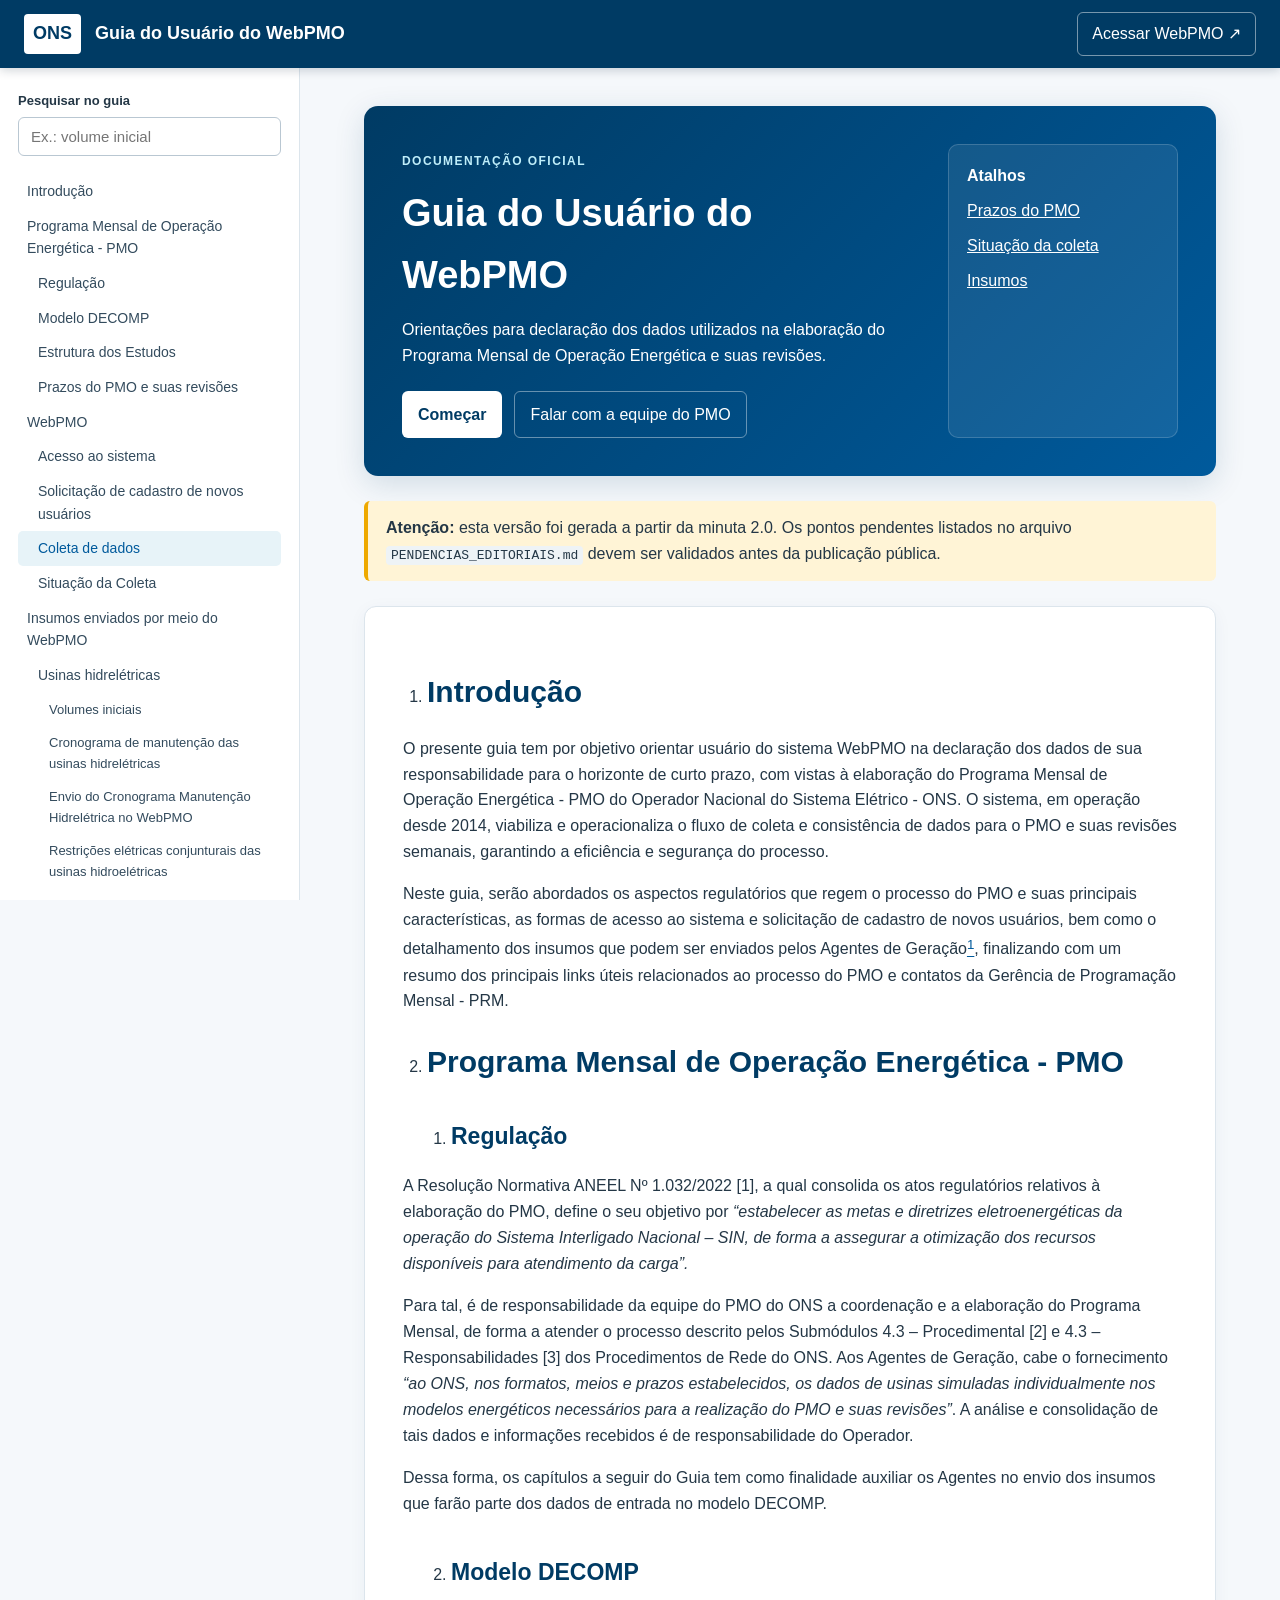
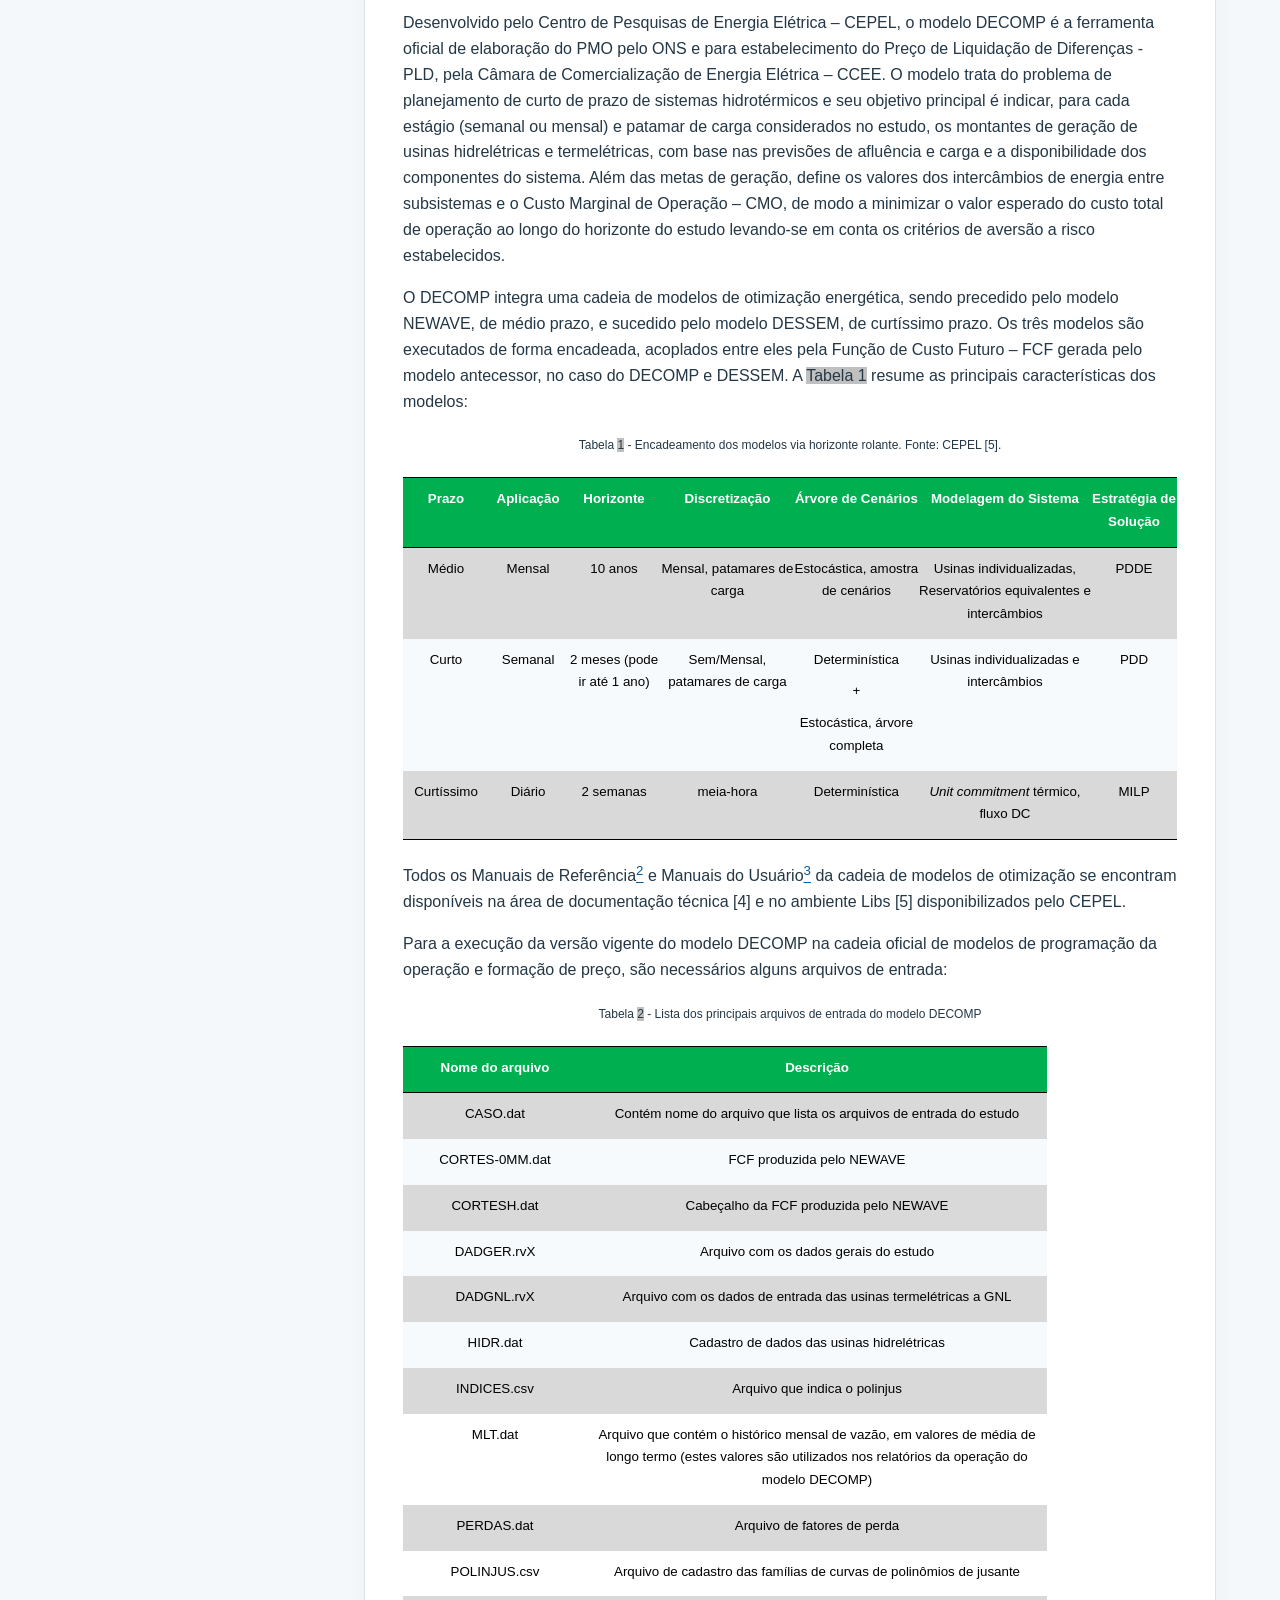
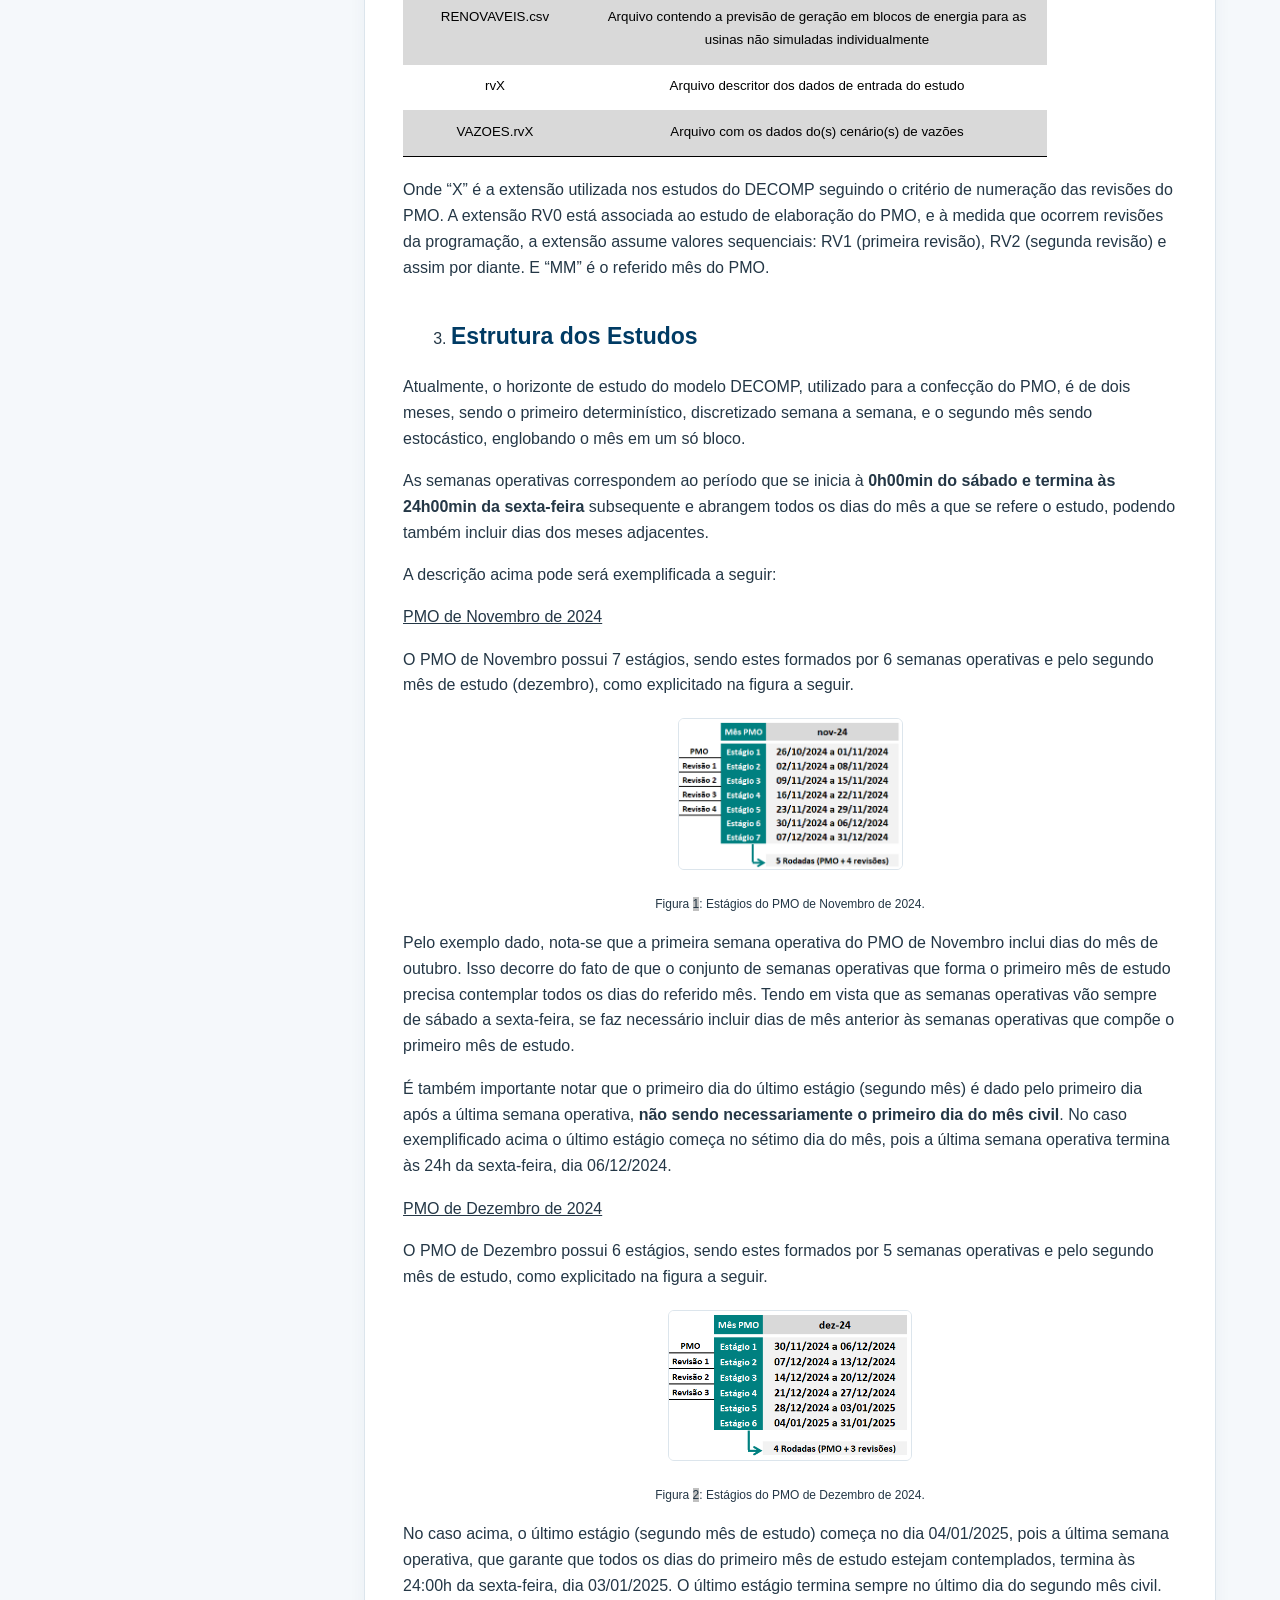
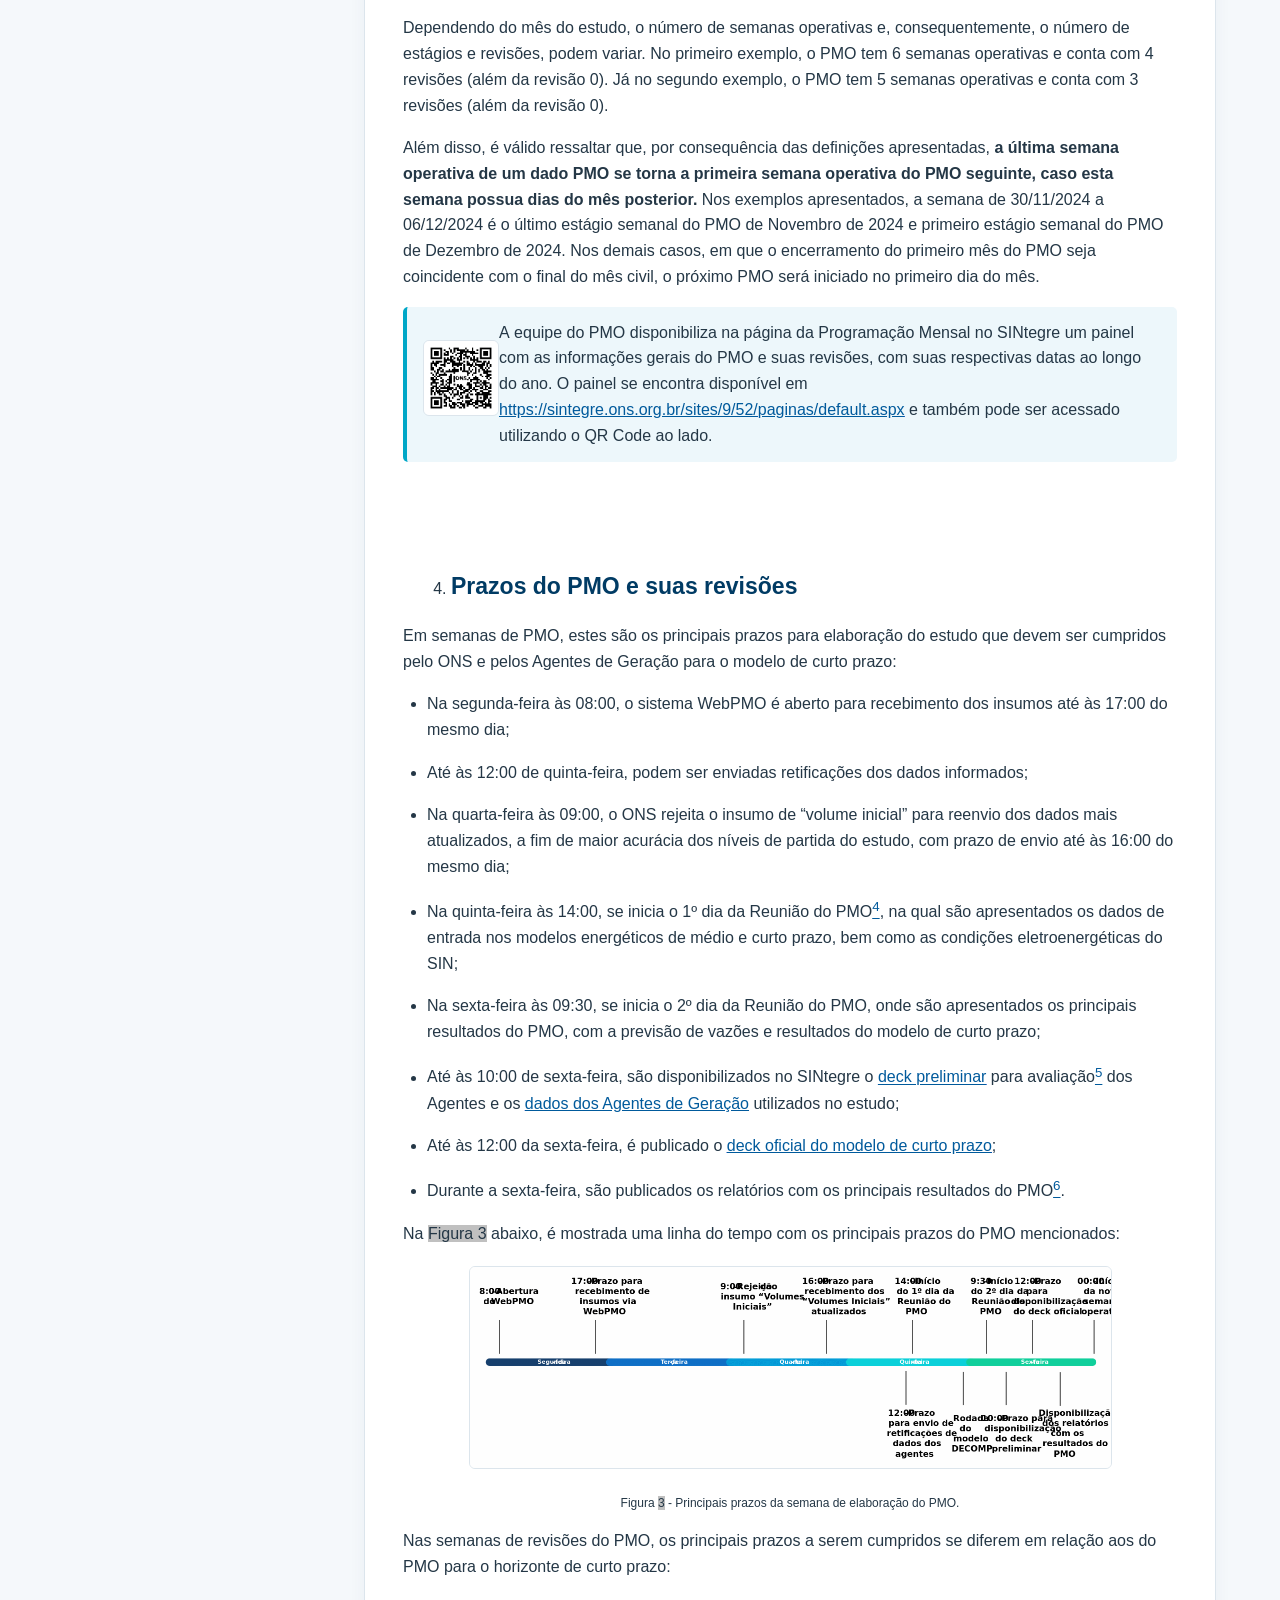
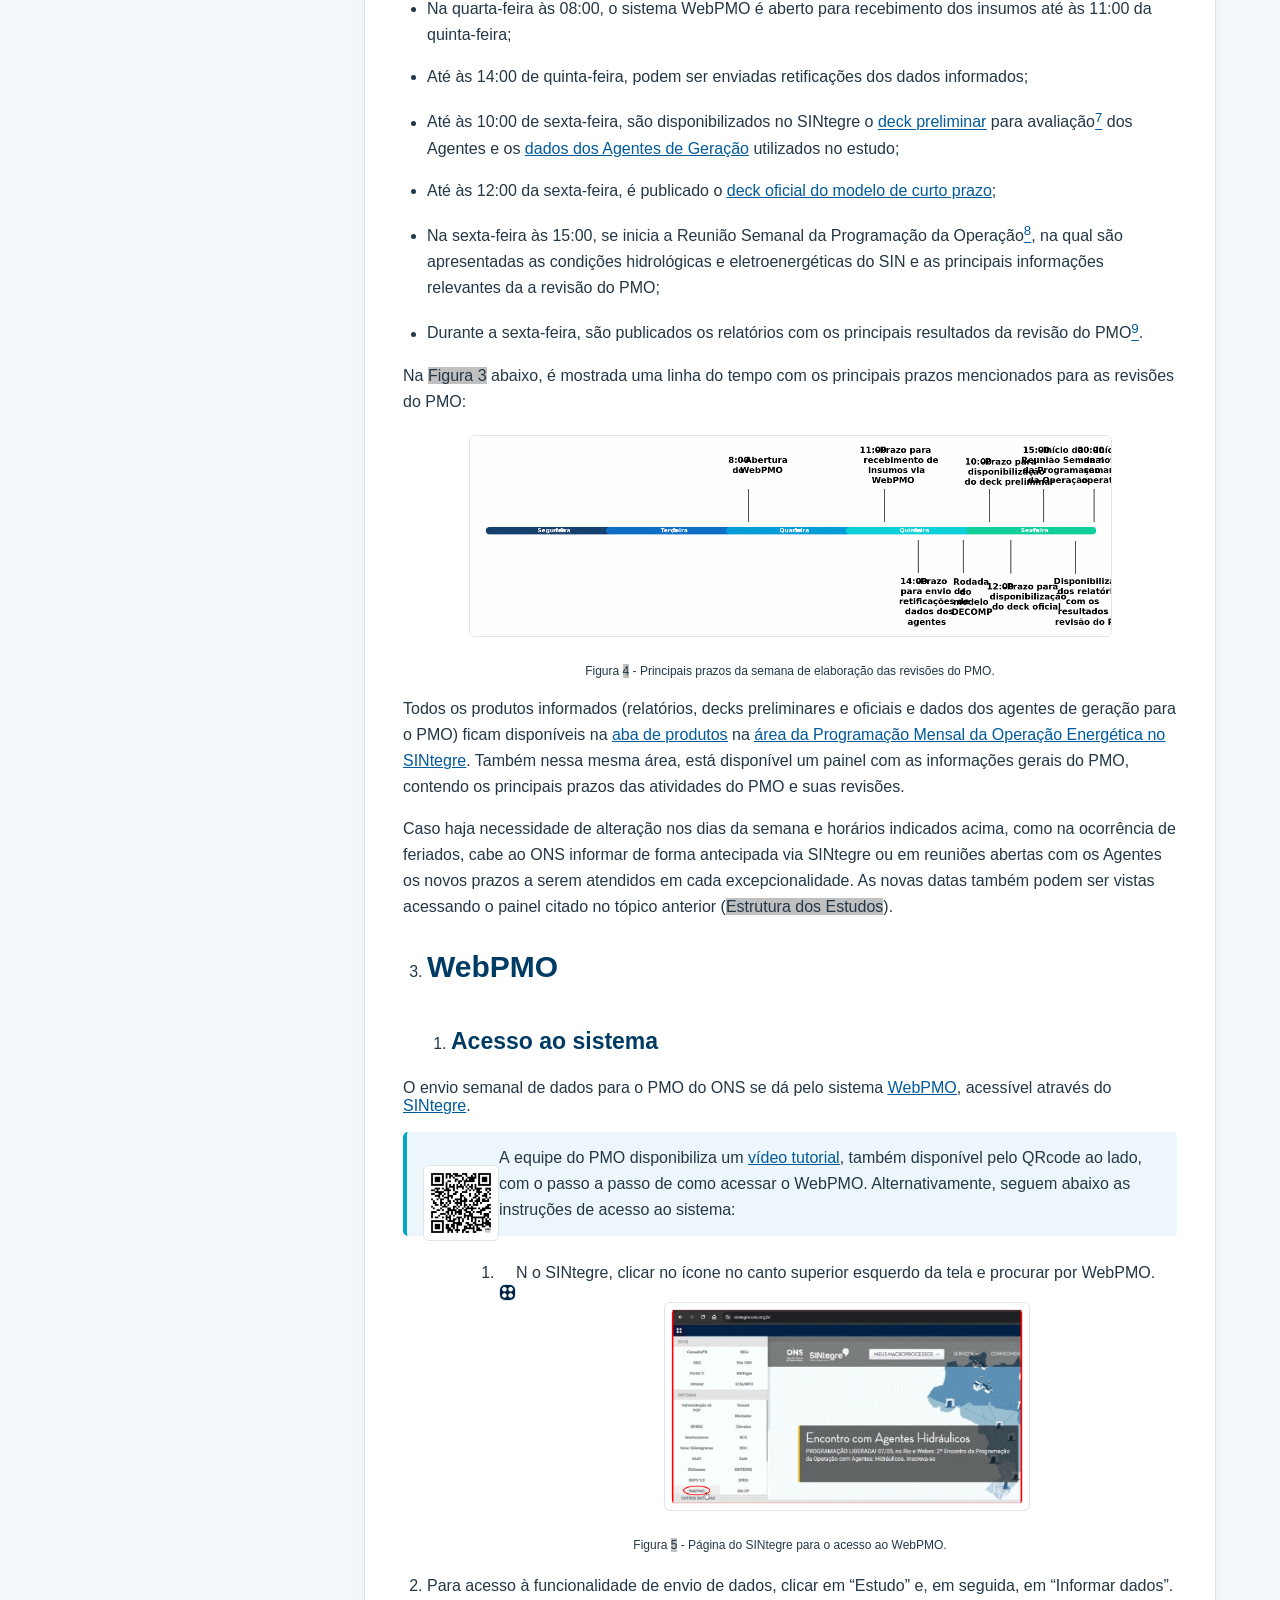
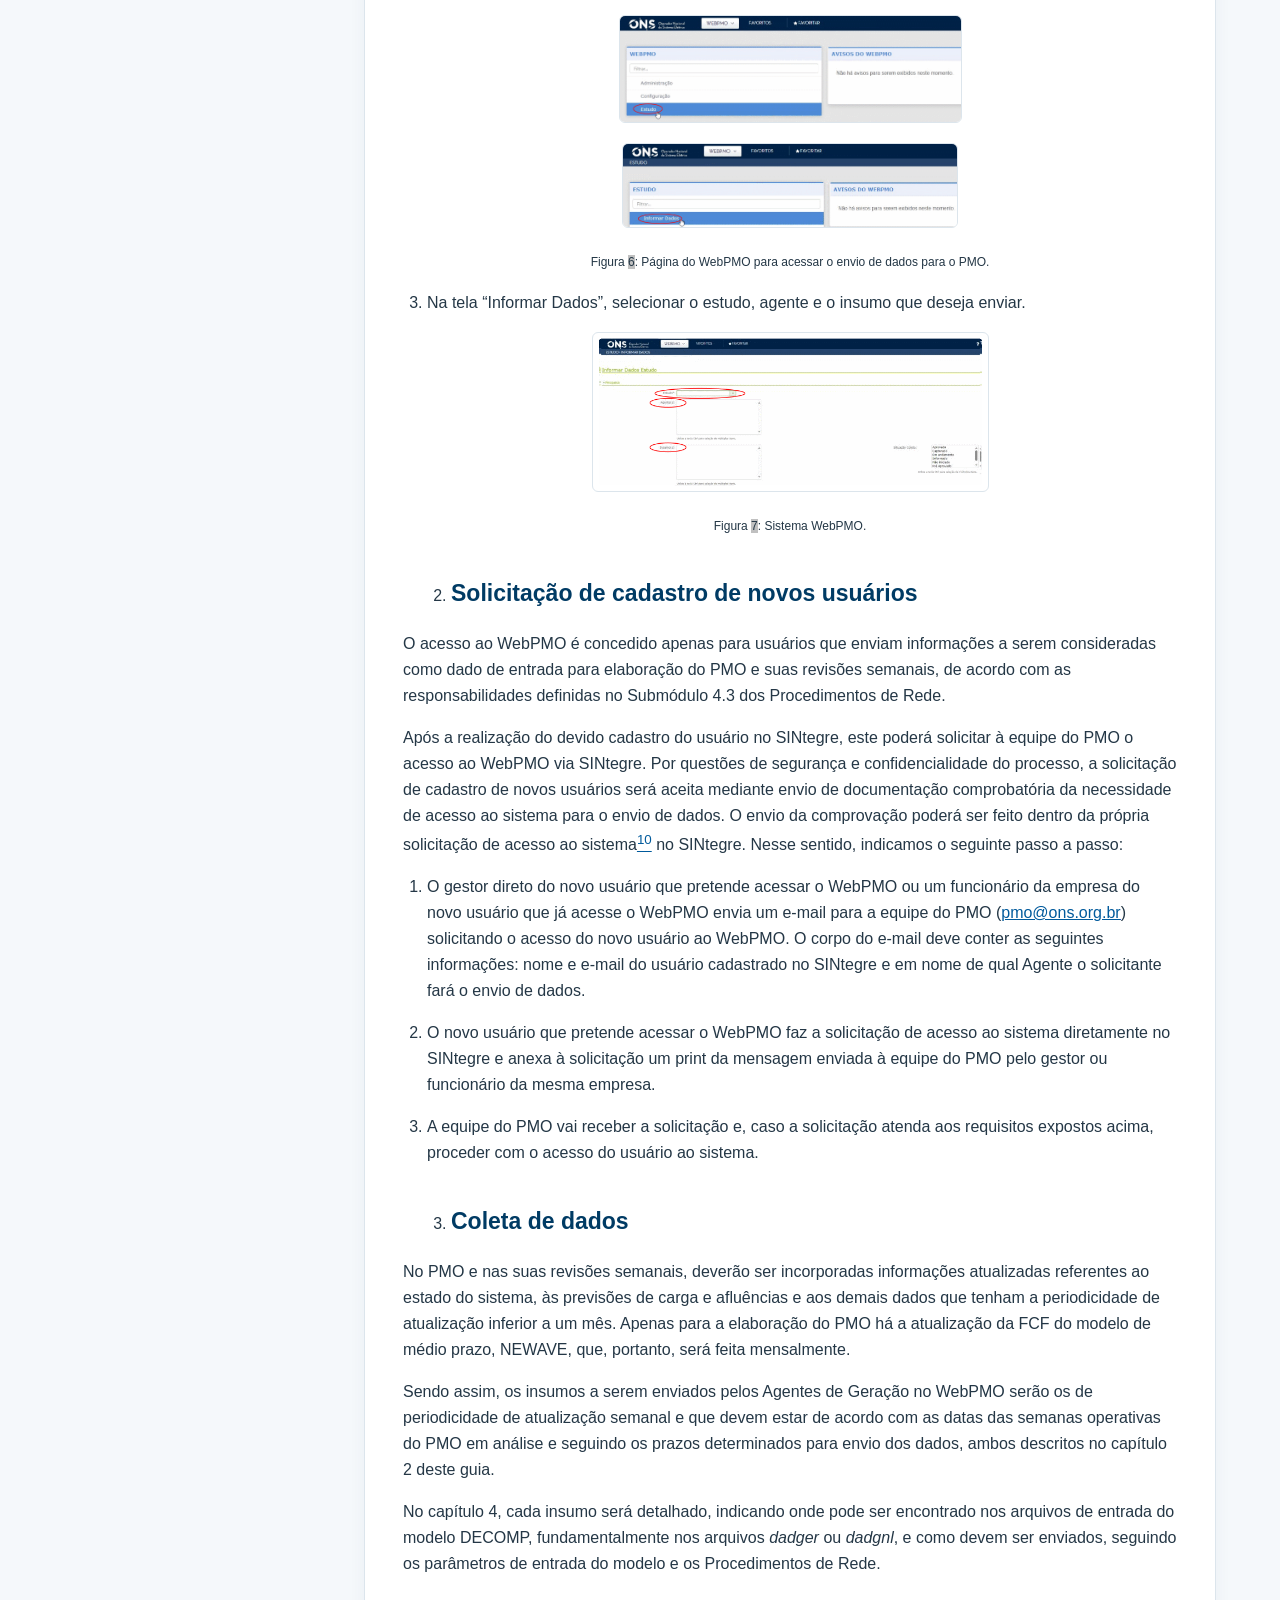
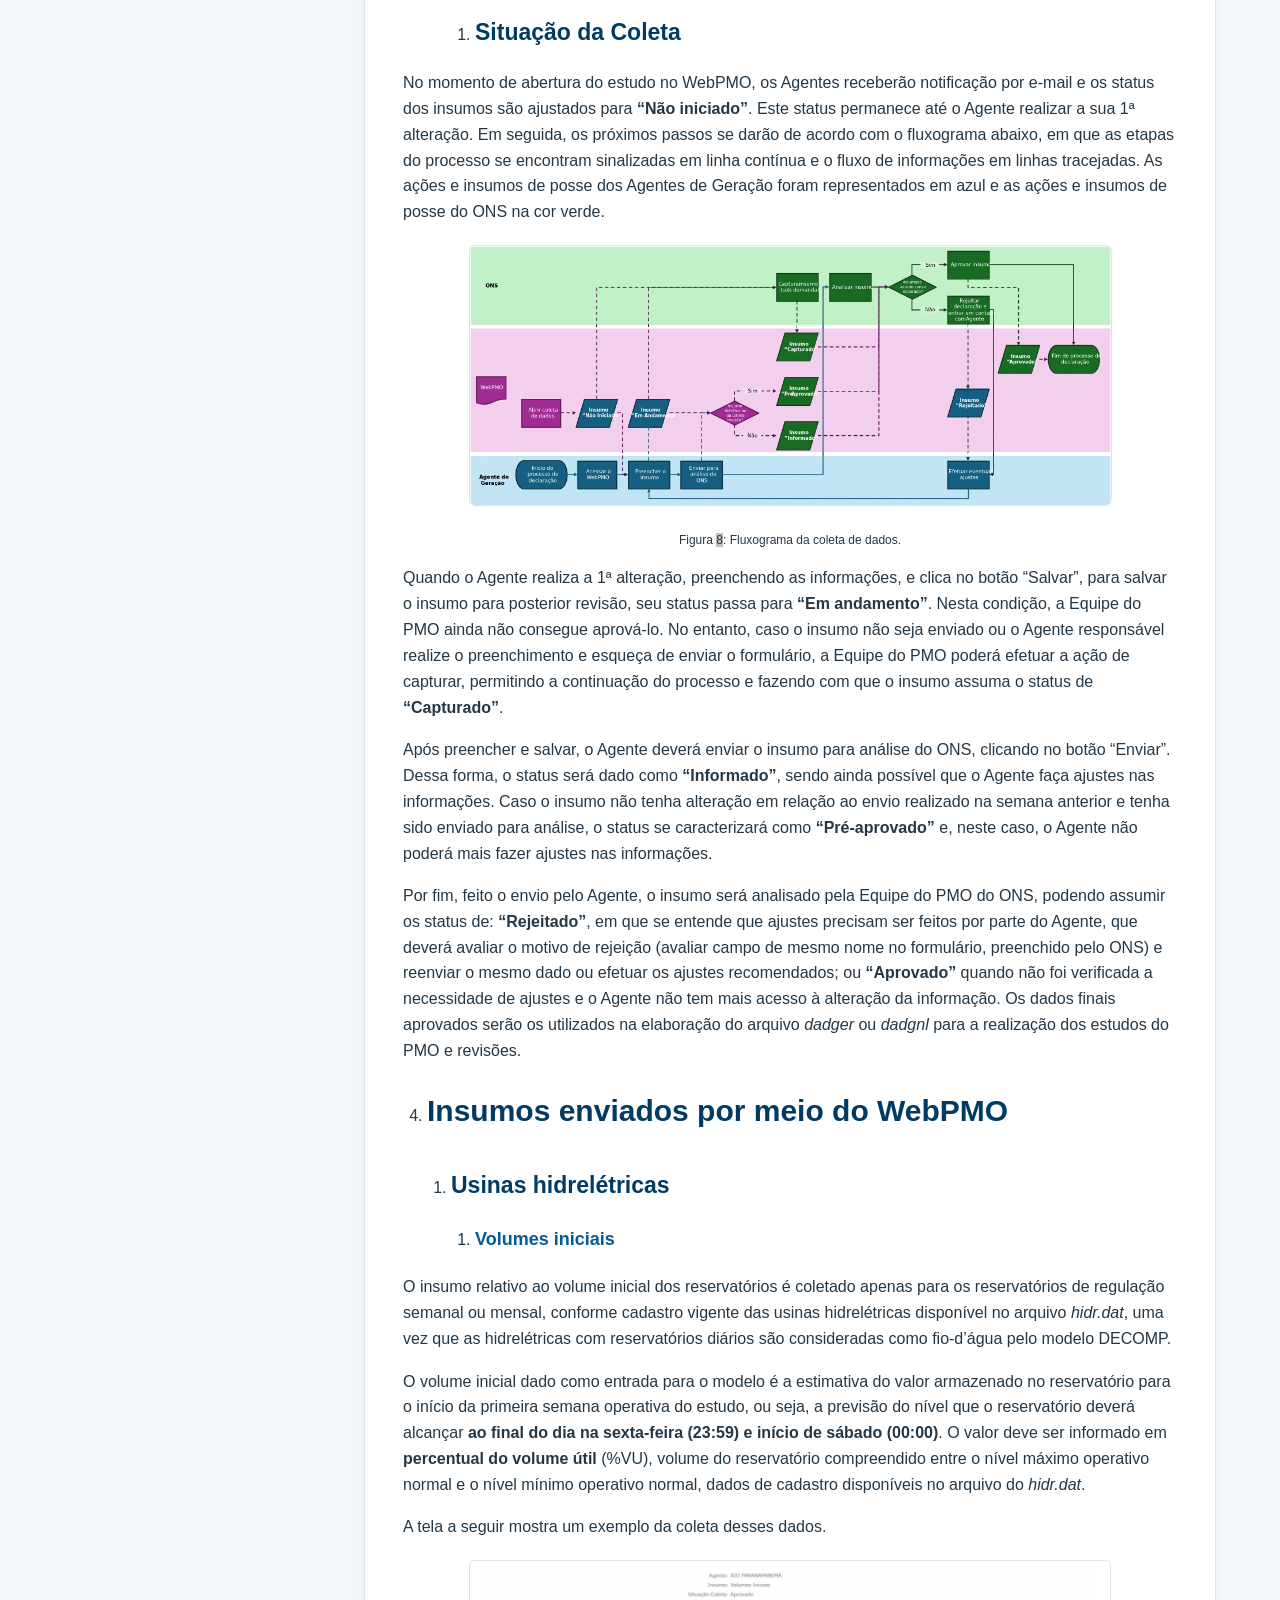
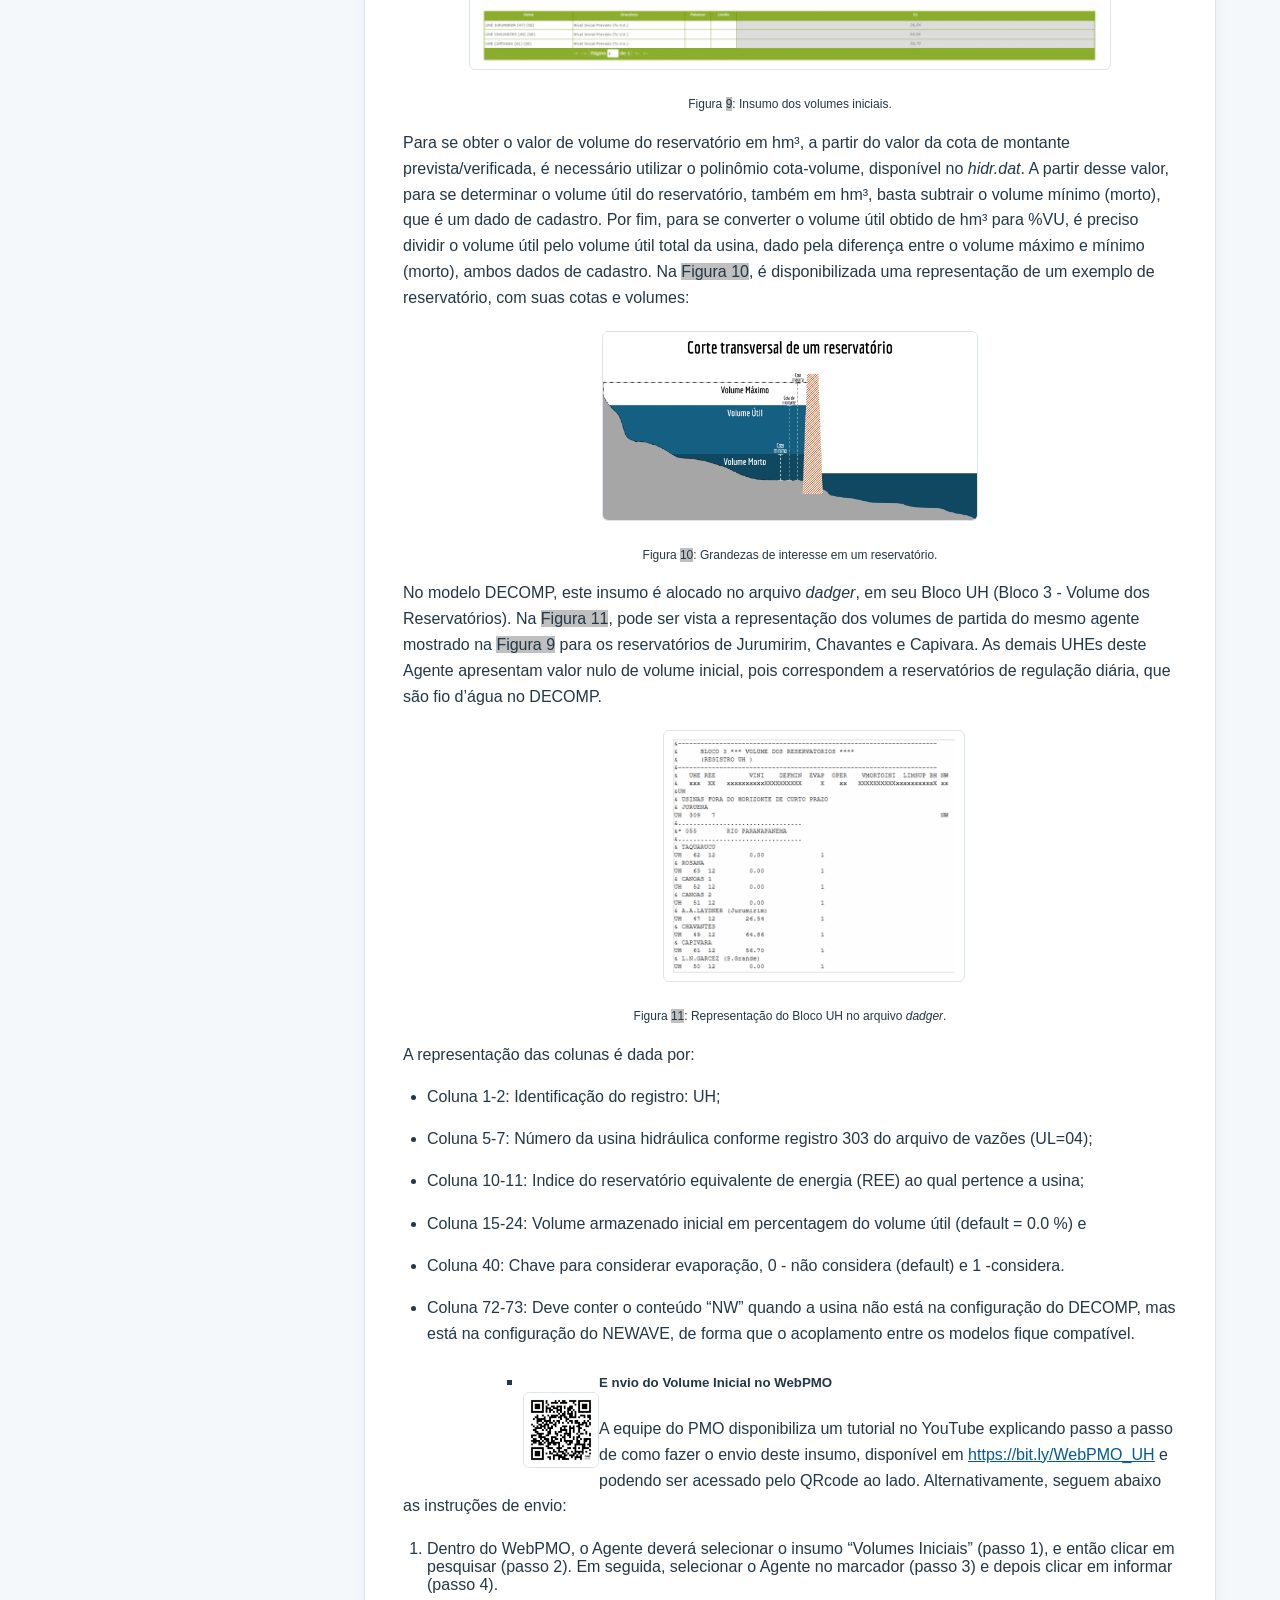
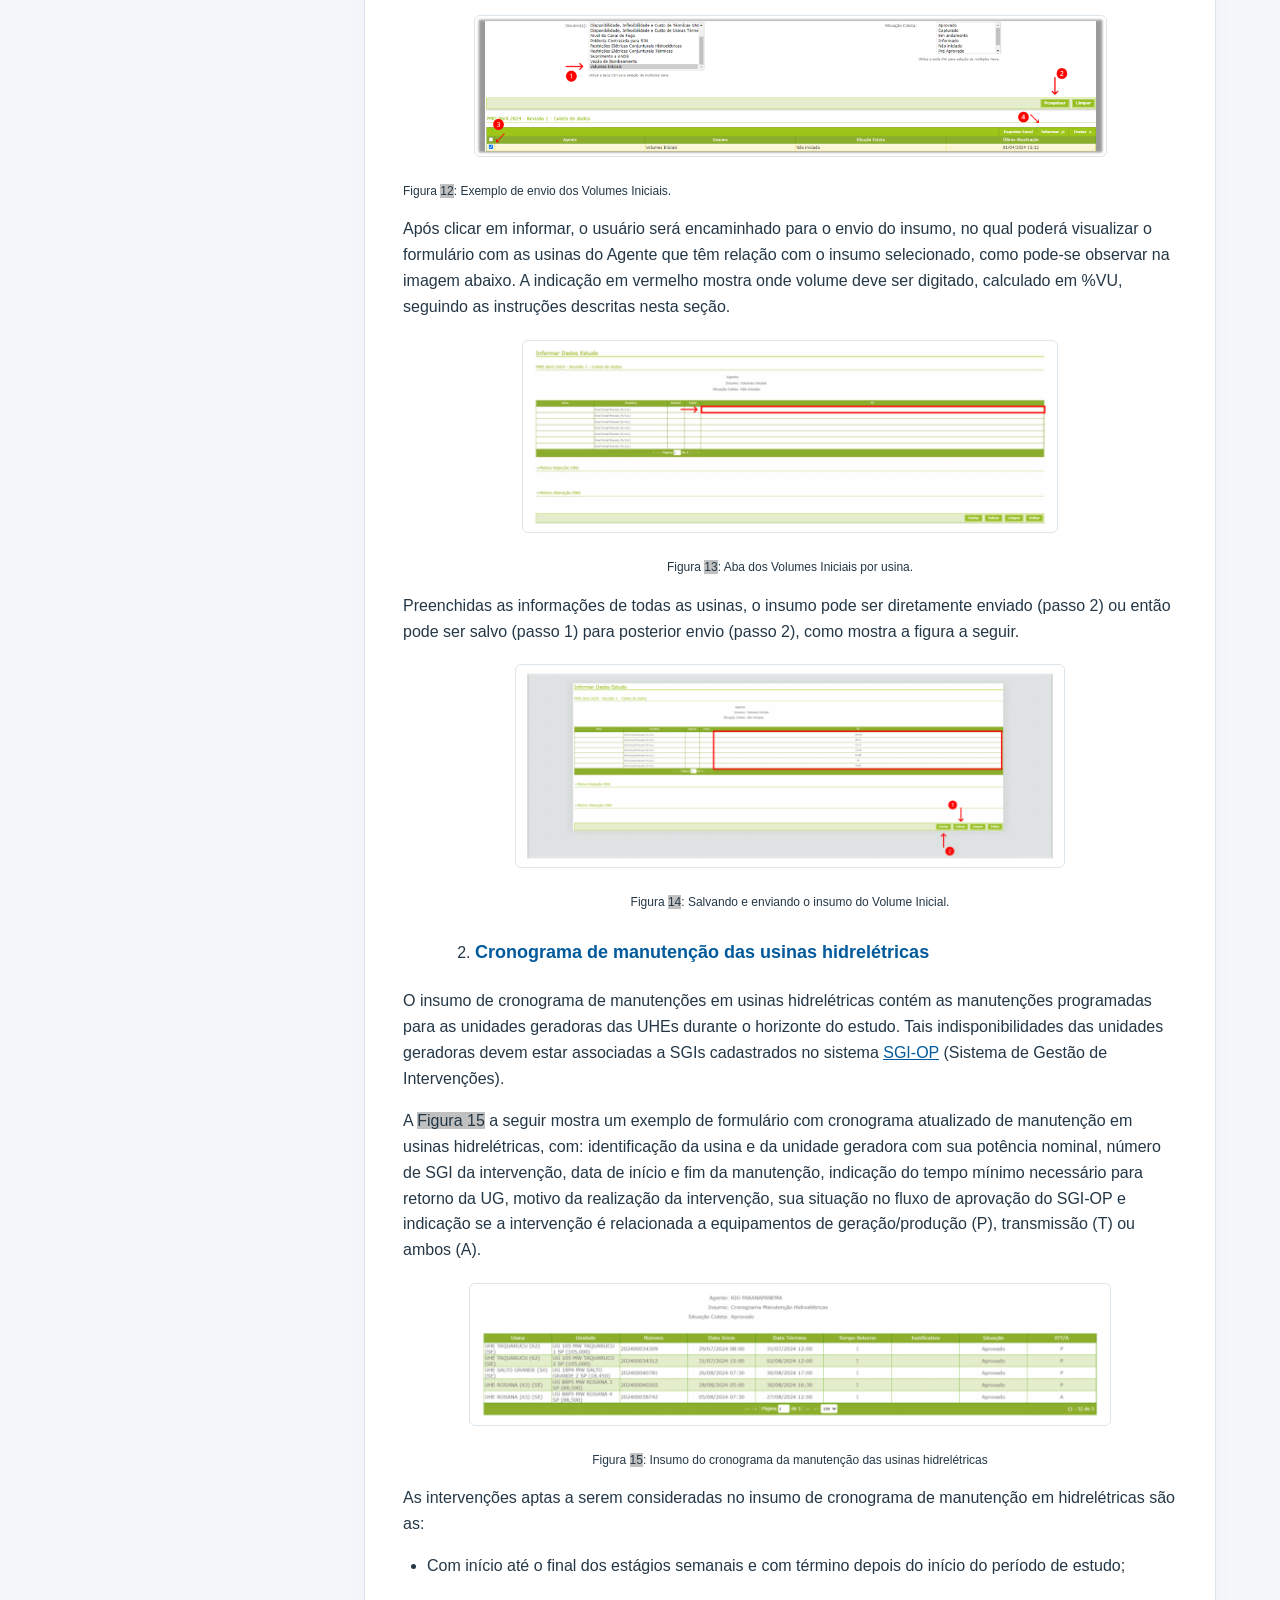
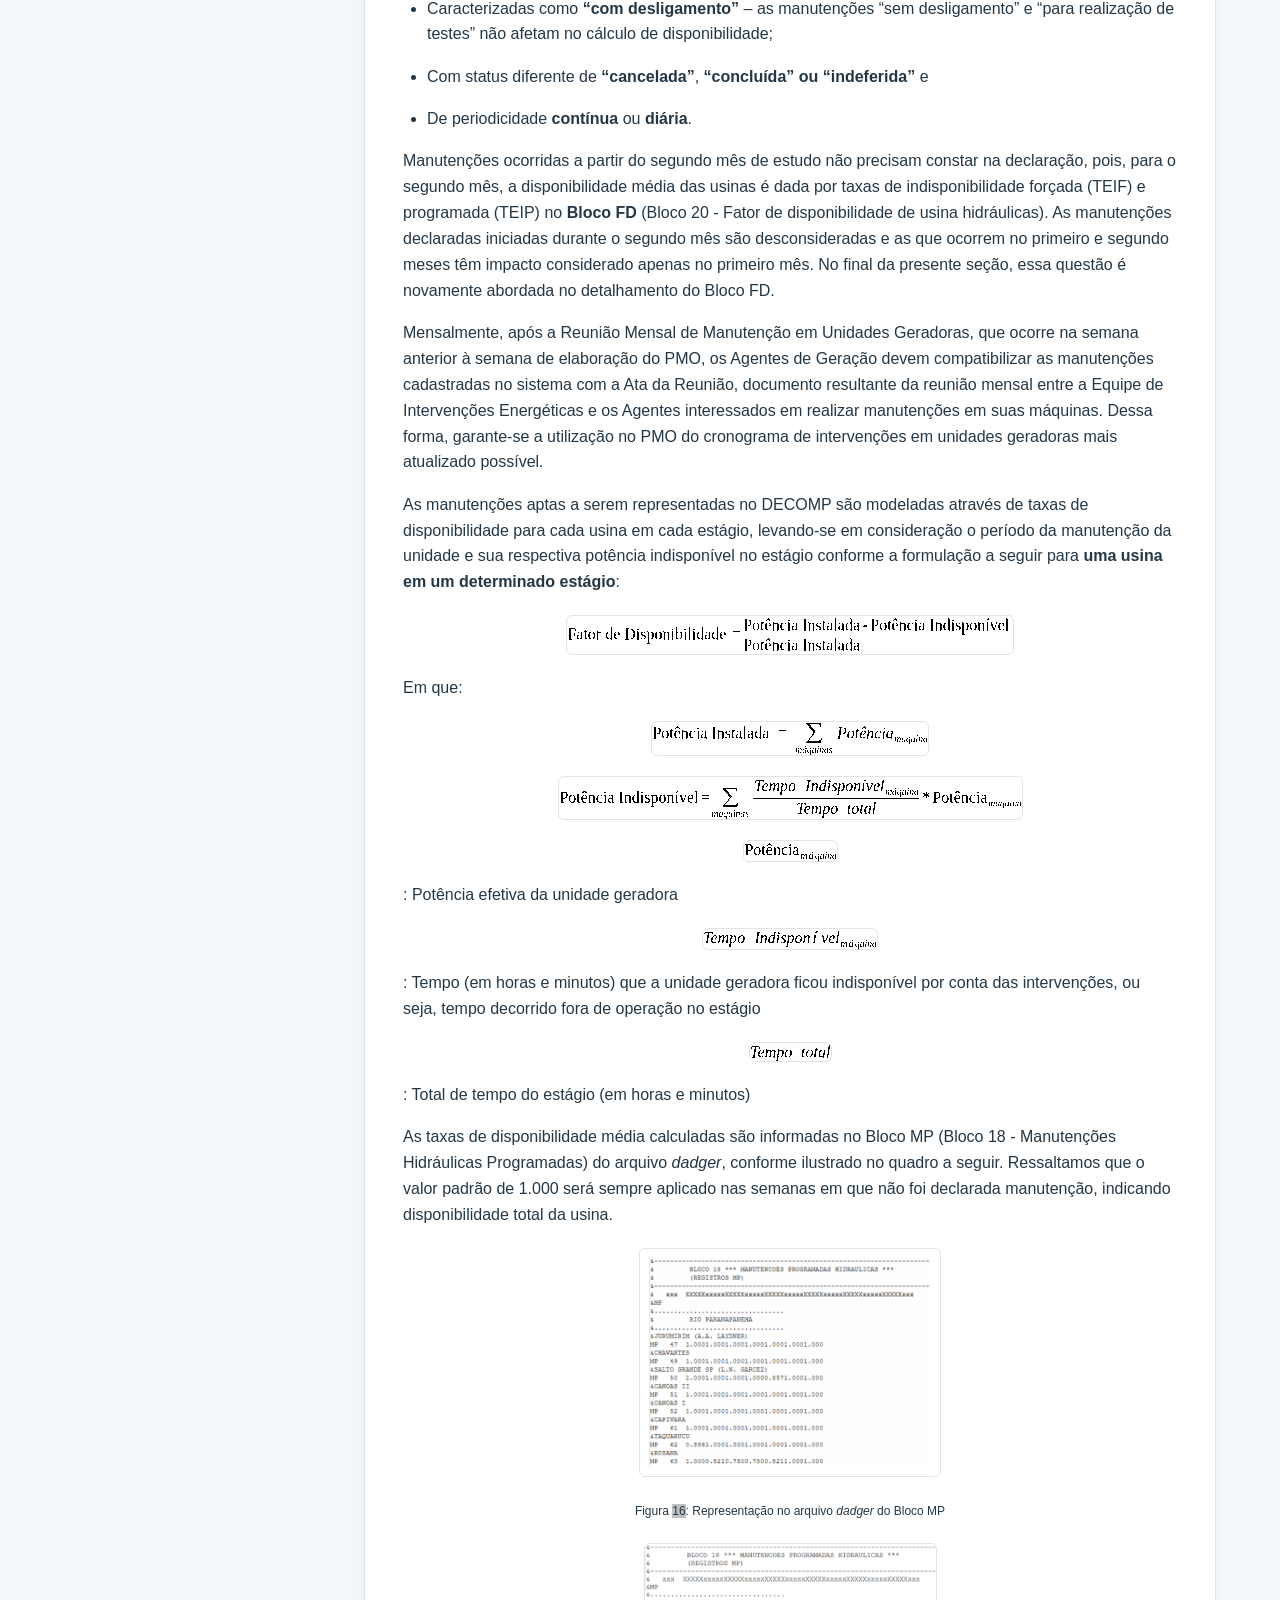
<file: index.html>
<!doctype html>
<html lang="pt-BR"><head><meta charset="utf-8"><meta name="viewport" content="width=device-width,initial-scale=1">
<title>Guia do Usuário do WebPMO | ONS</title><meta name="description" content="Documentação de uso do WebPMO para envio de dados ao PMO.">
<link rel="stylesheet" href="styles.css"></head><body>
<a class="skip" href="#conteudo">Ir para o conteúdo</a>
<header class="top"><button id="menuBtn" aria-label="Abrir menu">☰</button><div class="brand"><span class="brandmark">ONS</span><span>Guia do Usuário do WebPMO</span></div><a class="system" href="https://pop.ons.org.br/pop/" target="_blank" rel="noopener">Acessar WebPMO ↗</a></header>
<div class="layout"><aside id="sidebar"><div class="search"><label for="q">Pesquisar no guia</label><input id="q" type="search" placeholder="Ex.: volume inicial"></div><nav id="toc" aria-label="Sumário"></nav><div class="version">Versão 2.0 · Agosto/2026<br><span>Conteúdo em homologação</span></div></aside>
<main id="conteudo"><section class="hero"><div><p class="eyebrow">DOCUMENTAÇÃO OFICIAL</p><h1>Guia do Usuário do WebPMO</h1><p>Orientações para declaração dos dados utilizados na elaboração do Programa Mensal de Operação Energética e suas revisões.</p><div class="actions"><a class="primary" href="#acesso-ao-sistema">Começar</a><a href="mailto:pmo@ons.org.br">Falar com a equipe do PMO</a></div></div><div class="heroCard"><strong>Atalhos</strong><a href="#prazos-do-pmo-e-suas-revisoes">Prazos do PMO</a><a href="#situacao-da-coleta">Situação da coleta</a><a href="#insumos-enviados-por-meio-do-webpmo">Insumos</a></div></section>
<div class="notice"><strong>Atenção:</strong> esta versão foi gerada a partir da minuta 2.0. Os pontos pendentes listados no arquivo <code>PENDENCIAS_EDITORIAIS.md</code> devem ser validados antes da publicação pública.</div>
<article id="doc">
<div title="header">


</div>
<div dir="ltr" id="Table of Contents1">
<div dir="ltr" id="TextSection">
</div>































</div>

<ol>
<li><h2 id="introducao"><a name="_Toc235475271"></a>
	Introdução</h2></li>
</ol>
<p class="western" lang="pt-BR" style="margin-bottom: 0.17in">O
presente guia tem por objetivo orientar usuário do sistema WebPMO na
declaração dos dados de sua responsabilidade para o horizonte de
curto prazo, com vistas à elaboração do Programa Mensal de
Operação Energética - PMO do Operador Nacional do Sistema Elétrico
- ONS. O sistema, em operação desde 2014, viabiliza e
operacionaliza o fluxo de coleta e consistência de dados para o PMO
e suas revisões semanais, garantindo a eficiência e segurança do
processo.</p>
<p class="western" lang="pt-BR" style="margin-bottom: 0.17in">Neste
guia, serão abordados os aspectos regulatórios que regem o processo
do PMO e suas principais características, as formas de acesso ao
sistema e solicitação de cadastro de novos usuários, bem como o
detalhamento dos insumos que podem ser enviados pelos Agentes de
Geração<a class="sdfootnoteanc" href="#sdfootnote1sym" name="sdfootnote1anc"><sup>1</sup></a>,
finalizando com um resumo dos principais links úteis relacionados ao
processo do PMO e contatos da Gerência de Programação Mensal -
PRM.</p>
<ol start="2">
<li><h2 id="programa-mensal-de-operacao-energetica-pmo"><a name="_Toc235475272"></a>Programa
	Mensal de Operação Energética - PMO</h2>
<ol>
<li><h3 id="regulacao"><a name="_Toc235475273"></a>Regulação</h3></li>
</ol>
</li></ol>
<p class="western" lang="pt-BR" style="margin-bottom: 0.17in">A
Resolução Normativa ANEEL Nº 1.032/2022 [1], a qual consolida os
atos regulatórios relativos à elaboração do PMO, define o seu
objetivo por <i>“estabelecer as metas e diretrizes
eletroenergéticas da operação do Sistema Interligado Nacional –
SIN, de forma a assegurar a otimização dos recursos disponíveis
para atendimento da carga”.</i></p>
<p class="western" lang="pt-BR" style="margin-bottom: 0.17in">Para
tal, é de responsabilidade da equipe do PMO do ONS a coordenação e
a elaboração do Programa Mensal, de forma a atender o processo
descrito pelos Submódulos 4.3 – Procedimental [2] e 4.3 –
Responsabilidades [3] dos Procedimentos de Rede do ONS. Aos Agentes
de Geração, cabe o fornecimento <i>“ao ONS, nos formatos, meios e
prazos estabelecidos, os dados de usinas simuladas individualmente
nos modelos energéticos necessários para a realização do PMO e
suas revisões”</i>. A análise e consolidação de tais dados e
informações recebidos é de responsabilidade do Operador.</p>
<p class="western" lang="pt-BR" style="margin-bottom: 0.17in">Dessa
forma, os capítulos a seguir do Guia tem como finalidade auxiliar os
Agentes no envio dos insumos que farão parte dos dados de entrada no
modelo DECOMP.</p>
<ol>
<ol start="2">
<li><h3 id="modelo-decomp"><a name="_Toc235475274"></a>Modelo
		DECOMP</h3></li>
</ol>
</ol>
<p class="western" lang="pt-BR" style="margin-bottom: 0.17in">Desenvolvido
pelo Centro de Pesquisas de Energia Elétrica – CEPEL, o modelo
DECOMP é a ferramenta oficial de elaboração do PMO pelo ONS e para
estabelecimento do Preço de Liquidação de Diferenças - PLD, pela
Câmara de Comercialização de Energia Elétrica – CCEE. O modelo
trata do problema de planejamento de curto de prazo de sistemas
hidrotérmicos e seu objetivo principal é indicar, para cada estágio
(semanal ou mensal) e patamar de carga considerados no estudo, os
montantes de geração de usinas hidrelétricas e termelétricas, com
base nas previsões de afluência e carga e a disponibilidade dos
componentes do sistema. Além das metas de geração, define os
valores dos intercâmbios de energia entre subsistemas e o Custo
Marginal de Operação – CMO, de modo a minimizar o valor esperado
do custo total de operação ao longo do horizonte do estudo
levando-se em conta os critérios de aversão a risco estabelecidos.</p>
<p lang="pt-BR" style="margin-bottom: 0.17in">O DECOMP integra uma
cadeia de modelos de otimização energética, sendo precedido pelo
modelo NEWAVE, de médio prazo, e sucedido pelo modelo DESSEM, de
curtíssimo prazo. Os três modelos são executados de forma
encadeada, acoplados entre eles pela Função de Custo Futuro – FCF
gerada pelo modelo antecessor, no caso do DECOMP e DESSEM. A <span style="background: #c0c0c0">Tabela 1</span>
resume as principais características dos modelos:</p>
<p align="center" lang="pt-BR" style="margin-bottom: 0.14in"><a name="_Ref174441947"></a>
<font size="2" style="font-size: 9pt">Tabela <span style="background: #c0c0c0">1</span>
- Encadeamento dos modelos via horizonte rolante. Fonte: CEPEL [5].</font></p>
<table cellpadding="5" cellspacing="0" width="100%">
<col width="29*"/>
<col width="27*"/>
<col width="31*"/>
<col width="44*"/>
<col width="41*"/>
<col width="57*"/>
<col width="28*"/>
<tbody>
<tr>
<td bgcolor="#00b050" height="29" style="background: #00b050; border-top: 1.00pt solid #000000; border-bottom: 1.00pt solid #000000; border-left: none; border-right: none; padding: 0in" width="11%"><p align="center" class="western" lang="pt-BR">
<font color="#ffffff"><font size="2" style="font-size: 10pt"><span style="letter-spacing: normal"><b>Prazo</b></span></font></font></p>
</td>
<td bgcolor="#00b050" style="background: #00b050; border-top: 1.00pt solid #000000; border-bottom: 1.00pt solid #000000; border-left: none; border-right: none; padding: 0in" width="10%"><p align="center" class="western" lang="pt-BR">
<font color="#ffffff"><font size="2" style="font-size: 10pt"><span style="letter-spacing: normal"><b>Aplicação</b></span></font></font></p>
</td>
<td bgcolor="#00b050" style="background: #00b050; border-top: 1.00pt solid #000000; border-bottom: 1.00pt solid #000000; border-left: none; border-right: none; padding: 0in" width="12%"><p align="center" class="western" lang="pt-BR">
<font color="#ffffff"><font size="2" style="font-size: 10pt"><span style="letter-spacing: normal"><b>Horizonte</b></span></font></font></p>
</td>
<td bgcolor="#00b050" style="background: #00b050; border-top: 1.00pt solid #000000; border-bottom: 1.00pt solid #000000; border-left: none; border-right: none; padding: 0in" width="17%"><p align="center" class="western" lang="pt-BR">
<font color="#ffffff"><font size="2" style="font-size: 10pt"><span style="letter-spacing: normal"><b>Discretização</b></span></font></font></p>
</td>
<td bgcolor="#00b050" style="background: #00b050; border-top: 1.00pt solid #000000; border-bottom: 1.00pt solid #000000; border-left: none; border-right: none; padding: 0in" width="16%"><p align="center" class="western" lang="pt-BR">
<font color="#ffffff"><font size="2" style="font-size: 10pt"><span style="letter-spacing: normal"><b>Árvore
				de Cenários</b></span></font></font></p>
</td>
<td bgcolor="#00b050" style="background: #00b050; border-top: 1.00pt solid #000000; border-bottom: 1.00pt solid #000000; border-left: none; border-right: none; padding: 0in" width="22%"><p align="center" class="western" lang="pt-BR">
<font color="#ffffff"><font size="2" style="font-size: 10pt"><span style="letter-spacing: normal"><b>Modelagem
				do Sistema</b></span></font></font></p>
</td>
<td bgcolor="#00b050" style="background: #00b050; border-top: 1.00pt solid #000000; border-bottom: 1.00pt solid #000000; border-left: none; border-right: none; padding: 0in" width="11%"><p align="center" class="western" lang="pt-BR">
<font color="#ffffff"><font size="2" style="font-size: 10pt"><span style="letter-spacing: normal"><b>Estratégia
				de Solução</b></span></font></font></p>
</td>
</tr>
</tbody>
<tbody>
<tr>
<td bgcolor="#d9d9d9" height="50" style="background: #d9d9d9; border: none; padding: 0in" width="11%"><p align="center" class="western" lang="pt-BR">
<font color="#000000"><font size="2" style="font-size: 10pt"><span style="letter-spacing: normal">Médio</span></font></font></p>
</td>
<td bgcolor="#d9d9d9" style="background: #d9d9d9; border: none; padding: 0in" width="10%"><p align="center" class="western" lang="pt-BR">
<font color="#000000"><font size="2" style="font-size: 10pt"><span style="letter-spacing: normal">Mensal</span></font></font></p>
</td>
<td bgcolor="#d9d9d9" style="background: #d9d9d9; border: none; padding: 0in" width="12%"><p align="center" class="western" lang="pt-BR">
<font color="#000000"><font size="2" style="font-size: 10pt"><span style="letter-spacing: normal">10
				anos</span></font></font></p>
</td>
<td bgcolor="#d9d9d9" style="background: #d9d9d9; border: none; padding: 0in" width="17%"><p align="center" class="western" lang="pt-BR">
<font color="#000000"><font size="2" style="font-size: 10pt"><span style="letter-spacing: normal">Mensal,
				patamares de carga</span></font></font></p>
</td>
<td bgcolor="#d9d9d9" style="background: #d9d9d9; border: none; padding: 0in" width="16%"><p align="center" class="western" lang="pt-BR">
<font color="#000000"><font size="2" style="font-size: 10pt"><span style="letter-spacing: normal">Estocástica,
				amostra de cenários</span></font></font></p>
</td>
<td bgcolor="#d9d9d9" style="background: #d9d9d9; border: none; padding: 0in" width="22%"><p align="center" class="western" lang="pt-BR">
<font color="#000000"><font size="2" style="font-size: 10pt"><span style="letter-spacing: normal">Usinas
				individualizadas, Reservatórios equivalentes e intercâmbios</span></font></font></p>
</td>
<td bgcolor="#d9d9d9" style="background: #d9d9d9; border: none; padding: 0in" width="11%"><p align="center" class="western" lang="pt-BR">
<font color="#000000"><font size="2" style="font-size: 10pt"><span style="letter-spacing: normal">PDDE</span></font></font></p>
</td>
</tr>
<tr>
<td height="30" style="border: none; padding: 0in" width="11%"><p align="center" class="western" lang="pt-BR">
<font color="#000000"><font size="2" style="font-size: 10pt"><span style="letter-spacing: normal">Curto</span></font></font></p>
</td>
<td style="border: none; padding: 0in" width="10%"><p align="center" class="western" lang="pt-BR">
<font color="#000000"><font size="2" style="font-size: 10pt"><span style="letter-spacing: normal">Semanal</span></font></font></p>
</td>
<td style="border: none; padding: 0in" width="12%"><p align="center" class="western" lang="pt-BR">
<font color="#000000"><font size="2" style="font-size: 10pt"><span style="letter-spacing: normal">2
				meses (pode ir até 1 ano)</span></font></font></p>
</td>
<td style="border: none; padding: 0in" width="17%"><p align="center" class="western" lang="pt-BR">
<font color="#000000"><font size="2" style="font-size: 10pt"><span style="letter-spacing: normal">Sem/Mensal,
				patamares de carga</span></font></font></p>
</td>
<td style="border: none; padding: 0in" width="16%"><p align="center" class="western" lang="pt-BR" style="margin-bottom: 0in">
<font color="#000000"><font size="2" style="font-size: 10pt"><span style="letter-spacing: normal">Determinística</span></font></font></p>
<p align="center" class="western" lang="pt-BR" style="margin-bottom: 0in">
<font color="#000000"><font size="2" style="font-size: 10pt"><span style="letter-spacing: normal">+</span></font></font></p>
<p align="center" class="western" lang="pt-BR"><font color="#000000"><font size="2" style="font-size: 10pt"><span style="letter-spacing: normal">Estocástica,
				árvore completa</span></font></font></p>
</td>
<td style="border: none; padding: 0in" width="22%"><p align="center" class="western" lang="pt-BR">
<font color="#000000"><font size="2" style="font-size: 10pt"><span style="letter-spacing: normal">Usinas
				individualizadas e intercâmbios</span></font></font></p>
</td>
<td style="border: none; padding: 0in" width="11%"><p align="center" class="western" lang="pt-BR">
<font color="#000000"><font size="2" style="font-size: 10pt"><span style="letter-spacing: normal">PDD</span></font></font></p>
</td>
</tr>
<tr>
<td bgcolor="#d9d9d9" height="9" style="background: #d9d9d9; border-top: none; border-bottom: 1.00pt solid #000000; border-left: none; border-right: none; padding: 0in" width="11%"><p align="center" class="western" lang="pt-BR">
<font color="#000000"><font size="2" style="font-size: 10pt"><span style="letter-spacing: normal">Curtíssimo</span></font></font></p>
</td>
<td bgcolor="#d9d9d9" style="background: #d9d9d9; border-top: none; border-bottom: 1.00pt solid #000000; border-left: none; border-right: none; padding: 0in" width="10%"><p align="center" class="western" lang="pt-BR">
<font color="#000000"><font size="2" style="font-size: 10pt"><span style="letter-spacing: normal">Diário</span></font></font></p>
</td>
<td bgcolor="#d9d9d9" style="background: #d9d9d9; border-top: none; border-bottom: 1.00pt solid #000000; border-left: none; border-right: none; padding: 0in" width="12%"><p align="center" class="western" lang="pt-BR">
<font color="#000000"><font size="2" style="font-size: 10pt"><span style="letter-spacing: normal">2
				semanas</span></font></font></p>
</td>
<td bgcolor="#d9d9d9" style="background: #d9d9d9; border-top: none; border-bottom: 1.00pt solid #000000; border-left: none; border-right: none; padding: 0in" width="17%"><p align="center" class="western" lang="pt-BR">
<font color="#000000"><font size="2" style="font-size: 10pt"><span style="letter-spacing: normal">meia-hora</span></font></font></p>
</td>
<td bgcolor="#d9d9d9" style="background: #d9d9d9; border-top: none; border-bottom: 1.00pt solid #000000; border-left: none; border-right: none; padding: 0in" width="16%"><p align="center" class="western" lang="pt-BR">
<font color="#000000"><font size="2" style="font-size: 10pt"><span style="letter-spacing: normal">Determinística</span></font></font></p>
</td>
<td bgcolor="#d9d9d9" style="background: #d9d9d9; border-top: none; border-bottom: 1.00pt solid #000000; border-left: none; border-right: none; padding: 0in" width="22%"><p align="center" class="western" lang="pt-BR">
<font color="#000000"><font size="2" style="font-size: 10pt"><span style="letter-spacing: normal"><span lang="en-US"><i>Unit
				commitment</i></span></span></font></font><font color="#000000"><font size="2" style="font-size: 10pt"><span style="letter-spacing: normal"><span lang="en-US">
				térmico, fluxo DC</span></span></font></font></p>
</td>
<td bgcolor="#d9d9d9" style="background: #d9d9d9; border-top: none; border-bottom: 1.00pt solid #000000; border-left: none; border-right: none; padding: 0in" width="11%"><p align="center" class="western" lang="pt-BR">
<font color="#000000"><font size="2" style="font-size: 10pt"><span style="letter-spacing: normal">MILP</span></font></font></p>
</td>
</tr>
</tbody>
</table>
<p class="western" lang="pt-BR" style="margin-top: 0.17in; margin-bottom: 0.17in">
Todos os Manuais de Referência<a class="sdfootnoteanc" href="#sdfootnote2sym" name="sdfootnote2anc"><sup>2</sup></a>
e Manuais do Usuário<a class="sdfootnoteanc" href="#sdfootnote3sym" name="sdfootnote3anc"><sup>3</sup></a>
da cadeia de modelos de otimização se encontram disponíveis na
área de documentação técnica [4] e no ambiente Libs [5]
disponibilizados pelo CEPEL. 
</p>
<p class="western" lang="pt-BR" style="margin-top: 0.17in; margin-bottom: 0.17in">
Para a execução da versão vigente do modelo DECOMP na cadeia
oficial de modelos de programação da operação e formação de
preço, são necessários alguns arquivos de entrada:</p>
<p align="center" lang="pt-BR" style="margin-bottom: 0.14in"><font size="2" style="font-size: 9pt">Tabela
<span style="background: #c0c0c0">2</span> - Lista dos principais
arquivos de entrada do modelo DECOMP</font></p>
<table cellpadding="5" cellspacing="0" width="664">
<col width="184"/>
<col width="460"/>
<tbody>
<tr>
<td bgcolor="#00b050" height="10" style="background: #00b050; border-top: 1.00pt solid #000000; border-bottom: 1.00pt solid #000000; border-left: none; border-right: none; padding: 0in" width="184"><p align="center" class="western" lang="pt-BR">
<font color="#ffffff"><font size="2" style="font-size: 10pt"><span style="letter-spacing: normal"><b>Nome
				do arquivo</b></span></font></font></p>
</td>
<td bgcolor="#00b050" style="background: #00b050; border-top: 1.00pt solid #000000; border-bottom: 1.00pt solid #000000; border-left: none; border-right: none; padding: 0in" width="460"><p align="center" class="western" lang="pt-BR">
<font color="#ffffff"><font size="2" style="font-size: 10pt"><span style="letter-spacing: normal"><b>Descrição
				</b></span></font></font>
</p>
</td>
</tr>
</tbody>
<tbody>
<tr>
<td bgcolor="#d9d9d9" height="10" style="background: #d9d9d9; border: none; padding: 0in" width="184"><p align="center" class="western" lang="pt-BR">
<font color="#000000"><font size="2" style="font-size: 10pt"><span style="letter-spacing: normal">CASO.dat</span></font></font></p>
</td>
<td bgcolor="#d9d9d9" style="background: #d9d9d9; border: none; padding: 0in" width="460"><p align="center" class="western" lang="pt-BR">
<font color="#000000"><font size="2" style="font-size: 10pt"><span style="letter-spacing: normal">Contém
				nome do arquivo que lista os arquivos de entrada do estudo</span></font></font></p>
</td>
</tr>
<tr>
<td height="10" style="border: none; padding: 0in" width="184"><p align="center" class="western" lang="pt-BR">
<font color="#000000"><font size="2" style="font-size: 10pt"><span style="letter-spacing: normal">CORTES-0MM.dat</span></font></font></p>
</td>
<td style="border: none; padding: 0in" width="460"><p align="center" class="western" lang="pt-BR">
<font color="#000000"><font size="2" style="font-size: 10pt"><span style="letter-spacing: normal">FCF
				produzida pelo NEWAVE</span></font></font></p>
</td>
</tr>
<tr>
<td bgcolor="#d9d9d9" height="10" style="background: #d9d9d9; border: none; padding: 0in" width="184"><p align="center" class="western" lang="pt-BR">
<font color="#000000"><font size="2" style="font-size: 10pt"><span style="letter-spacing: normal">CORTESH.dat</span></font></font></p>
</td>
<td bgcolor="#d9d9d9" style="background: #d9d9d9; border: none; padding: 0in" width="460"><p align="center" class="western" lang="pt-BR">
<font color="#000000"><font size="2" style="font-size: 10pt"><span style="letter-spacing: normal">Cabeçalho
				da FCF produzida pelo NEWAVE</span></font></font></p>
</td>
</tr>
<tr>
<td height="10" style="border: none; padding: 0in" width="184"><p align="center" class="western" lang="pt-BR">
<font color="#000000"><font size="2" style="font-size: 10pt"><span style="letter-spacing: normal">DADGER.rvX</span></font></font></p>
</td>
<td style="border: none; padding: 0in" width="460"><p align="center" class="western" lang="pt-BR">
<font color="#000000"><font size="2" style="font-size: 10pt"><span style="letter-spacing: normal">Arquivo
				com os dados gerais do estudo</span></font></font></p>
</td>
</tr>
<tr>
<td bgcolor="#d9d9d9" height="10" style="background: #d9d9d9; border: none; padding: 0in" width="184"><p align="center" class="western" lang="pt-BR">
<font color="#000000"><font size="2" style="font-size: 10pt"><span style="letter-spacing: normal">DADGNL.rvX</span></font></font></p>
</td>
<td bgcolor="#d9d9d9" style="background: #d9d9d9; border: none; padding: 0in" width="460"><p align="center" class="western" lang="pt-BR">
<font color="#000000"><font size="2" style="font-size: 10pt"><span style="letter-spacing: normal">Arquivo
				com os dados de entrada das usinas termelétricas a GNL</span></font></font></p>
</td>
</tr>
<tr>
<td height="10" style="border: none; padding: 0in" width="184"><p align="center" class="western" lang="pt-BR">
<font color="#000000"><font size="2" style="font-size: 10pt"><span style="letter-spacing: normal">HIDR.dat</span></font></font></p>
</td>
<td style="border: none; padding: 0in" width="460"><p align="center" class="western" lang="pt-BR">
<font color="#000000"><font size="2" style="font-size: 10pt"><span style="letter-spacing: normal">Cadastro
				de dados das usinas hidrelétricas</span></font></font></p>
</td>
</tr>
<tr>
<td bgcolor="#d9d9d9" height="10" style="background: #d9d9d9; border: none; padding: 0in" width="184"><p align="center" class="western" lang="pt-BR">
<font color="#000000"><font size="2" style="font-size: 10pt"><span style="letter-spacing: normal">INDICES.csv</span></font></font></p>
</td>
<td bgcolor="#d9d9d9" style="background: #d9d9d9; border: none; padding: 0in" width="460"><p align="center" class="western" lang="pt-BR">
<font color="#000000"><font size="2" style="font-size: 10pt"><span style="letter-spacing: normal">Arquivo
				que indica o polinjus</span></font></font></p>
</td>
</tr>
<tr>
<td bgcolor="#ffffff" height="23" style="background: #ffffff; border: none; padding: 0in" width="184"><p align="center" class="western" lang="pt-BR">
<font color="#000000"><font size="2" style="font-size: 10pt"><span style="letter-spacing: normal">MLT.dat</span></font></font></p>
</td>
<td bgcolor="#ffffff" style="background: #ffffff; border: none; padding: 0in" width="460"><p align="center" class="western" lang="pt-BR">
<font color="#000000"><font size="2" style="font-size: 10pt"><span style="letter-spacing: normal">Arquivo
				que contém o histórico mensal de vazão, em valores de média
				de longo termo (estes valores são utilizados nos relatórios da
				operação do modelo DECOMP)</span></font></font></p>
</td>
</tr>
<tr>
<td bgcolor="#d9d9d9" height="10" style="background: #d9d9d9; border: none; padding: 0in" width="184"><p align="center" class="western" lang="pt-BR">
<font color="#000000"><font size="2" style="font-size: 10pt"><span style="letter-spacing: normal">PERDAS.dat</span></font></font></p>
</td>
<td bgcolor="#d9d9d9" style="background: #d9d9d9; border: none; padding: 0in" width="460"><p align="center" class="western" lang="pt-BR">
<font color="#000000"><font size="2" style="font-size: 10pt"><span style="letter-spacing: normal">Arquivo
				de fatores de perda</span></font></font></p>
</td>
</tr>
<tr>
<td bgcolor="#ffffff" height="10" style="background: #ffffff; border: none; padding: 0in" width="184"><p align="center" class="western" lang="pt-BR">
<font color="#000000"><font size="2" style="font-size: 10pt"><span style="letter-spacing: normal">POLINJUS.csv</span></font></font></p>
</td>
<td bgcolor="#ffffff" style="background: #ffffff; border: none; padding: 0in" width="460"><p align="center" class="western" lang="pt-BR">
<font color="#000000"><font size="2" style="font-size: 10pt"><span style="letter-spacing: normal">Arquivo
				de cadastro das famílias de curvas de polinômios de jusante</span></font></font></p>
</td>
</tr>
<tr>
<td bgcolor="#d9d9d9" height="10" style="background: #d9d9d9; border: none; padding: 0in" width="184"><p align="center" class="western" lang="pt-BR">
<font color="#000000"><font size="2" style="font-size: 10pt"><span style="letter-spacing: normal">RENOVAVEIS.csv</span></font></font></p>
</td>
<td bgcolor="#d9d9d9" style="background: #d9d9d9; border: none; padding: 0in" width="460"><p align="center" class="western" lang="pt-BR">
<font color="#000000"><font size="2" style="font-size: 10pt"><span style="letter-spacing: normal">Arquivo
				contendo a previsão de geração em blocos de energia para as
				usinas não simuladas individualmente</span></font></font></p>
</td>
</tr>
<tr>
<td bgcolor="#ffffff" height="10" style="background: #ffffff; border: none; padding: 0in" width="184"><p align="center" class="western" lang="pt-BR">
<font color="#000000"><font size="2" style="font-size: 10pt"><span style="letter-spacing: normal">rvX</span></font></font></p>
</td>
<td bgcolor="#ffffff" style="background: #ffffff; border: none; padding: 0in" width="460"><p align="center" class="western" lang="pt-BR">
<font color="#000000"><font size="2" style="font-size: 10pt"><span style="letter-spacing: normal">Arquivo
				descritor dos dados de entrada do estudo</span></font></font></p>
</td>
</tr>
<tr>
<td bgcolor="#d9d9d9" height="10" style="background: #d9d9d9; border-top: none; border-bottom: 1.00pt solid #000000; border-left: none; border-right: none; padding: 0in" width="184"><p align="center" class="western" lang="pt-BR">
<font color="#000000"><font size="2" style="font-size: 10pt"><span style="letter-spacing: normal">VAZOES.rvX</span></font></font></p>
</td>
<td bgcolor="#d9d9d9" style="background: #d9d9d9; border-top: none; border-bottom: 1.00pt solid #000000; border-left: none; border-right: none; padding: 0in" width="460"><p align="center" class="western" lang="pt-BR">
<font color="#000000"><font size="2" style="font-size: 10pt"><span style="letter-spacing: normal">Arquivo
				com os dados do(s) cenário(s) de vazões</span></font></font></p>
</td>
</tr>
</tbody>
</table>
<p class="western" lang="pt-BR" style="margin-top: 0.17in; margin-bottom: 0.17in">
Onde “X” é a extensão utilizada nos estudos do DECOMP seguindo
o critério de numeração das revisões do PMO. A extensão RV0 está
associada ao estudo de elaboração do PMO, e à medida que ocorrem
revisões da programação, a extensão assume valores sequenciais:
RV1 (primeira revisão), RV2 (segunda revisão) e assim por diante. E
“MM” é o referido mês do PMO.</p>
<ol>
<ol start="3">
<li><h3 id="estrutura-dos-estudos"><a name="_Toc235475275"></a><a name="_Ref202888088"></a><a name="_Ref202888085"></a><a name="_Ref202888082"></a><a name="_Ref202888061"></a>
		Estrutura dos Estudos</h3></li>
</ol>
</ol>
<p class="western" lang="pt-BR" style="margin-bottom: 0.17in">Atualmente,
o horizonte de estudo do modelo DECOMP, utilizado para a confecção
do PMO, é de dois meses, sendo o primeiro determinístico,
discretizado semana a semana, e o segundo mês sendo estocástico,
englobando o mês em um só bloco.</p>
<p class="western" lang="pt-BR" style="margin-bottom: 0.17in">As
semanas operativas correspondem ao período que se inicia à <b>0h00min
do sábado e termina às 24h00min da sexta-feira</b> subsequente e
abrangem todos os dias do mês a que se refere o estudo, podendo
também incluir dias dos meses adjacentes.</p>
<p class="western" lang="pt-BR" style="margin-bottom: 0.17in">A
descrição acima pode será exemplificada a seguir:</p>
<p class="western" lang="pt-BR" style="margin-bottom: 0.17in"><u>PMO
de Novembro de 2024</u></p>
<p class="western" lang="pt-BR" style="margin-bottom: 0.17in">O PMO
de Novembro possui 7 estágios, sendo estes formados por 6 semanas
operativas e pelo segundo mês de estudo (dezembro), como explicitado
na figura a seguir.</p>
<p align="center" lang="pt-BR" style="margin-bottom: 0.14in"><img align="bottom" alt="Ilustração do Guia do Usuário do WebPMO" border="0" height="151" loading="lazy" name="Image2" src="assets/Guia do usuário do WebPMO_html_f5cf82c1.png" width="225"/>
</p>
<p align="center" lang="pt-BR" style="margin-bottom: 0.14in"><font size="2" style="font-size: 9pt">Figura
<span style="background: #c0c0c0">1</span>: Estágios do PMO de
Novembro de 2024.</font></p>
<p class="western" lang="pt-BR" style="margin-bottom: 0.17in">Pelo
exemplo dado, nota-se que a primeira semana operativa do PMO de
Novembro inclui dias do mês de outubro. Isso decorre do fato de que
o conjunto de semanas operativas que forma o primeiro mês de estudo
precisa contemplar todos os dias do referido mês. Tendo em vista que
as semanas operativas vão sempre de sábado a sexta-feira, se faz
necessário incluir dias de mês anterior às semanas operativas que
compõe o primeiro mês de estudo.</p>
<p class="western" lang="pt-BR" style="margin-bottom: 0.17in">É
também importante notar que o primeiro dia do último estágio
(segundo mês) é dado pelo primeiro dia após a última semana
operativa, <b>não sendo necessariamente o primeiro dia do mês
civil</b>. No caso exemplificado acima o último estágio começa no
sétimo dia do mês, pois a última semana operativa termina às 24h
da sexta-feira, dia 06/12/2024.</p>
<p class="western" lang="pt-BR" style="margin-bottom: 0.17in"><u>PMO
de Dezembro de 2024</u></p>
<p class="western" lang="pt-BR" style="margin-bottom: 0.17in">O PMO
de Dezembro possui 6 estágios, sendo estes formados por 5 semanas
operativas e pelo segundo mês de estudo, como explicitado na figura
a seguir.</p>
<p align="center" lang="pt-BR" style="margin-bottom: 0.14in"><img align="bottom" alt="Ilustração do Guia do Usuário do WebPMO" border="0" height="151" loading="lazy" name="Image3" src="assets/Guia do usuário do WebPMO_html_65ba4d7.png" width="244"/>
</p>
<p align="center" lang="pt-BR" style="margin-bottom: 0.14in"><font size="2" style="font-size: 9pt">Figura
<span style="background: #c0c0c0">2</span>: Estágios do PMO de
Dezembro de 2024.</font></p>
<p class="western" lang="pt-BR" style="margin-bottom: 0.17in">No caso
acima, o último estágio (segundo mês de estudo) começa no dia
04/01/2025, pois a última semana operativa, que garante que todos os
dias do primeiro mês de estudo estejam contemplados, termina às
24:00h da sexta-feira, dia 03/01/2025. O último estágio termina
sempre no último dia do segundo mês civil.</p>
<p class="western" lang="pt-BR" style="margin-bottom: 0.17in">Dependendo
do mês do estudo, o número de semanas operativas e,
consequentemente, o número de estágios e revisões, podem variar.
No primeiro exemplo, o PMO tem 6 semanas operativas e conta com 4
revisões (além da revisão 0). Já no segundo exemplo, o PMO tem 5
semanas operativas e conta com 3 revisões (além da revisão 0). 
</p>
<p class="western" lang="pt-BR" style="margin-bottom: 0.17in">Além
disso, é válido ressaltar que, por consequência das definições
apresentadas, <b>a </b><b>última semana operativa de um dado PMO se
torna a primeira semana operativa do PMO seguinte, caso esta semana
possua dias do mês posterior. </b>Nos exemplos apresentados, a
semana de 30/11/2024 a 06/12/2024 é o último estágio semanal do
PMO de Novembro de 2024 e primeiro estágio semanal do PMO de
Dezembro de 2024. Nos demais casos, em que o encerramento do primeiro
mês do PMO seja coincidente com o final do mês civil, o próximo
PMO será iniciado no primeiro dia do mês.</p>
<p class="western callout" lang="pt-BR" style="margin-bottom: 0.17in">A<img align="left" alt="Ilustração do Guia do Usuário do WebPMO" border="0" height="76" hspace="12" loading="lazy" name="Imagem 1607972778" src="assets/Guia do usuário do WebPMO_html_e33a97d9.png" width="76"/>

equipe do PMO disponibiliza na página da Programação Mensal no
SINtegre um painel com as informações gerais do PMO e suas
revisões, com suas respectivas datas ao longo do ano. O painel se
encontra disponível em
<font color="#0000ff"><u><a href="https://sintegre.ons.org.br/sites/9/52/paginas/default.aspx">https://sintegre.ons.org.br/sites/9/52/</a><a href="https://sintegre.ons.org.br/sites/9/52/paginas/default.aspx">paginas</a><a href="https://sintegre.ons.org.br/sites/9/52/paginas/default.aspx">/default.aspx</a></u></font>
e também pode ser acessado utilizando o QR Code ao lado. 
</p>
<p class="western" lang="pt-BR" style="margin-bottom: 0.17in"><br/>
<br/>
</p>
<ol>
<ol start="4">
<li><h3 id="prazos-do-pmo-e-suas-revisoes"><a name="_Toc235475276"></a>Prazos
		do PMO e suas revisões</h3></li>
</ol>
</ol>
<p class="western" lang="pt-BR" style="margin-bottom: 0.17in">Em
semanas de PMO, estes são os principais prazos para elaboração do
estudo que devem ser cumpridos pelo ONS e pelos Agentes de Geração
para o modelo de curto prazo:</p>
<ul>
<li><p lang="pt-BR" style="margin-bottom: 0.17in">Na segunda-feira
	às 08:00, o sistema WebPMO é aberto para recebimento dos insumos
	até às 17:00 do mesmo dia;</p></li>
<li><p lang="pt-BR" style="margin-bottom: 0.17in">Até às 12:00 de
	quinta-feira, podem ser enviadas retificações dos dados
	informados;</p></li>
<li><p lang="pt-BR" style="margin-bottom: 0.17in">Na quarta-feira às
	09:00, o ONS rejeita o insumo de “volume inicial” para reenvio
	dos dados mais atualizados, a fim de maior acurácia dos níveis de
	partida do estudo, com prazo de envio até às 16:00 do mesmo dia;</p></li>
<li><p lang="pt-BR" style="margin-bottom: 0.17in">Na quinta-feira às
	14:00, se inicia o 1º dia da Reunião do PMO<a class="sdfootnoteanc" href="#sdfootnote4sym" name="sdfootnote4anc"><sup>4</sup></a>,
	na qual são apresentados os dados de entrada nos modelos
	energéticos de médio e curto prazo, bem como as condições
	eletroenergéticas do SIN; 
	</p></li>
<li><p lang="pt-BR" style="margin-bottom: 0.17in">Na sexta-feira às
	09:30, se inicia o 2º dia da Reunião do PMO, onde são
	apresentados os principais resultados do PMO, com a previsão de
	vazões e resultados do modelo de curto prazo; 
	</p></li>
<li><p lang="pt-BR" style="margin-bottom: 0.17in">Até às 10:00 de
	sexta-feira, são disponibilizados no SINtegre o <font color="#0000ff"><u><a href="https://sintegre.ons.org.br/sites/9/52/paginas/servicos/historico-de-produtos.aspx?produto=Deck%20Preliminar%20DECOMP%20-%20Valor%20Esperado">deck
	preliminar</a></u></font>  para avaliação<a class="sdfootnoteanc" href="#sdfootnote5sym" name="sdfootnote5anc"><sup>5</sup></a>
	dos Agentes e os <font color="#0000ff"><u><a href="https://sintegre.ons.org.br/sites/9/52/paginas/servicos/historico-de-produtos.aspx?produto=Dados%20Semanais%20dos%20Agentes%20de%20Gera%C3%A7%C3%A3o%20para%20o%20PMO">dados
	dos Agentes de Geração</a></u></font> utilizados no estudo;</p></li>
<li><p lang="pt-BR" style="margin-bottom: 0.17in">Até às 12:00 da
	sexta-feira, é publicado o <font color="#0000ff"><u><a href="https://sintegre.ons.org.br/sites/9/52/paginas/servicos/historico-de-produtos.aspx?produto=Deck%20e%20Resultados%20DECOMP%20-%20Valor%20Esperado">deck
	oficial do modelo de curto prazo</a></u></font>;</p></li>
<li><p lang="pt-BR" style="margin-bottom: 0.17in">Durante a
	sexta-feira, são publicados os relatórios com os principais
	resultados do PMO<a class="sdfootnoteanc" href="#sdfootnote6sym" name="sdfootnote6anc"><sup>6</sup></a>.</p></li>
</ul>
<p class="western" lang="pt-BR" style="margin-bottom: 0.17in">Na <span style="background: #c0c0c0">Figura 3</span>
abaixo, é mostrada uma linha do tempo com os principais prazos do
PMO mencionados:</p>
<p class="western" lang="pt-BR" style="margin-bottom: 0.17in; page-break-after: avoid">
<img align="bottom" alt="Ilustração do Guia do Usuário do WebPMO" border="0" height="201" loading="lazy" name="Gráfico 3" src="assets/Guia do usuário do WebPMO_html_58249f6f.gif" width="643"/>
</p>
<p align="center" lang="pt-BR" style="margin-bottom: 0.14in"><a name="_Ref181706707"></a>
<font size="2" style="font-size: 9pt">Figura <span style="background: #c0c0c0">3</span>
- Principais prazos da semana de elaboração do PMO.</font></p>
<p class="western" lang="pt-BR" style="margin-bottom: 0.17in">Nas
semanas de revisões do PMO, os principais prazos a serem cumpridos
se diferem em relação aos do PMO para o horizonte de curto prazo:</p>
<ul>
<li><p lang="pt-BR" style="margin-bottom: 0.17in">Na quarta-feira às
	08:00, o sistema WebPMO é aberto para recebimento dos insumos até
	às 11:00 da quinta-feira;</p></li>
<li><p lang="pt-BR" style="margin-bottom: 0.17in">Até às 14:00 de
	quinta-feira, podem ser enviadas retificações dos dados
	informados;</p></li>
<li><p lang="pt-BR" style="margin-bottom: 0.17in">Até às 10:00 de
	sexta-feira, são disponibilizados no SINtegre o <font color="#0000ff"><u><a href="https://sintegre.ons.org.br/sites/9/52/paginas/servicos/historico-de-produtos.aspx?produto=Deck%20Preliminar%20DECOMP%20-%20Valor%20Esperado">deck
	preliminar</a></u></font>  para avaliação<a class="sdfootnoteanc" href="#sdfootnote7sym" name="sdfootnote7anc"><sup>7</sup></a>
	dos Agentes e os <font color="#0000ff"><u><a href="https://sintegre.ons.org.br/sites/9/52/paginas/servicos/historico-de-produtos.aspx?produto=Dados%20Semanais%20dos%20Agentes%20de%20Gera%C3%A7%C3%A3o%20para%20o%20PMO">dados
	dos Agentes de Geração</a></u></font> utilizados no estudo;</p></li>
<li><p lang="pt-BR" style="margin-bottom: 0.17in">Até às 12:00 da
	sexta-feira, é publicado o <font color="#0000ff"><u><a href="https://sintegre.ons.org.br/sites/9/52/paginas/servicos/historico-de-produtos.aspx?produto=Deck%20e%20Resultados%20DECOMP%20-%20Valor%20Esperado">deck
	oficial do modelo de curto prazo</a></u></font>;</p></li>
<li><p lang="pt-BR" style="margin-bottom: 0.17in">Na sexta-feira às
	15:00, se inicia a Reunião Semanal da Programação da Operação<a class="sdfootnoteanc" href="#sdfootnote8sym" name="sdfootnote8anc"><sup>8</sup></a>,
	na qual são apresentadas as condições hidrológicas e
	eletroenergéticas do SIN e as principais informações relevantes
	da a revisão do PMO; 
	</p></li>
<li><p lang="pt-BR" style="margin-bottom: 0.17in">Durante a
	sexta-feira, são publicados os relatórios com os principais
	resultados da revisão do PMO<a class="sdfootnoteanc" href="#sdfootnote9sym" name="sdfootnote9anc"><sup>9</sup></a>.</p></li>
</ul>
<p class="western" lang="pt-BR" style="margin-bottom: 0.17in">Na <span style="background: #c0c0c0">Figura 3</span>
abaixo, é mostrada uma linha do tempo com os principais prazos
mencionados para as revisões do PMO:</p>
<p class="western" lang="pt-BR" style="margin-bottom: 0.17in; page-break-after: avoid">
<img align="bottom" alt="Ilustração do Guia do Usuário do WebPMO" border="0" height="201" loading="lazy" name="Gráfico 4" src="assets/Guia do usuário do WebPMO_html_a386544e.gif" width="643"/>
</p>
<p align="center" lang="pt-BR" style="margin-bottom: 0.14in"><font size="2" style="font-size: 9pt">Figura
<span style="background: #c0c0c0">4</span> - Principais prazos da
semana de elaboração das revisões do PMO.</font></p>
<p class="western" lang="pt-BR" style="margin-bottom: 0.17in">Todos
os produtos informados (relatórios, decks preliminares e oficiais e
dados dos agentes de geração para o PMO) ficam disponíveis na <font color="#0000ff"><u><a href="https://sintegre.ons.org.br/sites/9/52/paginas/servicos/produtos.aspx">aba
de produtos</a></u></font> na <font color="#0000ff"><u><a href="https://sintegre.ons.org.br/sites/9/52">área
da Programação Mensal da Operação Energética no SINtegre</a></u></font>.
Também nessa mesma área, está disponível um painel com as
informações gerais do PMO, contendo os principais prazos das
atividades do PMO e suas revisões.</p>
<p class="western" lang="pt-BR" style="margin-bottom: 0.17in">Caso
haja necessidade de alteração nos dias da semana e horários
indicados acima, como na ocorrência de feriados, cabe ao ONS
informar de forma antecipada via SINtegre ou em reuniões abertas com
os Agentes os novos prazos a serem atendidos em cada
excepcionalidade. As novas datas também podem ser vistas acessando o
painel citado no tópico anterior (<span style="background: #c0c0c0">Estrutura dos Estudos</span>).</p>
<ol start="3">
<li><h2 id="webpmo"><a name="_Toc235475277"></a>WebPMO</h2>
<ol>
<li><h3 id="acesso-ao-sistema"><a name="_Toc235475278"></a>Acesso
		ao sistema</h3></li>
</ol>
</li></ol>
<p class="western" lang="pt-BR" style="line-height: 115%; margin-bottom: 0.17in">
O envio semanal de dados para o PMO do ONS se dá pelo sistema
<font color="#0000ff"><u><a href="https://pop.ons.org.br/pop/#6325">WebPMO</a></u></font>,
acessível através do <font color="#0000ff"><u><a href="https://sintegre.ons.org.br/">SINtegre</a></u></font>.</p>
<p class="western callout" lang="pt-BR" style="margin-bottom: 0.25in">A<img align="left" alt="Ilustração do Guia do Usuário do WebPMO" border="0" height="76" hspace="12" loading="lazy" name="Imagem 7" src="assets/Guia do usuário do WebPMO_html_cdb1b7e5.png" width="76"/>

equipe do PMO disponibiliza um <font color="#0000ff"><u><a href="https://www.youtube.com/watch?v=PAFxhsdwYtI&amp;ab_channel=ONS">vídeo
tutorial</a></u></font>, também disponível pelo QRcode ao lado, com
o passo a passo de como acessar o WebPMO. Alternativamente, seguem
abaixo as instruções de acesso ao sistema:</p>
<ol>
<li><p lang="pt-BR" style="line-height: 115%; margin-bottom: 0.17in">
	N<img align="left" alt="Ilustração do Guia do Usuário do WebPMO" border="0" height="17" hspace="12" loading="lazy" name="Image4" src="assets/Guia do usuário do WebPMO_html_765d3024.png" width="17"/>
o
	SINtegre, clicar no ícone no canto superior esquerdo da tela e
	procurar por WebPMO.</p></li>
</ol>
<p align="center" lang="pt-BR" style="margin-bottom: 0.14in"><img align="bottom" alt="Imagem 2" height="208" hspace="7" loading="lazy" name="Imagem 2" src="assets/Guia do usuário do WebPMO_html_29ac4b1f.gif" vspace="5" width="366"/>
</p>
<p align="center" lang="pt-BR" style="margin-bottom: 0.14in"><font size="2" style="font-size: 9pt">Figura
<span style="background: #c0c0c0">5</span> - Página do SINtegre para
o acesso ao WebPMO.</font></p>
<ol start="2">
<li><p lang="pt-BR" style="line-height: 115%; margin-bottom: 0.17in">
	Para acesso à funcionalidade de envio de dados, clicar em “Estudo”
	e, em seguida, em “Informar dados”.</p></li>
</ol>
<p align="center" lang="pt-BR" style="margin-bottom: 0in"><img align="bottom" alt="Imagem 3" height="106" hspace="11" loading="lazy" name="Imagem 3" src="assets/Guia do usuário do WebPMO_html_d0e20f55.gif" vspace="7" width="343"/>
</p>
<p align="center" class="western" lang="pt-BR" style="margin-bottom: 0.17in">
<img align="bottom" alt="Imagem 4" height="83" hspace="9" loading="lazy" name="Imagem 4" src="assets/Guia do usuário do WebPMO_html_d9b6806c.gif" vspace="7" width="336"/>
</p>
<p align="center" lang="pt-BR" style="margin-bottom: 0.14in"><font size="2" style="font-size: 9pt">Figura
<span style="background: #c0c0c0">6</span>: Página do WebPMO para
acessar o envio de dados para o PMO.</font></p>
<ol start="3">
<li><p lang="pt-BR" style="line-height: 115%; margin-bottom: 0.17in">
	Na tela “Informar Dados”, selecionar o estudo, agente e o insumo
	que deseja enviar. 
	</p></li>
</ol>
<p align="center" lang="pt-BR" style="margin-bottom: 0.14in"><img align="bottom" alt="Imagem 8" height="158" hspace="7" loading="lazy" name="Imagem 8" src="assets/Guia do usuário do WebPMO_html_942b7ea1.gif" vspace="5" width="397"/>
</p>
<p align="center" lang="pt-BR" style="margin-bottom: 0.14in"><font size="2" style="font-size: 9pt">Figura
<span style="background: #c0c0c0">7</span>: Sistema WebPMO.</font></p>
<ol>
<ol start="2">
<li><h3 id="solicitacao-de-cadastro-de-novos-usuarios"><a name="_Toc235475279"></a>Solicitação
		de cadastro de novos usuários</h3></li>
</ol>
</ol>
<p class="western" lang="pt-BR" style="margin-bottom: 0.17in">O
acesso ao WebPMO é concedido apenas para usuários que enviam
informações a serem consideradas como dado de entrada para
elaboração do PMO e suas revisões semanais, de acordo com as
responsabilidades definidas no Submódulo 4.3 dos Procedimentos de
Rede.</p>
<p class="western" lang="pt-BR" style="margin-bottom: 0.17in">Após a
realização do devido cadastro do usuário no SINtegre, este poderá
solicitar à equipe do PMO o acesso ao WebPMO via SINtegre. Por
questões de segurança e confidencialidade do processo, a
solicitação de cadastro de novos usuários será aceita mediante
envio de documentação comprobatória da necessidade de acesso ao
sistema para o envio de dados. O envio da comprovação poderá ser
feito dentro da própria solicitação de acesso ao sistema<a class="sdfootnoteanc" href="#sdfootnote10sym" name="sdfootnote10anc"><sup>10</sup></a>
no SINtegre. Nesse sentido, indicamos o seguinte passo a passo:</p>
<ol>
<li><p lang="pt-BR" style="margin-bottom: 0.17in">O gestor direto do
	novo usuário que pretende acessar o WebPMO ou um funcionário da
	empresa do novo usuário que já acesse o WebPMO envia um e-mail
	para a equipe do PMO (<font color="#0000ff"><u><a href="mailto:pmo@ons.org.br">pmo@ons.org.br</a></u></font>)
	solicitando o acesso do novo usuário ao WebPMO. O corpo do e-mail
	deve conter as seguintes informações: nome e e-mail do usuário
	cadastrado no SINtegre e em nome de qual Agente o solicitante fará
	o envio de dados.</p></li>
<li><p lang="pt-BR" style="margin-bottom: 0.17in">O novo usuário
	que pretende acessar o WebPMO faz a solicitação de acesso ao
	sistema diretamente no SINtegre e anexa à solicitação um print da
	mensagem enviada à equipe do PMO pelo gestor ou funcionário da
	mesma empresa.</p></li>
<li><p lang="pt-BR" style="margin-bottom: 0.17in">A equipe do PMO
	vai receber a solicitação e, caso a solicitação atenda aos
	requisitos expostos acima, proceder com o acesso do usuário ao
	sistema.</p></li>
</ol>
<ol>
<ol start="3">
<li><h3 id="coleta-de-dados"><a name="_Toc235475280"></a>Coleta
		de dados</h3></li>
</ol>
</ol>
<p class="western" lang="pt-BR" style="margin-bottom: 0.17in">No PMO
e nas suas revisões semanais, deverão ser incorporadas informações
atualizadas referentes ao estado do sistema, às previsões de carga
e afluências e aos demais dados que tenham a periodicidade de
atualização inferior a um mês. Apenas para a elaboração do PMO
há a atualização da FCF do modelo de médio prazo, NEWAVE, que,
portanto, será feita mensalmente.</p>
<p class="western" lang="pt-BR" style="margin-bottom: 0.17in">Sendo
assim, os insumos a serem enviados pelos Agentes de Geração no
WebPMO serão os de periodicidade de atualização semanal e que
devem estar de acordo com as datas das semanas operativas do PMO em
análise e seguindo os prazos determinados para envio dos dados,
ambos descritos no capítulo 2 deste guia.</p>
<p class="western" lang="pt-BR" style="margin-bottom: 0.17in">No
capítulo 4, cada insumo será detalhado, indicando onde pode ser
encontrado nos arquivos de entrada do modelo DECOMP, fundamentalmente
nos arquivos <i>dadger</i> ou <i>dadgnl</i>, e como devem ser
enviados, seguindo os parâmetros de entrada do modelo e os
Procedimentos de Rede.</p>
<ol>
<ol>
<ol>
<li><h3 id="situacao-da-coleta"><a name="_Toc235475281"></a>Situação
			da Coleta</h3></li>
</ol>
</ol>
</ol>
<p class="western" lang="pt-BR" style="margin-bottom: 0.17in">No
momento de abertura do estudo no WebPMO, os Agentes receberão
notificação por e-mail e os status dos insumos são ajustados para
<b>“Não iniciado”</b>. Este status permanece até o Agente
realizar a sua 1ª alteração. Em seguida, os próximos passos se
darão de acordo com o fluxograma abaixo, em que as etapas do
processo se encontram sinalizadas em linha contínua e o fluxo de
informações em linhas tracejadas. As ações e insumos de posse dos
Agentes de Geração foram representados em azul e as ações e
insumos de posse do ONS na cor verde.</p>
<p align="center" lang="pt-BR" style="margin-bottom: 0.14in"><img align="bottom" alt="Ilustração do Guia do Usuário do WebPMO" border="0" height="259" loading="lazy" name="Imagem 29" src="assets/Guia do usuário do WebPMO_html_8358a9c1.gif" width="643"/>
</p>
<p align="center" lang="pt-BR" style="margin-bottom: 0.14in"><font size="2" style="font-size: 9pt">Figura
<span style="background: #c0c0c0">8</span>: Fluxograma da coleta de
dados.</font></p>
<p class="western" lang="pt-BR" style="margin-bottom: 0.17in">Quando
o Agente realiza a 1ª alteração, preenchendo as informações, e
clica no botão “Salvar”, para salvar o insumo para posterior
revisão, seu status passa para <b>“Em andamento”</b>. Nesta
condição, a Equipe do PMO ainda não consegue aprová-lo. No
entanto, caso o insumo não seja enviado ou o Agente responsável
realize o preenchimento e esqueça de enviar o formulário, a Equipe
do PMO poderá efetuar a ação de capturar, permitindo a continuação
do processo e fazendo com que o insumo assuma o status de
<b>“Capturado”</b>.</p>
<p class="western" lang="pt-BR" style="margin-bottom: 0.17in">Após
preencher e salvar, o Agente deverá enviar o insumo para análise do
ONS, clicando no botão “Enviar”. Dessa forma, o status será
dado como <b>“Informado”</b>, sendo ainda possível que o Agente
faça ajustes nas informações. Caso o insumo não tenha alteração
em relação ao envio realizado na semana anterior e tenha sido
enviado para análise, o status se caracterizará como <b>“Pré-aprovado”
</b>e, neste caso, o Agente não poderá mais fazer ajustes nas
informações.</p>
<p class="western" lang="pt-BR" style="margin-bottom: 0.17in">Por
fim, feito o envio pelo Agente, o insumo será analisado pela Equipe
do PMO do ONS, podendo assumir os status de: <b>“Rejeitado”</b>,
em que se entende que ajustes precisam ser feitos por parte do
Agente, que deverá avaliar o motivo de rejeição (avaliar campo de
mesmo nome no formulário, preenchido pelo ONS) e reenviar o mesmo
dado ou efetuar os ajustes recomendados; ou <b>“Aprovado”</b>
quando não foi verificada a necessidade de ajustes e o Agente não
tem mais acesso à alteração da informação. Os dados finais
aprovados serão os utilizados na elaboração do arquivo <i>dadger</i>
ou <i>dadgnl</i> para a realização dos estudos do PMO e revisões.</p>
<ol start="4">
<li><h2 id="insumos-enviados-por-meio-do-webpmo"><a name="_Toc235475282"></a><a name="_Toc184116173"></a><a name="_Toc184116172"></a>
	Insumos enviados por meio do WebPMO</h2>
<ol>
<li><h3 id="usinas-hidreletricas"><a name="_Toc235475283"></a>Usinas
		hidrelétricas</h3>
<ol>
<li><h4 id="volumes-iniciais"><a name="_Toc235475284"></a>Volumes
			iniciais</h4></li>
</ol>
</li></ol>
</li></ol>
<p class="western" lang="pt-BR" style="margin-bottom: 0.17in">O
insumo relativo ao volume inicial dos reservatórios é coletado
apenas para os reservatórios de regulação semanal ou mensal,
conforme cadastro vigente das usinas hidrelétricas disponível no
arquivo <i>hidr.dat</i>, uma vez que as hidrelétricas com
reservatórios diários são consideradas como fio-d’água pelo
modelo DECOMP.</p>
<p class="western" lang="pt-BR" style="margin-bottom: 0.17in">O
volume inicial dado como entrada para o modelo é a estimativa do
valor armazenado no reservatório para o início da primeira semana
operativa do estudo, ou seja, a previsão do nível que o
reservatório deverá alcançar <b>ao final do dia na sexta-feira
(23:59) e início de sábado (00:00)</b>. O valor deve ser informado
em <b>percentual do volume útil</b> (%VU), volume do reservatório
compreendido entre o nível máximo operativo normal e o nível
mínimo operativo normal, dados de cadastro disponíveis no arquivo
do <i>hidr.dat</i>.</p>
<p class="western" lang="pt-BR" style="margin-bottom: 0.17in">A tela
a seguir mostra um exemplo da coleta desses dados.</p>
<p align="center" class="western" lang="pt-BR" style="margin-bottom: 0.17in">
<img align="bottom" alt="Imagem 1" height="98" hspace="13" loading="lazy" name="Imagem 1" src="assets/Guia do usuário do WebPMO_html_7c15724d.gif" vspace="7" width="642"/>
</p>
<p align="center" lang="pt-BR" style="margin-bottom: 0.14in"><a name="_Ref184131334"></a>
<font size="2" style="font-size: 9pt">Figura <span style="background: #c0c0c0">9</span>:
Insumo dos volumes iniciais.</font></p>
<p class="western" lang="pt-BR" style="margin-bottom: 0.17in">Para se
obter o valor de volume do reservatório em hm³, a partir do valor
da cota de montante prevista/verificada, é necessário utilizar o
polinômio cota-volume, disponível no <i>hidr.dat</i>. A partir
desse valor, para se determinar o volume útil do reservatório,
também em hm³, basta subtrair o volume mínimo (morto), que é um
dado de cadastro. Por fim, para se converter o volume útil obtido de
hm³ para %VU, é preciso dividir o volume útil pelo volume útil
total da usina, dado pela diferença entre o volume máximo e mínimo
(morto), ambos dados de cadastro. Na <span style="background: #c0c0c0">Figura 10</span>,
é disponibilizada uma representação de um exemplo de reservatório,
com suas cotas e volumes:</p>
<p align="center" class="western" lang="pt-BR" style="margin-bottom: 0.17in">
<img align="bottom" alt="Ilustração do Guia do Usuário do WebPMO" border="0" height="189" loading="lazy" name="Image5" src="assets/Guia do usuário do WebPMO_html_d1cf1562.png" width="376"/>
</p>
<p align="center" lang="pt-BR" style="margin-bottom: 0.14in"><a name="_Ref184130456"></a>
<font size="2" style="font-size: 9pt">Figura <span style="background: #c0c0c0">10</span>:
Grandezas de interesse em um reservatório.</font></p>
<p class="western" lang="pt-BR" style="margin-bottom: 0.17in">No
modelo DECOMP, este insumo é alocado no arquivo <i>dadger</i>, em
seu Bloco UH (Bloco 3 - Volume dos Reservatórios). Na <span style="background: #c0c0c0">Figura 11</span>,
pode ser vista a representação dos volumes de partida do mesmo
agente mostrado na <span style="background: #c0c0c0">Figura 9</span>
para os reservatórios de Jurumirim, Chavantes e Capivara. As demais
UHEs deste Agente apresentam valor nulo de volume inicial, pois
correspondem a reservatórios de regulação diária, que são fio
d’água no DECOMP.</p>
<p align="center" lang="pt-BR" style="margin-bottom: 0.17in; margin-left: 0.5in">
<img align="bottom" alt="Imagem 1" height="250" hspace="9" loading="lazy" name="Imagem 1" src="assets/Guia do usuário do WebPMO_html_fb34c3a6.gif" vspace="10" width="302"/>
</p>
<p align="center" lang="pt-BR" style="margin-bottom: 0.14in"><a name="_Ref184131687"></a>
<font size="2" style="font-size: 9pt">Figura <span style="background: #c0c0c0">11</span>:
Representação do Bloco UH no arquivo <i>dadger</i>. </font>
</p>
<p class="western" lang="pt-BR" style="margin-bottom: 0.17in">A
representação das colunas é dada por:</p>
<ul>
<li><p lang="pt-BR" style="margin-bottom: 0.17in">Coluna 1-2:
	Identificação do registro: UH;</p></li>
<li><p lang="pt-BR" style="margin-bottom: 0.17in">Coluna 5-7: Número
	da usina hidráulica conforme registro 303 do arquivo de vazões
	(UL=04);</p></li>
<li><p lang="pt-BR" style="margin-bottom: 0.17in">Coluna 10-11:
	Indice do reservatório equivalente de energia (REE) ao qual
	pertence a usina;</p></li>
<li><p lang="pt-BR" style="margin-bottom: 0.17in">Coluna 15-24:
	Volume armazenado inicial em percentagem do volume útil (default =
	0.0 %) e 
	</p></li>
<li><p lang="pt-BR" style="margin-bottom: 0.17in">Coluna 40: Chave
	para considerar evaporação, 0 - não considera (default) e 1
	-considera.</p></li>
<li><p lang="pt-BR" style="margin-bottom: 0.17in">Coluna 72-73: Deve
	conter o conteúdo “NW” quando a usina não está na
	configuração do DECOMP, mas está na configuração do NEWAVE, de
	forma que o acoplamento entre os modelos fique compatível.</p></li>
</ul>
<ol>
<ol>
<ol>
<ol>
<ul>
<li><h5 class="western" lang="pt-BR">E<img align="left" alt="Ilustração do Guia do Usuário do WebPMO" border="0" height="76" hspace="12" loading="lazy" name="Image6" src="assets/Guia do usuário do WebPMO_html_115fa17e.png" width="76"/>
nvio
					do Volume Inicial no WebPMO</h5></li>
</ul>
</ol>
</ol>
</ol>
</ol>
<p class="western" lang="pt-BR" style="margin-bottom: 0.17in">A
equipe do PMO disponibiliza um tutorial no YouTube explicando passo a
passo de como fazer o envio deste insumo, disponível em
<font color="#0000ff"><u><a href="https://bit.ly/WebPMO_UH">https://bit.ly/WebPMO_UH</a></u></font>
e podendo ser acessado pelo QRcode ao lado. Alternativamente, seguem
abaixo as instruções de envio:</p>
<ol>
<li><p lang="pt-BR" style="line-height: 115%; margin-bottom: 0.17in">
	Dentro do WebPMO, o Agente deverá selecionar o insumo “Volumes
	Iniciais” (passo 1), e então clicar em pesquisar (passo 2). Em
	seguida, selecionar o Agente no marcador (passo 3) e depois clicar
	em informar (passo 4).</p></li>
</ol>
<p align="center" class="western" lang="pt-BR" style="margin-bottom: 0.17in">
<img align="bottom" alt="Ilustração do Guia do Usuário do WebPMO" border="0" height="140" loading="lazy" name="Imagem 2" src="assets/Guia do usuário do WebPMO_html_98273465.png" width="633"/>
</p>
<p align="left" lang="pt-BR" style="margin-bottom: 0.14in"><font size="2" style="font-size: 9pt">		Figura
<span style="background: #c0c0c0">12</span>: Exemplo de envio dos
Volumes Iniciais.	</font></p>
<p class="western" lang="pt-BR" style="margin-bottom: 0.17in">Após
clicar em informar, o usuário será encaminhado para o envio do
insumo, no qual poderá visualizar o formulário com as usinas do
Agente que têm relação com o insumo selecionado, como pode-se
observar na imagem abaixo. A indicação em vermelho mostra onde
volume deve ser digitado, calculado em %VU, seguindo as instruções
descritas nesta seção.</p>
<p align="center" class="western" lang="pt-BR" style="margin-bottom: 0.17in">
<img align="bottom" alt="Shape2" height="184" hspace="11" loading="lazy" name="Shape2" src="assets/Guia do usuário do WebPMO_html_42db4ac4.gif" vspace="9" width="536"/>
</p>
<p align="center" lang="pt-BR" style="margin-bottom: 0.14in"><font size="2" style="font-size: 9pt">Figura
<span style="background: #c0c0c0">13</span>: Aba dos Volumes Iniciais
por usina.</font></p>
<p class="western" lang="pt-BR" style="margin-bottom: 0.17in">Preenchidas
as informações de todas as usinas, o insumo pode ser diretamente
enviado (passo 2) ou então pode ser salvo (passo 1) para posterior
envio (passo 2), como mostra a figura a seguir.</p>
<p align="center" class="western" lang="pt-BR" style="margin-bottom: 0.17in">
<img align="bottom" alt="Picture 14" height="194" hspace="13" loading="lazy" name="Picture 14" src="assets/Guia do usuário do WebPMO_html_a645795b.gif" vspace="9" width="550"/>
</p>
<p align="center" lang="pt-BR" style="margin-bottom: 0.14in"><font size="2" style="font-size: 9pt">Figura
<span style="background: #c0c0c0">14</span>: Salvando e enviando o
insumo do Volume Inicial.</font></p>
<ol>
<ol>
<ol start="2">
<li><h4 id="cronograma-de-manutencao-das-usinas-hidreletricas"><a name="_Toc235475285"></a><a name="_Ref187847842"></a>
			Cronograma de manutenção das usinas hidrelétricas</h4></li>
</ol>
</ol>
</ol>
<p class="western" lang="pt-BR" style="margin-bottom: 0.17in">O
insumo de cronograma de manutenções em usinas hidrelétricas contém
as manutenções programadas para as unidades geradoras das UHEs
durante o horizonte do estudo. Tais indisponibilidades das unidades
geradoras devem estar associadas a SGIs cadastrados no sistema <font color="#0000ff"><u><a href="http://sgi-op.ons.org.br/SGIOPWeb/AgendaIntervencoes">SGI-OP</a></u></font>
(Sistema de Gestão de Intervenções).</p>
<p class="western" lang="pt-BR" style="margin-bottom: 0.17in">A <span style="background: #c0c0c0">Figura 15</span>
a seguir mostra um exemplo de formulário com cronograma atualizado
de manutenção em usinas hidrelétricas, com: identificação da
usina e da unidade geradora com sua potência nominal, número de SGI
da intervenção, data de início e fim da manutenção, indicação
do tempo mínimo necessário para retorno da UG, motivo da realização
da intervenção, sua situação no fluxo de aprovação do SGI-OP e
indicação se a intervenção é relacionada a equipamentos de
geração/produção (P), transmissão (T) ou ambos (A).</p>
<p class="western" lang="pt-BR" style="margin-bottom: 0.17in"><img align="bottom" alt="Imagem 1" height="131" hspace="12" loading="lazy" name="Imagem 1" src="assets/Guia do usuário do WebPMO_html_bc4f3917.gif" vspace="8" width="642"/>
</p>
<p align="center" lang="pt-BR" style="margin-bottom: 0.14in"><a name="_Ref184134101"></a>
<font size="2" style="font-size: 9pt">Figura <span style="background: #c0c0c0">15</span>:
Insumo do cronograma da manutenção das usinas hidrelétricas</font></p>
<p class="western" lang="pt-BR" style="margin-bottom: 0.17in">As
intervenções aptas a serem consideradas no insumo de cronograma de
manutenção em hidrelétricas são as:</p>
<ul>
<li><p lang="pt-BR" style="margin-bottom: 0.17in">Com início até o
	final dos estágios semanais e
	com término depois do início do período de estudo;</p></li>
<li><p lang="pt-BR" style="margin-bottom: 0.17in">Caracterizadas
	como <b>“com</b><b> </b><b>desligamento”</b> – as manutenções
	“sem desligamento” e “para realização de testes” não
	afetam no cálculo de disponibilidade;</p></li>
<li><p lang="pt-BR" style="margin-bottom: 0.17in">Com status
	diferente de <b>“cancelada”</b>, <b>“concluída” ou</b>
<b>“indeferida”</b> e</p></li>
<li><p lang="pt-BR" style="margin-bottom: 0.17in">De periodicidade<b>
	contínua</b> ou <b>diária</b>.</p></li>
</ul>
<p class="western" lang="pt-BR" style="margin-bottom: 0.17in">Manutenções
ocorridas a partir do segundo mês de estudo não precisam constar na
declaração, pois, para o segundo mês, a disponibilidade média das
usinas é dada por taxas de indisponibilidade forçada (TEIF) e
programada (TEIP) no <b>Bloco FD</b> (Bloco 20 - Fator de
disponibilidade de usina hidráulicas). As manutenções declaradas
iniciadas durante o segundo mês são desconsideradas e as que
ocorrem no primeiro e segundo meses têm impacto considerado apenas
no primeiro mês. No final da presente seção, essa questão é
novamente abordada no detalhamento do Bloco FD.</p>
<p class="western" lang="pt-BR" style="margin-bottom: 0.17in">Mensalmente,
após a Reunião Mensal de Manutenção em Unidades Geradoras, que
ocorre na semana anterior à semana de elaboração do PMO, os
Agentes de Geração devem compatibilizar as manutenções
cadastradas no sistema com a Ata da Reunião, documento resultante da
reunião mensal entre a Equipe de Intervenções Energéticas e os
Agentes interessados em realizar manutenções em suas máquinas.
Dessa forma, garante-se a utilização no PMO do cronograma de
intervenções em unidades geradoras mais atualizado possível.	</p>
<p class="western" lang="pt-BR" style="margin-bottom: 0.17in">As
manutenções aptas a serem representadas no DECOMP são modeladas
através de taxas de disponibilidade para cada usina em cada estágio,
levando-se em consideração o período da manutenção da unidade e
sua respectiva potência indisponível no estágio conforme a
formulação a seguir para <b>uma usina em um determinado estágio</b>:</p>
<p align="center" class="western" lang="pt-BR" style="margin-bottom: 0.17in">
<img align="absmiddle" alt="Ilustração do Guia do Usuário do WebPMO" loading="lazy" name="Object1" src="assets/Guia do usuário do WebPMO_html_6b474fb9.gif"/>
</p>
<p align="left" class="western" lang="pt-BR" style="margin-bottom: 0.17in">
Em que:</p>
<p align="left" class="western" lang="pt-BR" style="margin-bottom: 0.17in">
<img align="absmiddle" alt="Ilustração do Guia do Usuário do WebPMO" loading="lazy" name="Object2" src="assets/Guia do usuário do WebPMO_html_3719f50f.gif"/>
</p>
<p align="left" class="western" lang="pt-BR" style="margin-bottom: 0.17in">
<img align="absmiddle" alt="Ilustração do Guia do Usuário do WebPMO" loading="lazy" name="Object3" src="assets/Guia do usuário do WebPMO_html_54716766.gif"/>
</p>
<p align="left" class="western" lang="pt-BR" style="margin-bottom: 0.17in">
<img align="absmiddle" alt="Ilustração do Guia do Usuário do WebPMO" loading="lazy" name="Object4" src="assets/Guia do usuário do WebPMO_html_d3ac980f.gif"/>
:
Potência efetiva da unidade geradora</p>
<p align="left" class="western" lang="pt-BR" style="margin-bottom: 0.17in">
<img align="absmiddle" alt="Ilustração do Guia do Usuário do WebPMO" loading="lazy" name="Object5" src="assets/Guia do usuário do WebPMO_html_f7bc1534.gif"/>
:
Tempo (em horas e minutos) que a unidade geradora ficou indisponível
por conta das intervenções, ou seja, tempo decorrido fora de
operação no estágio</p>
<p align="left" class="western" lang="pt-BR" style="margin-bottom: 0.17in">
<img align="absmiddle" alt="Ilustração do Guia do Usuário do WebPMO" loading="lazy" name="Object6" src="assets/Guia do usuário do WebPMO_html_4de4a098.gif"/>
:
Total de tempo do estágio (em horas e minutos)</p>
<p class="western" lang="pt-BR" style="margin-bottom: 0.17in">As
taxas de disponibilidade média calculadas são informadas no Bloco
MP (Bloco 18 - Manutenções Hidráulicas Programadas) do arquivo
<i>dadger</i>, conforme ilustrado no quadro a seguir. Ressaltamos que
o valor padrão de 1.000 será sempre aplicado nas semanas em que não
foi declarada manutenção, indicando disponibilidade total da usina.</p>
<p align="center" class="western" lang="pt-BR" style="margin-bottom: 0.17in">
<img align="bottom" alt="Imagem 1" height="226" hspace="9" loading="lazy" name="Imagem 1" src="assets/Guia do usuário do WebPMO_html_56891a5.gif" vspace="10" width="302"/>
</p>
<p align="center" lang="pt-BR" style="margin-bottom: 0.14in"><a name="_Ref187254523"></a>
<font size="2" style="font-size: 9pt">Figura <span style="background: #c0c0c0">16</span>:
Representação no arquivo <i>dadger</i> do Bloco MP</font></p>
<p align="center" class="western" lang="pt-BR" style="margin-bottom: 0.17in">
<img align="bottom" alt="Ilustração do Guia do Usuário do WebPMO" border="0" height="200" loading="lazy" name="Image7" src="assets/Guia do usuário do WebPMO_html_c41fe830.png" width="293"/>
</p>
<p align="center" lang="pt-BR" style="margin-bottom: 0.14in"><a name="_Ref236664275"></a>
<font size="2" style="font-size: 9pt">Figura <span style="background: #c0c0c0">17</span>:
Representação no arquivo <i>dadger</i> do Bloco MP</font></p>
<p class="western" lang="pt-BR" style="margin-bottom: 0.17in"><br/>
<br/>
</p>
<p class="western" lang="pt-BR" style="margin-bottom: 0.17in">A
representação das colunas é dada por:</p>
<ul>
<li><p lang="pt-BR" style="margin-bottom: 0.17in">Coluna 1-2:
	Identificação do registro: MP;</p></li>
<li><p lang="pt-BR" style="margin-bottom: 0.17in">Coluna 5-7: Número
	da usina conforme campo 2 dos registros UH;</p></li>
<li><p lang="pt-BR" style="margin-bottom: 0.17in">Coluna 8-9: Caso a
	usina do campo 2 seja Itaipu e o registro RI estiver ativo, o campo
	3 pode conter a informação do conjunto onde será aplicada
	manutenção, 50 - manutenção aplicada no conjunto 50Hz e 60 -
	manutenção aplicada no conjunto 60Hz e</p></li>
<li><p lang="pt-BR" style="margin-bottom: 0.17in">Coluna 10-94:
	Fatores de disponibilidade da usina para os N estágios.</p></li>
</ul>
<p class="western" lang="pt-BR" style="margin-bottom: 0.17in">Para
demonstrar a forma de cálculo, pode ser tomado um exemplo para a UHE
Salto Grande (usina 50, capacidade de 73,8 MW) levando-se em conta o
PMO de Agosto de 2024. A usina apresentava uma manutenção
programada para uma UG de 18,45 MW de 26/08/2024 às 07:30 até
30/08/2024 as 17:00. Dessa forma, o estágio que será afetado neste
caso é o S5 (24/08/2024 a 30/08/2024), por isso o valor a ser
calculado para esta manutenção ficará nas colunas 30-35 do Bloco
MP. </p>
<p class="western" lang="pt-BR" style="margin-bottom: 0.17in">A
partir da formulação apresentada anteriormente, o fator de
disponibilidade será 0,857 para o estágio S5, como observado na
representação do arquivo <i>dadger</i> da <span style="background: #c0c0c0">Figura 16</span>.
Os demais estágios permanecem como 1.000, haja vista que não foram
informadas manutenções para as outras datas do período. O
detalhamento do exemplo, com a memória de cálculo para se chegar ao
valor de 0,857 pode ser consultada no <span style="background: #c0c0c0">Anexo I.1</span>.</p>
<p class="western" lang="pt-BR" style="margin-bottom: 0.17in">Para
demonstrar a forma de cálculo, pode ser tomado um exemplo para a UHE
Jayme Canet (usina 57, capacidade de 352,08 MW) levando-se em conta o
PMO de Agosto de 2026. A usina apresentava uma manutenção
programada para uma UG de 117,36 MW de 27/08/2026 às 08:00 até
28/08/2026 as 17:00, conforme pode ser observado na <span style="background: #c0c0c0">Figura 18</span>.
Dessa forma, o estágio que será afetado neste caso é o S4
(22/08/2026 a 28/08/2026), por isso o valor a ser calculado para esta
manutenção ficará nas colunas 25-30 do Bloco MP.</p>
<p class="western" lang="pt-BR" style="margin-bottom: 0.17in; page-break-after: avoid">
<img align="bottom" alt="Ilustração do Guia do Usuário do WebPMO" border="0" height="266" loading="lazy" name="Image8" src="assets/Guia do usuário do WebPMO_html_62129f8a.png" width="642"/>
</p>
<p align="center" lang="pt-BR" style="margin-bottom: 0.14in"><a name="_Ref236664238"></a>
<font size="2" style="font-size: 9pt">Figura <span style="background: #c0c0c0">18</span>
- Representação de manutenção declarada no "Cronograma de
Manutenção Hidrelétricas"</font></p>
<p class="western" lang="pt-BR" style="margin-bottom: 0.17in">A
partir da formulação apresentada anteriormente, o fator de
disponibilidade será 0,935 para o estágio S4, como observado na
representação do arquivo <i>dadger</i> da <span style="background: #c0c0c0">Figura 17</span>.
Os demais estágios permanecem como 1.000, haja vista que não foram
informadas manutenções para as outras datas do período. O
detalhamento do exemplo, com a memória de cálculo para se chegar ao
valor de 0,935 pode ser consultada no <span style="background: #c0c0c0">Anexo I.1</span>.</p>
<p class="western" lang="pt-BR" style="margin-bottom: 0.17in">Para o
estágio mensal, última coluna dos N estágios do bloco, é
atribuída sempre disponibilidade plena (1.000) no bloco MP, pois sua
representação é feita no Bloco FD, de acordo com a metodologia
vigente do PMO.</p>
<p class="western" lang="pt-BR" style="margin-bottom: 0.17in">O
cálculo do fator de disponibilidade do Bloco FD leva em conta as
TEIF e IP calculadas para cada usina com base em seu histórico de
indisponibilidades nos últimos 12 meses. Tais valores constam em
cadastro de usinas no arquivo <i>hidr.dat</i> e são atualizados
anualmente, no PMO de Maio. Sua fórmula de cálculo é dada por 
<img align="absmiddle" alt="Ilustração do Guia do Usuário do WebPMO" loading="lazy" name="Object7" src="assets/Guia do usuário do WebPMO_html_3335e312.gif"/>
.</p>
<p class="western" lang="pt-BR" style="margin-bottom: 0.17in">A
seguir um extrato do bloco FD no arquivo <i>dadger</i>.</p>
<p align="center" class="western" lang="pt-BR" style="margin-bottom: 0.17in">
<img align="bottom" alt="Shape3" height="144" hspace="9" loading="lazy" name="Shape3" src="assets/Guia do usuário do WebPMO_html_7f423991.gif" vspace="10" width="302"/>
</p>
<p align="center" lang="pt-BR" style="margin-bottom: 0.14in"><font size="2" style="font-size: 9pt">Figura
<span style="background: #c0c0c0">1917</span>: Representação no
arquivo <i>dadger</i> do Bloco FD</font></p>
<p class="western" lang="pt-BR" style="margin-bottom: 0.17in">A
representação das colunas é dada por:</p>
<ul>
<li><p lang="pt-BR" style="margin-bottom: 0.17in">Coluna 1-2:
	Identificação do registro: FD;</p></li>
<li><p lang="pt-BR" style="margin-bottom: 0.17in">Coluna 5-7: Número
	da usina conforme campo 2 dos registros UH;</p></li>
<li><p lang="pt-BR" style="margin-bottom: 0.17in">Coluna 8-9: Caso a
	usina do campo 2 seja Itaipu e o registro RI estiver ativo, o campo
	3 pode conter a informação do conjunto onde será aplicada a
	disponibilidade;</p></li>
<li><p lang="pt-BR" style="margin-bottom: 0.17in">Coluna 10-94:
	Fatores de disponibilidade da usina para os N estágios.</p></li>
</ul>
<ol>
<ol>
<ol>
<ol>
<ul>
<li><h4 id="envio-do-cronograma-manutencao-hidreletrica-no-webpmo">Envio do Cronograma
					Manutenção Hidrelétrica no WebPMO</h4></li>
</ul>
</ol>
</ol>
</ol>
</ol>
<p class="western" lang="pt-BR" style="margin-bottom: 0.17in"><u>Semanas
de PMO</u></p>
<p class="western" lang="pt-BR" style="margin-bottom: 0.17in">Nas
semanas de elaboração do PMO, o insumo "Cronograma de
Manutenção Hidrelétrica" será automaticamente capturado pelo
sistema na segunda-feira às 09h, no momento da abertura da coleta,
permanecendo indisponível para edição manual pelo Agente. Às 16h
do mesmo dia, o sistema realizará a consulta automática ao SGI-OP,
identificará as intervenções aplicáveis ao estudo, preencherá o
insumo e efetuará sua aprovação automática.</p>
<p class="western" lang="pt-BR" style="margin-bottom: 0.17in">Após
essa atualização, o usuário deverá acessar o WebPMO e verificar
as informações consideradas no insumo. Para a consulta, o usuário
deverá selecionar o insumo “Cronograma Manutenção Hidrelétricas”
(passo 1), clicar em Pesquisar (passo 2) e clicar com o botão
direito do mouse no nome do Agente (passo 3), para visualizar as
manutenções preenchidas pelo sistema.</p>
<p align="center" class="western" lang="pt-BR" style="margin-bottom: 0.17in; page-break-after: avoid">
<img align="bottom" alt="Ilustração do Guia do Usuário do WebPMO" border="0" height="160" loading="lazy" name="Imagem 11" src="assets/Guia do usuário do WebPMO_html_23979e4.png" width="679"/>
</p>
<p align="center" lang="pt-BR" style="margin-bottom: 0.14in"><a name="_Ref236660263"></a><a name="_Ref236660272"></a>
<font size="2" style="font-size: 9pt">Figura <span style="background: #c0c0c0">20</span>
- Exemplo de consulta do insumo "Cronograma Manutenção
Hidrelétricas"</font></p>
<p align="center" class="western" lang="pt-BR" style="margin-bottom: 0.17in; page-break-after: avoid">
<img align="bottom" alt="Ilustração do Guia do Usuário do WebPMO" border="0" height="292" loading="lazy" name="Image9" src="assets/Guia do usuário do WebPMO_html_8e042fe0.png" width="642"/>
</p>
<p align="center" lang="pt-BR" style="margin-bottom: 0.14in"><a name="_Ref236660278"></a>
<font size="2" style="font-size: 9pt">Figura <span style="background: #c0c0c0">21</span>
- Aba com as manutenções extraídas do SGI-OP para consulta</font></p>
<p class="western" lang="pt-BR" style="margin-bottom: 0.17in">Caso
identifique divergência ou necessidade de atualização, o usuário
deverá priorizar a correção diretamente pelo SGI-OP, de forma que
a informação atualizada esteja disponível para a nova consulta
automática do sistema.</p>
<p class="western" lang="pt-BR" style="margin-bottom: 0.17in">Na
quarta-feira, às 16h, o WebPMO realizará uma nova consulta ao
SGI-OP, atualizando o insumo com as informações mais recentes e
efetuando novamente sua aprovação automática.</p>
<p class="western" lang="pt-BR" style="margin-bottom: 0.17in">Após
essa segunda atualização, o usuário deverá consultar as
informações preenchidas novamente, conforme a <span style="background: #c0c0c0">Figura 18</span>
e a <span style="background: #c0c0c0">Figura 19</span>. Caso
permaneça alguma necessidade de ajuste excepcional, o usuário
deverá entrar em contato com a Equipe do PMO para avaliação e
tratamento do caso.</p>
<p class="western" lang="pt-BR" style="margin-bottom: 0.17in"><br/>
<br/>
</p>
<p class="western" lang="pt-BR" style="margin-bottom: 0.17in"><u>Semanas
de Revisão do PMO</u></p>
<p class="western" lang="pt-BR" style="margin-bottom: 0.17in">Nas
semanas de Revisão do PMO, o insumo "Cronograma de Manutenção
Hidrelétrica" será automaticamente capturado pelo sistema na
quarta-feira às 09h, no momento da abertura da coleta, permanecendo
indisponível para edição manual pelo Agente. Às 11h de
quinta-feira, o sistema realizará a consulta automática ao SGI-OP,
identificará as intervenções aplicáveis e efetuará o
preenchimento e a aprovação automática do insumo.</p>
<p class="western" lang="pt-BR" style="margin-bottom: 0.17in">Após a
atualização, o usuário deverá acessar o WebPMO para conferir as
informações consideradas no insumo. Para a consulta, o usuário
deverá seguir os mesmos passos citados através da <span style="background: #c0c0c0">Figura 18</span>
e da <span style="background: #c0c0c0">Figura 19</span>.</p>
<p class="western" lang="pt-BR" style="margin-bottom: 0.17in">Caso
seja identificado algum ajuste necessário após o processamento
automático, o usuário deverá entrar em contato com a Equipe do PMO
para avaliação e tratamento do caso.</p>
<p class="western" lang="pt-BR" style="margin-bottom: 0.17in"><br/>
<br/>
</p>
<p class="western" lang="pt-BR" style="margin-bottom: 0.17in">Em
situações excepcionais, tanto em semanas de PMO quanto em semanas
de Revisão, a Equipe do PMO poderá autorizar alterações manuais
no insumo.</p>
<p class="western" lang="pt-BR" style="margin-bottom: 0.17in">Nesses
casos, o Agente deverá selecionar o insumo “Cronograma Manutenção
Hidrelétricas” (passo 1), clicar em Pesquisar (passo 2),
selecionar o Agente no marcador (passo 3) e depois clicar em Informar
(passo 4).</p>
<p align="center" class="western" lang="pt-BR" style="margin-bottom: 0.17in">
<img align="bottom" alt="Ilustração do Guia do Usuário do WebPMO" border="0" height="142" loading="lazy" name="Image10" src="assets/Guia do usuário do WebPMO_html_810463ee.gif" width="586"/>
</p>
<p align="center" lang="pt-BR" style="margin-bottom: 0.14in"><font size="2" style="font-size: 9pt">Figura
<span style="background: #c0c0c0">22</span>: Exemplo de envio do
Cronograma Manutenção Hidrelética</font></p>
<p class="western" lang="pt-BR" style="margin-bottom: 0.17in">Após
acessar o formulário, o usuário deverá clicar em “Obter
Manutenções, que apresentará todas as intervenções cadastradas
no SGI-OP para as usinas de sua responsabilidade. O usuário deverá
selecionar (passo 1) todas aquelas que se enquadram para o cálculo
de disponibilidade como descrito neste capítulo. 
</p>
<p class="western" lang="pt-BR" style="margin-bottom: 0.17in">Após a
seleção das intervenções, as informações podem ser salvas
(passo 2).</p>
<p align="center" class="western" lang="pt-BR" style="margin-bottom: 0.17in">
<img align="bottom" alt="Imagem 20" height="106" hspace="14" loading="lazy" name="Imagem 20" src="assets/Guia do usuário do WebPMO_html_6beeee61.gif" vspace="8" width="563"/>
</p>
<p align="center" lang="pt-BR" style="margin-bottom: 0.14in"><font size="2" style="font-size: 9pt">Figura
<span style="background: #c0c0c0">23</span>: Aba do Cronograma
Manutenções a ser enviado</font></p>
<p class="western" lang="pt-BR" style="margin-bottom: 0.17in">Após
salvar as informações, o insumo deve ser enviado.</p>
<p align="center" class="western" lang="pt-BR" style="margin-bottom: 0.17in">
<img align="bottom" alt="Imagem 3" height="182" hspace="12" loading="lazy" name="Imagem 3" src="assets/Guia do usuário do WebPMO_html_5b30add9.gif" vspace="9" width="484"/>
</p>
<p align="center" lang="pt-BR" style="margin-bottom: 0.14in"><font size="2" style="font-size: 9pt">Figura
<span style="background: #c0c0c0">24</span>: Aba do envio do
Cronograma Manutenções</font></p>
<p class="western" lang="pt-BR" style="margin-bottom: 0.17in">Após o
envio, caso ainda haja algum problema com o insumo enviado, como um
SGI indeferido após a declaração ou incompatibilidade com a Ata de
Manutenção, a equipe do PMO entrará em contato com o usuário para
validar o que foi declarado.</p>
<p class="western" lang="pt-BR" style="margin-bottom: 0.17in"><br/>
<br/>
</p>
<p class="western" lang="pt-BR" style="margin-bottom: 0.17in"><br/>
<br/>
</p>
<p class="western" lang="pt-BR" style="margin-bottom: 0.17in">Dentro
do WebPMO, o Agente deverá selecionar o insumo “Cronograma
Manutenção Hidrelétricas” (passo 1), clicar em pesquisar (passo
2), selecionar o Agente no marcador (passo 3) e depois clicar em
informar (passo 4).</p>
<p align="center" class="western" lang="pt-BR" style="margin-bottom: 0.17in">
<img align="bottom" alt="Ilustração do Guia do Usuário do WebPMO" border="0" height="142" loading="lazy" name="Image11" src="assets/Guia do usuário do WebPMO_html_810463ee.gif" width="586"/>
</p>
<p align="center" lang="pt-BR" style="margin-bottom: 0.14in"><font size="2" style="font-size: 9pt">Figura
<span style="background: #c0c0c0">2518</span>: Exemplo de envio do
Cronograma Manutenção Hidroelética</font></p>
<p class="western" lang="pt-BR" style="margin-bottom: 0.17in">Após
clicar em informar, o usuário deverá clicar em “Obter
Manutenções” para ver todas as manutenções que estão
cadastradas no sistema SGI-OP para as suas usinas e, então, deverá
selecionar (passo 1) todas aquelas que se enquadram para o cálculo
de disponibilidade como descrito neste capítulo. Recomenda-se que o
Agente selecione todas as intervenções que aparecem na aba, pois já
há um filtro entre todas as intervenções cadastradas no SGI-OP e
as aptas a serem declaradas via WebPMO. Caso haja algum problema com
o insumo enviado, como um SGI indeferido após a declaração ou
incompatibilidade com a Ata de Manutenção, a equipe do PMO entrará
em contato com o usuário para validar o que foi declarado. Após a
seleção das intervenções, as informações podem ser salvas
(passo 2).</p>
<p align="center" class="western" lang="pt-BR" style="margin-bottom: 0.17in">
<img align="bottom" alt="Imagem 20" height="106" hspace="14" loading="lazy" name="Imagem 20" src="assets/Guia do usuário do WebPMO_html_6beeee61.gif" vspace="8" width="563"/>
</p>
<p align="center" lang="pt-BR" style="margin-bottom: 0.14in"><font size="2" style="font-size: 9pt">Figura
<span style="background: #c0c0c0">2619</span>: Aba do Cronograma
Manutenções a ser enviado</font></p>
<p class="western" lang="pt-BR" style="margin-bottom: 0.17in">Após
salvar as informações, o insumo deve ser enviado. Caso não haja
nenhuma manutenção programada para suas usinas, o agente, ainda
sim, deve enviar o formulário vazio para aprovação do ONS.</p>
<p align="center" class="western" lang="pt-BR" style="margin-bottom: 0.17in">
<img align="bottom" alt="Imagem 3" height="182" hspace="12" loading="lazy" name="Imagem 3" src="assets/Guia do usuário do WebPMO_html_5b30add9.gif" vspace="9" width="484"/>
</p>
<p align="center" lang="pt-BR" style="margin-bottom: 0.14in"><font size="2" style="font-size: 9pt">Figura
<span style="background: #c0c0c0">2720</span>: Aba do envio do
Cronograma Manutenções</font></p>
<ol>
<ol>
<ol start="3">
<li><h4 id="restricoes-eletricas-conjunturais-das-usinas-hidroeletricas"><a name="_Toc235475286"></a>Restrições
			elétricas conjunturais das usinas hidroelétricas</h4></li>
</ol>
</ol>
</ol>
<p class="western" lang="pt-BR" style="margin-bottom: 0.17in">Para
representar limitações operacionais de usinas e limites de
intercâmbio, utiliza-se o Bloco RE de restrições elétricas no
modelo DECOMP. Como exemplos dessas limitações para a geração de
usinas, cita-se a geração mínima para se evitar cavitação /
vibração excessiva e a geração máxima por conta de alguma
restrição temporária não cadastrada em SGI. No caso de fluxos de
intercâmbio, os limites estruturais e conjunturais de transferência
de energia entre os subsistemas também são representados no Bloco
RE.</p>
<p class="western" lang="pt-BR" style="margin-bottom: 0.17in">Essas
restrições são representadas por inequações:</p>
<p align="center" class="western" lang="pt-BR" style="margin-bottom: 0.17in">
<img align="absmiddle" alt="Ilustração do Guia do Usuário do WebPMO" loading="lazy" name="Object8" src="assets/Guia do usuário do WebPMO_html_b32661d2.gif"/>
</p>
<p class="western" lang="pt-BR" style="margin-bottom: 0.17in">Onde 
<img align="absmiddle" alt="Ilustração do Guia do Usuário do WebPMO" loading="lazy" name="Object9" src="assets/Guia do usuário do WebPMO_html_1ed9fce4.gif"/>

é o limite inferior, 
<img align="absmiddle" alt="Ilustração do Guia do Usuário do WebPMO" loading="lazy" name="Object10" src="assets/Guia do usuário do WebPMO_html_ae33f802.gif"/>

é o limite superior e 
<img align="absmiddle" alt="Ilustração do Guia do Usuário do WebPMO" loading="lazy" name="Object11" src="assets/Guia do usuário do WebPMO_html_8407231f.gif"/>

é a geração de energia da usina no estágio T.</p>
<p class="western" lang="pt-BR" style="margin-bottom: 0.17in">A
formulação destas inequações permite impor limites sobre a
geração das usinas hidráulicas, indicando faixas operativas
referentes a condições conjunturais</p>
<p class="western" lang="pt-BR" style="margin-bottom: 0.17in">No
WebPMO, conforme será visto mais adiante, estes limites devem ser
fornecidos em “MWmed” por estágio e patamar de carga (pesada,
média e leve), conforme ilustrado no exemplo de coleta a seguir.</p>
<p align="center" class="western" lang="pt-BR" style="margin-bottom: 0.17in">
<img align="bottom" alt="Imagem 1056845580" height="112" hspace="12" loading="lazy" name="Imagem 1056845580" src="assets/Guia do usuário do WebPMO_html_97e59e9d.gif" vspace="8" width="642"/>
</p>
<p align="center" lang="pt-BR" style="margin-bottom: 0.17in"><font size="2" style="font-size: 9pt">Figura
</font><font size="2" style="font-size: 9pt"><span style="background: #c0c0c0">2821</span></font><font size="2" style="font-size: 9pt">:
Exemplo de coleta para uma restrição para geração mínima e
máxima de uma usina hidrelétrica</font></p>
<p class="western" lang="pt-BR" style="margin-bottom: 0.17in">Neste
exemplo, pode-se observar que a UHE Serra do Facão tem uma restrição
de geração mínima de 47 MWmed e máxima de 212 MWmed para todos os
patamares de carga e em todos os estágios operativos, devido à
previsão de altura de queda. Destaca-se que é importante que o
Agente justifique os limites no campo “Causa”. 
</p>
<p class="western" lang="pt-BR" style="margin-bottom: 0.17in">Estas
informações compõem o Bloco RE (Bloco 23 – Restrições
Elétricas). As restrições elétricas são introduzidas por meio
dos registros RE, LU e FU, sempre considerando na descrição dos
dados, o patamar 1 para carga pesada, o patamar 2 para carga média e
o patamar 3 para carga leve. O quadro a seguir ilustra a descrição
da restrição coletada neste exemplo.</p>
<p align="center" class="western" lang="pt-BR" style="margin-bottom: 0.17in">
<img align="bottom" alt="Ilustração do Guia do Usuário do WebPMO" border="0" height="163" loading="lazy" name="Imagem 1836483289" src="assets/Guia do usuário do WebPMO_html_8f79fd82.png" width="642"/>
</p>
<p align="center" lang="pt-BR" style="margin-bottom: 0.14in"><font size="2" style="font-size: 9pt">Figura
<span style="background: #c0c0c0">2922</span>: Representação da
restrição elétrica no arquivo <i>dadger</i></font></p>
<p class="western" lang="pt-BR" style="margin-bottom: 0.17in">A
representação das colunas do registro RE é dada por:</p>
<ul>
<li><p lang="pt-BR" style="margin-bottom: 0.17in">Coluna 1-2:
	Identificação do registro: RE;</p></li>
<li><p lang="pt-BR" style="margin-bottom: 0.17in">Coluna 5-8: Número
	de identificação da restrição elétrica;</p></li>
<li><p lang="pt-BR" style="margin-bottom: 0.17in">Coluna 10-11:
	Estágio inicial da restrição;</p></li>
<li><p lang="pt-BR" style="margin-bottom: 0.17in">Coluna 15-16:
	Estágio final da restrição.</p></li>
</ul>
<p class="western" lang="pt-BR" style="margin-bottom: 0.17in">A
representação das colunas do registro LU é dada por:</p>
<ul>
<li><p lang="pt-BR" style="margin-bottom: 0.17in">Coluna 1-2:
	Identificação do registro: LU;</p></li>
<li><p lang="pt-BR" style="margin-bottom: 0.17in">Coluna 5-8: Número
	da restrição elétrica conforme campo 2 do registro RE;</p></li>
<li><p lang="pt-BR" style="margin-bottom: 0.17in">Coluna 10-11:
	Número do estágio, em ordem crescente;</p></li>
<li><p lang="pt-BR" style="margin-bottom: 0.17in">Coluna 15-24:
	Limite inferior em MWmed para o patamar 1;</p></li>
<li><p lang="pt-BR" style="margin-bottom: 0.17in">Coluna 25-34:
	Limite superior em MWmed para o patamar 1;</p></li>
<li><p lang="pt-BR" style="margin-bottom: 0.17in">E assim segue para
	os demais patamares.</p></li>
</ul>
<p class="western" lang="pt-BR" style="margin-bottom: 0.17in">A
representação das colunas do registro FU é dada por:</p>
<ul>
<li><p lang="pt-BR" style="margin-bottom: 0.17in">Coluna 1-2:
	Identificação do registro: FU;</p></li>
<li><p lang="pt-BR" style="margin-bottom: 0.17in">Coluna 5-8: Número
	de identificação da restrição elétrica conforme campo 2 do
	registro RE;</p></li>
<li><p lang="pt-BR" style="margin-bottom: 0.17in">Coluna 10-11:
	Número do estágio em ordem crescente;</p></li>
<li><p lang="pt-BR" style="margin-bottom: 0.17in">Coluna 15-17:
	Número da usina hidráulica conforme campo 2 dos registros UH;</p></li>
<li><p lang="pt-BR" style="margin-bottom: 0.17in">Coluna 20-29:
	Fator de participação da usina;</p></li>
<li><p lang="pt-BR" style="margin-bottom: 0.17in">Coluna 31-32: 50
	ou 60 se a restrição for referente a Itaipu.</p></li>
</ul>
<ol>
<ol>
<ol>
<ol>
<ul>
<li><h4 id="envio-das-restricoes-eletricas-conjunturais-no-webpmo">Envio das restrições
					elétricas conjunturais no WebPMO</h4></li>
</ul>
</ol>
</ol>
</ol>
</ol>
<p class="western" lang="pt-BR" style="margin-bottom: 0.17in"><font color="#000000">Dentro
do WebPMO, o Agente deverá selecionar o insumo “Restrições
Elétricas Conjunturais Hidroelétricas” (passo 1) e então clicar
em “Pesquisar” (passo 2). Selecionar o Agente no marcador (passo
3) e depois ir em informar (passo 4).</font></p>
<p align="center" class="western" lang="pt-BR" style="margin-bottom: 0.17in">
<img align="bottom" alt="Ilustração do Guia do Usuário do WebPMO" border="0" height="122" loading="lazy" name="Image12" src="assets/Guia do usuário do WebPMO_html_1714880f.gif" width="554"/>
</p>
<p align="center" lang="pt-BR" style="margin-bottom: 0.14in"><font size="2" style="font-size: 9pt">Figura
<span style="background: #c0c0c0">3023</span>: Exemplo de envio das
Restrições Elétricas Conjunturais Hidroelétricas</font></p>
<p class="western" lang="pt-BR" style="margin-bottom: 0.17in"><font color="#000000">Em
seguida, o usuário será encaminhado para a tela abaixo, contendo
todas as usinas do Agente. Caso as restrições elétricas sejam
iguais às da semana anterior, o usuário poderá recuperar a
informação enviada (passo 1 da tela a seguir). Esta funcionalidade
só poderá ser usada em revisões, uma vez que em semanas de PMO há
novas semanas a preencher. Caso o Agente queira inserir manualmente
ou caso as informações não sejam iguais às anteriores, o usuário
poderá preencher as informações seguindo as especificações
descritas neste capítulo e então salvar o formulário (passo 2) e
depois enviar o dado para análise (passo 3).</font></p>
<p align="center" class="western" lang="pt-BR" style="margin-bottom: 0.17in">
<img align="bottom" alt="Imagem 20" height="176" hspace="12" loading="lazy" name="Imagem 20" src="assets/Guia do usuário do WebPMO_html_d708d3b6.gif" vspace="10" width="456"/>
</p>
<p align="center" lang="pt-BR" style="margin-bottom: 0.14in"><font size="2" style="font-size: 9pt">Figura
<span style="background: #c0c0c0">3124</span>: Aba das Restrições
Elétricas Conjunturais Hidroelétricas a ser enviado</font></p>
<p class="western" lang="pt-BR" style="margin-bottom: 0.17in"><br/>
<br/>
</p>
<ol>
<ol start="2">
<li><h3 id="usinas-termeletricas"><a name="_Toc235475287"></a>Usinas
		termelétricas</h3>
<ol>
<li><h4 id="cronograma-de-manutencao-das-usinas-termicas"><a name="_Toc235475288"></a>Cronograma
			de manutenção das usinas térmicas</h4></li>
</ol>
</li></ol>
</ol>
<p class="western" lang="pt-BR" style="margin-bottom: 0.17in">As
informações do cronograma de manutenção das usinas térmicas são
utilizadas como insumo para<b> </b>as declarações de<b>
disponibilidade de geração de usinas termelétricas,</b> uma vez
que as disponibilidades declaradas já devem considerar todas as
restrições operativas e todas as manutenções previstas para o
período (este tópico será abordado na seção <span style="background: #c0c0c0">4.2.2</span>
).</p>
<p class="western" lang="pt-BR" style="margin-bottom: 0.17in">Diferentemente
do insumo de Cronograma de Manutenção em Usinas Hidrelétricas,
para este insumo das Usinas Térmicas deverão ser informadas <u>todas</u>
as manutenções caracterizadas como “<b>com desligamento</b>”
para todo o horizonte de estudo<b>. </b>As demais manutenções (SGIs
“sem desligamento” ou “para realização de testes”, por
exemplo) que restrinjam a operação de uma unidade geradora devem
ser informadas no campo de comentários do insumo da disponibilidade.</p>
<p class="western" lang="pt-BR" style="margin-bottom: 0.17in">Os
campos das grandezas coletadas estão ilustrados a seguir.</p>
<p class="western" lang="pt-BR" style="margin-bottom: 0.17in"><img align="bottom" alt="Imagem 1" height="90" hspace="12" loading="lazy" name="Imagem 1" src="assets/Guia do usuário do WebPMO_html_dfc5224b.gif" vspace="8" width="642"/>
<img align="left" alt="Shape4" height="15" hspace="1" loading="lazy" name="Shape4" src="assets/Guia do usuário do WebPMO_html_f8c7db1e.gif" vspace="1" width="59"/>
<img align="left" alt="Shape5" height="16" hspace="1" loading="lazy" name="Shape5" src="assets/Guia do usuário do WebPMO_html_e45bdaae.gif" vspace="1" width="59"/>
<img align="left" alt="Shape6" height="11" hspace="1" loading="lazy" name="Shape6" src="assets/Guia do usuário do WebPMO_html_914b2808.gif" vspace="1" width="43"/>
</p>
<p align="center" lang="pt-BR" style="margin-bottom: 0.14in"><font size="2" style="font-size: 9pt">Figura
<span style="background: #c0c0c0">3225</span>: Insumo do cronograma
da manutenção das usinas termelétricas</font></p>
<p lang="pt-BR" style="margin-bottom: 0.17in; margin-left: 0.5in"><br/>
<br/>
</p>
<ol>
<ol>
<ol>
<ol>
<ul>
<li><h4 id="envio-do-cronograma-manutencao-termica-no-webpmo">Envio do Cronograma
					Manutenção Térmica no WebPMO</h4></li>
</ul>
</ol>
</ol>
</ol>
</ol>
<p class="western" lang="pt-BR" style="margin-bottom: 0.17in">Dentro
do WebPMO, o Agente deverá selecionar o insumo “Cronograma
Manutenção Térmica” (passo 1), e então ir em pesquisar (passo
2). Selecionar o Agente no marcador (passo 3) e depois ir em informar
(passo 4).</p>
<p align="center" class="western" lang="pt-BR" style="margin-bottom: 0.17in">
<img align="bottom" alt="Ilustração do Guia do Usuário do WebPMO" border="0" height="133" loading="lazy" name="Image13" src="assets/Guia do usuário do WebPMO_html_e577c9fc.gif" width="586"/>
<img align="left" alt="Shape7" height="5" hspace="1" loading="lazy" name="Shape7" src="assets/Guia do usuário do WebPMO_html_12e20969.gif" vspace="1" width="59"/>
</p>
<p align="center" lang="pt-BR" style="margin-bottom: 0.14in"><font size="2" style="font-size: 9pt">Figura
<span style="background: #c0c0c0">3326</span>: Exemplo de envio do
Cronograma Manutenção Térmica</font></p>
<p class="western" lang="pt-BR" style="margin-bottom: 0.17in">Após,
clicar em informar, o usuário poderá ver todas as manutenções que
estão cadastradas no sistema SGI-OP de posse deste Agente e, então,
deverá selecionar (passo 1) todas aquelas que se enquadram para o
cálculo de disponibilidade como descrito neste capítulo
(recomenda-se que o Agente selecione todas as manutenções desta
aba). Após a seleção, as informações devem ser salvas (passo 2).</p>
<p align="center" class="western" lang="pt-BR" style="margin-bottom: 0.17in">
<img align="bottom" alt="Ilustração do Guia do Usuário do WebPMO" border="0" height="151" loading="lazy" name="Imagem 20" src="assets/Guia do usuário do WebPMO_html_51de5b4b.gif" width="509"/>
</p>
<p align="center" lang="pt-BR" style="margin-bottom: 0.14in"><font size="2" style="font-size: 9pt">Figura
<span style="background: #c0c0c0">3427</span>: Aba do Cronograma
Manutenções a ser enviado</font></p>
<p class="western" lang="pt-BR" style="margin-bottom: 0.17in">Selecionado
e salvado as informações, o insumo deve ser enviado.</p>
<p align="center" class="western" lang="pt-BR" style="margin-bottom: 0.17in">
<img align="bottom" alt="Ilustração do Guia do Usuário do WebPMO" border="0" height="174" loading="lazy" name="Imagem 3" src="assets/Guia do usuário do WebPMO_html_480c3dbf.gif" width="514"/>
</p>
<p align="center" lang="pt-BR" style="margin-bottom: 0.14in"><font size="2" style="font-size: 9pt">Figura
<span style="background: #c0c0c0">3528</span>: Aba do envio do
Cronograma Manutenções</font></p>
<ol>
<ol>
<ol start="2">
<li><h4 id="disponibilidade-inflexibilidade-e-custo-de-usinas-termicas"><a name="_Toc235475289"></a><a name="_Hlk187843662"></a><a name="_Ref187750215"></a><a name="_Ref188468475"></a>
			Disponibilidade, Inflexibilidade e Custo de Usinas Térmicas</h4></li>
</ol>
</ol>
</ol>
<p class="western" lang="pt-BR" style="margin-bottom: 0.17in">A
disponibilidade de geração de usinas termelétricas é valor máximo
que a usina pode gerar efetivamente, e, para este cálculo, devem ser
levadas em consideração:</p>
<ul>
<li><p lang="pt-BR" style="margin-bottom: 0.17in">O <b>fator de
	capacidade</b>;</p></li>
<li><p lang="pt-BR" style="margin-bottom: 0.17in">As <b>manutenções</b>
	previstas para o período do estudo;</p></li>
<li><p lang="pt-BR" style="margin-bottom: 0.17in">As <b>restrições
	operativas</b>;</p></li>
<li><p lang="pt-BR" style="margin-bottom: 0.17in">A <b>rampa</b> de
	subida de acionamento da usina geradora (opcional).</p></li>
</ul>
<p class="western" lang="pt-BR" style="margin-bottom: 0.17in">O valor
da <b>disponibilidade</b> deve ser fornecido para cada <b>estágio</b>
e por <b>patamar de carga </b>em <b>MWmed</b>, ou seja, o cálculo
patamarizado leva em conta a duração horária das
indisponibilidades e sua relação com intervalos de cada patamar
para cada semana e mês do período do PMO e suas revisões, conforme
referência anual disponibilizada no SINtegre, no produto <font color="#0000ff"><u><a href="https://sintegre.ons.org.br/sites/9/47/paginas/servicos/historico-de-produtos.aspx?produto=Intervalos%20dos%20Patamares%20de%20Carga">Intervalo
dos Patamares de Carga</a></u></font> [6].</p>
<p class="western" lang="pt-BR" style="margin-bottom: 0.17in">Nesse
sentido, é importante destacar que os intervalos dos patamares de
determinado ano começam a ser utilizados a partir do PMO de Janeiro,
de forma que não haja duas referências de intervalos de patamar de
carga em um mesmo estudo. Por exemplo: no PMO de Dezembro de 2024 é
utilizada a referência de 2024 para os dois meses de estudo,
enquanto que, para o PMO de Janeiro de 2025, é utilizada apenas a
referência de 2025 para todo o horizonte (mesmo para os dias de
2024).</p>
<p class="western" lang="pt-BR" style="margin-bottom: 0.17in">A
<b>inflexibilidade</b> reflete o valor de geração inflexível
(mínima) de determinada usina termelétrica, declarado pelo agente
proprietário para atender requisitos deste. Os valores devem ser
fornecidos em <b>MWmed</b> para cada<b> patamar de carga</b> e cada
<b>estágio</b>.</p>
<p class="western" lang="pt-BR" style="margin-bottom: 0.17in">O Custo
Variável Unitário - <b>CVU</b> de geração representa o custo
associado à produção de uma unidade de energia elétrica em
determinada usina termelétrica. Atualmente, este valor é único
para todos os patamares de carga do período de estudo e deve ser
fornecido em R$/MWh. É importante ressaltar que <b>sua declaração
no WebPMO é opcional e, caso o campo esteja em branco, o ONS
utilizará o CVU regulado como dado de entrada no modelo.</b> Caso
seja de interesse do Agente, pode ser declarado no WebPMO um CVU
menor do que o regulado, conforme previsto pelo §1º do Art.10 da
Resolução Normativa ANEEL Nº 1.032/2022 [1], com duração mínima
de um estágio e máxima até o último estágio semanal. Para o
segundo mês de estudo, é feita a compatibilização com o modelo de
médio prazo, utilizando-se o CVU regulado. Para mais informações
sobre o assunto, <font color="#0000ff"><u><a href="https://sintegre.ons.org.br/Paginas/servicos/noticiasdetalhe.aspx?noticiaId=6538&amp;url">acessar
a notícia publicada pela Programação Mensal da Operação
Energética no SINtegre</a></u></font>.  
</p>
<p class="western" lang="pt-BR" style="margin-bottom: 0.17in">Adicionalmente,
ao final do formulário do insumo no WebPMO, há um campo para
comentários, em que devem ser informados os motivos para a
declaração de disponibilidade inferior à capacidade máxima da
usina em casos que não envolvem manutenções declaradas no insumo
Cronograma de Manutenção em Usinas Térmicas. Neste campo, também
pode ser reforçada a intenção de declarar um CVU inferior ao
regulado ou justificar determinada inflexibilidade declarada.</p>
<p class="western" lang="pt-BR" style="margin-bottom: 0.17in">A
figura abaixo traz um exemplo de formulário preenchido para o insumo
“Disponibilidade, Inflexibilidade e Custo de Usinas Térmicas”.</p>
<p align="center" class="western" lang="pt-BR" style="margin-bottom: 0.17in">
<img align="bottom" alt="Shape8" height="135" hspace="12" loading="lazy" name="Shape8" src="assets/Guia do usuário do WebPMO_html_2d05136.gif" vspace="10" width="642"/>
</p>
<p align="center" lang="pt-BR" style="margin-bottom: 0.14in"><a name="_Ref187772626"></a>
<font size="2" style="font-size: 9pt">Figura <span style="background: #c0c0c0">3629</span>:
Insumo de Disponibilidade, Inflexibilidade e Custo das Usinas
Térmicas</font></p>
<p class="western" lang="pt-BR" style="margin-bottom: 0.17in">As
informações de usinas termelétricas informadas no WebPMO compõem
o Bloco CT (Bloco 4 – Cadastro UTE), do arquivo <i>dadger</i>,
conforme ilustrado no quadro a seguir. 
</p>
<p align="center" class="western" lang="pt-BR" style="margin-bottom: 0.17in">
<img align="bottom" alt="Ilustração do Guia do Usuário do WebPMO" border="0" height="280" loading="lazy" name="Imagem 5" src="assets/Guia do usuário do WebPMO_html_9e1a7f39.png" width="536"/>
</p>
<p align="center" lang="pt-BR" style="margin-bottom: 0.14in"><font size="2" style="font-size: 9pt">Figura
<span style="background: #c0c0c0">3730</span>: Representação no
arquivo <i>dadger</i> do bloco CT</font></p>
<p class="western" lang="pt-BR" style="margin-bottom: 0.17in">A
representação das colunas é dada por:</p>
<ul>
<li><p lang="pt-BR" style="margin-bottom: 0.17in">Coluna 1-2:
	Identificação do registro: CT;</p></li>
<li><p lang="pt-BR" style="margin-bottom: 0.17in">Coluna 5-7: Número
	da usina termelétrica;</p></li>
<li><p lang="pt-BR" style="margin-bottom: 0.17in">Coluna 10-11:
	Índice do subsistema ao qual pertence a usina;</p></li>
<li><p lang="pt-BR" style="margin-bottom: 0.17in">Coluna 15-24: Nome
	da usina termelétrica;</p></li>
<li><p lang="pt-BR" style="margin-bottom: 0.17in">Coluna 25-26:
	Índice do estágio;</p></li>
<li><p lang="pt-BR" style="margin-bottom: 0.17in">Coluna 30-34:
	Geração mínima fixa da usina, em MWmed, no patamar 1;</p></li>
<li><p lang="pt-BR" style="margin-bottom: 0.17in">Coluna 35-39:
	Capacidade de geração da usina, em MWmed, no patamar 1;</p></li>
<li><p lang="pt-BR" style="margin-bottom: 0.17in">Coluna 40-49:
	Custo de geração da usina termelétrica, em $/MWh, no patamar 1;</p></li>
<li><p lang="pt-BR" style="margin-bottom: 0.17in">E assim
	sucessivamente para os demais patamares.</p></li>
</ul>
<p class="western" lang="pt-BR" style="margin-bottom: 0.17in">No
exemplo acima, do Bloco CT, a UTE Barra Bonita (usina 254) apresenta
inflexibilidade de 3,7 MWmed, disponibilidade de 9,39 MWmed e CVU de
742,99 R$/MWh para todos os patamares de carga, conforme visto também
na declaração do WebPMO na <span style="background: #c0c0c0">Figura 29</span>.
Como os valores declarados se repetem em todos os estágios, apenas o
registro do primeiro estágio é escrito no Bloco CT, com a repetição
para os demais ficando subentendida pelo modelo. No caso da UTE
Maracanaú (usina 57), há um registro para o estágio 1 e outro para
o estágio 2, que permanece para os demais estágios do estudo.</p>
<p class="western" lang="pt-BR" style="margin-bottom: 0.17in">Para
auxiliar no cálculo dos dados de grandezas patamarizadas do DECOMP,
e consequentemente no preenchimento de insumos no WebPMO, como o
formulário de Disponibilidade, Inflexibilidade e CVU, a equipe do
PMO disponibiliza anualmente uma planilha que pode ser usada como
base, disponível no produto do SINtegre de “<font color="#0000ff"><u><a href="https://sintegre.ons.org.br/sites/9/52/paginas/servicos/historico-de-produtos.aspx?produto=Ferramentas%20Auxiliares%20para%20o%20PMO">Ferramentas
Auxiliares para o PMO</a></u></font>” [7]. Neste produto, há uma
planilha “CargaPatamar” que apresenta a distribuição horária
dos patamares de carga para todos os dias do ano, mostrada em maiores
detalhes na seção <span style="background: #c0c0c0">Anexo I.2</span>.</p>
<p class="western" lang="pt-BR" style="margin-bottom: 0.17in">A
seguir, é trazido um exemplo de cálculo de disponibilidade para uma
usina fictícia com as seguintes características:</p>
<ul>
<li><p lang="pt-BR" style="margin-bottom: 0.17in">Capacidade
	instalada: <b>100 MW</b></p></li>
<li><p lang="pt-BR" style="margin-bottom: 0.17in">Unidades
	geradoras: <b>4 x 25 MW</b></p></li>
<li><p lang="pt-BR" style="margin-bottom: 0.17in">Fator de
	capacidade: <b>97%</b>
</p></li>
<li><p lang="pt-BR" style="margin-bottom: 0.17in">Restrições
	operativas: <b>nenhuma</b></p></li>
<li><p lang="pt-BR" style="margin-bottom: 0.17in">Manutenções: 
	</p></li>
</ul>
<p align="center" lang="pt-BR" style="margin-bottom: 0.14in; page-break-after: avoid">
<font size="2" style="font-size: 9pt">Tabela <span style="background: #c0c0c0">3</span>
- Lista de manutenções na usina termelétrica fictícia</font></p>
<table cellpadding="7" cellspacing="0" width="100%">
<col width="36*"/>
<col width="40*"/>
<col width="48*"/>
<col width="39*"/>
<col width="36*"/>
<col width="36*"/>
<col width="22*"/>
<tr valign="top">
<td bgcolor="#00b050" style="background: #00b050; border: 1px solid #9bbb59; padding: 0in 0.08in" width="14%"><p align="center" class="western" lang="pt-BR" style="orphans: 2; widows: 2">
<font size="3" style="font-size: 12pt"><b><font color="#ffffff"><font size="2" style="font-size: 9pt">Início</font></font></b></font></p>
</td>
<td bgcolor="#00b050" style="background: #00b050; border: 1px solid #9bbb59; padding: 0in 0.08in" width="15%"><p align="center" class="western" lang="pt-BR" style="widows: 2; orphans: 2">
<font size="3" style="font-size: 12pt"><b><font color="#ffffff"><font size="2" style="font-size: 9pt">Fim</font></font></b></font></p>
</td>
<td bgcolor="#00b050" style="background: #00b050; border: 1px solid #9bbb59; padding: 0in 0.08in" width="19%"><p align="center" class="western" lang="pt-BR" style="widows: 2; orphans: 2">
<font size="3" style="font-size: 12pt"><b><font color="#ffffff"><font size="2" style="font-size: 9pt">Equipamento</font></font></b></font></p>
</td>
<td bgcolor="#00b050" style="background: #00b050; border: 1px solid #9bbb59; padding: 0in 0.08in" width="15%"><p align="center" class="western" lang="pt-BR" style="widows: 2; orphans: 2">
<font size="3" style="font-size: 12pt"><b><font color="#ffffff"><font size="2" style="font-size: 9pt">Caracterização</font></font></b></font></p>
</td>
<td bgcolor="#00b050" style="background: #00b050; border: 1px solid #9bbb59; padding: 0in 0.08in" width="14%"><p align="center" class="western" lang="pt-BR" style="widows: 2; orphans: 2">
<font size="3" style="font-size: 12pt"><b><font color="#ffffff"><font size="2" style="font-size: 9pt">Restrição</font></font></b></font></p>
</td>
<td bgcolor="#00b050" style="background: #00b050; border: 1px solid #9bbb59; padding: 0in 0.08in" width="14%"><p align="center" class="western" lang="pt-BR" style="widows: 2; orphans: 2">
<font size="3" style="font-size: 12pt"><b><font color="#ffffff"><font size="2" style="font-size: 9pt">Periodicidade</font></font></b></font></p>
</td>
<td bgcolor="#00b050" style="background: #00b050; border: 1px solid #9bbb59; padding: 0in 0.08in" width="9%"><p align="center" class="western" lang="pt-BR" style="widows: 2; orphans: 2">
<font size="3" style="font-size: 12pt"><b><font color="#ffffff"><font size="2" style="font-size: 9pt">Status</font></font></b></font></p>
</td>
</tr>
<tr valign="top">
<td bgcolor="#eaf1dd" style="background: #eaf1dd; border-top: 1px solid #c2d69b; border-bottom: 1px solid #c2d69b; border-left: 1px solid #c2d69b; border-right: none; padding-top: 0in; padding-bottom: 0in; padding-left: 0.08in; padding-right: 0in" width="14%"><p align="center" class="western" lang="pt-BR" style="orphans: 2; widows: 2">
<font size="3" style="font-size: 12pt"><font size="1" style="font-size: 8pt"><span style="letter-spacing: -0.3pt"><span style="font-weight: normal">07/01/2025
			- 8:00</span></span></font></font></p>
</td>
<td bgcolor="#eaf1dd" style="background: #eaf1dd; border-top: 1px solid #c2d69b; border-bottom: 1px solid #c2d69b; border-left: none; border-right: none; padding: 0in" width="15%"><p align="center" class="western" lang="pt-BR" style="orphans: 2; widows: 2">
<font size="3" style="font-size: 12pt"><font size="1" style="font-size: 8pt"><span style="letter-spacing: -0.3pt">13/01/2025
			- 18:00</span></font></font></p>
</td>
<td bgcolor="#eaf1dd" style="background: #eaf1dd; border-top: 1px solid #c2d69b; border-bottom: 1px solid #c2d69b; border-left: none; border-right: none; padding: 0in" width="19%"><p align="center" class="western" lang="pt-BR" style="orphans: 2; widows: 2">
<font size="3" style="font-size: 12pt"><font size="1" style="font-size: 8pt"><span style="letter-spacing: -0.3pt"><span lang="en-US">UG1
			25 MW UTE FICTICIA</span></span></font></font></p>
</td>
<td bgcolor="#eaf1dd" style="background: #eaf1dd; border-top: 1px solid #c2d69b; border-bottom: 1px solid #c2d69b; border-left: none; border-right: none; padding: 0in" width="15%"><p align="center" class="western" lang="pt-BR" style="orphans: 2; widows: 2">
<font size="3" style="font-size: 12pt"><font size="1" style="font-size: 8pt"><span style="letter-spacing: -0.3pt"><span lang="en-US">Com
			desligamento</span></span></font></font></p>
</td>
<td bgcolor="#eaf1dd" style="background: #eaf1dd; border-top: 1px solid #c2d69b; border-bottom: 1px solid #c2d69b; border-left: none; border-right: none; padding: 0in" width="14%"><p align="center" class="western" lang="pt-BR" style="orphans: 2; widows: 2">
<font size="3" style="font-size: 12pt"><font size="1" style="font-size: 8pt"><span style="letter-spacing: -0.3pt"><span lang="en-US">-</span></span></font></font></p>
</td>
<td bgcolor="#eaf1dd" style="background: #eaf1dd; border-top: 1px solid #c2d69b; border-bottom: 1px solid #c2d69b; border-left: none; border-right: none; padding: 0in" width="14%"><p align="center" class="western" lang="pt-BR" style="orphans: 2; widows: 2">
<font size="3" style="font-size: 12pt"><font size="1" style="font-size: 8pt"><span style="letter-spacing: -0.3pt"><span lang="en-US">Contínua</span></span></font></font></p>
</td>
<td bgcolor="#eaf1dd" style="background: #eaf1dd; border-top: 1px solid #c2d69b; border-bottom: 1px solid #c2d69b; border-left: none; border-right: 1px solid #c2d69b; padding-top: 0in; padding-bottom: 0in; padding-left: 0in; padding-right: 0.08in" width="9%"><p align="center" class="western" lang="pt-BR" style="orphans: 2; widows: 2">
<font size="3" style="font-size: 12pt"><font size="1" style="font-size: 8pt"><span style="letter-spacing: -0.3pt"><span lang="en-US">Aprovada</span></span></font></font></p>
</td>
</tr>
<tr valign="top">
<td style="border-top: 1px solid #c2d69b; border-bottom: 1px solid #c2d69b; border-left: 1px solid #c2d69b; border-right: none; padding-top: 0in; padding-bottom: 0in; padding-left: 0.08in; padding-right: 0in" width="14%"><p align="center" class="western" lang="pt-BR" style="orphans: 2; widows: 2">
<font size="3" style="font-size: 12pt"><font size="1" style="font-size: 8pt"><span style="letter-spacing: -0.3pt"><span style="font-weight: normal">20/12/2024
			- 8:00</span></span></font></font></p>
</td>
<td style="border-top: 1px solid #c2d69b; border-bottom: 1px solid #c2d69b; border-left: none; border-right: none; padding: 0in" width="15%"><p align="center" class="western" lang="pt-BR" style="orphans: 2; widows: 2">
<font size="3" style="font-size: 12pt"><font size="1" style="font-size: 8pt"><span style="letter-spacing: -0.3pt">13/01/2025
			- 18:00</span></font></font></p>
</td>
<td style="border-top: 1px solid #c2d69b; border-bottom: 1px solid #c2d69b; border-left: none; border-right: none; padding: 0in" width="19%"><p align="center" class="western" lang="pt-BR" style="orphans: 2; widows: 2">
<font size="3" style="font-size: 12pt"><font size="1" style="font-size: 8pt"><span style="letter-spacing: -0.3pt"><span lang="en-US">UG2
			25 MW UTE FICTICIA</span></span></font></font></p>
</td>
<td style="border-top: 1px solid #c2d69b; border-bottom: 1px solid #c2d69b; border-left: none; border-right: none; padding: 0in" width="15%"><p align="center" class="western" lang="pt-BR" style="orphans: 2; widows: 2">
<font size="3" style="font-size: 12pt"><font size="1" style="font-size: 8pt"><span style="letter-spacing: -0.3pt"><span lang="en-US">Sem
			desligamento</span></span></font></font></p>
</td>
<td style="border-top: 1px solid #c2d69b; border-bottom: 1px solid #c2d69b; border-left: none; border-right: none; padding: 0in" width="14%"><p align="center" class="western" lang="pt-BR" style="orphans: 2; widows: 2">
<font size="3" style="font-size: 12pt"><font size="1" style="font-size: 8pt"><span style="letter-spacing: -0.3pt"><span lang="en-US">8
			MW</span></span></font></font></p>
</td>
<td style="border-top: 1px solid #c2d69b; border-bottom: 1px solid #c2d69b; border-left: none; border-right: none; padding: 0in" width="14%"><p align="center" class="western" lang="pt-BR" style="orphans: 2; widows: 2">
<font size="3" style="font-size: 12pt"><font size="1" style="font-size: 8pt"><span style="letter-spacing: -0.3pt"><span lang="en-US">Contínua</span></span></font></font></p>
</td>
<td style="border-top: 1px solid #c2d69b; border-bottom: 1px solid #c2d69b; border-left: none; border-right: 1px solid #c2d69b; padding-top: 0in; padding-bottom: 0in; padding-left: 0in; padding-right: 0.08in" width="9%"><p align="center" class="western" lang="pt-BR" style="orphans: 2; widows: 2">
<font size="3" style="font-size: 12pt"><font size="1" style="font-size: 8pt"><span style="letter-spacing: -0.3pt"><span lang="en-US">Aprovada</span></span></font></font></p>
</td>
</tr>
</table>
<p class="western" lang="pt-BR" style="margin-bottom: 0in"><br/>
</p>
<p class="western callout" lang="pt-BR" style="margin-bottom: 0.17in">Ressalta-se
que a manutenção na UG1 deve ser informada no insumo “Cronograma
de manutenções térmicas”, pois é caracterizada como “com
desligamento”, enquanto a manutenção na UG2, caracterizada como
“sem desligamento”, não deve ser informada neste insumo. No
entanto, seu impacto deve ser considerado no cálculo da
disponibilidade e devidamente registrado no campo de comentários do
formulário “Disponibilidade, Inflexibilidade e Custo das Usinas
Térmicas”. Para o exemplo dado, imagina-se hipoteticamente que a
intervenção na UG1 soluciona a restrição de 8 MW observada na
UG2.</p>
<p class="western" lang="pt-BR" style="margin-bottom: 0.17in">Os
dados de fator de capacidade, eventuais restrições operativas, e
intervenções caracterizadas como “sem desligamento” que
interfiram na geração, devem ser considerados no cálculo da
disponibilidade e <b>informados no campo de comentários </b>do
formulário.</p>
<p class="western" lang="pt-BR" style="margin-bottom: 0.17in">Sendo
assim, levando-se em conta o horizonte de estudo para o PMO de
Janeiro de 2025, realizando o cálculo de disponibilidade para cada
patamar de carga em cada estágio, por meio da média dos valores em
cada um deles, se chega aos seguintes valores:</p>
<p align="center" lang="pt-BR" style="margin-bottom: 0.14in; page-break-after: avoid">
<font size="2" style="font-size: 9pt">Tabela <span style="background: #c0c0c0">4</span>
- Disponibilidade da usina por estágio e patamar de carga para o
exemplo</font></p>
<table cellpadding="7" cellspacing="0" width="641">
<col width="87"/>
<col width="76"/>
<col width="76"/>
<col width="76"/>
<col width="76"/>
<col width="76"/>
<col width="75"/>
<tr>
<td bgcolor="#00b050" style="background: #00b050; border: 1px solid #9bbb59; padding: 0in 0.08in" width="87"><p align="center" class="western" lang="pt-BR" style="orphans: 2; widows: 2">
<font size="3" style="font-size: 12pt"><b><font size="2" style="font-size: 9pt">Patamar\Estágio</font></b></font></p>
</td>
<td bgcolor="#00b050" style="background: #00b050; border: 1px solid #9bbb59; padding: 0in 0.08in" width="76"><p align="center" class="western" lang="pt-BR" style="orphans: 2; widows: 2">
<font size="3" style="font-size: 12pt"><b>S1</b></font></p>
</td>
<td bgcolor="#00b050" style="background: #00b050; border: 1px solid #9bbb59; padding: 0in 0.08in" width="76"><p align="center" class="western" lang="pt-BR" style="orphans: 2; widows: 2">
<font size="3" style="font-size: 12pt"><b>S2</b></font></p>
</td>
<td bgcolor="#00b050" style="background: #00b050; border: 1px solid #9bbb59; padding: 0in 0.08in" width="76"><p align="center" class="western" lang="pt-BR" style="orphans: 2; widows: 2">
<font size="3" style="font-size: 12pt"><b>S3</b></font></p>
</td>
<td bgcolor="#00b050" style="background: #00b050; border: 1px solid #9bbb59; padding: 0in 0.08in" width="76"><p align="center" class="western" lang="pt-BR" style="orphans: 2; widows: 2">
<font size="3" style="font-size: 12pt"><b>S4</b></font></p>
</td>
<td bgcolor="#00b050" style="background: #00b050; border: 1px solid #9bbb59; padding: 0in 0.08in" width="76"><p align="center" class="western" lang="pt-BR" style="orphans: 2; widows: 2">
<font size="3" style="font-size: 12pt"><b>S5</b></font></p>
</td>
<td bgcolor="#00b050" style="background: #00b050; border: 1px solid #9bbb59; padding: 0in 0.08in" width="75"><p align="center" class="western" lang="pt-BR" style="orphans: 2; widows: 2">
<font size="3" style="font-size: 12pt"><b>M1</b></font></p>
</td>
</tr>
<tr valign="top">
<td bgcolor="#c99bb0" style="background: #c99bb0; border: 1px solid #c2d69b; padding: 0in 0.08in" width="87"><p align="center" class="western" lang="pt-BR" style="widows: 2; orphans: 2">
<font size="3" style="font-size: 12pt"><b>Pesado</b></font></p>
</td>
<td bgcolor="#eaf1dd" style="background: #eaf1dd; border: 1px solid #c2d69b; padding: 0in 0.08in" width="76"><p align="center" class="western" lang="pt-BR" style="orphans: 2; widows: 2">
<font size="3" style="font-size: 12pt"><font color="#000000"><font size="2" style="font-size: 11pt">89,2</font></font></font></p>
</td>
<td bgcolor="#eaf1dd" style="background: #eaf1dd; border: 1px solid #c2d69b; padding: 0in 0.08in" width="76"><p align="center" class="western" lang="pt-BR" style="orphans: 2; widows: 2">
<font size="3" style="font-size: 12pt"><font color="#000000"><font size="2" style="font-size: 11pt">69,8</font></font></font></p>
</td>
<td bgcolor="#eaf1dd" style="background: #eaf1dd; border: 1px solid #c2d69b; padding: 0in 0.08in" width="76"><p align="center" class="western" lang="pt-BR" style="orphans: 2; widows: 2">
<font size="3" style="font-size: 12pt"><font color="#000000"><font size="2" style="font-size: 11pt">94,6</font></font></font></p>
</td>
<td bgcolor="#eaf1dd" style="background: #eaf1dd; border: 1px solid #c2d69b; padding: 0in 0.08in" width="76"><p align="center" class="western" lang="pt-BR" style="orphans: 2; widows: 2">
<font size="3" style="font-size: 12pt"><font color="#000000"><font size="2" style="font-size: 11pt">97,0</font></font></font></p>
</td>
<td bgcolor="#eaf1dd" style="background: #eaf1dd; border: 1px solid #c2d69b; padding: 0in 0.08in" width="76"><p align="center" class="western" lang="pt-BR" style="orphans: 2; widows: 2">
<font size="3" style="font-size: 12pt"><font color="#000000"><font size="2" style="font-size: 11pt">97,0</font></font></font></p>
</td>
<td bgcolor="#eaf1dd" style="background: #eaf1dd; border: 1px solid #c2d69b; padding: 0in 0.08in" width="75"><p align="center" class="western" lang="pt-BR" style="orphans: 2; widows: 2">
<font size="3" style="font-size: 12pt"><font color="#000000"><font size="2" style="font-size: 11pt">97,0</font></font></font></p>
</td>
</tr>
<tr valign="top">
<td bgcolor="#f4b084" style="background: #f4b084; border: 1px solid #c2d69b; padding: 0in 0.08in" width="87"><p align="center" class="western" lang="pt-BR" style="widows: 2; orphans: 2">
<font size="3" style="font-size: 12pt"><b>Médio</b></font></p>
</td>
<td style="border: 1px solid #c2d69b; padding: 0in 0.08in" width="76"><p align="center" class="western" lang="pt-BR" style="orphans: 2; widows: 2">
<font size="3" style="font-size: 12pt"><font color="#000000"><font size="2" style="font-size: 11pt">89,2</font></font></font></p>
</td>
<td style="border: 1px solid #c2d69b; padding: 0in 0.08in" width="76"><p align="center" class="western" lang="pt-BR" style="orphans: 2; widows: 2">
<font size="3" style="font-size: 12pt"><font color="#000000"><font size="2" style="font-size: 11pt">74,9</font></font></font></p>
</td>
<td style="border: 1px solid #c2d69b; padding: 0in 0.08in" width="76"><p align="center" class="western" lang="pt-BR" style="orphans: 2; widows: 2">
<font size="3" style="font-size: 12pt"><font color="#000000"><font size="2" style="font-size: 11pt">85,1</font></font></font></p>
</td>
<td style="border: 1px solid #c2d69b; padding: 0in 0.08in" width="76"><p align="center" class="western" lang="pt-BR" style="orphans: 2; widows: 2">
<font size="3" style="font-size: 12pt"><font color="#000000"><font size="2" style="font-size: 11pt">97,0</font></font></font></p>
</td>
<td style="border: 1px solid #c2d69b; padding: 0in 0.08in" width="76"><p align="center" class="western" lang="pt-BR" style="orphans: 2; widows: 2">
<font size="3" style="font-size: 12pt"><font color="#000000"><font size="2" style="font-size: 11pt">97,0</font></font></font></p>
</td>
<td style="border: 1px solid #c2d69b; padding: 0in 0.08in" width="75"><p align="center" class="western" lang="pt-BR" style="orphans: 2; widows: 2">
<font size="3" style="font-size: 12pt"><font color="#000000"><font size="2" style="font-size: 11pt">97,0</font></font></font></p>
</td>
</tr>
<tr valign="top">
<td bgcolor="#fff2cc" style="background: #fff2cc; border: 1px solid #c2d69b; padding: 0in 0.08in" width="87"><p align="center" class="western" lang="pt-BR" style="widows: 2; orphans: 2">
<font size="3" style="font-size: 12pt"><b>Leve</b></font></p>
</td>
<td bgcolor="#eaf1dd" style="background: #eaf1dd; border: 1px solid #c2d69b; padding: 0in 0.08in" width="76"><p align="center" class="western" lang="pt-BR" style="orphans: 2; widows: 2">
<font size="3" style="font-size: 12pt"><font color="#000000"><font size="2" style="font-size: 11pt">89,2</font></font></font></p>
</td>
<td bgcolor="#eaf1dd" style="background: #eaf1dd; border: 1px solid #c2d69b; padding: 0in 0.08in" width="76"><p align="center" class="western" lang="pt-BR" style="orphans: 2; widows: 2">
<font size="3" style="font-size: 12pt"><font color="#000000"><font size="2" style="font-size: 11pt">81,9</font></font></font></p>
</td>
<td bgcolor="#eaf1dd" style="background: #eaf1dd; border: 1px solid #c2d69b; padding: 0in 0.08in" width="76"><p align="center" class="western" lang="pt-BR" style="orphans: 2; widows: 2">
<font size="3" style="font-size: 12pt"><font color="#000000"><font size="2" style="font-size: 11pt">78,0</font></font></font></p>
</td>
<td bgcolor="#eaf1dd" style="background: #eaf1dd; border: 1px solid #c2d69b; padding: 0in 0.08in" width="76"><p align="center" class="western" lang="pt-BR" style="orphans: 2; widows: 2">
<font size="3" style="font-size: 12pt"><font color="#000000"><font size="2" style="font-size: 11pt">97,0</font></font></font></p>
</td>
<td bgcolor="#eaf1dd" style="background: #eaf1dd; border: 1px solid #c2d69b; padding: 0in 0.08in" width="76"><p align="center" class="western" lang="pt-BR" style="orphans: 2; widows: 2">
<font size="3" style="font-size: 12pt"><font color="#000000"><font size="2" style="font-size: 11pt">97,0</font></font></font></p>
</td>
<td bgcolor="#eaf1dd" style="background: #eaf1dd; border: 1px solid #c2d69b; padding: 0in 0.08in" width="75"><p align="center" class="western" lang="pt-BR" style="orphans: 2; widows: 2">
<font size="3" style="font-size: 12pt"><font color="#000000"><font size="2" style="font-size: 11pt">97,0</font></font></font></p>
</td>
</tr>
</table>
<p class="western" lang="pt-BR" style="margin-bottom: 0in"><br/>
</p>
<p class="western" lang="pt-BR" style="margin-bottom: 0.17in">O
detalhamento dos valores considerados para cada hora, para todo o
horizonte de estudo, se encontra na seção <span style="background: #c0c0c0">Anexo I.2</span>,
com a utilização da planilha “CargaPatamar”.</p>
<ol>
<ol>
<ol>
<ol>
<ul>
<li><h4 id="envio-da-disponibilidade-inflexibilidade-e-custo-de-usinas-termicas-no-webpmo">Envio da Disponibilidade,
					Inflexibilidade e Custo de Usinas Térmicas no WebPMO</h4></li>
</ul>
</ol>
</ol>
</ol>
</ol>
<p class="western" lang="pt-BR" style="margin-bottom: 0.17in">Dentro
do WebPMO, o usuário deverá selecionar o insumo “Disponibilidade,
Inflexibilidade e Custo de Usinas Térmicas” (passo 1), e então
clicar em pesquisar (passo 2), selecionar o Agente no marcador (passo
3) e depois clicar em informar (passo 4).</p>
<p align="center" class="western" lang="pt-BR" style="margin-bottom: 0.17in">
<img align="bottom" alt="Ilustração do Guia do Usuário do WebPMO" border="0" height="133" loading="lazy" name="Image14" src="assets/Guia do usuário do WebPMO_html_96ef3f4f.gif" width="586"/>
</p>
<p align="center" lang="pt-BR" style="margin-bottom: 0.14in"><font size="2" style="font-size: 9pt">Figura
<span style="background: #c0c0c0">3831</span>: Exemplo de envio da
Disponibilidade, Inflexibilidade e Custo de Usinas Térmicas</font></p>
<p class="western" lang="pt-BR" style="margin-bottom: 0.17in">Após
clicar em informar, o usuário será encaminhado para a tela abaixo
com todas as UTEs de propriedade do Agente selecionado. Caso os dados
a serem informados sejam iguais aos da semana anterior, o usuário
poderá repeti-los ao clicar no botão “Recuperar” e, em seguida,
em “Enviar”. Ressalta-se que, em semanas de elaboração do PMO,
não é possível recuperar dados, uma vez que o horizonte de estudo
é modificado. Caso as informações prestadas tenham alteração com
relação à semana anterior, o usuário poderá preenchê-las como
especificado nesta seção, clicar em “Salvar” e depois em
“Enviar”, para que o formulário seja analisado pela equipe do
PMO.</p>
<p align="center" class="western" lang="pt-BR" style="margin-bottom: 0.17in">
<img align="bottom" alt="Ilustração do Guia do Usuário do WebPMO" border="0" height="186" loading="lazy" name="Image15" src="assets/Guia do usuário do WebPMO_html_d3d73421.gif" width="477"/>
</p>
<p align="center" lang="pt-BR" style="margin-bottom: 0.14in"><font size="2" style="font-size: 9pt">Figura
<span style="background: #c0c0c0">3932</span>: Aba da
Disponibilidade, Inflexibilidade e Custo de Usinas Térmicas a ser
enviado</font></p>
<ol>
<ol>
<ol start="3">
<li><h4 id="disponibilidade-inflexibilidade-e-custo-de-termicas-gnl"><a name="_Toc235475290"></a>Disponibilidade,
			Inflexibilidade e Custo de Térmicas GNL</h4></li>
</ol>
</ol>
</ol>
<p class="western" lang="pt-BR" style="margin-bottom: 0.17in">Este
formulário é análogo ao anterior, sendo o horizonte da informação
a única diferença. Como o despacho das usinas termelétricas a GNL
é realizado com nove semanas de antecedência pelo modelo DECOMP, a
disponibilidade de tais usinas (no momento, UTEs Santa Cruz e Porto
Sergipe) deve ser informado para o horizonte que contempla as semanas
operativas do PMO e mais os três meses subsequentes (dois estágios
mensais a mais além do estágio mensal já existente no estudo), a
fim de completar as nove semanas do despacho antecipado.</p>
<p class="western" lang="pt-BR" style="margin-bottom: 0.17in">Os
campos das grandezas coletadas estão ilustrados a seguir.</p>
<p class="western" lang="pt-BR" style="margin-bottom: 0.17in"><img align="bottom" alt="Imagem 1" height="117" hspace="12" loading="lazy" name="Imagem 1" src="assets/Guia do usuário do WebPMO_html_383e7e74.gif" vspace="8" width="642"/>
</p>
<p align="center" lang="pt-BR" style="margin-bottom: 0.14in"><font size="2" style="font-size: 9pt">Figura
<span style="background: #c0c0c0">4033</span>: Insumo de
disponibilidade, inflexibilidade e custo para usinas termelétricas a
GNL</font></p>
<p class="western" lang="pt-BR" style="margin-bottom: 0.17in">Estas
informações compõem o Bloco TG (Bloco 1 – Térmicas a GNL) do
arquivo <i>dadgnl</i>, conforme ilustrado no quadro a seguir, onde,
por exemplo, a usina 86 (UTE Santa Cruz) apresenta valores de
inflexibilidade 0 MWmed e disponibilidade de 500 MWmed para todos os
patamares de carga (pesada, média e leve) nos estágios 1-5 e
disponibilidade de 350 MWmed nos estágios a partir do 6, conforme
envio do Agente. Como o campo de CVU do formulário se encontra em
branco,<b> é utilizado no arquivo de entrada o CVU regulado.</b>
</p>
<p class="western" lang="pt-BR" style="margin-bottom: 0.17in"><img align="bottom" alt="Imagem 1" height="161" hspace="12" loading="lazy" name="Imagem 1" src="assets/Guia do usuário do WebPMO_html_52491a39.gif" vspace="10" width="632"/>
</p>
<p align="center" lang="pt-BR" style="margin-bottom: 0.14in"><font size="2" style="font-size: 9pt">Figura
<span style="background: #c0c0c0">4134</span>: Representação no
arquivo <i>dadgnl</i></font></p>
<p class="western" lang="pt-BR" style="margin-bottom: 0.17in">A
representação das colunas é dada por:</p>
<ul>
<li><p lang="pt-BR" style="margin-bottom: 0.17in">Coluna 1-2:
	Identificação do registro: <b>TG</b>;</p></li>
<li><p lang="pt-BR" style="margin-bottom: 0.17in">Coluna 5-7: Número
	da usina termelétrica GNL;</p></li>
<li><p lang="pt-BR" style="margin-bottom: 0.17in">Coluna 10-11:
	Indice do subsistema ao qual pertence a usina;</p></li>
<li><p lang="pt-BR" style="margin-bottom: 0.17in">Coluna 15-24: Nome
	da usina termelétrica GNL;</p></li>
<li><p lang="pt-BR" style="margin-bottom: 0.17in">Coluna 25-26:
	Indice do estágio;</p></li>
<li><p lang="pt-BR" style="margin-bottom: 0.17in">Coluna 30-34:
	Geração mínima fixa da usina, em MWmed, no patamar 1;</p></li>
<li><p lang="pt-BR" style="margin-bottom: 0.17in">Coluna 35-39:
	Capacidade de geração da usina, em MWmed, no patamar 1;</p></li>
<li><p lang="pt-BR" style="margin-bottom: 0.17in">Coluna 40-49:
	Custo de geração da usina termelétrica, em $/MWh, no patamar 1.</p></li>
</ul>
<p class="western" lang="pt-BR" style="margin-bottom: 0.17in">O
cálculo de disponibilidade das usinas GNL se dá de forma análoga
ao exemplo das termelétricas da seção <span style="background: #c0c0c0">4.2.2</span>,
bastando <b>adicionar mais dois meses</b> ao horizonte do estudo.</p>
<ol>
<ol start="3">
<li><h3 id="insumos-especificos"><a name="_Toc235475291"></a>Insumos
		específicos</h3>
<ol>
<li><h4 id="nivel-de-canal-de-fuga-uhe-tucurui"><a name="_Toc235475292"></a>Nível
			de Canal de Fuga (UHE Tucuruí)</h4></li>
</ol>
</li></ol>
</ol>
<p class="western" lang="pt-BR" style="margin-bottom: 0.17in">O
insumo “Nível do Canal de Fuga” é coletado apenas para a UHE
Tucuruí, pois esta usina hidráulica possui uma modelagem refinada
nos estudos do PMO. 
</p>
<p class="western" lang="pt-BR" style="margin-bottom: 0.17in">A tela
a seguir mostra um exemplo da coleta desses dados.</p>
<p align="center" class="western" lang="pt-BR" style="margin-bottom: 0.17in">
<img align="bottom" alt="Imagem 1" height="73" hspace="10" loading="lazy" name="Imagem 1" src="assets/Guia do usuário do WebPMO_html_d2663a2e.gif" vspace="8" width="478"/>
</p>
<p align="center" lang="pt-BR" style="margin-bottom: 0.14in"><font size="2" style="font-size: 9pt">Figura
<span style="background: #c0c0c0">4235</span>: Insumo do nível do
canal de fuga</font></p>
<p class="western" lang="pt-BR" style="margin-bottom: 0.17in">O dado
do nível de canal de fuga declarado pelo agente deve ser fornecido
em metros (m) para os dois meses de estudo, com apenas um único
valor para o primeiro e outro para o segundo mês, sendo atualizado
apenas no PMO seguinte. Tal valor deve ser compatibilizado em PMO com
o modelo NEWAVE para os dois primeiros meses do estudo. Os demais
meses de estudo no NEWAVE utilizam valores de canal de fuga médio de
cadastro, encontrados no arquivo <i>hidr.dat</i>.</p>
<p class="western" lang="pt-BR" style="margin-bottom: 0.17in">Estas
informações são apresentadas no Bloco AC (Bloco 25 – Modificação
do Cadastro), conforme ilustrado no quadro a seguir.</p>
<p align="center" lang="pt-BR" style="margin-bottom: 0.17in; margin-left: 0.5in">
<img align="bottom" alt="Ilustração do Guia do Usuário do WebPMO" border="0" height="187" loading="lazy" name="Image16" src="assets/Guia do usuário do WebPMO_html_80cd99f9.png" width="531"/>
</p>
<p align="center" lang="pt-BR" style="margin-bottom: 0.14in"><font size="2" style="font-size: 9pt">Figura
<span style="background: #c0c0c0">4336</span>: Representação no
arquivo <i>dadger</i> do nível do canal de fuga no bloco AC</font></p>
<p class="western" lang="pt-BR" style="margin-bottom: 0.17in">A
representação das colunas é dada por:</p>
<ul>
<li><p lang="pt-BR" style="margin-bottom: 0.17in">Coluna 1-2:
	Identificação do registro: AC;</p></li>
<li><p lang="pt-BR" style="margin-bottom: 0.17in">Coluna 5-7: Número
	da usina hidráulica conforme campo 2 dos registros UH;</p></li>
<li><p lang="pt-BR" style="margin-bottom: 0.17in">Coluna 10-15:
	Mnemônico para identificação do parâmetro a ser modificado;</p>
<ul>
<li><p lang="pt-BR" style="margin-bottom: 0.17in">JUSMED: Cota
		média do canal de fuga (metros).</p></li>
</ul>
<li><p lang="pt-BR" style="margin-bottom: 0.17in">Coluna 26-30: Novo
	valor do(s) parâmetro(s);</p></li>
<li><p lang="pt-BR" style="margin-bottom: 0.17in">Coluna 70-72: Três
	primeiras letras do mês correspondente à alteração;</p></li>
<li><p lang="pt-BR" style="margin-bottom: 0.17in">Coluna 75: Número
	da semana do mês inicial a partir da qual deve se considerar a
	alteração e 
	</p></li>
<li><p lang="pt-BR" style="margin-bottom: 0.17in">Coluna 77-80: Ano
	correspondente à alteração.</p></li>
</li></ul>
<ol>
<ol>
<ol>
<ol>
<ul>
<li><h4 id="envio-do-nivel-do-canal-de-fuga-no-webpmo">Envio do nível do canal de
					fuga no WebPMO</h4></li>
</ul>
</ol>
</ol>
</ol>
</ol>
<p class="western" lang="pt-BR" style="margin-bottom: 0.17in"><font color="#000000">Dentro
do WebPMO, o Agente deverá selecionar o insumo “Nível do Canal de
Fuga” (passo 1), e então clicar em “Pesquisar” (passo 2). Em
seguida, selecionar o Agente no marcador (passo 3) e depois clicar em
“Informar” (passo 4).</font></p>
<p align="center" class="western" lang="pt-BR" style="margin-bottom: 0.17in">
<img align="bottom" alt="Ilustração do Guia do Usuário do WebPMO" border="0" height="130" loading="lazy" name="Image17" src="assets/Guia do usuário do WebPMO_html_2756913c.gif" width="542"/>
</p>
<p align="center" lang="pt-BR" style="margin-bottom: 0.14in"><font size="2" style="font-size: 9pt">Figura
<span style="background: #c0c0c0">4437</span>: Exemplo de envio do
Nível do Canal de Fuga</font></p>
<p class="western" lang="pt-BR" style="margin-bottom: 0.17in"><font color="#000000">Em
seguida, o usuário será encaminhado para a tela abaixo, somente com
a UHE Tucuruí. Para este insumo, o Agente deve preencher valores
mensais para os dois meses de estudo (passo 1 da tela a seguir). Após
o preenchimento, o Agente pode clicar em “salvar” (passo 2) e
depois em “enviar” (passo 3) ou então enviar diretamente o dado
para análise.</font></p>
<p align="center" class="western" lang="pt-BR" style="margin-bottom: 0.17in">
<img align="bottom" alt="Ilustração do Guia do Usuário do WebPMO" border="0" height="126" loading="lazy" name="Image18" src="assets/Guia do usuário do WebPMO_html_6f849726.gif" width="478"/>
</p>
<p align="center" lang="pt-BR" style="margin-bottom: 0.14in"><font size="2" style="font-size: 9pt">Figura
<span style="background: #c0c0c0">4538</span>: Aba do Nível do Canal
de Fuga a ser enviado</font></p>
<ol>
<ol>
<ol start="2">
<li><h4 id="vazao-de-bombeamento-agente-light-gt"><a name="_Toc235475293"></a>Vazão
			de Bombeamento (Agente Light GT)</h4></li>
</ol>
</ol>
</ol>
<p class="western" lang="pt-BR" style="margin-bottom: 0.17in">O
insumo “vazão de bombeamento” é coletado apenas para o Agente
Light GT, levando em conta a modelagem das usinas elevatórias de
Santa Cecília e Vigário, que fazem a transposição da água do Rio
Paraíba do Sul para região metropolitana do Rio de Janeiro. 
</p>
<p class="western" lang="pt-BR" style="margin-bottom: 0.17in">A tela
a seguir mostra um exemplo da coleta desses dados.</p>
<p align="center" class="western" lang="pt-BR" style="margin-bottom: 0.17in">
<img align="bottom" alt="Ilustração do Guia do Usuário do WebPMO" border="0" height="113" loading="lazy" name="Image19" src="assets/Guia do usuário do WebPMO_html_51258968.png" width="628"/>
</p>
<p align="center" lang="pt-BR" style="margin-bottom: 0.14in"><font size="2" style="font-size: 9pt">Figura
<span style="background: #c0c0c0">4639</span>: Insumo da vazão de
bombeamento</font></p>
<p class="western" lang="pt-BR" style="margin-bottom: 0.17in">O dado
de vazão de bombeamento deve ser declarado pelo agente em <b>metros
cúbicos por segundo (m³/s) para os dois meses de estudo</b>, sendo
o primeiro mês discretizado em semanas operativas e o segundo com um
valor mensal único. 
</p>
<p class="western" lang="pt-BR" style="margin-bottom: 0.17in">Esta
informação, no formato de dado de cadastro, se encontra no arquivo
<i>dadger</i>, no Bloco UE (Bloco 5 – Estações de Bombeamento).
Como no caso do exemplo acima há uma especificação do agente sobre
uma manutenção em uma das máquinas reversíveis, o valor da
grandeza será menor que o cadastrado e incluído em uma restrição
de vazão de bombeamento máxima (mnemônico QBOM).</p>
<p class="western" lang="pt-BR" style="margin-bottom: 0.17in">Estas
informações são apresentadas no arquivo <i>dadger</i>, no Bloco HQ
(Bloco 36 – Restrições de vazão defluente), conforme ilustrado
no quadro a seguir.</p>
<p align="center" lang="pt-BR" style="margin-bottom: 0.17in"><img align="bottom" alt="Ilustração do Guia do Usuário do WebPMO" border="0" height="288" loading="lazy" name="Image20" src="assets/Guia do usuário do WebPMO_html_7420c03f.png" width="523"/>
</p>
<p align="center" lang="pt-BR" style="margin-bottom: 0.14in"><font size="2" style="font-size: 9pt">Figura
<span style="background: #c0c0c0">4740</span>: Representação no
arquivo <i>dadger</i> da vazão de bombeamento no bloco HQ</font></p>
<p class="western" lang="pt-BR" style="margin-bottom: 0.17in">A
representação das colunas é dada por:</p>
<ul>
<li><p lang="pt-BR" style="margin-bottom: 0.17in">Coluna 1-2:
	Identificação do registro: CQ;</p></li>
<li><p lang="pt-BR" style="margin-bottom: 0.17in">Coluna 5-7: Número
	da restrição de Vazão, conforme campo 2 do registro HQ;</p></li>
<li><p lang="pt-BR" style="margin-bottom: 0.17in">Coluna 10-11:
	Número do estágio, em ordem crescente;</p></li>
<li><p lang="pt-BR" style="margin-bottom: 0.17in">Coluna 15-17:
	Número da usina hidrelétrica, conforme campo 2 do registro UH;</p></li>
<li><p lang="pt-BR" style="margin-bottom: 0.17in">Coluna 20-29:
	Coeficiente de cada variável na restrição RHQ e</p></li>
<li><p lang="pt-BR" style="margin-bottom: 0.17in">Coluna 35-38: QBOM
	– Vazão bombeada nas estações de bombeamento.</p></li>
</ul>
<ol>
<ol>
<ol>
<ol>
<ul>
<li><h4 id="envio-da-vazao-de-bombeamento-no-webpmo">Envio da vazão de
					bombeamento no WebPMO</h4></li>
</ul>
</ol>
</ol>
</ol>
</ol>
<p class="western" lang="pt-BR" style="margin-bottom: 0.17in"><font color="#000000">Dentro
do WebPMO, o Agente deverá selecionar o insumo “Vazão de
Bombeamento” (passo 1), então clicar em pesquisar (passo 2),
selecionar o Agente no marcador (passo 3) e depois clicar em informar
(passo 4).</font></p>
<p align="center" class="western" lang="pt-BR" style="margin-bottom: 0.17in">
<img align="bottom" alt="Ilustração do Guia do Usuário do WebPMO" border="0" height="130" loading="lazy" name="Image21" src="assets/Guia do usuário do WebPMO_html_58be13aa.gif" width="585"/>
</p>
<p align="center" lang="pt-BR" style="margin-bottom: 0.14in"><font size="2" style="font-size: 9pt"><font color="#000000">Figura
</font><font color="#000000"><span style="background: #c0c0c0">4841</span></font><font color="#000000">:
Exemplo de envio da Vazão de Bombeamento</font></font></p>
<p class="western" lang="pt-BR" style="margin-bottom: 0.17in"><font color="#000000">Em
seguida, o usuário será encaminhado para a tela abaixo com as UHEs
Santa Cecília e Vigário. Caso as restrições sejam iguais às da
semana anterior, o usuário poderá recuperar a informação enviada
clicando em “Recuperar Dados” (este dado só poderá ser usado em
revisões, uma vez que em semanas de PMO há novas semanas a
preencher, como no caso abaixo). Nesse caso o Agente deve preencher
as informações manualmente, seguindo as especificações descritas
neste capítulo, e então clicar em “salvar” (passo 1) e em
“enviar” para que o dado seja enviado para análise (passo 2) ou
diretamente clicando em “enviar” após o preenchimento.</font></p>
<p align="center" class="western" lang="pt-BR" style="margin-bottom: 0.17in">
<img align="bottom" alt="Ilustração do Guia do Usuário do WebPMO" border="0" height="136" loading="lazy" name="Image22" src="assets/Guia do usuário do WebPMO_html_7b543c17.gif" width="478"/>
</p>
<p align="center" lang="pt-BR" style="margin-bottom: 0.14in"><font size="2" style="font-size: 9pt"><font color="#000000">Figura
</font><font color="#000000"><span style="background: #c0c0c0">4942</span></font><font color="#000000">:
Aba da Vazão de Bombeamento a ser enviado</font></font></p>
<ol>
<ol>
<ol start="3">
<li><h4 id="uhe-itaipu"><a name="_Toc235475294"></a>UHE
			Itaipu</h4></li>
</ol>
</ol>
</ol>
<p class="western" lang="pt-BR" style="margin-bottom: 0.17in">A usina
hidrelétrica de Itaipu possui uma modelagem diferentes das demais
usinas no modelo DECOMP. Itaipu é representada através de dois
conjuntos de geração: o de 50 Hz, que está eletricamente conectado
ao subsistema SE/CO através do elo de Furnas e à carga da ANDE no
Paraguai, e o conjunto de 60 Hz, que está conectado ao nó de
Ivaiporã. Mais detalhes sobre esta modelagem podem ser encontrados
no manual de metodologia [8].</p>
<p class="western" lang="pt-BR" style="margin-bottom: 0.17in">Dessa
forma, para representação deste modelo no arquivo de entrada <i>dadger</i>
é necessário que no WebPMO o Agente envie os seguintes insumos:
<b>consumo interno de energia e suprimento a ANDE</b>.</p>
<p class="western" lang="pt-BR" style="margin-bottom: 0.17in">O
<b>consumo interno de energia</b> corresponde ao valor do próprio
consumo de energia da usina considerando tanto Itaipu 50 Hz e 60 Hz,
este deve ser informado <b>para todos os estágios operativos em</b>
<b>MWmed</b>.</p>
<p class="western" lang="pt-BR" style="margin-bottom: 0.17in">A tela
a seguir mostra um exemplo da coleta desses dados.</p>
<p align="center" class="western" lang="pt-BR" style="margin-bottom: 0.17in">
<img align="bottom" alt="Imagem 1" height="81" hspace="12" loading="lazy" name="Imagem 1" src="assets/Guia do usuário do WebPMO_html_d4b7bc5d.gif" vspace="8" width="628"/>
</p>
<p align="center" lang="pt-BR" style="margin-bottom: 0.14in"><font size="2" style="font-size: 9pt">Figura
<span style="background: #c0c0c0">5043</span>: Insumo do consumo
interno de energia</font></p>
<p class="western" lang="pt-BR" style="margin-bottom: 0.17in">O
<b>suprimento a ANDE</b> corresponde a carga do Paraguai e está
incorporada à geração 50Hz. O Agente deve informar este dado <b>para
todos os estágios operativos em MWmed</b>.</p>
<p class="western" lang="pt-BR" style="margin-bottom: 0.17in">A tela
a seguir mostra um exemplo da coleta desses dados.</p>
<p align="center" class="western" lang="pt-BR" style="margin-bottom: 0.17in">
<img align="bottom" alt="Imagem 1" height="77" hspace="12" loading="lazy" name="Imagem 1" src="assets/Guia do usuário do WebPMO_html_3f9827bf.gif" vspace="7" width="595"/>
</p>
<p align="center" lang="pt-BR" style="margin-bottom: 0.14in"><font size="2" style="font-size: 9pt">Figura
<span style="background: #c0c0c0">5144</span>: Insumo da potência
contratada pelo SIN</font></p>
<p class="western" lang="pt-BR" style="margin-bottom: 0.17in">Na
versão em uso do modelo DECOMP, estas informações são usadas para
cálculo para uso no arquivo <i>dadger</i>, no Bloco 10 (Registro
RI), este registro incorpora à representação dos limites máximo e
mínimo para Itaipu 50 Hz e 60 Hz e a parcela desta geração
relativa à carga da Ande, conforme ilustrado no quadro a seguir.</p>
<p align="center" lang="pt-BR" style="margin-bottom: 0.17in"><img align="bottom" alt="Ilustração do Guia do Usuário do WebPMO" border="0" height="109" loading="lazy" name="Image23" src="assets/Guia do usuário do WebPMO_html_33d544a5.png" width="567"/>
</p>
<p align="center" lang="pt-BR" style="margin-bottom: 0.14in"><font size="2" style="font-size: 9pt">Figura
<span style="background: #c0c0c0">5245</span>: Representação no
arquivo <i>dadger</i> do registro de Itaipu</font></p>
<p class="western" lang="pt-BR" style="margin-bottom: 0.17in">A
representação das colunas é dada por:</p>
<ul>
<li><p lang="pt-BR" style="margin-bottom: 0.17in">Coluna 1-2:
	Identificação do registro: RI;</p></li>
<li><p lang="pt-BR" style="margin-bottom: 0.17in">Coluna 5-7: Índice
	da usina de Itaipu (conforme campo 2 dos registros UH);</p></li>
<li><p lang="pt-BR" style="margin-bottom: 0.17in">Coluna 9-11:
	Identificação do estágio;</p></li>
<li><p lang="pt-BR" style="margin-bottom: 0.17in">Coluna 13-15:
	Índice do subsistema que representa o Sudeste;</p></li>
<li><p lang="pt-BR" style="margin-bottom: 0.17in">Coluna 17-23:
	Geração mínima de Itaipu_60 Hz, em MWmed, no patamar 1;</p></li>
<li><p lang="pt-BR" style="margin-bottom: 0.17in">Coluna 24-30: 
	Geração máxima de Itaipu_60 Hz, em MWmed, no patamar 1;</p></li>
<li><p lang="pt-BR" style="margin-bottom: 0.17in">Coluna 31-37:
	Geração mínima de Itaipu_50 Hz, em MWmed, no patamar 1;</p></li>
<li><p lang="pt-BR" style="margin-bottom: 0.17in">Coluna 38-44:
	Geração máxima de Itaipu_50 Hz, em MWmed, no patamar 1;</p></li>
<li><p lang="pt-BR" style="margin-bottom: 0.17in">Coluna 45-51:
	Carga da Ande, em MWmed, no patamar 1;</p></li>
<li><p lang="pt-BR" style="margin-bottom: 0.17in">E assim segue para
	os demais patamares de carga.</p></li>
</ul>
<p class="western" lang="pt-BR" style="margin-bottom: 0.17in">Exemplificando,
os valores de entrada no arquivo <i>dadger</i> no registro RI, temos:</p>
<ul>
<li><p lang="pt-BR" style="margin-bottom: 0.17in">No mínimo para 60
	Hz é considerado a geração mínima para evitar auto-excitação
	das unidades quando da atuação do SEP do 750 kV, assim como
	especificado no envio do WebPMO no insumo das Restrições Elétricas
	Conjunturais Hidrelétricas por parte do Agente;</p></li>
<li><p lang="pt-BR" style="margin-bottom: 0.17in">No mínimo para 50
	Hz é dado pelo maior valor entre:</p></li>
</ul>
<p align="center" lang="pt-BR" style="margin-bottom: 0.17in; margin-left: 0.5in">
<img align="absmiddle" alt="Ilustração do Guia do Usuário do WebPMO" loading="lazy" name="Object12" src="assets/Guia do usuário do WebPMO_html_ca297350.gif"/>
</p>
<p lang="pt-BR" style="margin-bottom: 0.17in; margin-left: 0.5in">Onde,
<img align="absmiddle" alt="Ilustração do Guia do Usuário do WebPMO" loading="lazy" name="Object13" src="assets/Guia do usuário do WebPMO_html_36191243.gif"/>

representa o valor mínimo do fluxo do bipolo de Ibiúna, sendo NC o
número de conversores e, para faixas de potência inferiores a 945
MW é recomendado a operação com 4 conversores. O 
<img align="absmiddle" alt="Ilustração do Guia do Usuário do WebPMO" loading="lazy" name="Object14" src="assets/Guia do usuário do WebPMO_html_2ba9ec90.gif"/>

para esta faixa operativa em 50 Hz é de 500 MW;</p>
<p lang="pt-BR" style="margin-bottom: 0.17in; margin-left: 0.5in"><br/>
<br/>
</p>
<ul>
<li><p lang="pt-BR" style="margin-bottom: 0.17in">No máximo para 50
	e 60 Hz é considerado a geração máxima de Itaipu, que são dadas
	por 10 máquinas de 700 MW, e, portanto, a geração é de 7.000 MW
	e</p></li>
<li><p lang="pt-BR" style="margin-bottom: 0.17in">O valor da carga
	de Ande será dada pela própria carga informada no WebPMO pelo
	Agente mais a metade do consumo interno de Itaipu.</p></li>
</ul>
<ol>
<ol>
<ol>
<ol>
<ul>
<li><h4 id="envio-do-consumo-interno-de-energia">Envio do consumo interno de
					energia</h4></li>
</ul>
</ol>
</ol>
</ol>
</ol>
<p class="western" lang="pt-BR" style="margin-bottom: 0.17in"><font color="#000000">Dentro
do WebPMO, o Agente deverá selecionar o insumo “Consumo Interno de
Energia” (passo 1), e então ir em pesquisar (passo 2). Selecionar
o Agente no marcador (passo 3) e depois ir em informar (passo 4).</font></p>
<p align="center" class="western" lang="pt-BR" style="margin-bottom: 0.17in">
<img align="bottom" alt="Ilustração do Guia do Usuário do WebPMO" border="0" height="121" loading="lazy" name="Image24" src="assets/Guia do usuário do WebPMO_html_35cd1a1d.gif" width="542"/>
</p>
<p align="center" lang="pt-BR" style="margin-bottom: 0.14in"><font size="2" style="font-size: 9pt"><font color="#000000">Figura
</font><font color="#000000"><span style="background: #c0c0c0">5346</span></font><font color="#000000">:
Exemplo de envio do Consumo Interno de Energia</font></font></p>
<p class="western" lang="pt-BR" style="margin-bottom: 0.17in"><a name="_Hlk187158740"></a>
<font color="#000000">Após, clicar em informar, o usuário será
encaminhado para a tela abaixo, onde terá somente a UHE Itaipu. Para
este insumo, o Agente deve preencher o dado todas as semanas
operativas do estudo e para o estágio mensal. Caso o envio não seja
em semana de PMO o Agente conseguirá recuperar os dados, passo 1, e
então, o Agente deve salvar, passo 2, e depois enviar o dado para
análise, passo 3. Caso contrário, deverá ser realizado o
preenchimento do insumo ao invés de recuperar e seguir os passos
subsequentes.</font></p>
<p align="center" class="western" lang="pt-BR" style="margin-bottom: 0.17in">
<img align="bottom" alt="Imagem 13" height="167" hspace="10" loading="lazy" name="Imagem 13" src="assets/Guia do usuário do WebPMO_html_af266751.gif" vspace="10" width="421"/>
</p>
<p align="center" lang="pt-BR" style="margin-bottom: 0.14in"><font size="2" style="font-size: 9pt"><font color="#000000">Figura
</font><font color="#000000"><span style="background: #c0c0c0">5447</span></font><font color="#000000">:
Aba </font><font color="#000000">do Consumo Interno de Energia a ser
enviado</font></font></p>
<ol>
<ol>
<ol>
<ol>
<ul>
<li><h4 id="envio-do-suprimento-da-ande">Envio do suprimento da ANDE</h4></li>
</ul>
</ol>
</ol>
</ol>
</ol>
<p class="western" lang="pt-BR" style="margin-bottom: 0.17in"><font color="#000000">Dentro
do WebPMO, o Agente deverá selecionar o insumo “Suprimento da
ANDE” (passo 1), e então ir em pesquisar (passo 2). Selecionar o
Agente no marcador (passo 3) e depois ir em informar (passo 4).</font></p>
<p align="center" class="western" lang="pt-BR" style="margin-bottom: 0.17in">
<img align="bottom" alt="Ilustração do Guia do Usuário do WebPMO" border="0" height="120" loading="lazy" name="Image25" src="assets/Guia do usuário do WebPMO_html_4a503503.gif" width="542"/>
</p>
<p align="center" lang="pt-BR" style="margin-bottom: 0.14in"><font size="2" style="font-size: 9pt"><font color="#000000">Figura
</font><font color="#000000"><span style="background: #c0c0c0">5548</span></font><font color="#000000">:
Exemplo de envio do Suprimento da ANDE</font></font></p>
<p class="western" lang="pt-BR" style="margin-bottom: 0.17in"><font color="#000000">Após,
clicar em informar, o usuário será encaminhado para a tela abaixo,
onde terá somente a UHE Itaipu. Para este insumo, o Agente deve
preencher o dado todas as semanas operativas do estudo e para o
estágio mensal. Caso o envio não seja em semana de PMO o Agente
conseguirá recuperar os dados, passo 1, e então, o Agente deve
salvar, passo 2, e depois enviar o dado para análise, passo 3. Caso
contrário, deverá ser realizado o preenchimento do insumo ao invés
de recuperar e seguir os passos subsequentes.</font></p>
<p align="center" class="western" lang="pt-BR" style="margin-bottom: 0.17in">
<img align="bottom" alt="Imagem 1" height="145" hspace="10" loading="lazy" name="Imagem 1" src="assets/Guia do usuário do WebPMO_html_66918eee.gif" vspace="10" width="449"/>
</p>
<p align="center" lang="pt-BR" style="margin-bottom: 0.14in"><font size="2" style="font-size: 9pt"><font color="#000000">Figura
</font><font color="#000000"><span style="background: #c0c0c0">5649</span></font><font color="#000000">:
Aba do Suprimento da ANDE</font></font></p>
<ol start="5">
<li><h2 id="contatos-e-referencias"><a name="_Toc235475295"></a><a name="_Toc187851597"></a><a name="_Toc187851432"></a><a name="_Toc187851596"></a><a name="_Toc187851431"></a>
	Contatos e referências</h2></li>
</ol>
<ol>
<ol>
<li value="1"><h3 id="contatos"><a name="_Toc235475296"></a>
		Contatos</h3></li>
</ol>
</ol>
<p class="western" lang="pt-BR" style="margin-bottom: 0.17in"><font color="#000000">Caso
haja dúvida em relação aos envios dos insumos, favor enviar para o
endereço eletrônico da Equipe do PMO </font>(<font color="#0000ff"><u><a href="mailto:pmo@ons.org.br">pmo@ons.org.br</a></u></font>)<font color="#000000">.
Lembrando que é para este mesmo e-mail que deve ser solicitado o
cadastro para se acessar o sistema WebPMO, assim como informado no
capítulo 3.1. </font>
</p>
<p class="western" lang="pt-BR" style="margin-bottom: 0.17in"><font color="#000000">A
equipe também fica disponível para dúvidas na Central de
Atendimento do ONS.</font></p>
<ol>
<ol start="2">
<li><h3 id="referencias"><a name="_Toc235475297"></a>Referências</h3></li>
</ol>
</ol>
<p class="western" lang="pt-BR" style="margin-bottom: 0.17in">[1]
RESOLUÇÃO NORMATIVA ANEEL Nº 1.032, DE 26 DE JULHO DE 2022 –
<font color="#0000ff"><u><a href="https://www2.aneel.gov.br/cedoc/ren20221032.pdf">https://www2.aneel.gov.br/cedoc/ren20221032.pdf</a></u></font></p>
<p class="western" lang="pt-BR" style="margin-bottom: 0.17in">[2]
Procedimentos de Rede – Submódulo 4.3 (Procedimental) -
<font color="#0000ff"><u><a href="https://apps08.ons.org.br/ONS.Sintegre.Proxy/ecmprsite/ecmfragmentsdocuments/Subm%C3%B3dulo%204.3-PR_2023.11.pdf">https://apps08.ons.org.br/ONS.Sintegre.Proxy/ecmprsite/ecmfragmentsdocuments/Subm%C3%B3dulo%204.3-PR_2023.11.pdf</a></u></font>.</p>
<p class="western" lang="pt-BR" style="margin-bottom: 0.17in">[3]
Procedimentos de Rede – Submódulo 4.3 (Responsabilidades) -
<font color="#0000ff"><u><a href="https://apps08.ons.org.br/ONS.Sintegre.Proxy/ecmprsite/ecmfragmentsdocuments/Subm%C3%B3dulo%204.3-RS_2020.12.pdf">https://apps08.ons.org.br/ONS.Sintegre.Proxy/ecmprsite/ecmfragmentsdocuments/Subm%C3%B3dulo%204.3-RS_2020.12.pdf</a></u></font></p>
<p class="western" lang="pt-BR" style="margin-bottom: 0.17in">[4]
Área de documentação técnica do CEPEL -
<font color="#0000ff"><u><a href="https://www.cepel.br/produtos/documentacao-tecnica/">https://www.cepel.br/produtos/documentacao-tecnica/</a></u></font></p>
<p class="western" lang="pt-BR" style="margin-bottom: 0.17in">[5]
Ambiente Libs de documentação técnica do CEPEL -
<font color="#0000ff"><u><a href="https://see.cepel.br/manual/libs/latest/index.html">https://see.cepel.br/manual/libs/latest/index.html</a></u></font></p>
<p class="western" lang="pt-BR" style="margin-bottom: 0.17in">[6]
Intervalos dos patamares de carga -
<font color="#0000ff"><u><a href="https://sintegre.ons.org.br/sites/9/47/paginas/servicos/historico-de-produtos.aspx?produto=Intervalos%20dos%20Patamares%20de%20Carga">https://sintegre.ons.org.br/sites/9/47/paginas/servicos/historico-de-produtos.aspx?produto=Intervalos%20dos%20Patamares%20de%20Carga</a></u></font>
</p>
<p class="western" lang="pt-BR" style="margin-bottom: 0.17in">[7]
Ferramentas Auxiliares para o PMO -
<font color="#0000ff"><u><a href="https://sintegre.ons.org.br/sites/9/52/paginas/servicos/historico-de-produtos.aspx?produto=Ferramentas%20Auxiliares%20para%20o%20PMO">https://sintegre.ons.org.br/sites/9/52/paginas/servicos/historico-de-produtos.aspx?produto=Ferramentas%20Auxiliares%20para%20o%20PMO</a></u></font></p>
<p class="western" lang="pt-BR" style="margin-bottom: 0.17in">[8]
DETERMINAÇÃO DA COORDENAÇÃO DA OPERAÇÃO A CURTO PRAZO - Manual
de Referência -
<font color="#0000ff"><u><a href="http://www.cepel.br/wp-content/uploads/2022/03/DECOMP_ManualMetodologia_2020-01_v30.1.pdf">http://www.cepel.br/wp-content/uploads/2022/03/DECOMP_ManualMetodologia_2020-01_v30.1.pdf</a></u></font></p>
<p align="left" class="western" lang="pt-BR" style="margin-bottom: 0in">
<br/>
</p>
<ol type="I">
<li><h2 id="memoria-de-calculo"><a name="_Toc235475298"></a><a name="_Ref187844793"></a><a name="_Toc187851601"></a><a name="_Toc187851436"></a>
<font size="4" style="font-size: 14pt"><b>Memória de Cálculo</b></font></h2>
<ol>
<li><h3 id="cronograma-de-manutencao-das-usinas-hidreletricas-2"><a name="_Toc235475299"></a><a name="_Ref187844811"></a>
<font size="4" style="font-size: 14pt"><b>Cronograma de Manutenção
		das Usinas Hidrelétricas</b></font></h3></li>
</ol>
</li></ol>
<p lang="pt-BR" style="margin-bottom: 0.17in">Conforme exemplo
trazido na seção <span style="background: #c0c0c0">4.1.2</span>, a
manutenção na UHE Salto Grande tem duração considerada de <b>4
dias </b>dos 7 dias da semana operativa, pois no dia 30/08/24 a
manutenção não adentra o “intervalo de ponta”, sendo
desconsiderada. Além disso, a manutenção é realizada em uma
máquina de<b> 18,45 MW</b> para a usina com potência instalada de<b>
73,8 MW</b>.</p>
<p lang="pt-BR" style="margin-bottom: 0.17in"><br/>
<br/>
</p>
<p lang="pt-BR" style="margin-bottom: 0.17in">Sendo assim, tem-se:</p>
<p align="center" class="western" lang="pt-BR" style="margin-bottom: 0.17in">
<img align="absmiddle" alt="Ilustração do Guia do Usuário do WebPMO" loading="lazy" name="Object15" src="assets/Guia do usuário do WebPMO_html_32b7b2c5.gif"/>
</p>
<p lang="pt-BR" style="margin-bottom: 0.17in"> Logo o fator de
manutenção será:</p>
<p align="center" class="western" lang="pt-BR" style="margin-bottom: 0.17in">
<img align="absmiddle" alt="Ilustração do Guia do Usuário do WebPMO" loading="lazy" name="Object16" src="assets/Guia do usuário do WebPMO_html_3c6ed36a.gif"/>
</p>
<p lang="pt-BR" style="margin-bottom: 0.17in">Conforme exemplo
trazido na seção <span style="background: #c0c0c0">4.1.2</span>, a
manutenção na UHE Jayme Canet tem duração considerada de <b>33
horas </b>(sendo 16 horas no dia 27/08 e 17 horas no dia 28/08)<b>
</b>das 168 horas da semana operativa. Além disso, a manutenção é
realizada em uma máquina de<b> 117,36 MW</b> para a usina com
potência instalada de<b> 352,08 MW</b>.</p>
<p lang="pt-BR" style="margin-bottom: 0.17in"><br/>
<br/>
</p>
<p lang="pt-BR" style="margin-bottom: 0.17in">Sendo assim, tem-se:</p>
<p align="center" class="western" lang="pt-BR" style="margin-bottom: 0.17in">
<img align="absmiddle" alt="Ilustração do Guia do Usuário do WebPMO" loading="lazy" name="Object17" src="assets/Guia do usuário do WebPMO_html_f4e9681c.gif"/>
</p>
<p lang="pt-BR" style="margin-bottom: 0.17in"> Logo o fator de
manutenção será:</p>
<p align="center" class="western" lang="pt-BR" style="margin-bottom: 0.17in">
<img align="absmiddle" alt="Ilustração do Guia do Usuário do WebPMO" loading="lazy" name="Object18" src="assets/Guia do usuário do WebPMO_html_f4e9681c.gif"/>
</p>
<p class="western" lang="pt-BR" style="margin-bottom: 0.17in"><br/>
<br/>
</p>
<ol type="I">
<ol start="2">
<li><h3 id="disponibilidade-inflexibilidade-e-custo-das-usinas-termeletricas"><a name="_Ref187845041"></a><a name="_Toc235475300"></a>
<font size="4" style="font-size: 14pt"><b>Disponibilidade,
		Inflexibilidade e Custo das Usinas Termelétricas </b></font>
</h3></li>
</ol>
</ol>
<p class="western" lang="pt-BR" style="margin-bottom: 0.17in"><a name="_Ref187847912"></a>
Como mencionado na seção <span style="background: #c0c0c0">4.2.2</span>,
a planilha “CargaPatamar”, disponibilizada anualmente no
SINtegre, será apresentada a seguir. A planilha traz uma primeira
tabela na sua aba “Hora-Patamar <i>Ano</i>”, exibindo a
informação dos patamares horários para todos os dias do ano,
conforme mostra a <span style="background: #c0c0c0">Figura 50</span>:</p>
<p align="center" class="western" lang="pt-BR" style="margin-bottom: 0.17in">
<img align="bottom" alt="Ilustração do Guia do Usuário do WebPMO" border="0" height="140" loading="lazy" name="Imagem 688501967" src="assets/Guia do usuário do WebPMO_html_ad45b0b9.png" width="529"/>
</p>
<p align="center" lang="pt-BR" style="margin-bottom: 0.14in"><a name="_Ref187847918"></a><a name="_Ref187847987"></a>
<font size="2" style="font-size: 9pt">Figura <span style="background: #c0c0c0">5750</span>:
Distribuição dos patamares de carga horários para todos os dias do
ano</font></p>
<p class="western" lang="pt-BR" style="margin-bottom: 0.17in">Nas
colunas seguintes, há outra tabela na mesma aba, também com a
indicação dos patamares de carga, que pode ser usada para
preenchimento de valores horários, como a disponibilidade de uma
usina termelétrica.</p>
<p align="center" class="western" lang="pt-BR" style="margin-bottom: 0.17in">
<img align="bottom" alt="Ilustração do Guia do Usuário do WebPMO" border="0" height="147" loading="lazy" name="Imagem 427416942" src="assets/Guia do usuário do WebPMO_html_cfb80702.png" width="529"/>
</p>
<p align="center" lang="pt-BR" style="margin-bottom: 0.14in"><font size="2" style="font-size: 9pt">Figura
<span style="background: #c0c0c0">5851</span>: Distribuição dos
patamares de carga para preenchimento</font></p>
<p class="western" lang="pt-BR" style="margin-bottom: 0.17in">A
seguir, o exemplo do cálculo de disponibilidade para a usina
termelétrica fictícia trazido na seção <span style="background: #c0c0c0">4.2.2</span>
será aplicado à planilha “CargaPatamar”, de forma a
exemplificar sua utilização, da seguinte forma:</p>
<p align="center" class="western" lang="pt-BR" style="margin-bottom: 0.17in">
<img align="bottom" alt="Ilustração do Guia do Usuário do WebPMO" border="0" height="234" loading="lazy" name="Imagem 322876572" src="assets/Guia do usuário do WebPMO_html_da270cb7.png" width="529"/>
</p>
<p align="center" lang="pt-BR" style="margin-bottom: 0.14in"><font size="2" style="font-size: 9pt">Figura
<span style="background: #c0c0c0">5952</span>: Exemplo de
preenchimento para cálculo da disponibilidade da usina para cada
estágio e patamar</font></p>
<p class="western" lang="pt-BR" style="margin-bottom: 0.17in">A
restrição de 8 MW relativa à UG2, ativa desde 20/12/2024, é
considerada desde o início do estudo, até o seu término em
13/01/2025 18:00, restringindo a disponibilidade a 92 MW, que
multiplicada pelo fator de capacidade resulta em uma potência
efetiva de 89,24 MW. Entre 07/01/2025 08:00 e 13/01/2025 18:00, a UG1
se encontra indisponível, reduzindo adicionalmente 25 MW da
disponibilidade, chegando-se ao valor de 67 MW, que multiplicado pelo
fator de capacidade nos retorna uma disponibilidade de 64,99 MW. A
partir do término das intervenções, a usina retoma sua
disponibilidade plena de 100 MW, com potência efetiva de 97 MW.</p>
<div id="sdfootnote1"><p class="sdfootnote-western" lang="pt-BR"><a class="sdfootnotesym" href="#sdfootnote1anc" name="sdfootnote1sym">1</a>
	Detentores, por concessão ou autorização, de usinas e
	reservatórios simulados individualmente nos modelos energéticos.</p>
</div>
<div id="sdfootnote2"><p class="sdfootnote-western" lang="pt-BR"><a class="sdfootnotesym" href="#sdfootnote2anc" name="sdfootnote2sym">2</a>
	Descrevem detalhadamente a metodologia e modelagem matemática
	utilizada pelos modelos.</p>
</div>
<div id="sdfootnote3"><p class="sdfootnote-western" lang="pt-BR"><a class="sdfootnotesym" href="#sdfootnote3anc" name="sdfootnote3sym">3</a>
	Descrevem aspectos processuais de utilização dos modelos.</p>
</div>
<div id="sdfootnote4"><p class="sdfootnote-western" lang="pt-BR"><a class="sdfootnotesym" href="#sdfootnote4anc" name="sdfootnote4sym">4</a>
	A transmissão das reuniões do PMO fica disponível na página
	inicial do <font color="#0000ff"><u><a href="https://www.ons.org.br/">site
	do ONS</a></u></font> ou diretamente no <font color="#0000ff"><u><a href="https://vocs.tv/ons">link
	da transmissão</a></u></font>.</p>
</div>
<div id="sdfootnote5"><p class="sdfootnote-western" lang="pt-BR"><a class="sdfootnotesym" href="#sdfootnote5anc" name="sdfootnote5sym">5</a>
	O <font color="#0000ff"><u><a href="https://sintegre.ons.org.br/sites/9/52/paginas/forum/lista.aspx">Fórum
	do PMO</a></u></font> fica aberto das 9:00 às 12:00 de sexta-feira
	para envio de eventuais dúvidas e/ou questionamentos sobre o deck
	preliminar disponibilizado.</p>
</div>
<div id="sdfootnote6"><p class="sdfootnote-western" lang="pt-BR"><a class="sdfootnotesym" href="#sdfootnote6anc" name="sdfootnote6sym">6</a>
	De manhã, é publicado o <font color="#0000ff"><u><a href="https://sintegre.ons.org.br/sites/9/52/paginas/servicos/historico-de-produtos.aspx?produto=Informe%20do%20Programa%20Mensal%20de%20Opera%C3%A7%C3%A3o%20-%20IPMO">Informe
	Preliminar do PMO</a></u></font> e à tarde são publicados o
	<font color="#0000ff"><u><a href="https://sintegre.ons.org.br/sites/9/52/paginas/servicos/historico-de-produtos.aspx?produto=Relat%C3%B3rio%20com%20Dados%20para%20Defini%C3%A7%C3%A3o%20da%20Bandeira%20Tarif%C3%A1ria">Informe
	para a Bandeira Tarifária</a></u></font>, o <font color="#0000ff"><u><a href="https://sintegre.ons.org.br/sites/9/52/paginas/servicos/historico-de-produtos.aspx?produto=Relat%C3%B3rio%20Executivo%20do%20PMO">Relatório
	Executivo do PMO</a></u></font> e a <font color="#0000ff"><u><a href="https://sintegre.ons.org.br/sites/9/52/paginas/servicos/historico-de-produtos.aspx?produto=Nota%20T%C3%A9cnica%20Sum%C3%A1rio%20Executivo%20do%20PMO">Nota
	Técnica do PMO</a></u></font>.</p>
</div>
<div id="sdfootnote7"><p class="sdfootnote-western" lang="pt-BR"><a class="sdfootnotesym" href="#sdfootnote7anc" name="sdfootnote7sym">7</a>
	O <font color="#0000ff"><u><a href="https://sintegre.ons.org.br/sites/9/52/paginas/forum/lista.aspx">Fórum
	do PMO</a></u></font> fica aberto das 9:00 às 12:00 de sexta-feira
	para envio de eventuais dúvidas e/ou questionamentos sobre o deck
	preliminar disponibilizado.</p>
</div>
<div id="sdfootnote8"><p class="sdfootnote-western" lang="pt-BR"><a class="sdfootnotesym" href="#sdfootnote8anc" name="sdfootnote8sym">8</a>
	A transmissão das Reuniões Semanais da Programação da Operação
	fica disponível na página inicial do <font color="#0000ff"><u><a href="https://www.ons.org.br/">site
	do ONS</a></u></font> ou diretamente no <font color="#0000ff"><u><a href="https://vocs.tv/ons">link
	da transmissão</a></u></font>.</p>
</div>
<div id="sdfootnote9"><p class="sdfootnote-western" lang="pt-BR"><a class="sdfootnotesym" href="#sdfootnote9anc" name="sdfootnote9sym">9</a>
	De manhã, é publicado o <font color="#0000ff"><u><a href="https://sintegre.ons.org.br/sites/9/52/paginas/servicos/historico-de-produtos.aspx?produto=Informe%20do%20Programa%20Mensal%20de%20Opera%C3%A7%C3%A3o%20-%20IPMO">Informe
	Preliminar do PMO</a></u></font> e à tarde são publicados o
	<font color="#0000ff"><u><a href="https://sintegre.ons.org.br/sites/9/52/paginas/servicos/historico-de-produtos.aspx?produto=Relat%C3%B3rio%20Executivo%20do%20PMO">Relatório
	Executivo do PMO</a></u></font> e a <font color="#0000ff"><u><a href="https://sintegre.ons.org.br/sites/9/52/paginas/servicos/historico-de-produtos.aspx?produto=Nota%20T%C3%A9cnica%20Sum%C3%A1rio%20Executivo%20do%20PMO">Nota
	Técnica do PMO</a></u></font>.</p>
</div>
<div id="sdfootnote10"><p class="sdfootnote-western" lang="pt-BR"><a class="sdfootnotesym" href="#sdfootnote10anc" name="sdfootnote10sym">10</a>
	No SINtegre, o sistema WebPMO leva o nome de SGIPMO. Dessa forma, o
	acesso de novos usuários deve ser solicitado para o sistema
	“SGIPMO”.</p>
</div>
<div title="footer">
<table cellpadding="5" cellspacing="0" width="624">
<col width="28"/>
<col width="516"/>
<col width="12"/>
<col width="1"/>
<col width="16"/>
<tr>
<td height="24" style="border: none; padding: 0in" width="28"><p><br/>
</p>
</td>
<td style="border: none; padding: 0in" width="516"><p align="center" lang="pt-BR">
<br/>
</p>
</td>
<td style="border: none; padding: 0in" width="12"><p lang="pt-BR"><span style="background: #c0c0c0"><sdfield format="PAGE" subtype="RANDOM" type="PAGE">0</sdfield></span></p>
</td>
<td style="border: none; padding: 0in" width="1"><p lang="pt-BR">/</p>
</td>
<td style="border: none; padding: 0in" width="16"><p lang="pt-BR"><span style="background: #c0c0c0"><sdfield format="PAGE" subtype="PAGE" type="DOCSTAT">5</sdfield></span></p>
</td>
</tr>
</table>
<p class="western" lang="pt-BR" style="margin-bottom: 0.17in"><img align="left" alt="Ilustração do Guia do Usuário do WebPMO" border="0" height="24" loading="lazy" name="Imagem 55" src="assets/Guia do usuário do WebPMO_html_dc37440b.png" width="29"/>
<br/>
<br/>
</p>
<p align="center" lang="pt-BR" style="margin-bottom: 0.17in; letter-spacing: 0.2pt">
<br/>
<br/>
</p>
</div>
</article><footer>Operador Nacional do Sistema Elétrico · WebPMO · <a href="mailto:pmo@ons.org.br">pmo@ons.org.br</a></footer></main></div>
<script src="app.js"></script></body></html>
</file>
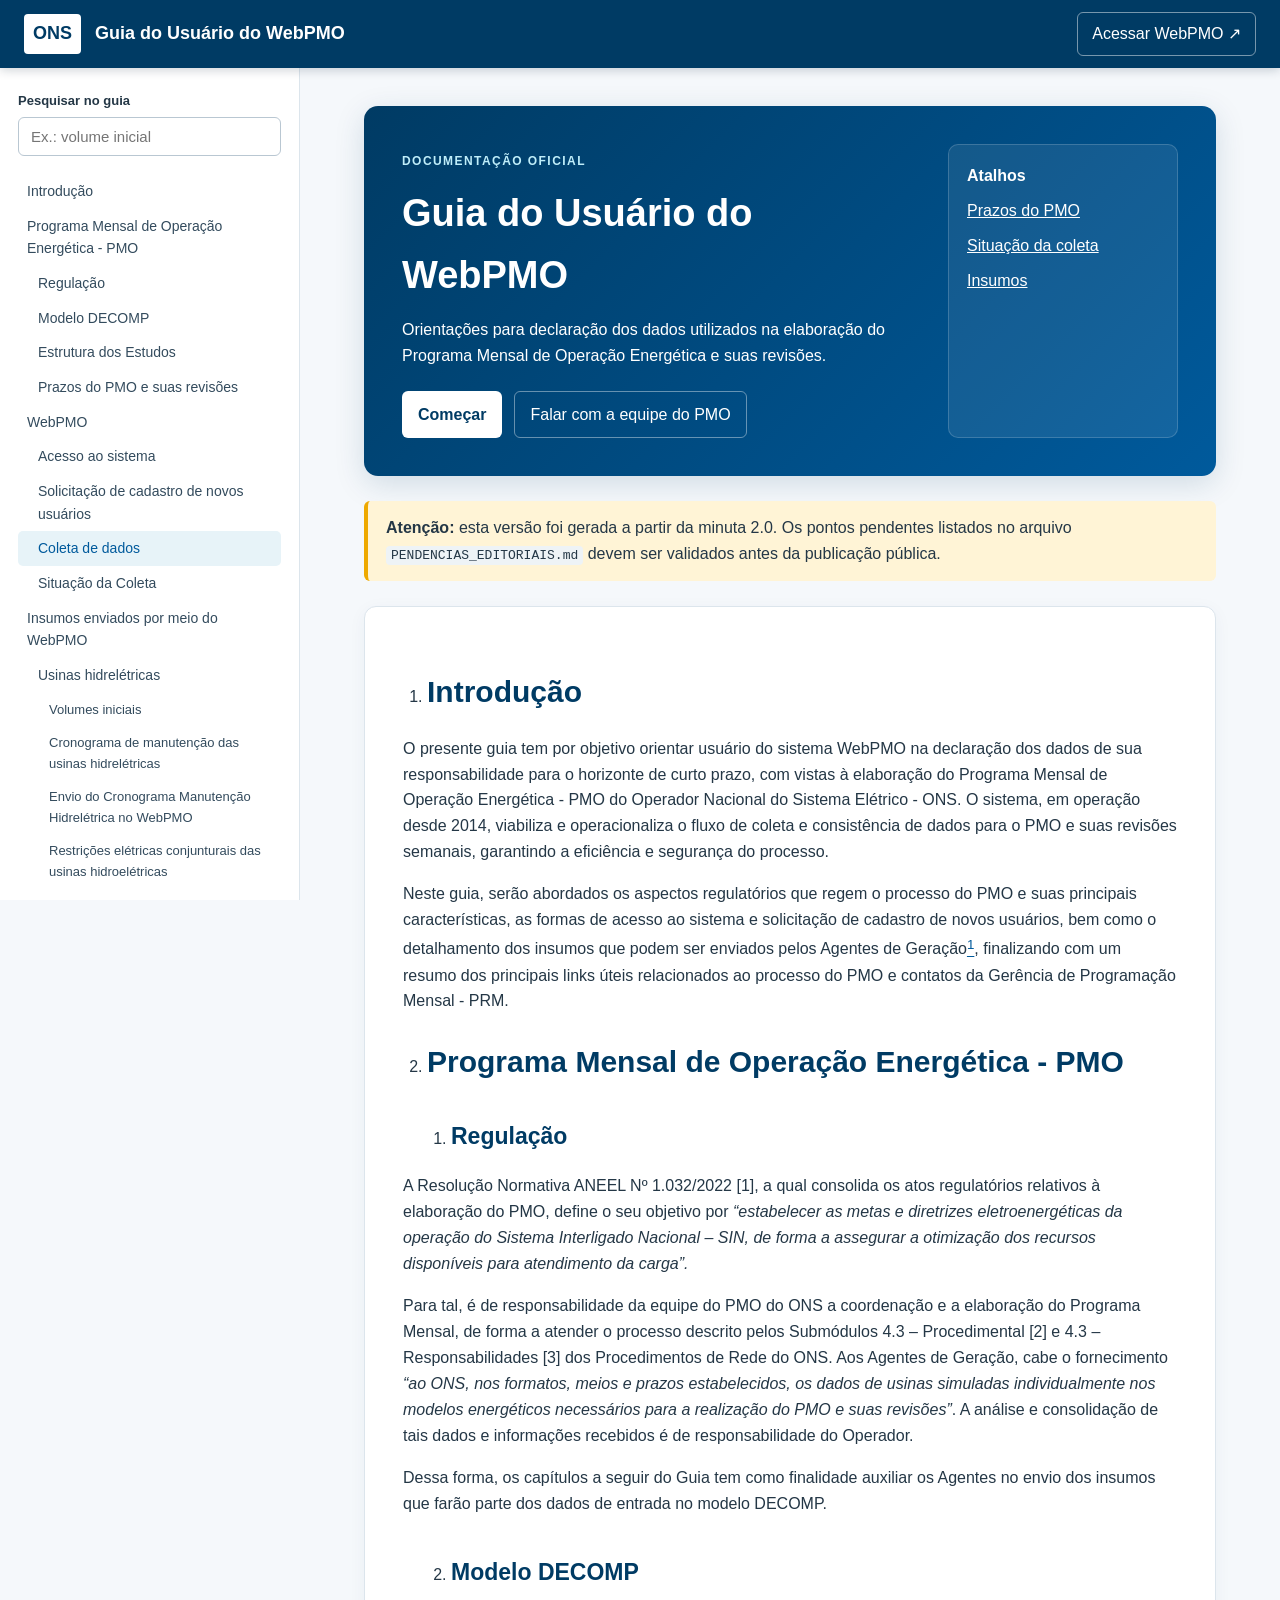
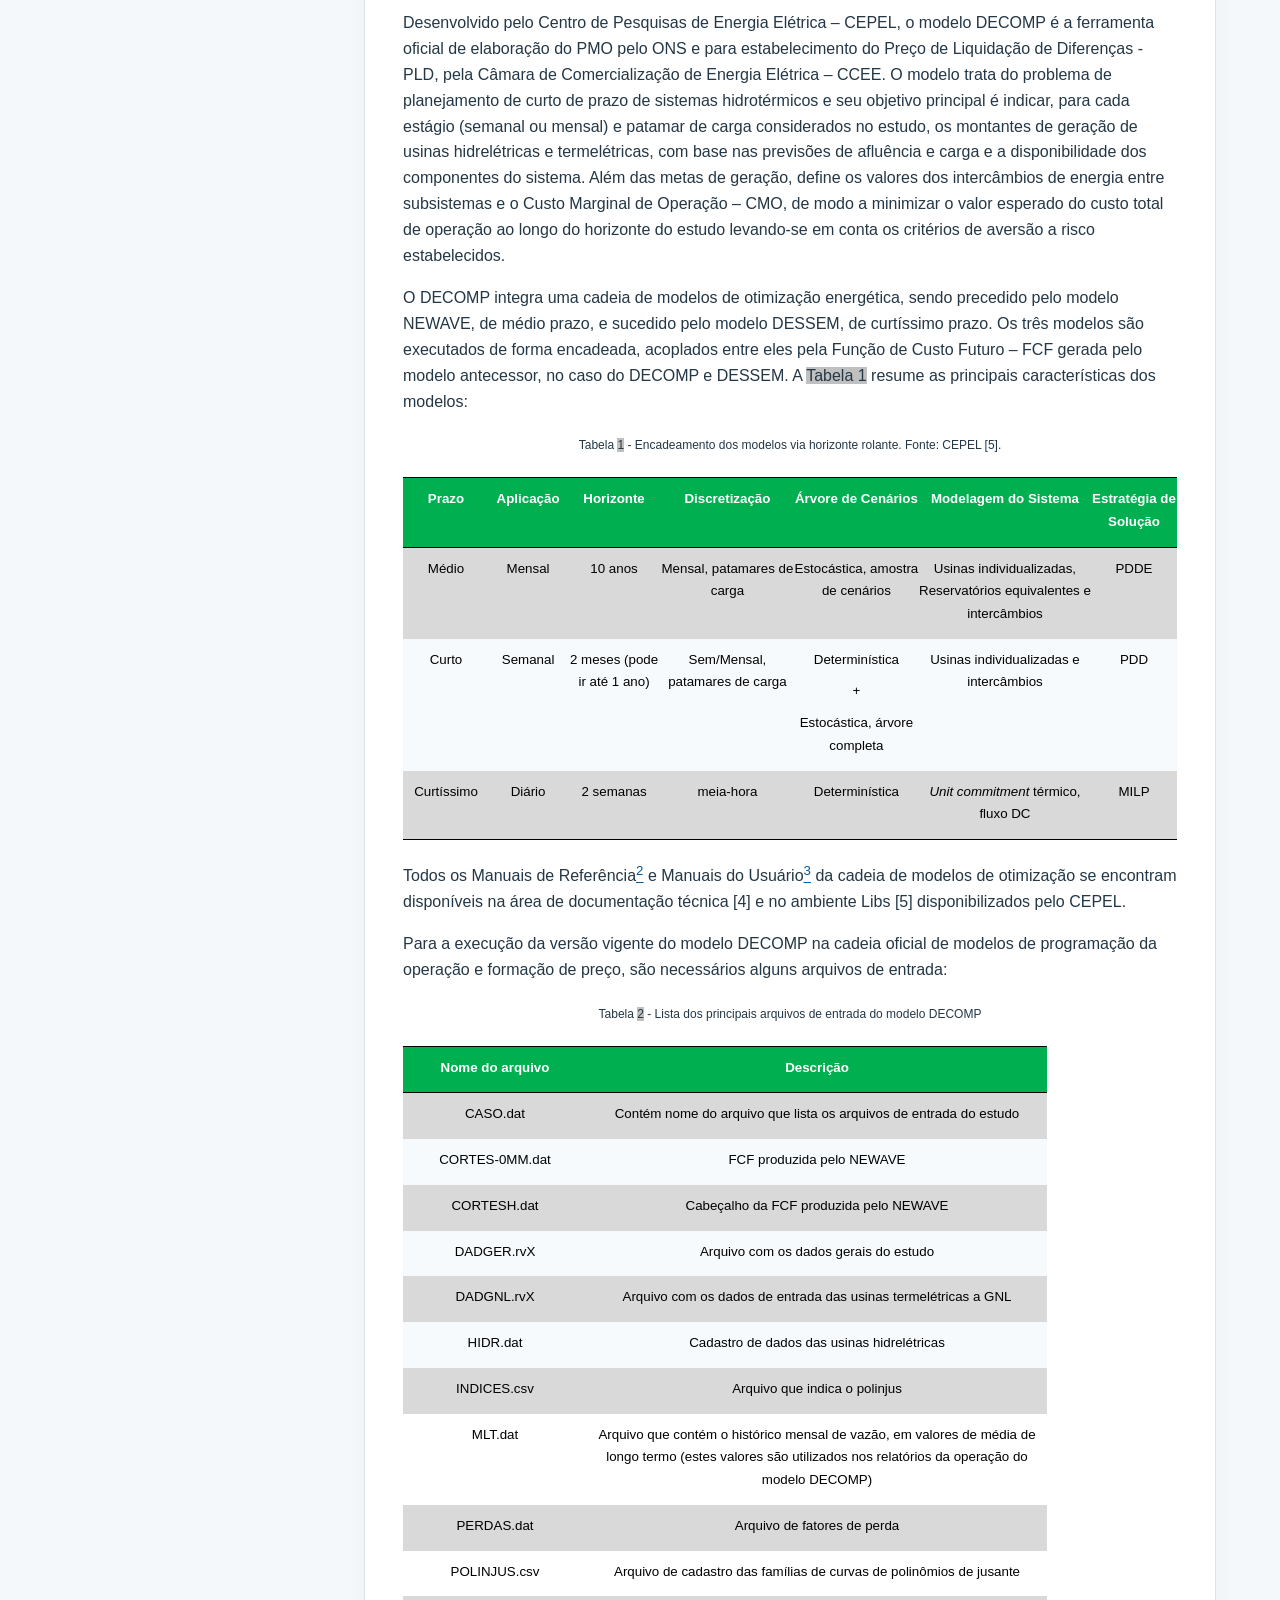
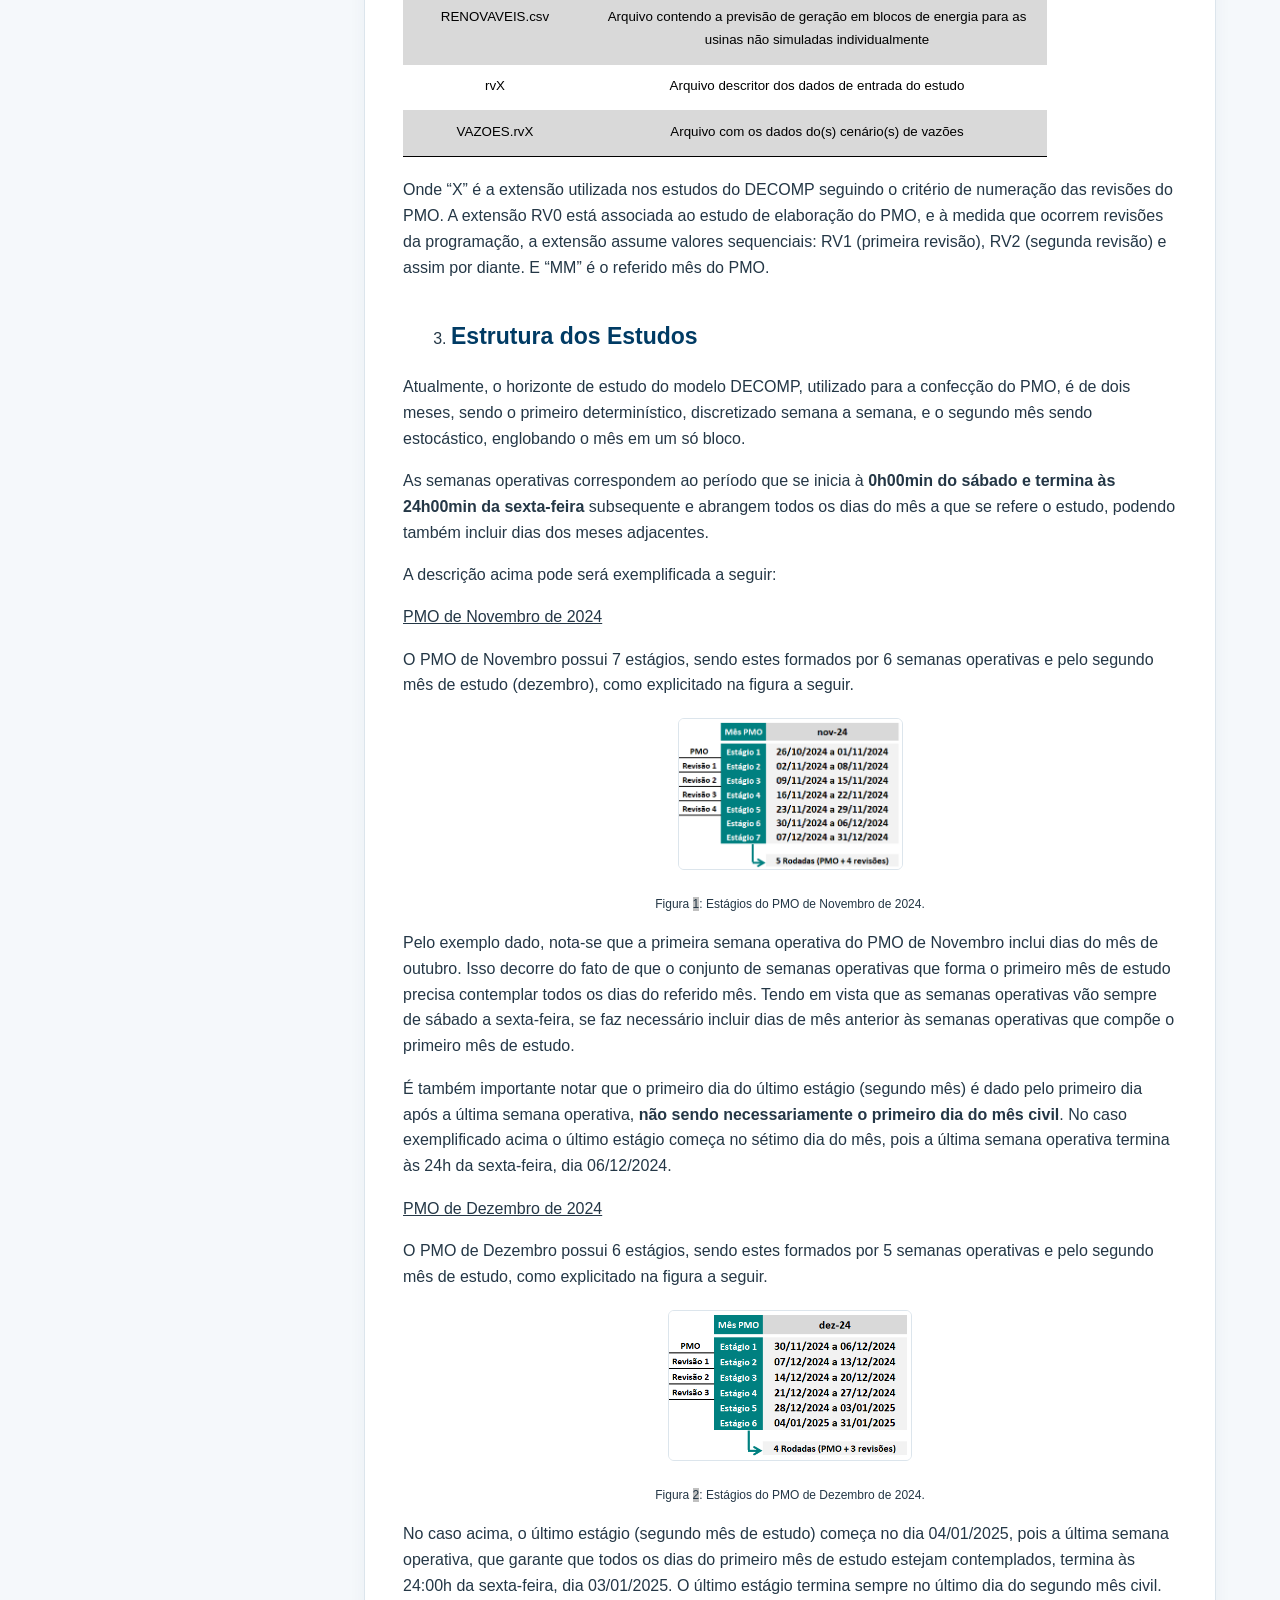
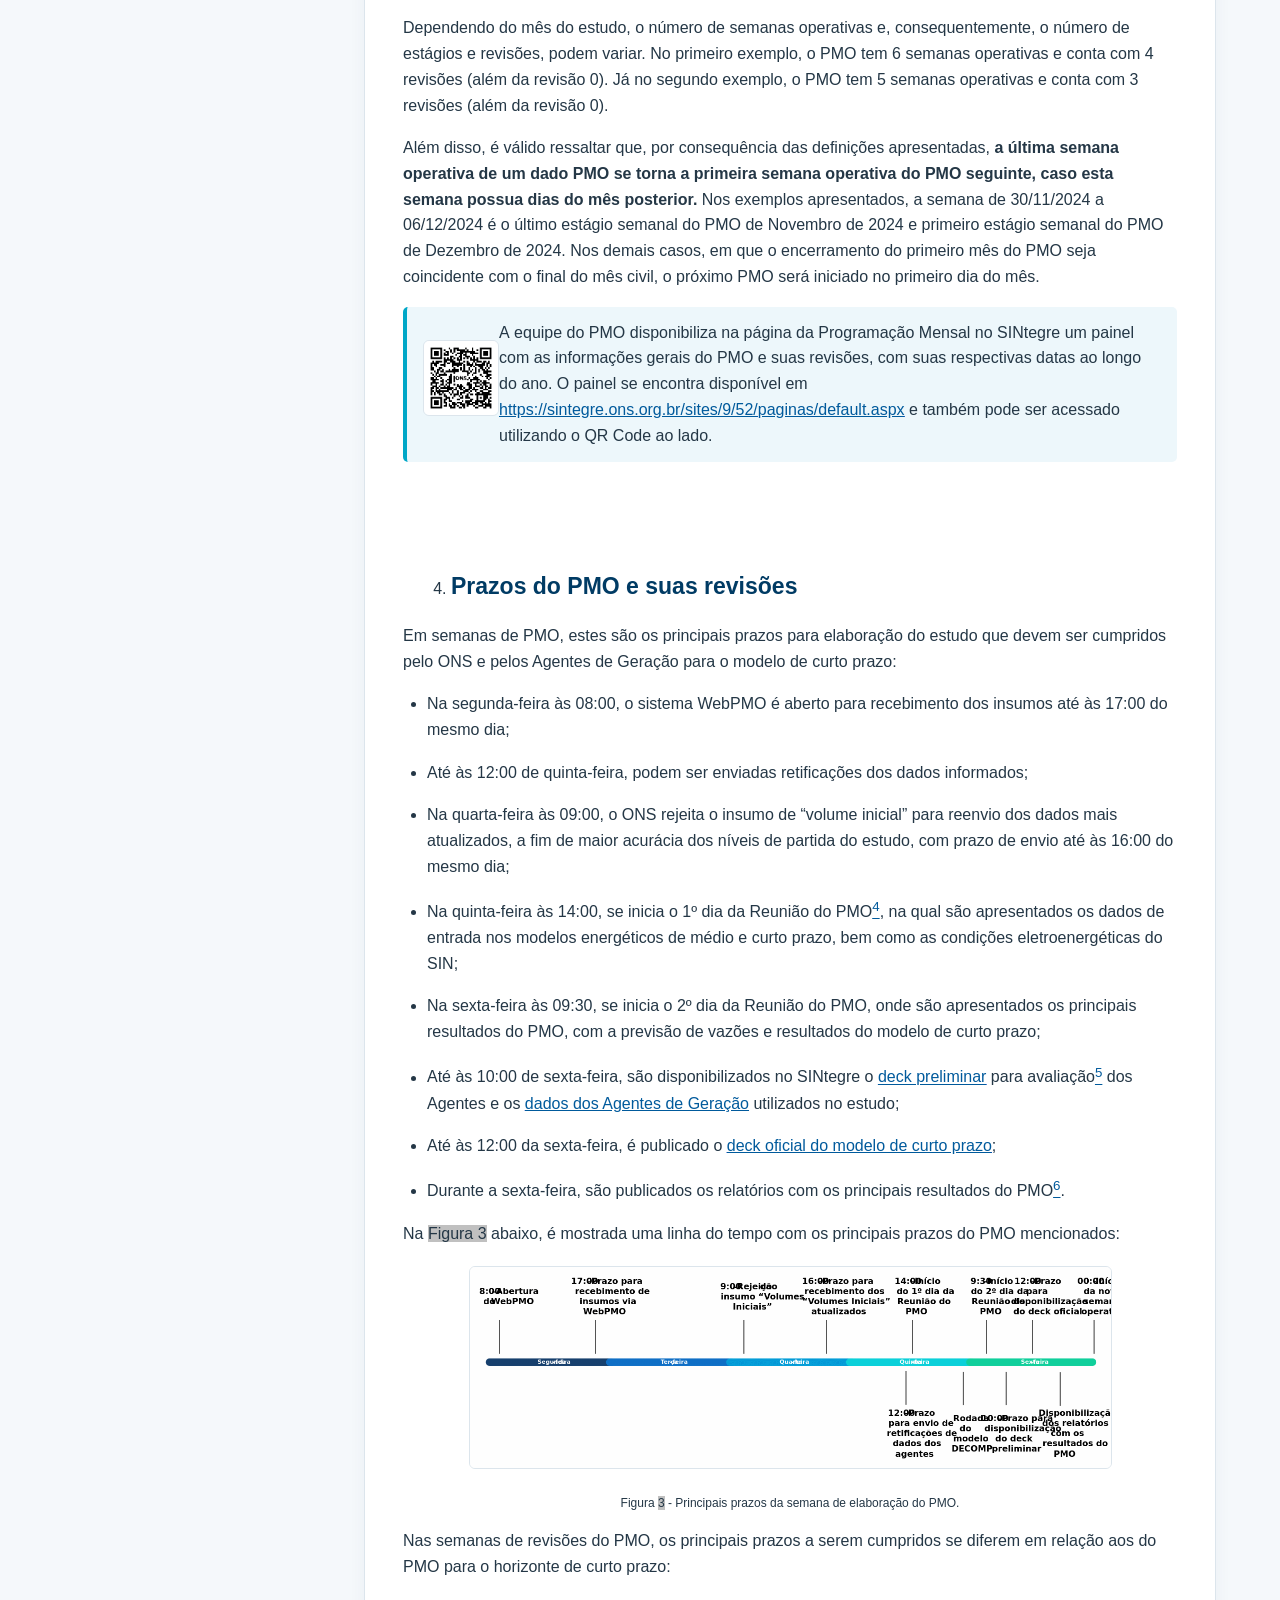
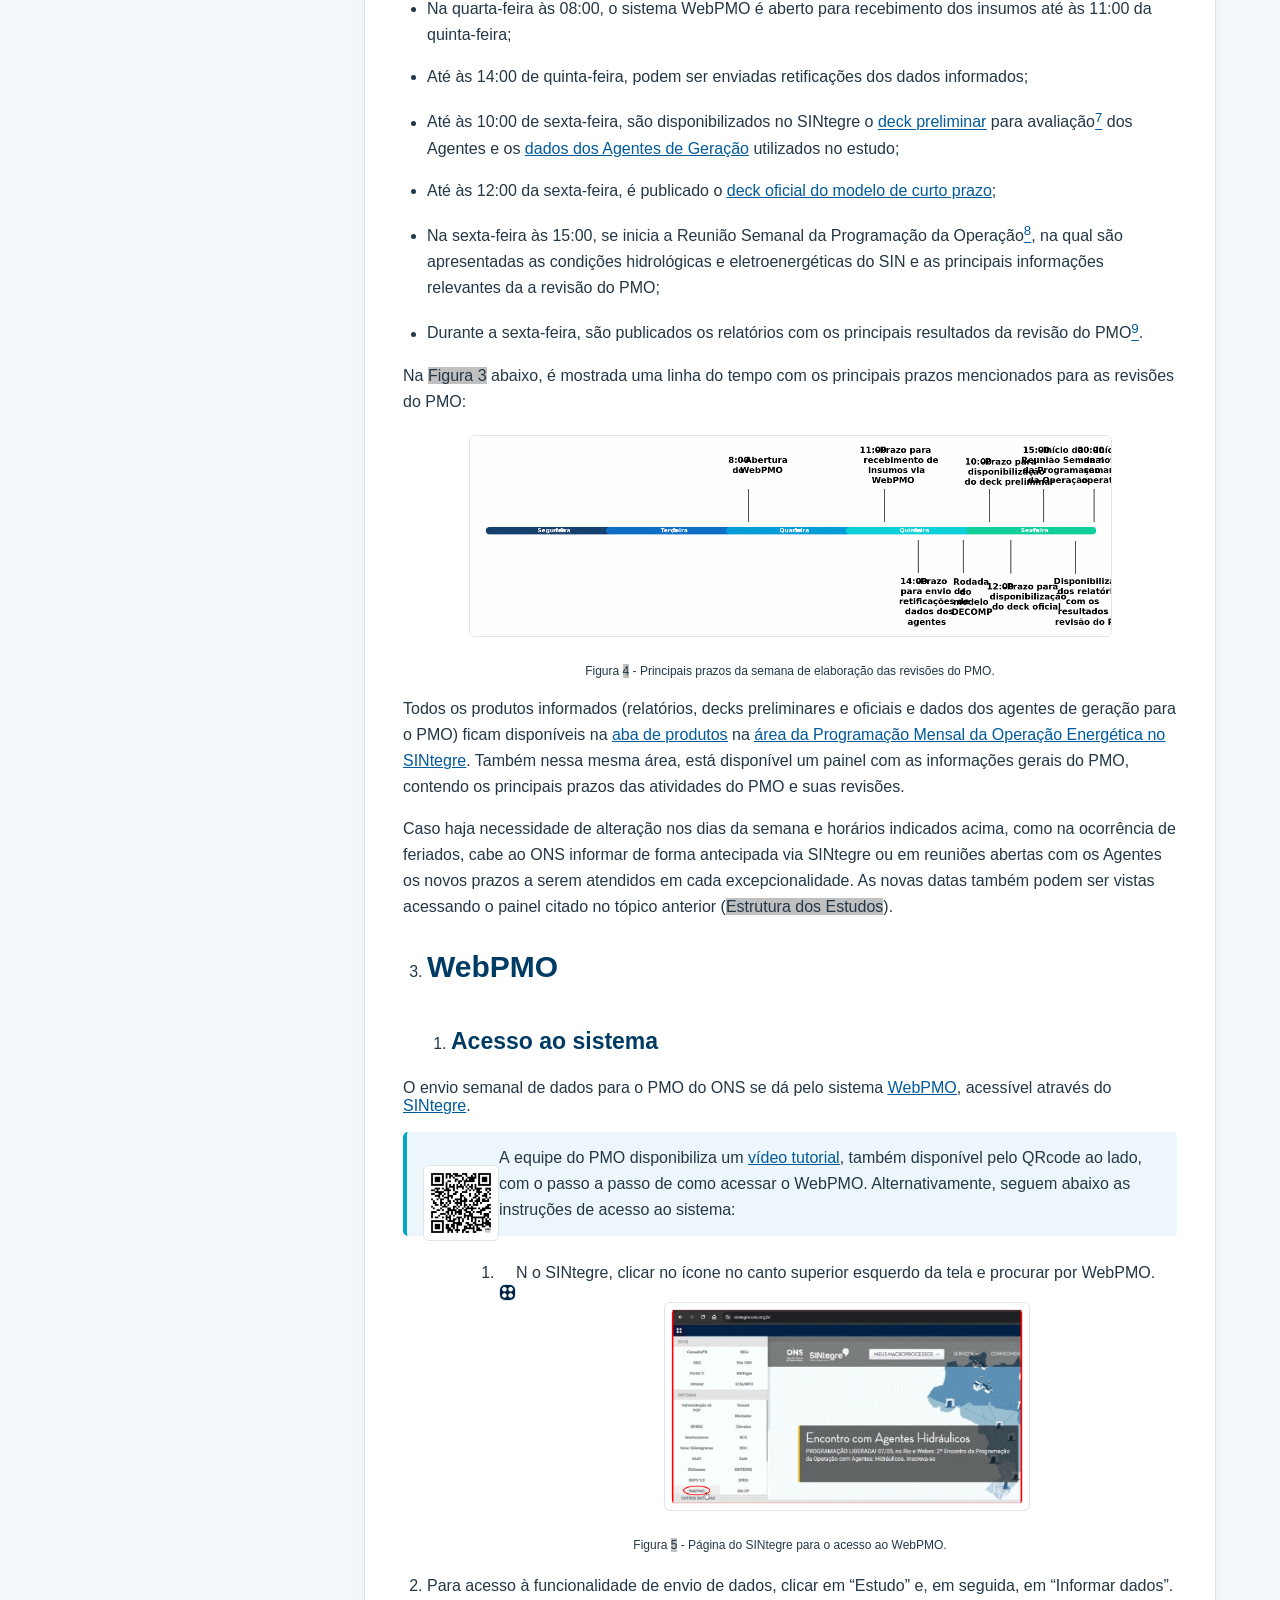
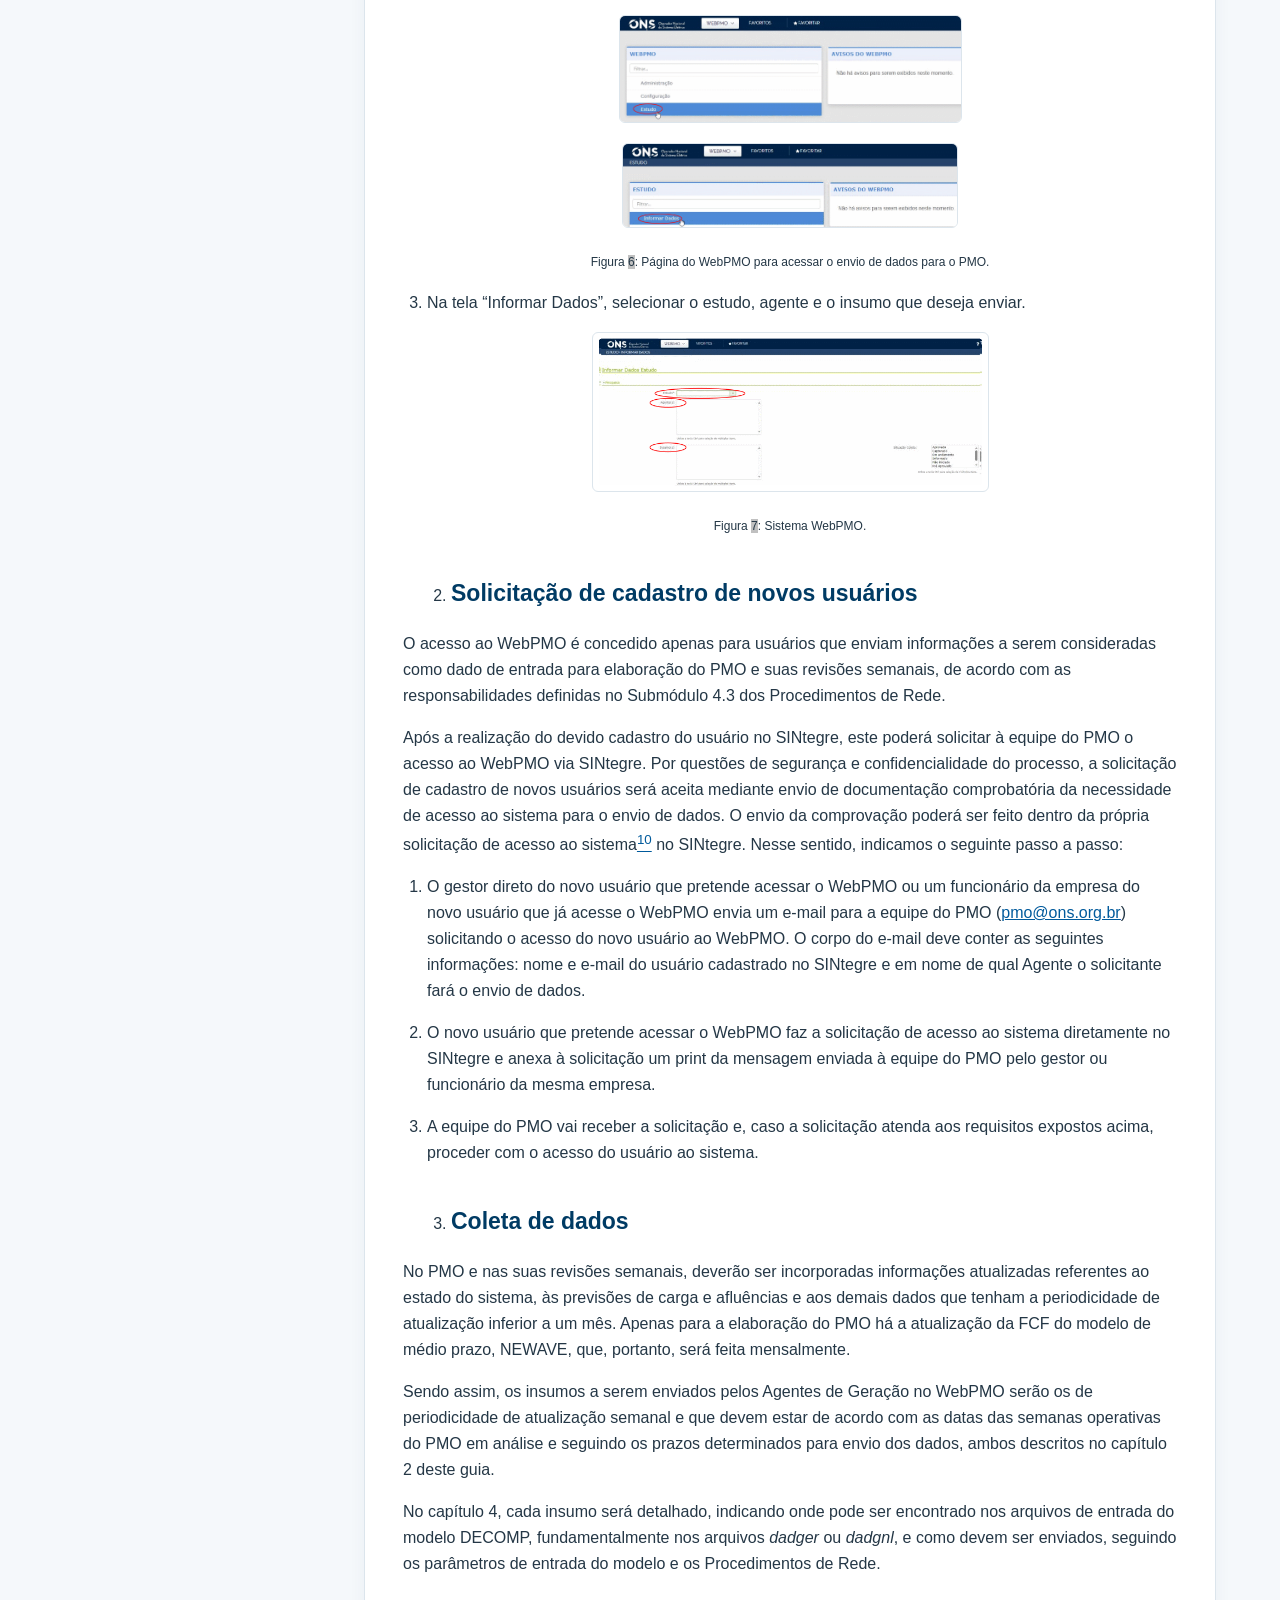
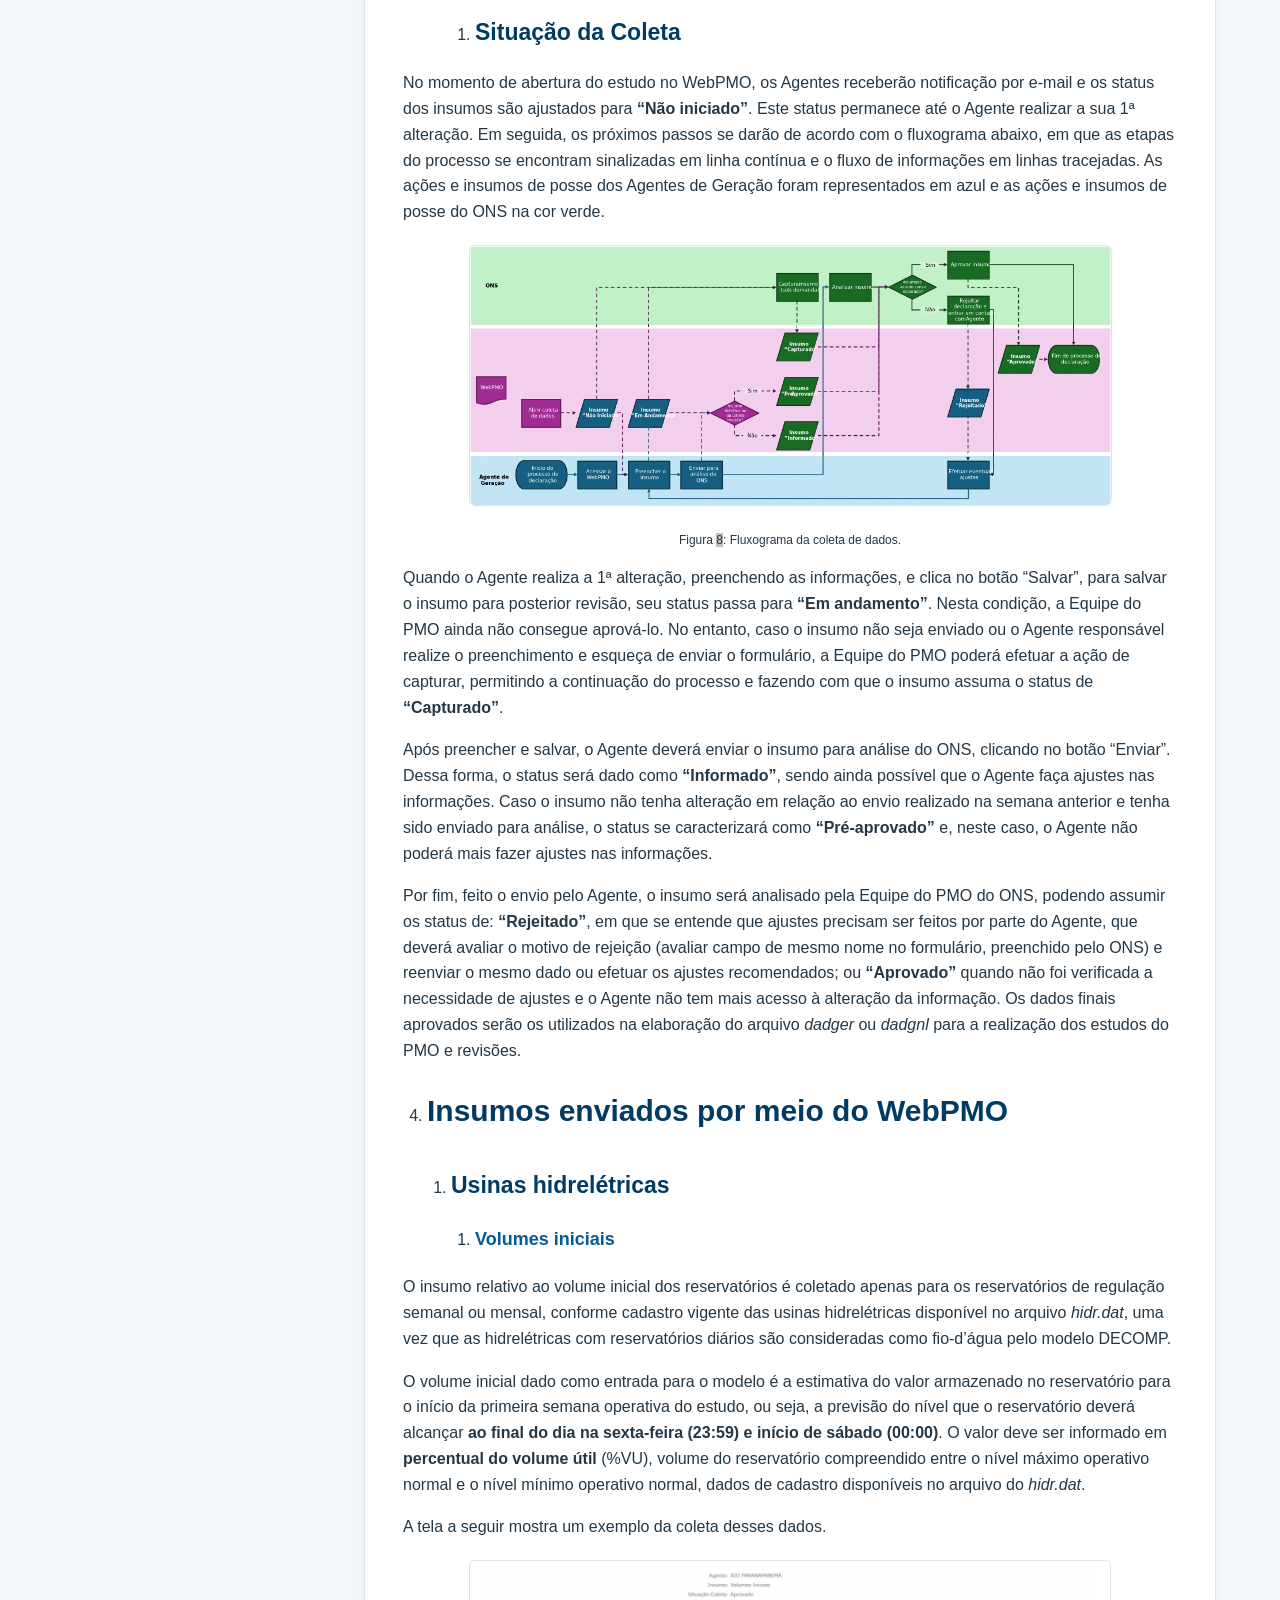
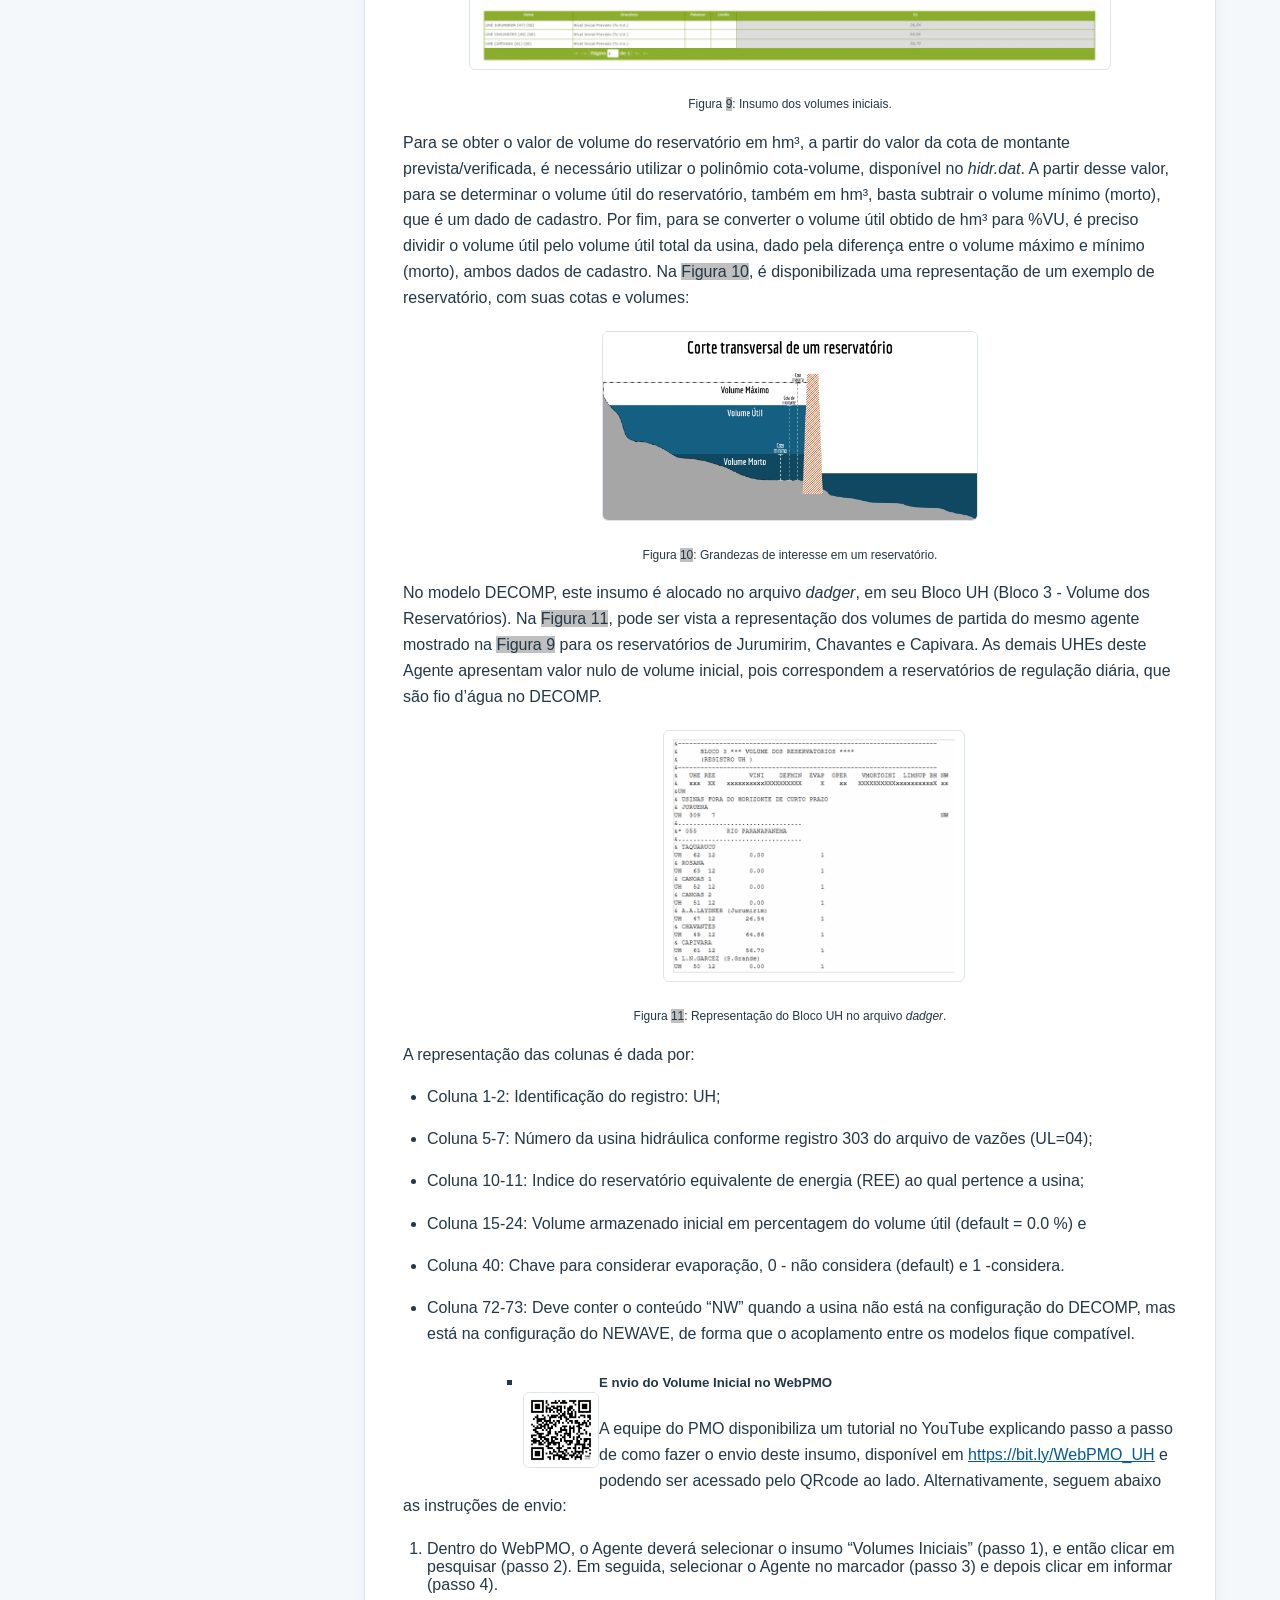
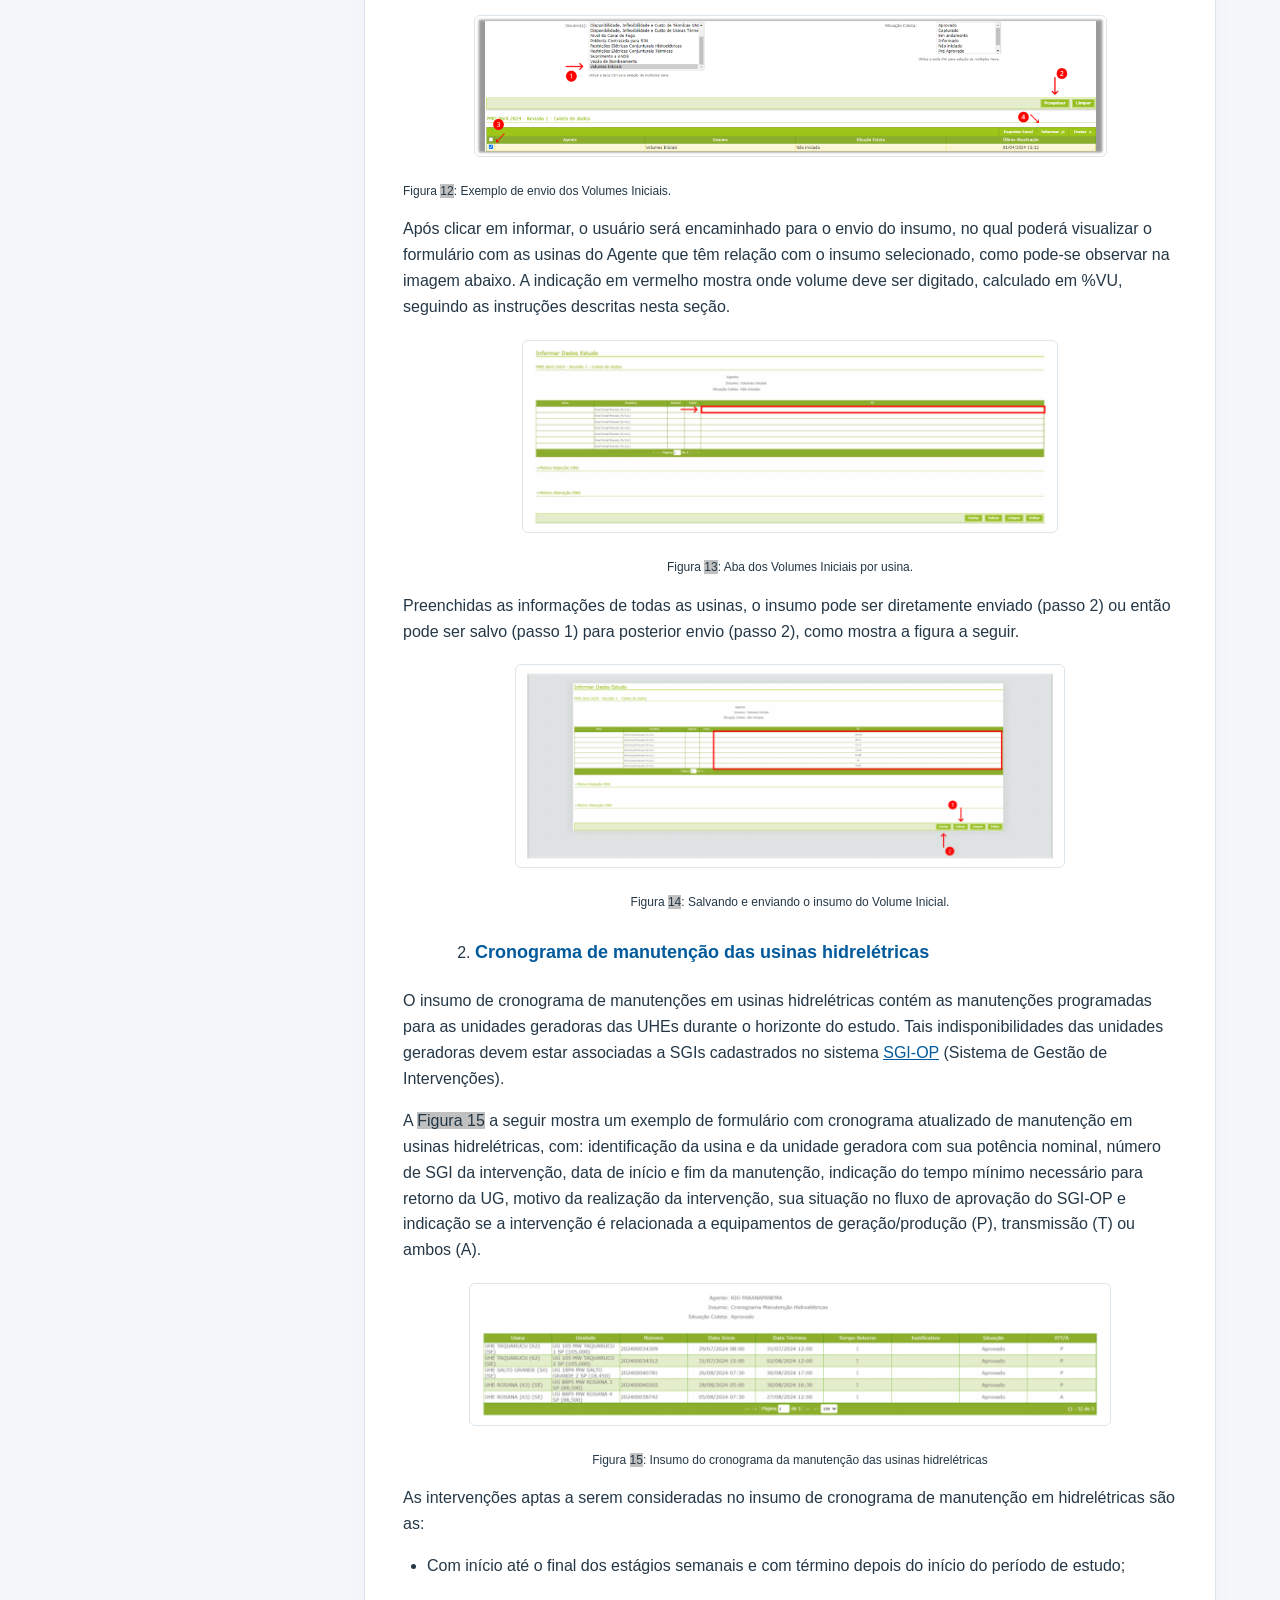
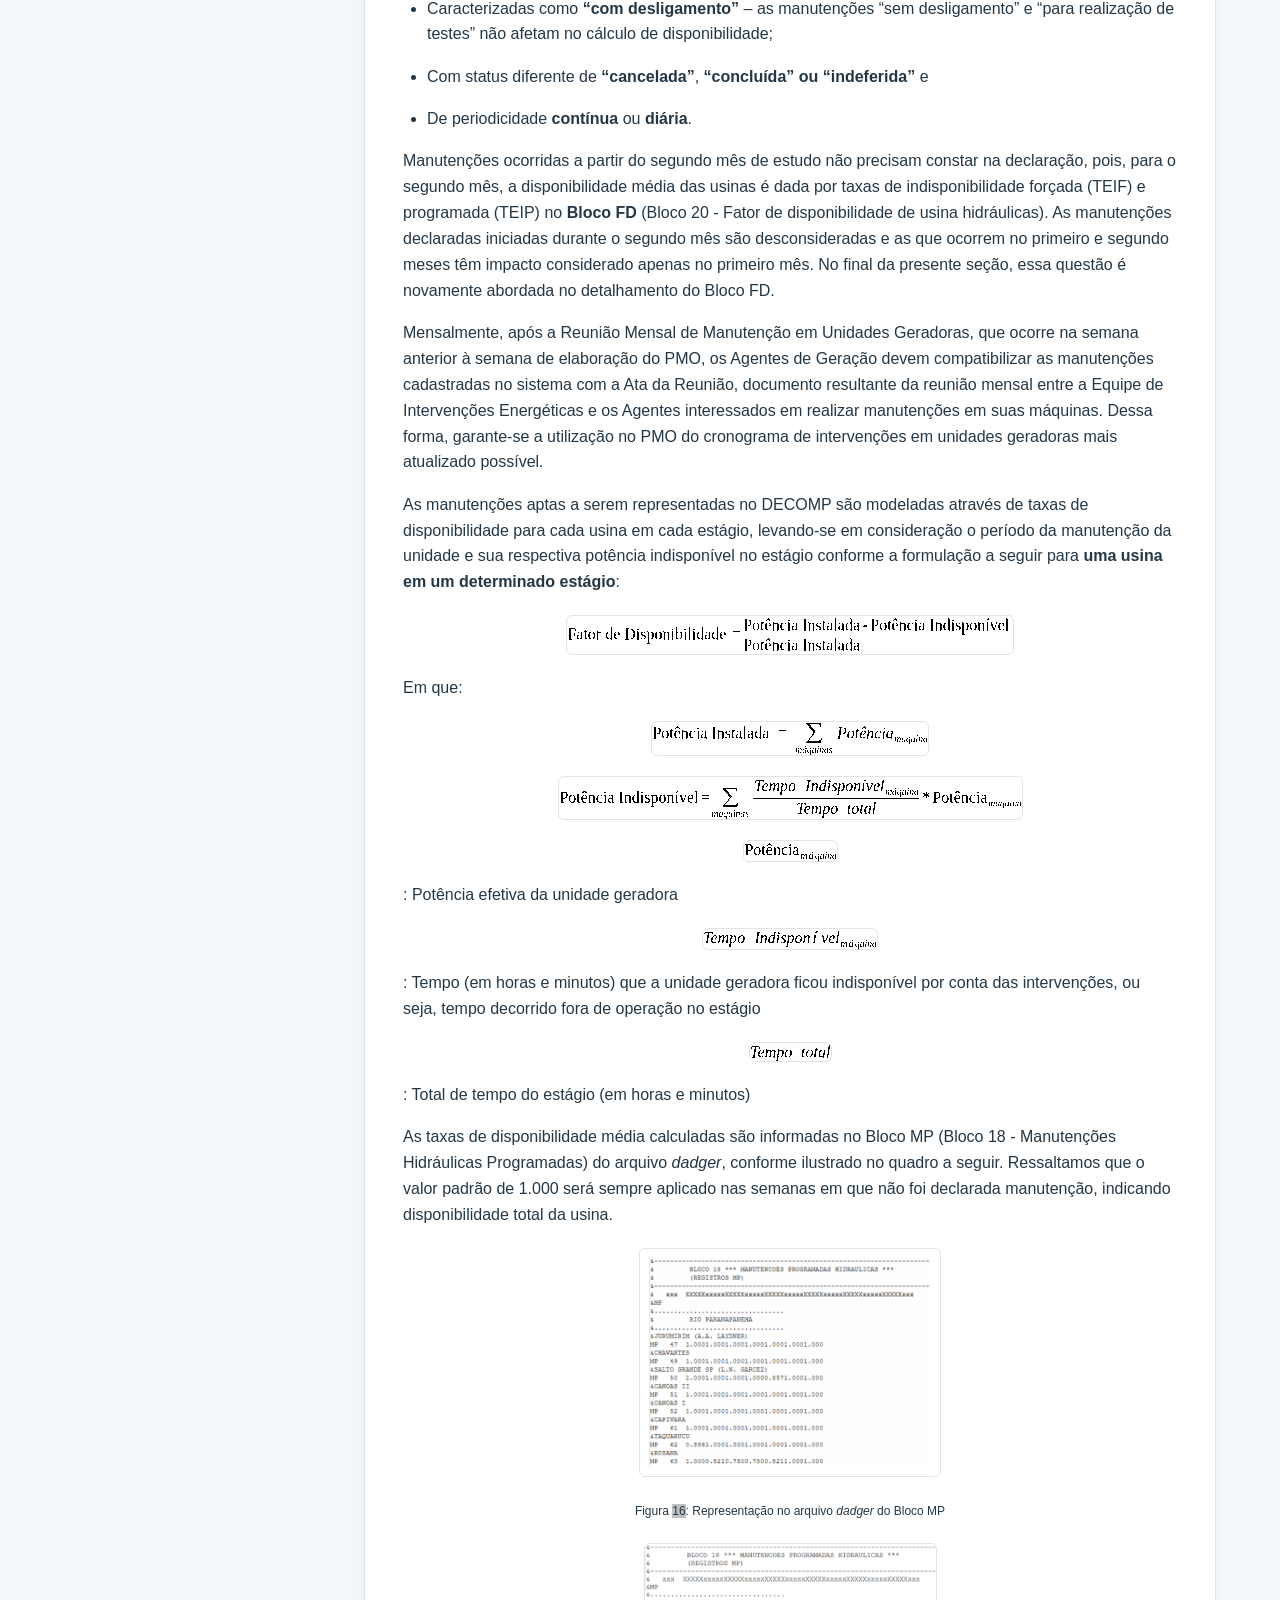
<file: power-pages-web-template.html>
<!-- Cole este conteúdo em um Web Template do Power Pages. Para produção, hospede styles.css, app.js e assets como Web Files. -->
<!doctype html>
<html lang="pt-BR"><head><meta charset="utf-8"><meta name="viewport" content="width=device-width,initial-scale=1">
<title>Guia do Usuário do WebPMO | ONS</title><meta name="description" content="Documentação de uso do WebPMO para envio de dados ao PMO.">
<link rel="stylesheet" href="styles.css"></head><body>
<a class="skip" href="#conteudo">Ir para o conteúdo</a>
<header class="top"><button id="menuBtn" aria-label="Abrir menu">☰</button><div class="brand"><span class="brandmark">ONS</span><span>Guia do Usuário do WebPMO</span></div><a class="system" href="https://pop.ons.org.br/pop/" target="_blank" rel="noopener">Acessar WebPMO ↗</a></header>
<div class="layout"><aside id="sidebar"><div class="search"><label for="q">Pesquisar no guia</label><input id="q" type="search" placeholder="Ex.: volume inicial"></div><nav id="toc" aria-label="Sumário"></nav><div class="version">Versão 2.0 · Agosto/2026<br><span>Conteúdo em homologação</span></div></aside>
<main id="conteudo"><section class="hero"><div><p class="eyebrow">DOCUMENTAÇÃO OFICIAL</p><h1>Guia do Usuário do WebPMO</h1><p>Orientações para declaração dos dados utilizados na elaboração do Programa Mensal de Operação Energética e suas revisões.</p><div class="actions"><a class="primary" href="#acesso-ao-sistema">Começar</a><a href="mailto:pmo@ons.org.br">Falar com a equipe do PMO</a></div></div><div class="heroCard"><strong>Atalhos</strong><a href="#prazos-do-pmo-e-suas-revisoes">Prazos do PMO</a><a href="#situacao-da-coleta">Situação da coleta</a><a href="#insumos-enviados-por-meio-do-webpmo">Insumos</a></div></section>
<div class="notice"><strong>Atenção:</strong> esta versão foi gerada a partir da minuta 2.0. Os pontos pendentes listados no arquivo <code>PENDENCIAS_EDITORIAIS.md</code> devem ser validados antes da publicação pública.</div>
<article id="doc">
<div title="header">


</div>
<div dir="ltr" id="Table of Contents1">
<div dir="ltr" id="TextSection">
</div>































</div>

<ol>
<li><h2 id="introducao"><a name="_Toc235475271"></a>
	Introdução</h2></li>
</ol>
<p class="western" lang="pt-BR" style="margin-bottom: 0.17in">O
presente guia tem por objetivo orientar usuário do sistema WebPMO na
declaração dos dados de sua responsabilidade para o horizonte de
curto prazo, com vistas à elaboração do Programa Mensal de
Operação Energética - PMO do Operador Nacional do Sistema Elétrico
- ONS. O sistema, em operação desde 2014, viabiliza e
operacionaliza o fluxo de coleta e consistência de dados para o PMO
e suas revisões semanais, garantindo a eficiência e segurança do
processo.</p>
<p class="western" lang="pt-BR" style="margin-bottom: 0.17in">Neste
guia, serão abordados os aspectos regulatórios que regem o processo
do PMO e suas principais características, as formas de acesso ao
sistema e solicitação de cadastro de novos usuários, bem como o
detalhamento dos insumos que podem ser enviados pelos Agentes de
Geração<a class="sdfootnoteanc" href="#sdfootnote1sym" name="sdfootnote1anc"><sup>1</sup></a>,
finalizando com um resumo dos principais links úteis relacionados ao
processo do PMO e contatos da Gerência de Programação Mensal -
PRM.</p>
<ol start="2">
<li><h2 id="programa-mensal-de-operacao-energetica-pmo"><a name="_Toc235475272"></a>Programa
	Mensal de Operação Energética - PMO</h2>
<ol>
<li><h3 id="regulacao"><a name="_Toc235475273"></a>Regulação</h3></li>
</ol>
</li></ol>
<p class="western" lang="pt-BR" style="margin-bottom: 0.17in">A
Resolução Normativa ANEEL Nº 1.032/2022 [1], a qual consolida os
atos regulatórios relativos à elaboração do PMO, define o seu
objetivo por <i>“estabelecer as metas e diretrizes
eletroenergéticas da operação do Sistema Interligado Nacional –
SIN, de forma a assegurar a otimização dos recursos disponíveis
para atendimento da carga”.</i></p>
<p class="western" lang="pt-BR" style="margin-bottom: 0.17in">Para
tal, é de responsabilidade da equipe do PMO do ONS a coordenação e
a elaboração do Programa Mensal, de forma a atender o processo
descrito pelos Submódulos 4.3 – Procedimental [2] e 4.3 –
Responsabilidades [3] dos Procedimentos de Rede do ONS. Aos Agentes
de Geração, cabe o fornecimento <i>“ao ONS, nos formatos, meios e
prazos estabelecidos, os dados de usinas simuladas individualmente
nos modelos energéticos necessários para a realização do PMO e
suas revisões”</i>. A análise e consolidação de tais dados e
informações recebidos é de responsabilidade do Operador.</p>
<p class="western" lang="pt-BR" style="margin-bottom: 0.17in">Dessa
forma, os capítulos a seguir do Guia tem como finalidade auxiliar os
Agentes no envio dos insumos que farão parte dos dados de entrada no
modelo DECOMP.</p>
<ol>
<ol start="2">
<li><h3 id="modelo-decomp"><a name="_Toc235475274"></a>Modelo
		DECOMP</h3></li>
</ol>
</ol>
<p class="western" lang="pt-BR" style="margin-bottom: 0.17in">Desenvolvido
pelo Centro de Pesquisas de Energia Elétrica – CEPEL, o modelo
DECOMP é a ferramenta oficial de elaboração do PMO pelo ONS e para
estabelecimento do Preço de Liquidação de Diferenças - PLD, pela
Câmara de Comercialização de Energia Elétrica – CCEE. O modelo
trata do problema de planejamento de curto de prazo de sistemas
hidrotérmicos e seu objetivo principal é indicar, para cada estágio
(semanal ou mensal) e patamar de carga considerados no estudo, os
montantes de geração de usinas hidrelétricas e termelétricas, com
base nas previsões de afluência e carga e a disponibilidade dos
componentes do sistema. Além das metas de geração, define os
valores dos intercâmbios de energia entre subsistemas e o Custo
Marginal de Operação – CMO, de modo a minimizar o valor esperado
do custo total de operação ao longo do horizonte do estudo
levando-se em conta os critérios de aversão a risco estabelecidos.</p>
<p lang="pt-BR" style="margin-bottom: 0.17in">O DECOMP integra uma
cadeia de modelos de otimização energética, sendo precedido pelo
modelo NEWAVE, de médio prazo, e sucedido pelo modelo DESSEM, de
curtíssimo prazo. Os três modelos são executados de forma
encadeada, acoplados entre eles pela Função de Custo Futuro – FCF
gerada pelo modelo antecessor, no caso do DECOMP e DESSEM. A <span style="background: #c0c0c0">Tabela 1</span>
resume as principais características dos modelos:</p>
<p align="center" lang="pt-BR" style="margin-bottom: 0.14in"><a name="_Ref174441947"></a>
<font size="2" style="font-size: 9pt">Tabela <span style="background: #c0c0c0">1</span>
- Encadeamento dos modelos via horizonte rolante. Fonte: CEPEL [5].</font></p>
<table cellpadding="5" cellspacing="0" width="100%">
<col width="29*"/>
<col width="27*"/>
<col width="31*"/>
<col width="44*"/>
<col width="41*"/>
<col width="57*"/>
<col width="28*"/>
<tbody>
<tr>
<td bgcolor="#00b050" height="29" style="background: #00b050; border-top: 1.00pt solid #000000; border-bottom: 1.00pt solid #000000; border-left: none; border-right: none; padding: 0in" width="11%"><p align="center" class="western" lang="pt-BR">
<font color="#ffffff"><font size="2" style="font-size: 10pt"><span style="letter-spacing: normal"><b>Prazo</b></span></font></font></p>
</td>
<td bgcolor="#00b050" style="background: #00b050; border-top: 1.00pt solid #000000; border-bottom: 1.00pt solid #000000; border-left: none; border-right: none; padding: 0in" width="10%"><p align="center" class="western" lang="pt-BR">
<font color="#ffffff"><font size="2" style="font-size: 10pt"><span style="letter-spacing: normal"><b>Aplicação</b></span></font></font></p>
</td>
<td bgcolor="#00b050" style="background: #00b050; border-top: 1.00pt solid #000000; border-bottom: 1.00pt solid #000000; border-left: none; border-right: none; padding: 0in" width="12%"><p align="center" class="western" lang="pt-BR">
<font color="#ffffff"><font size="2" style="font-size: 10pt"><span style="letter-spacing: normal"><b>Horizonte</b></span></font></font></p>
</td>
<td bgcolor="#00b050" style="background: #00b050; border-top: 1.00pt solid #000000; border-bottom: 1.00pt solid #000000; border-left: none; border-right: none; padding: 0in" width="17%"><p align="center" class="western" lang="pt-BR">
<font color="#ffffff"><font size="2" style="font-size: 10pt"><span style="letter-spacing: normal"><b>Discretização</b></span></font></font></p>
</td>
<td bgcolor="#00b050" style="background: #00b050; border-top: 1.00pt solid #000000; border-bottom: 1.00pt solid #000000; border-left: none; border-right: none; padding: 0in" width="16%"><p align="center" class="western" lang="pt-BR">
<font color="#ffffff"><font size="2" style="font-size: 10pt"><span style="letter-spacing: normal"><b>Árvore
				de Cenários</b></span></font></font></p>
</td>
<td bgcolor="#00b050" style="background: #00b050; border-top: 1.00pt solid #000000; border-bottom: 1.00pt solid #000000; border-left: none; border-right: none; padding: 0in" width="22%"><p align="center" class="western" lang="pt-BR">
<font color="#ffffff"><font size="2" style="font-size: 10pt"><span style="letter-spacing: normal"><b>Modelagem
				do Sistema</b></span></font></font></p>
</td>
<td bgcolor="#00b050" style="background: #00b050; border-top: 1.00pt solid #000000; border-bottom: 1.00pt solid #000000; border-left: none; border-right: none; padding: 0in" width="11%"><p align="center" class="western" lang="pt-BR">
<font color="#ffffff"><font size="2" style="font-size: 10pt"><span style="letter-spacing: normal"><b>Estratégia
				de Solução</b></span></font></font></p>
</td>
</tr>
</tbody>
<tbody>
<tr>
<td bgcolor="#d9d9d9" height="50" style="background: #d9d9d9; border: none; padding: 0in" width="11%"><p align="center" class="western" lang="pt-BR">
<font color="#000000"><font size="2" style="font-size: 10pt"><span style="letter-spacing: normal">Médio</span></font></font></p>
</td>
<td bgcolor="#d9d9d9" style="background: #d9d9d9; border: none; padding: 0in" width="10%"><p align="center" class="western" lang="pt-BR">
<font color="#000000"><font size="2" style="font-size: 10pt"><span style="letter-spacing: normal">Mensal</span></font></font></p>
</td>
<td bgcolor="#d9d9d9" style="background: #d9d9d9; border: none; padding: 0in" width="12%"><p align="center" class="western" lang="pt-BR">
<font color="#000000"><font size="2" style="font-size: 10pt"><span style="letter-spacing: normal">10
				anos</span></font></font></p>
</td>
<td bgcolor="#d9d9d9" style="background: #d9d9d9; border: none; padding: 0in" width="17%"><p align="center" class="western" lang="pt-BR">
<font color="#000000"><font size="2" style="font-size: 10pt"><span style="letter-spacing: normal">Mensal,
				patamares de carga</span></font></font></p>
</td>
<td bgcolor="#d9d9d9" style="background: #d9d9d9; border: none; padding: 0in" width="16%"><p align="center" class="western" lang="pt-BR">
<font color="#000000"><font size="2" style="font-size: 10pt"><span style="letter-spacing: normal">Estocástica,
				amostra de cenários</span></font></font></p>
</td>
<td bgcolor="#d9d9d9" style="background: #d9d9d9; border: none; padding: 0in" width="22%"><p align="center" class="western" lang="pt-BR">
<font color="#000000"><font size="2" style="font-size: 10pt"><span style="letter-spacing: normal">Usinas
				individualizadas, Reservatórios equivalentes e intercâmbios</span></font></font></p>
</td>
<td bgcolor="#d9d9d9" style="background: #d9d9d9; border: none; padding: 0in" width="11%"><p align="center" class="western" lang="pt-BR">
<font color="#000000"><font size="2" style="font-size: 10pt"><span style="letter-spacing: normal">PDDE</span></font></font></p>
</td>
</tr>
<tr>
<td height="30" style="border: none; padding: 0in" width="11%"><p align="center" class="western" lang="pt-BR">
<font color="#000000"><font size="2" style="font-size: 10pt"><span style="letter-spacing: normal">Curto</span></font></font></p>
</td>
<td style="border: none; padding: 0in" width="10%"><p align="center" class="western" lang="pt-BR">
<font color="#000000"><font size="2" style="font-size: 10pt"><span style="letter-spacing: normal">Semanal</span></font></font></p>
</td>
<td style="border: none; padding: 0in" width="12%"><p align="center" class="western" lang="pt-BR">
<font color="#000000"><font size="2" style="font-size: 10pt"><span style="letter-spacing: normal">2
				meses (pode ir até 1 ano)</span></font></font></p>
</td>
<td style="border: none; padding: 0in" width="17%"><p align="center" class="western" lang="pt-BR">
<font color="#000000"><font size="2" style="font-size: 10pt"><span style="letter-spacing: normal">Sem/Mensal,
				patamares de carga</span></font></font></p>
</td>
<td style="border: none; padding: 0in" width="16%"><p align="center" class="western" lang="pt-BR" style="margin-bottom: 0in">
<font color="#000000"><font size="2" style="font-size: 10pt"><span style="letter-spacing: normal">Determinística</span></font></font></p>
<p align="center" class="western" lang="pt-BR" style="margin-bottom: 0in">
<font color="#000000"><font size="2" style="font-size: 10pt"><span style="letter-spacing: normal">+</span></font></font></p>
<p align="center" class="western" lang="pt-BR"><font color="#000000"><font size="2" style="font-size: 10pt"><span style="letter-spacing: normal">Estocástica,
				árvore completa</span></font></font></p>
</td>
<td style="border: none; padding: 0in" width="22%"><p align="center" class="western" lang="pt-BR">
<font color="#000000"><font size="2" style="font-size: 10pt"><span style="letter-spacing: normal">Usinas
				individualizadas e intercâmbios</span></font></font></p>
</td>
<td style="border: none; padding: 0in" width="11%"><p align="center" class="western" lang="pt-BR">
<font color="#000000"><font size="2" style="font-size: 10pt"><span style="letter-spacing: normal">PDD</span></font></font></p>
</td>
</tr>
<tr>
<td bgcolor="#d9d9d9" height="9" style="background: #d9d9d9; border-top: none; border-bottom: 1.00pt solid #000000; border-left: none; border-right: none; padding: 0in" width="11%"><p align="center" class="western" lang="pt-BR">
<font color="#000000"><font size="2" style="font-size: 10pt"><span style="letter-spacing: normal">Curtíssimo</span></font></font></p>
</td>
<td bgcolor="#d9d9d9" style="background: #d9d9d9; border-top: none; border-bottom: 1.00pt solid #000000; border-left: none; border-right: none; padding: 0in" width="10%"><p align="center" class="western" lang="pt-BR">
<font color="#000000"><font size="2" style="font-size: 10pt"><span style="letter-spacing: normal">Diário</span></font></font></p>
</td>
<td bgcolor="#d9d9d9" style="background: #d9d9d9; border-top: none; border-bottom: 1.00pt solid #000000; border-left: none; border-right: none; padding: 0in" width="12%"><p align="center" class="western" lang="pt-BR">
<font color="#000000"><font size="2" style="font-size: 10pt"><span style="letter-spacing: normal">2
				semanas</span></font></font></p>
</td>
<td bgcolor="#d9d9d9" style="background: #d9d9d9; border-top: none; border-bottom: 1.00pt solid #000000; border-left: none; border-right: none; padding: 0in" width="17%"><p align="center" class="western" lang="pt-BR">
<font color="#000000"><font size="2" style="font-size: 10pt"><span style="letter-spacing: normal">meia-hora</span></font></font></p>
</td>
<td bgcolor="#d9d9d9" style="background: #d9d9d9; border-top: none; border-bottom: 1.00pt solid #000000; border-left: none; border-right: none; padding: 0in" width="16%"><p align="center" class="western" lang="pt-BR">
<font color="#000000"><font size="2" style="font-size: 10pt"><span style="letter-spacing: normal">Determinística</span></font></font></p>
</td>
<td bgcolor="#d9d9d9" style="background: #d9d9d9; border-top: none; border-bottom: 1.00pt solid #000000; border-left: none; border-right: none; padding: 0in" width="22%"><p align="center" class="western" lang="pt-BR">
<font color="#000000"><font size="2" style="font-size: 10pt"><span style="letter-spacing: normal"><span lang="en-US"><i>Unit
				commitment</i></span></span></font></font><font color="#000000"><font size="2" style="font-size: 10pt"><span style="letter-spacing: normal"><span lang="en-US">
				térmico, fluxo DC</span></span></font></font></p>
</td>
<td bgcolor="#d9d9d9" style="background: #d9d9d9; border-top: none; border-bottom: 1.00pt solid #000000; border-left: none; border-right: none; padding: 0in" width="11%"><p align="center" class="western" lang="pt-BR">
<font color="#000000"><font size="2" style="font-size: 10pt"><span style="letter-spacing: normal">MILP</span></font></font></p>
</td>
</tr>
</tbody>
</table>
<p class="western" lang="pt-BR" style="margin-top: 0.17in; margin-bottom: 0.17in">
Todos os Manuais de Referência<a class="sdfootnoteanc" href="#sdfootnote2sym" name="sdfootnote2anc"><sup>2</sup></a>
e Manuais do Usuário<a class="sdfootnoteanc" href="#sdfootnote3sym" name="sdfootnote3anc"><sup>3</sup></a>
da cadeia de modelos de otimização se encontram disponíveis na
área de documentação técnica [4] e no ambiente Libs [5]
disponibilizados pelo CEPEL. 
</p>
<p class="western" lang="pt-BR" style="margin-top: 0.17in; margin-bottom: 0.17in">
Para a execução da versão vigente do modelo DECOMP na cadeia
oficial de modelos de programação da operação e formação de
preço, são necessários alguns arquivos de entrada:</p>
<p align="center" lang="pt-BR" style="margin-bottom: 0.14in"><font size="2" style="font-size: 9pt">Tabela
<span style="background: #c0c0c0">2</span> - Lista dos principais
arquivos de entrada do modelo DECOMP</font></p>
<table cellpadding="5" cellspacing="0" width="664">
<col width="184"/>
<col width="460"/>
<tbody>
<tr>
<td bgcolor="#00b050" height="10" style="background: #00b050; border-top: 1.00pt solid #000000; border-bottom: 1.00pt solid #000000; border-left: none; border-right: none; padding: 0in" width="184"><p align="center" class="western" lang="pt-BR">
<font color="#ffffff"><font size="2" style="font-size: 10pt"><span style="letter-spacing: normal"><b>Nome
				do arquivo</b></span></font></font></p>
</td>
<td bgcolor="#00b050" style="background: #00b050; border-top: 1.00pt solid #000000; border-bottom: 1.00pt solid #000000; border-left: none; border-right: none; padding: 0in" width="460"><p align="center" class="western" lang="pt-BR">
<font color="#ffffff"><font size="2" style="font-size: 10pt"><span style="letter-spacing: normal"><b>Descrição
				</b></span></font></font>
</p>
</td>
</tr>
</tbody>
<tbody>
<tr>
<td bgcolor="#d9d9d9" height="10" style="background: #d9d9d9; border: none; padding: 0in" width="184"><p align="center" class="western" lang="pt-BR">
<font color="#000000"><font size="2" style="font-size: 10pt"><span style="letter-spacing: normal">CASO.dat</span></font></font></p>
</td>
<td bgcolor="#d9d9d9" style="background: #d9d9d9; border: none; padding: 0in" width="460"><p align="center" class="western" lang="pt-BR">
<font color="#000000"><font size="2" style="font-size: 10pt"><span style="letter-spacing: normal">Contém
				nome do arquivo que lista os arquivos de entrada do estudo</span></font></font></p>
</td>
</tr>
<tr>
<td height="10" style="border: none; padding: 0in" width="184"><p align="center" class="western" lang="pt-BR">
<font color="#000000"><font size="2" style="font-size: 10pt"><span style="letter-spacing: normal">CORTES-0MM.dat</span></font></font></p>
</td>
<td style="border: none; padding: 0in" width="460"><p align="center" class="western" lang="pt-BR">
<font color="#000000"><font size="2" style="font-size: 10pt"><span style="letter-spacing: normal">FCF
				produzida pelo NEWAVE</span></font></font></p>
</td>
</tr>
<tr>
<td bgcolor="#d9d9d9" height="10" style="background: #d9d9d9; border: none; padding: 0in" width="184"><p align="center" class="western" lang="pt-BR">
<font color="#000000"><font size="2" style="font-size: 10pt"><span style="letter-spacing: normal">CORTESH.dat</span></font></font></p>
</td>
<td bgcolor="#d9d9d9" style="background: #d9d9d9; border: none; padding: 0in" width="460"><p align="center" class="western" lang="pt-BR">
<font color="#000000"><font size="2" style="font-size: 10pt"><span style="letter-spacing: normal">Cabeçalho
				da FCF produzida pelo NEWAVE</span></font></font></p>
</td>
</tr>
<tr>
<td height="10" style="border: none; padding: 0in" width="184"><p align="center" class="western" lang="pt-BR">
<font color="#000000"><font size="2" style="font-size: 10pt"><span style="letter-spacing: normal">DADGER.rvX</span></font></font></p>
</td>
<td style="border: none; padding: 0in" width="460"><p align="center" class="western" lang="pt-BR">
<font color="#000000"><font size="2" style="font-size: 10pt"><span style="letter-spacing: normal">Arquivo
				com os dados gerais do estudo</span></font></font></p>
</td>
</tr>
<tr>
<td bgcolor="#d9d9d9" height="10" style="background: #d9d9d9; border: none; padding: 0in" width="184"><p align="center" class="western" lang="pt-BR">
<font color="#000000"><font size="2" style="font-size: 10pt"><span style="letter-spacing: normal">DADGNL.rvX</span></font></font></p>
</td>
<td bgcolor="#d9d9d9" style="background: #d9d9d9; border: none; padding: 0in" width="460"><p align="center" class="western" lang="pt-BR">
<font color="#000000"><font size="2" style="font-size: 10pt"><span style="letter-spacing: normal">Arquivo
				com os dados de entrada das usinas termelétricas a GNL</span></font></font></p>
</td>
</tr>
<tr>
<td height="10" style="border: none; padding: 0in" width="184"><p align="center" class="western" lang="pt-BR">
<font color="#000000"><font size="2" style="font-size: 10pt"><span style="letter-spacing: normal">HIDR.dat</span></font></font></p>
</td>
<td style="border: none; padding: 0in" width="460"><p align="center" class="western" lang="pt-BR">
<font color="#000000"><font size="2" style="font-size: 10pt"><span style="letter-spacing: normal">Cadastro
				de dados das usinas hidrelétricas</span></font></font></p>
</td>
</tr>
<tr>
<td bgcolor="#d9d9d9" height="10" style="background: #d9d9d9; border: none; padding: 0in" width="184"><p align="center" class="western" lang="pt-BR">
<font color="#000000"><font size="2" style="font-size: 10pt"><span style="letter-spacing: normal">INDICES.csv</span></font></font></p>
</td>
<td bgcolor="#d9d9d9" style="background: #d9d9d9; border: none; padding: 0in" width="460"><p align="center" class="western" lang="pt-BR">
<font color="#000000"><font size="2" style="font-size: 10pt"><span style="letter-spacing: normal">Arquivo
				que indica o polinjus</span></font></font></p>
</td>
</tr>
<tr>
<td bgcolor="#ffffff" height="23" style="background: #ffffff; border: none; padding: 0in" width="184"><p align="center" class="western" lang="pt-BR">
<font color="#000000"><font size="2" style="font-size: 10pt"><span style="letter-spacing: normal">MLT.dat</span></font></font></p>
</td>
<td bgcolor="#ffffff" style="background: #ffffff; border: none; padding: 0in" width="460"><p align="center" class="western" lang="pt-BR">
<font color="#000000"><font size="2" style="font-size: 10pt"><span style="letter-spacing: normal">Arquivo
				que contém o histórico mensal de vazão, em valores de média
				de longo termo (estes valores são utilizados nos relatórios da
				operação do modelo DECOMP)</span></font></font></p>
</td>
</tr>
<tr>
<td bgcolor="#d9d9d9" height="10" style="background: #d9d9d9; border: none; padding: 0in" width="184"><p align="center" class="western" lang="pt-BR">
<font color="#000000"><font size="2" style="font-size: 10pt"><span style="letter-spacing: normal">PERDAS.dat</span></font></font></p>
</td>
<td bgcolor="#d9d9d9" style="background: #d9d9d9; border: none; padding: 0in" width="460"><p align="center" class="western" lang="pt-BR">
<font color="#000000"><font size="2" style="font-size: 10pt"><span style="letter-spacing: normal">Arquivo
				de fatores de perda</span></font></font></p>
</td>
</tr>
<tr>
<td bgcolor="#ffffff" height="10" style="background: #ffffff; border: none; padding: 0in" width="184"><p align="center" class="western" lang="pt-BR">
<font color="#000000"><font size="2" style="font-size: 10pt"><span style="letter-spacing: normal">POLINJUS.csv</span></font></font></p>
</td>
<td bgcolor="#ffffff" style="background: #ffffff; border: none; padding: 0in" width="460"><p align="center" class="western" lang="pt-BR">
<font color="#000000"><font size="2" style="font-size: 10pt"><span style="letter-spacing: normal">Arquivo
				de cadastro das famílias de curvas de polinômios de jusante</span></font></font></p>
</td>
</tr>
<tr>
<td bgcolor="#d9d9d9" height="10" style="background: #d9d9d9; border: none; padding: 0in" width="184"><p align="center" class="western" lang="pt-BR">
<font color="#000000"><font size="2" style="font-size: 10pt"><span style="letter-spacing: normal">RENOVAVEIS.csv</span></font></font></p>
</td>
<td bgcolor="#d9d9d9" style="background: #d9d9d9; border: none; padding: 0in" width="460"><p align="center" class="western" lang="pt-BR">
<font color="#000000"><font size="2" style="font-size: 10pt"><span style="letter-spacing: normal">Arquivo
				contendo a previsão de geração em blocos de energia para as
				usinas não simuladas individualmente</span></font></font></p>
</td>
</tr>
<tr>
<td bgcolor="#ffffff" height="10" style="background: #ffffff; border: none; padding: 0in" width="184"><p align="center" class="western" lang="pt-BR">
<font color="#000000"><font size="2" style="font-size: 10pt"><span style="letter-spacing: normal">rvX</span></font></font></p>
</td>
<td bgcolor="#ffffff" style="background: #ffffff; border: none; padding: 0in" width="460"><p align="center" class="western" lang="pt-BR">
<font color="#000000"><font size="2" style="font-size: 10pt"><span style="letter-spacing: normal">Arquivo
				descritor dos dados de entrada do estudo</span></font></font></p>
</td>
</tr>
<tr>
<td bgcolor="#d9d9d9" height="10" style="background: #d9d9d9; border-top: none; border-bottom: 1.00pt solid #000000; border-left: none; border-right: none; padding: 0in" width="184"><p align="center" class="western" lang="pt-BR">
<font color="#000000"><font size="2" style="font-size: 10pt"><span style="letter-spacing: normal">VAZOES.rvX</span></font></font></p>
</td>
<td bgcolor="#d9d9d9" style="background: #d9d9d9; border-top: none; border-bottom: 1.00pt solid #000000; border-left: none; border-right: none; padding: 0in" width="460"><p align="center" class="western" lang="pt-BR">
<font color="#000000"><font size="2" style="font-size: 10pt"><span style="letter-spacing: normal">Arquivo
				com os dados do(s) cenário(s) de vazões</span></font></font></p>
</td>
</tr>
</tbody>
</table>
<p class="western" lang="pt-BR" style="margin-top: 0.17in; margin-bottom: 0.17in">
Onde “X” é a extensão utilizada nos estudos do DECOMP seguindo
o critério de numeração das revisões do PMO. A extensão RV0 está
associada ao estudo de elaboração do PMO, e à medida que ocorrem
revisões da programação, a extensão assume valores sequenciais:
RV1 (primeira revisão), RV2 (segunda revisão) e assim por diante. E
“MM” é o referido mês do PMO.</p>
<ol>
<ol start="3">
<li><h3 id="estrutura-dos-estudos"><a name="_Toc235475275"></a><a name="_Ref202888088"></a><a name="_Ref202888085"></a><a name="_Ref202888082"></a><a name="_Ref202888061"></a>
		Estrutura dos Estudos</h3></li>
</ol>
</ol>
<p class="western" lang="pt-BR" style="margin-bottom: 0.17in">Atualmente,
o horizonte de estudo do modelo DECOMP, utilizado para a confecção
do PMO, é de dois meses, sendo o primeiro determinístico,
discretizado semana a semana, e o segundo mês sendo estocástico,
englobando o mês em um só bloco.</p>
<p class="western" lang="pt-BR" style="margin-bottom: 0.17in">As
semanas operativas correspondem ao período que se inicia à <b>0h00min
do sábado e termina às 24h00min da sexta-feira</b> subsequente e
abrangem todos os dias do mês a que se refere o estudo, podendo
também incluir dias dos meses adjacentes.</p>
<p class="western" lang="pt-BR" style="margin-bottom: 0.17in">A
descrição acima pode será exemplificada a seguir:</p>
<p class="western" lang="pt-BR" style="margin-bottom: 0.17in"><u>PMO
de Novembro de 2024</u></p>
<p class="western" lang="pt-BR" style="margin-bottom: 0.17in">O PMO
de Novembro possui 7 estágios, sendo estes formados por 6 semanas
operativas e pelo segundo mês de estudo (dezembro), como explicitado
na figura a seguir.</p>
<p align="center" lang="pt-BR" style="margin-bottom: 0.14in"><img align="bottom" alt="Ilustração do Guia do Usuário do WebPMO" border="0" height="151" loading="lazy" name="Image2" src="assets/Guia do usuário do WebPMO_html_f5cf82c1.png" width="225"/>
</p>
<p align="center" lang="pt-BR" style="margin-bottom: 0.14in"><font size="2" style="font-size: 9pt">Figura
<span style="background: #c0c0c0">1</span>: Estágios do PMO de
Novembro de 2024.</font></p>
<p class="western" lang="pt-BR" style="margin-bottom: 0.17in">Pelo
exemplo dado, nota-se que a primeira semana operativa do PMO de
Novembro inclui dias do mês de outubro. Isso decorre do fato de que
o conjunto de semanas operativas que forma o primeiro mês de estudo
precisa contemplar todos os dias do referido mês. Tendo em vista que
as semanas operativas vão sempre de sábado a sexta-feira, se faz
necessário incluir dias de mês anterior às semanas operativas que
compõe o primeiro mês de estudo.</p>
<p class="western" lang="pt-BR" style="margin-bottom: 0.17in">É
também importante notar que o primeiro dia do último estágio
(segundo mês) é dado pelo primeiro dia após a última semana
operativa, <b>não sendo necessariamente o primeiro dia do mês
civil</b>. No caso exemplificado acima o último estágio começa no
sétimo dia do mês, pois a última semana operativa termina às 24h
da sexta-feira, dia 06/12/2024.</p>
<p class="western" lang="pt-BR" style="margin-bottom: 0.17in"><u>PMO
de Dezembro de 2024</u></p>
<p class="western" lang="pt-BR" style="margin-bottom: 0.17in">O PMO
de Dezembro possui 6 estágios, sendo estes formados por 5 semanas
operativas e pelo segundo mês de estudo, como explicitado na figura
a seguir.</p>
<p align="center" lang="pt-BR" style="margin-bottom: 0.14in"><img align="bottom" alt="Ilustração do Guia do Usuário do WebPMO" border="0" height="151" loading="lazy" name="Image3" src="assets/Guia do usuário do WebPMO_html_65ba4d7.png" width="244"/>
</p>
<p align="center" lang="pt-BR" style="margin-bottom: 0.14in"><font size="2" style="font-size: 9pt">Figura
<span style="background: #c0c0c0">2</span>: Estágios do PMO de
Dezembro de 2024.</font></p>
<p class="western" lang="pt-BR" style="margin-bottom: 0.17in">No caso
acima, o último estágio (segundo mês de estudo) começa no dia
04/01/2025, pois a última semana operativa, que garante que todos os
dias do primeiro mês de estudo estejam contemplados, termina às
24:00h da sexta-feira, dia 03/01/2025. O último estágio termina
sempre no último dia do segundo mês civil.</p>
<p class="western" lang="pt-BR" style="margin-bottom: 0.17in">Dependendo
do mês do estudo, o número de semanas operativas e,
consequentemente, o número de estágios e revisões, podem variar.
No primeiro exemplo, o PMO tem 6 semanas operativas e conta com 4
revisões (além da revisão 0). Já no segundo exemplo, o PMO tem 5
semanas operativas e conta com 3 revisões (além da revisão 0). 
</p>
<p class="western" lang="pt-BR" style="margin-bottom: 0.17in">Além
disso, é válido ressaltar que, por consequência das definições
apresentadas, <b>a </b><b>última semana operativa de um dado PMO se
torna a primeira semana operativa do PMO seguinte, caso esta semana
possua dias do mês posterior. </b>Nos exemplos apresentados, a
semana de 30/11/2024 a 06/12/2024 é o último estágio semanal do
PMO de Novembro de 2024 e primeiro estágio semanal do PMO de
Dezembro de 2024. Nos demais casos, em que o encerramento do primeiro
mês do PMO seja coincidente com o final do mês civil, o próximo
PMO será iniciado no primeiro dia do mês.</p>
<p class="western callout" lang="pt-BR" style="margin-bottom: 0.17in">A<img align="left" alt="Ilustração do Guia do Usuário do WebPMO" border="0" height="76" hspace="12" loading="lazy" name="Imagem 1607972778" src="assets/Guia do usuário do WebPMO_html_e33a97d9.png" width="76"/>

equipe do PMO disponibiliza na página da Programação Mensal no
SINtegre um painel com as informações gerais do PMO e suas
revisões, com suas respectivas datas ao longo do ano. O painel se
encontra disponível em
<font color="#0000ff"><u><a href="https://sintegre.ons.org.br/sites/9/52/paginas/default.aspx">https://sintegre.ons.org.br/sites/9/52/</a><a href="https://sintegre.ons.org.br/sites/9/52/paginas/default.aspx">paginas</a><a href="https://sintegre.ons.org.br/sites/9/52/paginas/default.aspx">/default.aspx</a></u></font>
e também pode ser acessado utilizando o QR Code ao lado. 
</p>
<p class="western" lang="pt-BR" style="margin-bottom: 0.17in"><br/>
<br/>
</p>
<ol>
<ol start="4">
<li><h3 id="prazos-do-pmo-e-suas-revisoes"><a name="_Toc235475276"></a>Prazos
		do PMO e suas revisões</h3></li>
</ol>
</ol>
<p class="western" lang="pt-BR" style="margin-bottom: 0.17in">Em
semanas de PMO, estes são os principais prazos para elaboração do
estudo que devem ser cumpridos pelo ONS e pelos Agentes de Geração
para o modelo de curto prazo:</p>
<ul>
<li><p lang="pt-BR" style="margin-bottom: 0.17in">Na segunda-feira
	às 08:00, o sistema WebPMO é aberto para recebimento dos insumos
	até às 17:00 do mesmo dia;</p></li>
<li><p lang="pt-BR" style="margin-bottom: 0.17in">Até às 12:00 de
	quinta-feira, podem ser enviadas retificações dos dados
	informados;</p></li>
<li><p lang="pt-BR" style="margin-bottom: 0.17in">Na quarta-feira às
	09:00, o ONS rejeita o insumo de “volume inicial” para reenvio
	dos dados mais atualizados, a fim de maior acurácia dos níveis de
	partida do estudo, com prazo de envio até às 16:00 do mesmo dia;</p></li>
<li><p lang="pt-BR" style="margin-bottom: 0.17in">Na quinta-feira às
	14:00, se inicia o 1º dia da Reunião do PMO<a class="sdfootnoteanc" href="#sdfootnote4sym" name="sdfootnote4anc"><sup>4</sup></a>,
	na qual são apresentados os dados de entrada nos modelos
	energéticos de médio e curto prazo, bem como as condições
	eletroenergéticas do SIN; 
	</p></li>
<li><p lang="pt-BR" style="margin-bottom: 0.17in">Na sexta-feira às
	09:30, se inicia o 2º dia da Reunião do PMO, onde são
	apresentados os principais resultados do PMO, com a previsão de
	vazões e resultados do modelo de curto prazo; 
	</p></li>
<li><p lang="pt-BR" style="margin-bottom: 0.17in">Até às 10:00 de
	sexta-feira, são disponibilizados no SINtegre o <font color="#0000ff"><u><a href="https://sintegre.ons.org.br/sites/9/52/paginas/servicos/historico-de-produtos.aspx?produto=Deck%20Preliminar%20DECOMP%20-%20Valor%20Esperado">deck
	preliminar</a></u></font>  para avaliação<a class="sdfootnoteanc" href="#sdfootnote5sym" name="sdfootnote5anc"><sup>5</sup></a>
	dos Agentes e os <font color="#0000ff"><u><a href="https://sintegre.ons.org.br/sites/9/52/paginas/servicos/historico-de-produtos.aspx?produto=Dados%20Semanais%20dos%20Agentes%20de%20Gera%C3%A7%C3%A3o%20para%20o%20PMO">dados
	dos Agentes de Geração</a></u></font> utilizados no estudo;</p></li>
<li><p lang="pt-BR" style="margin-bottom: 0.17in">Até às 12:00 da
	sexta-feira, é publicado o <font color="#0000ff"><u><a href="https://sintegre.ons.org.br/sites/9/52/paginas/servicos/historico-de-produtos.aspx?produto=Deck%20e%20Resultados%20DECOMP%20-%20Valor%20Esperado">deck
	oficial do modelo de curto prazo</a></u></font>;</p></li>
<li><p lang="pt-BR" style="margin-bottom: 0.17in">Durante a
	sexta-feira, são publicados os relatórios com os principais
	resultados do PMO<a class="sdfootnoteanc" href="#sdfootnote6sym" name="sdfootnote6anc"><sup>6</sup></a>.</p></li>
</ul>
<p class="western" lang="pt-BR" style="margin-bottom: 0.17in">Na <span style="background: #c0c0c0">Figura 3</span>
abaixo, é mostrada uma linha do tempo com os principais prazos do
PMO mencionados:</p>
<p class="western" lang="pt-BR" style="margin-bottom: 0.17in; page-break-after: avoid">
<img align="bottom" alt="Ilustração do Guia do Usuário do WebPMO" border="0" height="201" loading="lazy" name="Gráfico 3" src="assets/Guia do usuário do WebPMO_html_58249f6f.gif" width="643"/>
</p>
<p align="center" lang="pt-BR" style="margin-bottom: 0.14in"><a name="_Ref181706707"></a>
<font size="2" style="font-size: 9pt">Figura <span style="background: #c0c0c0">3</span>
- Principais prazos da semana de elaboração do PMO.</font></p>
<p class="western" lang="pt-BR" style="margin-bottom: 0.17in">Nas
semanas de revisões do PMO, os principais prazos a serem cumpridos
se diferem em relação aos do PMO para o horizonte de curto prazo:</p>
<ul>
<li><p lang="pt-BR" style="margin-bottom: 0.17in">Na quarta-feira às
	08:00, o sistema WebPMO é aberto para recebimento dos insumos até
	às 11:00 da quinta-feira;</p></li>
<li><p lang="pt-BR" style="margin-bottom: 0.17in">Até às 14:00 de
	quinta-feira, podem ser enviadas retificações dos dados
	informados;</p></li>
<li><p lang="pt-BR" style="margin-bottom: 0.17in">Até às 10:00 de
	sexta-feira, são disponibilizados no SINtegre o <font color="#0000ff"><u><a href="https://sintegre.ons.org.br/sites/9/52/paginas/servicos/historico-de-produtos.aspx?produto=Deck%20Preliminar%20DECOMP%20-%20Valor%20Esperado">deck
	preliminar</a></u></font>  para avaliação<a class="sdfootnoteanc" href="#sdfootnote7sym" name="sdfootnote7anc"><sup>7</sup></a>
	dos Agentes e os <font color="#0000ff"><u><a href="https://sintegre.ons.org.br/sites/9/52/paginas/servicos/historico-de-produtos.aspx?produto=Dados%20Semanais%20dos%20Agentes%20de%20Gera%C3%A7%C3%A3o%20para%20o%20PMO">dados
	dos Agentes de Geração</a></u></font> utilizados no estudo;</p></li>
<li><p lang="pt-BR" style="margin-bottom: 0.17in">Até às 12:00 da
	sexta-feira, é publicado o <font color="#0000ff"><u><a href="https://sintegre.ons.org.br/sites/9/52/paginas/servicos/historico-de-produtos.aspx?produto=Deck%20e%20Resultados%20DECOMP%20-%20Valor%20Esperado">deck
	oficial do modelo de curto prazo</a></u></font>;</p></li>
<li><p lang="pt-BR" style="margin-bottom: 0.17in">Na sexta-feira às
	15:00, se inicia a Reunião Semanal da Programação da Operação<a class="sdfootnoteanc" href="#sdfootnote8sym" name="sdfootnote8anc"><sup>8</sup></a>,
	na qual são apresentadas as condições hidrológicas e
	eletroenergéticas do SIN e as principais informações relevantes
	da a revisão do PMO; 
	</p></li>
<li><p lang="pt-BR" style="margin-bottom: 0.17in">Durante a
	sexta-feira, são publicados os relatórios com os principais
	resultados da revisão do PMO<a class="sdfootnoteanc" href="#sdfootnote9sym" name="sdfootnote9anc"><sup>9</sup></a>.</p></li>
</ul>
<p class="western" lang="pt-BR" style="margin-bottom: 0.17in">Na <span style="background: #c0c0c0">Figura 3</span>
abaixo, é mostrada uma linha do tempo com os principais prazos
mencionados para as revisões do PMO:</p>
<p class="western" lang="pt-BR" style="margin-bottom: 0.17in; page-break-after: avoid">
<img align="bottom" alt="Ilustração do Guia do Usuário do WebPMO" border="0" height="201" loading="lazy" name="Gráfico 4" src="assets/Guia do usuário do WebPMO_html_a386544e.gif" width="643"/>
</p>
<p align="center" lang="pt-BR" style="margin-bottom: 0.14in"><font size="2" style="font-size: 9pt">Figura
<span style="background: #c0c0c0">4</span> - Principais prazos da
semana de elaboração das revisões do PMO.</font></p>
<p class="western" lang="pt-BR" style="margin-bottom: 0.17in">Todos
os produtos informados (relatórios, decks preliminares e oficiais e
dados dos agentes de geração para o PMO) ficam disponíveis na <font color="#0000ff"><u><a href="https://sintegre.ons.org.br/sites/9/52/paginas/servicos/produtos.aspx">aba
de produtos</a></u></font> na <font color="#0000ff"><u><a href="https://sintegre.ons.org.br/sites/9/52">área
da Programação Mensal da Operação Energética no SINtegre</a></u></font>.
Também nessa mesma área, está disponível um painel com as
informações gerais do PMO, contendo os principais prazos das
atividades do PMO e suas revisões.</p>
<p class="western" lang="pt-BR" style="margin-bottom: 0.17in">Caso
haja necessidade de alteração nos dias da semana e horários
indicados acima, como na ocorrência de feriados, cabe ao ONS
informar de forma antecipada via SINtegre ou em reuniões abertas com
os Agentes os novos prazos a serem atendidos em cada
excepcionalidade. As novas datas também podem ser vistas acessando o
painel citado no tópico anterior (<span style="background: #c0c0c0">Estrutura dos Estudos</span>).</p>
<ol start="3">
<li><h2 id="webpmo"><a name="_Toc235475277"></a>WebPMO</h2>
<ol>
<li><h3 id="acesso-ao-sistema"><a name="_Toc235475278"></a>Acesso
		ao sistema</h3></li>
</ol>
</li></ol>
<p class="western" lang="pt-BR" style="line-height: 115%; margin-bottom: 0.17in">
O envio semanal de dados para o PMO do ONS se dá pelo sistema
<font color="#0000ff"><u><a href="https://pop.ons.org.br/pop/#6325">WebPMO</a></u></font>,
acessível através do <font color="#0000ff"><u><a href="https://sintegre.ons.org.br/">SINtegre</a></u></font>.</p>
<p class="western callout" lang="pt-BR" style="margin-bottom: 0.25in">A<img align="left" alt="Ilustração do Guia do Usuário do WebPMO" border="0" height="76" hspace="12" loading="lazy" name="Imagem 7" src="assets/Guia do usuário do WebPMO_html_cdb1b7e5.png" width="76"/>

equipe do PMO disponibiliza um <font color="#0000ff"><u><a href="https://www.youtube.com/watch?v=PAFxhsdwYtI&amp;ab_channel=ONS">vídeo
tutorial</a></u></font>, também disponível pelo QRcode ao lado, com
o passo a passo de como acessar o WebPMO. Alternativamente, seguem
abaixo as instruções de acesso ao sistema:</p>
<ol>
<li><p lang="pt-BR" style="line-height: 115%; margin-bottom: 0.17in">
	N<img align="left" alt="Ilustração do Guia do Usuário do WebPMO" border="0" height="17" hspace="12" loading="lazy" name="Image4" src="assets/Guia do usuário do WebPMO_html_765d3024.png" width="17"/>
o
	SINtegre, clicar no ícone no canto superior esquerdo da tela e
	procurar por WebPMO.</p></li>
</ol>
<p align="center" lang="pt-BR" style="margin-bottom: 0.14in"><img align="bottom" alt="Imagem 2" height="208" hspace="7" loading="lazy" name="Imagem 2" src="assets/Guia do usuário do WebPMO_html_29ac4b1f.gif" vspace="5" width="366"/>
</p>
<p align="center" lang="pt-BR" style="margin-bottom: 0.14in"><font size="2" style="font-size: 9pt">Figura
<span style="background: #c0c0c0">5</span> - Página do SINtegre para
o acesso ao WebPMO.</font></p>
<ol start="2">
<li><p lang="pt-BR" style="line-height: 115%; margin-bottom: 0.17in">
	Para acesso à funcionalidade de envio de dados, clicar em “Estudo”
	e, em seguida, em “Informar dados”.</p></li>
</ol>
<p align="center" lang="pt-BR" style="margin-bottom: 0in"><img align="bottom" alt="Imagem 3" height="106" hspace="11" loading="lazy" name="Imagem 3" src="assets/Guia do usuário do WebPMO_html_d0e20f55.gif" vspace="7" width="343"/>
</p>
<p align="center" class="western" lang="pt-BR" style="margin-bottom: 0.17in">
<img align="bottom" alt="Imagem 4" height="83" hspace="9" loading="lazy" name="Imagem 4" src="assets/Guia do usuário do WebPMO_html_d9b6806c.gif" vspace="7" width="336"/>
</p>
<p align="center" lang="pt-BR" style="margin-bottom: 0.14in"><font size="2" style="font-size: 9pt">Figura
<span style="background: #c0c0c0">6</span>: Página do WebPMO para
acessar o envio de dados para o PMO.</font></p>
<ol start="3">
<li><p lang="pt-BR" style="line-height: 115%; margin-bottom: 0.17in">
	Na tela “Informar Dados”, selecionar o estudo, agente e o insumo
	que deseja enviar. 
	</p></li>
</ol>
<p align="center" lang="pt-BR" style="margin-bottom: 0.14in"><img align="bottom" alt="Imagem 8" height="158" hspace="7" loading="lazy" name="Imagem 8" src="assets/Guia do usuário do WebPMO_html_942b7ea1.gif" vspace="5" width="397"/>
</p>
<p align="center" lang="pt-BR" style="margin-bottom: 0.14in"><font size="2" style="font-size: 9pt">Figura
<span style="background: #c0c0c0">7</span>: Sistema WebPMO.</font></p>
<ol>
<ol start="2">
<li><h3 id="solicitacao-de-cadastro-de-novos-usuarios"><a name="_Toc235475279"></a>Solicitação
		de cadastro de novos usuários</h3></li>
</ol>
</ol>
<p class="western" lang="pt-BR" style="margin-bottom: 0.17in">O
acesso ao WebPMO é concedido apenas para usuários que enviam
informações a serem consideradas como dado de entrada para
elaboração do PMO e suas revisões semanais, de acordo com as
responsabilidades definidas no Submódulo 4.3 dos Procedimentos de
Rede.</p>
<p class="western" lang="pt-BR" style="margin-bottom: 0.17in">Após a
realização do devido cadastro do usuário no SINtegre, este poderá
solicitar à equipe do PMO o acesso ao WebPMO via SINtegre. Por
questões de segurança e confidencialidade do processo, a
solicitação de cadastro de novos usuários será aceita mediante
envio de documentação comprobatória da necessidade de acesso ao
sistema para o envio de dados. O envio da comprovação poderá ser
feito dentro da própria solicitação de acesso ao sistema<a class="sdfootnoteanc" href="#sdfootnote10sym" name="sdfootnote10anc"><sup>10</sup></a>
no SINtegre. Nesse sentido, indicamos o seguinte passo a passo:</p>
<ol>
<li><p lang="pt-BR" style="margin-bottom: 0.17in">O gestor direto do
	novo usuário que pretende acessar o WebPMO ou um funcionário da
	empresa do novo usuário que já acesse o WebPMO envia um e-mail
	para a equipe do PMO (<font color="#0000ff"><u><a href="mailto:pmo@ons.org.br">pmo@ons.org.br</a></u></font>)
	solicitando o acesso do novo usuário ao WebPMO. O corpo do e-mail
	deve conter as seguintes informações: nome e e-mail do usuário
	cadastrado no SINtegre e em nome de qual Agente o solicitante fará
	o envio de dados.</p></li>
<li><p lang="pt-BR" style="margin-bottom: 0.17in">O novo usuário
	que pretende acessar o WebPMO faz a solicitação de acesso ao
	sistema diretamente no SINtegre e anexa à solicitação um print da
	mensagem enviada à equipe do PMO pelo gestor ou funcionário da
	mesma empresa.</p></li>
<li><p lang="pt-BR" style="margin-bottom: 0.17in">A equipe do PMO
	vai receber a solicitação e, caso a solicitação atenda aos
	requisitos expostos acima, proceder com o acesso do usuário ao
	sistema.</p></li>
</ol>
<ol>
<ol start="3">
<li><h3 id="coleta-de-dados"><a name="_Toc235475280"></a>Coleta
		de dados</h3></li>
</ol>
</ol>
<p class="western" lang="pt-BR" style="margin-bottom: 0.17in">No PMO
e nas suas revisões semanais, deverão ser incorporadas informações
atualizadas referentes ao estado do sistema, às previsões de carga
e afluências e aos demais dados que tenham a periodicidade de
atualização inferior a um mês. Apenas para a elaboração do PMO
há a atualização da FCF do modelo de médio prazo, NEWAVE, que,
portanto, será feita mensalmente.</p>
<p class="western" lang="pt-BR" style="margin-bottom: 0.17in">Sendo
assim, os insumos a serem enviados pelos Agentes de Geração no
WebPMO serão os de periodicidade de atualização semanal e que
devem estar de acordo com as datas das semanas operativas do PMO em
análise e seguindo os prazos determinados para envio dos dados,
ambos descritos no capítulo 2 deste guia.</p>
<p class="western" lang="pt-BR" style="margin-bottom: 0.17in">No
capítulo 4, cada insumo será detalhado, indicando onde pode ser
encontrado nos arquivos de entrada do modelo DECOMP, fundamentalmente
nos arquivos <i>dadger</i> ou <i>dadgnl</i>, e como devem ser
enviados, seguindo os parâmetros de entrada do modelo e os
Procedimentos de Rede.</p>
<ol>
<ol>
<ol>
<li><h3 id="situacao-da-coleta"><a name="_Toc235475281"></a>Situação
			da Coleta</h3></li>
</ol>
</ol>
</ol>
<p class="western" lang="pt-BR" style="margin-bottom: 0.17in">No
momento de abertura do estudo no WebPMO, os Agentes receberão
notificação por e-mail e os status dos insumos são ajustados para
<b>“Não iniciado”</b>. Este status permanece até o Agente
realizar a sua 1ª alteração. Em seguida, os próximos passos se
darão de acordo com o fluxograma abaixo, em que as etapas do
processo se encontram sinalizadas em linha contínua e o fluxo de
informações em linhas tracejadas. As ações e insumos de posse dos
Agentes de Geração foram representados em azul e as ações e
insumos de posse do ONS na cor verde.</p>
<p align="center" lang="pt-BR" style="margin-bottom: 0.14in"><img align="bottom" alt="Ilustração do Guia do Usuário do WebPMO" border="0" height="259" loading="lazy" name="Imagem 29" src="assets/Guia do usuário do WebPMO_html_8358a9c1.gif" width="643"/>
</p>
<p align="center" lang="pt-BR" style="margin-bottom: 0.14in"><font size="2" style="font-size: 9pt">Figura
<span style="background: #c0c0c0">8</span>: Fluxograma da coleta de
dados.</font></p>
<p class="western" lang="pt-BR" style="margin-bottom: 0.17in">Quando
o Agente realiza a 1ª alteração, preenchendo as informações, e
clica no botão “Salvar”, para salvar o insumo para posterior
revisão, seu status passa para <b>“Em andamento”</b>. Nesta
condição, a Equipe do PMO ainda não consegue aprová-lo. No
entanto, caso o insumo não seja enviado ou o Agente responsável
realize o preenchimento e esqueça de enviar o formulário, a Equipe
do PMO poderá efetuar a ação de capturar, permitindo a continuação
do processo e fazendo com que o insumo assuma o status de
<b>“Capturado”</b>.</p>
<p class="western" lang="pt-BR" style="margin-bottom: 0.17in">Após
preencher e salvar, o Agente deverá enviar o insumo para análise do
ONS, clicando no botão “Enviar”. Dessa forma, o status será
dado como <b>“Informado”</b>, sendo ainda possível que o Agente
faça ajustes nas informações. Caso o insumo não tenha alteração
em relação ao envio realizado na semana anterior e tenha sido
enviado para análise, o status se caracterizará como <b>“Pré-aprovado”
</b>e, neste caso, o Agente não poderá mais fazer ajustes nas
informações.</p>
<p class="western" lang="pt-BR" style="margin-bottom: 0.17in">Por
fim, feito o envio pelo Agente, o insumo será analisado pela Equipe
do PMO do ONS, podendo assumir os status de: <b>“Rejeitado”</b>,
em que se entende que ajustes precisam ser feitos por parte do
Agente, que deverá avaliar o motivo de rejeição (avaliar campo de
mesmo nome no formulário, preenchido pelo ONS) e reenviar o mesmo
dado ou efetuar os ajustes recomendados; ou <b>“Aprovado”</b>
quando não foi verificada a necessidade de ajustes e o Agente não
tem mais acesso à alteração da informação. Os dados finais
aprovados serão os utilizados na elaboração do arquivo <i>dadger</i>
ou <i>dadgnl</i> para a realização dos estudos do PMO e revisões.</p>
<ol start="4">
<li><h2 id="insumos-enviados-por-meio-do-webpmo"><a name="_Toc235475282"></a><a name="_Toc184116173"></a><a name="_Toc184116172"></a>
	Insumos enviados por meio do WebPMO</h2>
<ol>
<li><h3 id="usinas-hidreletricas"><a name="_Toc235475283"></a>Usinas
		hidrelétricas</h3>
<ol>
<li><h4 id="volumes-iniciais"><a name="_Toc235475284"></a>Volumes
			iniciais</h4></li>
</ol>
</li></ol>
</li></ol>
<p class="western" lang="pt-BR" style="margin-bottom: 0.17in">O
insumo relativo ao volume inicial dos reservatórios é coletado
apenas para os reservatórios de regulação semanal ou mensal,
conforme cadastro vigente das usinas hidrelétricas disponível no
arquivo <i>hidr.dat</i>, uma vez que as hidrelétricas com
reservatórios diários são consideradas como fio-d’água pelo
modelo DECOMP.</p>
<p class="western" lang="pt-BR" style="margin-bottom: 0.17in">O
volume inicial dado como entrada para o modelo é a estimativa do
valor armazenado no reservatório para o início da primeira semana
operativa do estudo, ou seja, a previsão do nível que o
reservatório deverá alcançar <b>ao final do dia na sexta-feira
(23:59) e início de sábado (00:00)</b>. O valor deve ser informado
em <b>percentual do volume útil</b> (%VU), volume do reservatório
compreendido entre o nível máximo operativo normal e o nível
mínimo operativo normal, dados de cadastro disponíveis no arquivo
do <i>hidr.dat</i>.</p>
<p class="western" lang="pt-BR" style="margin-bottom: 0.17in">A tela
a seguir mostra um exemplo da coleta desses dados.</p>
<p align="center" class="western" lang="pt-BR" style="margin-bottom: 0.17in">
<img align="bottom" alt="Imagem 1" height="98" hspace="13" loading="lazy" name="Imagem 1" src="assets/Guia do usuário do WebPMO_html_7c15724d.gif" vspace="7" width="642"/>
</p>
<p align="center" lang="pt-BR" style="margin-bottom: 0.14in"><a name="_Ref184131334"></a>
<font size="2" style="font-size: 9pt">Figura <span style="background: #c0c0c0">9</span>:
Insumo dos volumes iniciais.</font></p>
<p class="western" lang="pt-BR" style="margin-bottom: 0.17in">Para se
obter o valor de volume do reservatório em hm³, a partir do valor
da cota de montante prevista/verificada, é necessário utilizar o
polinômio cota-volume, disponível no <i>hidr.dat</i>. A partir
desse valor, para se determinar o volume útil do reservatório,
também em hm³, basta subtrair o volume mínimo (morto), que é um
dado de cadastro. Por fim, para se converter o volume útil obtido de
hm³ para %VU, é preciso dividir o volume útil pelo volume útil
total da usina, dado pela diferença entre o volume máximo e mínimo
(morto), ambos dados de cadastro. Na <span style="background: #c0c0c0">Figura 10</span>,
é disponibilizada uma representação de um exemplo de reservatório,
com suas cotas e volumes:</p>
<p align="center" class="western" lang="pt-BR" style="margin-bottom: 0.17in">
<img align="bottom" alt="Ilustração do Guia do Usuário do WebPMO" border="0" height="189" loading="lazy" name="Image5" src="assets/Guia do usuário do WebPMO_html_d1cf1562.png" width="376"/>
</p>
<p align="center" lang="pt-BR" style="margin-bottom: 0.14in"><a name="_Ref184130456"></a>
<font size="2" style="font-size: 9pt">Figura <span style="background: #c0c0c0">10</span>:
Grandezas de interesse em um reservatório.</font></p>
<p class="western" lang="pt-BR" style="margin-bottom: 0.17in">No
modelo DECOMP, este insumo é alocado no arquivo <i>dadger</i>, em
seu Bloco UH (Bloco 3 - Volume dos Reservatórios). Na <span style="background: #c0c0c0">Figura 11</span>,
pode ser vista a representação dos volumes de partida do mesmo
agente mostrado na <span style="background: #c0c0c0">Figura 9</span>
para os reservatórios de Jurumirim, Chavantes e Capivara. As demais
UHEs deste Agente apresentam valor nulo de volume inicial, pois
correspondem a reservatórios de regulação diária, que são fio
d’água no DECOMP.</p>
<p align="center" lang="pt-BR" style="margin-bottom: 0.17in; margin-left: 0.5in">
<img align="bottom" alt="Imagem 1" height="250" hspace="9" loading="lazy" name="Imagem 1" src="assets/Guia do usuário do WebPMO_html_fb34c3a6.gif" vspace="10" width="302"/>
</p>
<p align="center" lang="pt-BR" style="margin-bottom: 0.14in"><a name="_Ref184131687"></a>
<font size="2" style="font-size: 9pt">Figura <span style="background: #c0c0c0">11</span>:
Representação do Bloco UH no arquivo <i>dadger</i>. </font>
</p>
<p class="western" lang="pt-BR" style="margin-bottom: 0.17in">A
representação das colunas é dada por:</p>
<ul>
<li><p lang="pt-BR" style="margin-bottom: 0.17in">Coluna 1-2:
	Identificação do registro: UH;</p></li>
<li><p lang="pt-BR" style="margin-bottom: 0.17in">Coluna 5-7: Número
	da usina hidráulica conforme registro 303 do arquivo de vazões
	(UL=04);</p></li>
<li><p lang="pt-BR" style="margin-bottom: 0.17in">Coluna 10-11:
	Indice do reservatório equivalente de energia (REE) ao qual
	pertence a usina;</p></li>
<li><p lang="pt-BR" style="margin-bottom: 0.17in">Coluna 15-24:
	Volume armazenado inicial em percentagem do volume útil (default =
	0.0 %) e 
	</p></li>
<li><p lang="pt-BR" style="margin-bottom: 0.17in">Coluna 40: Chave
	para considerar evaporação, 0 - não considera (default) e 1
	-considera.</p></li>
<li><p lang="pt-BR" style="margin-bottom: 0.17in">Coluna 72-73: Deve
	conter o conteúdo “NW” quando a usina não está na
	configuração do DECOMP, mas está na configuração do NEWAVE, de
	forma que o acoplamento entre os modelos fique compatível.</p></li>
</ul>
<ol>
<ol>
<ol>
<ol>
<ul>
<li><h5 class="western" lang="pt-BR">E<img align="left" alt="Ilustração do Guia do Usuário do WebPMO" border="0" height="76" hspace="12" loading="lazy" name="Image6" src="assets/Guia do usuário do WebPMO_html_115fa17e.png" width="76"/>
nvio
					do Volume Inicial no WebPMO</h5></li>
</ul>
</ol>
</ol>
</ol>
</ol>
<p class="western" lang="pt-BR" style="margin-bottom: 0.17in">A
equipe do PMO disponibiliza um tutorial no YouTube explicando passo a
passo de como fazer o envio deste insumo, disponível em
<font color="#0000ff"><u><a href="https://bit.ly/WebPMO_UH">https://bit.ly/WebPMO_UH</a></u></font>
e podendo ser acessado pelo QRcode ao lado. Alternativamente, seguem
abaixo as instruções de envio:</p>
<ol>
<li><p lang="pt-BR" style="line-height: 115%; margin-bottom: 0.17in">
	Dentro do WebPMO, o Agente deverá selecionar o insumo “Volumes
	Iniciais” (passo 1), e então clicar em pesquisar (passo 2). Em
	seguida, selecionar o Agente no marcador (passo 3) e depois clicar
	em informar (passo 4).</p></li>
</ol>
<p align="center" class="western" lang="pt-BR" style="margin-bottom: 0.17in">
<img align="bottom" alt="Ilustração do Guia do Usuário do WebPMO" border="0" height="140" loading="lazy" name="Imagem 2" src="assets/Guia do usuário do WebPMO_html_98273465.png" width="633"/>
</p>
<p align="left" lang="pt-BR" style="margin-bottom: 0.14in"><font size="2" style="font-size: 9pt">		Figura
<span style="background: #c0c0c0">12</span>: Exemplo de envio dos
Volumes Iniciais.	</font></p>
<p class="western" lang="pt-BR" style="margin-bottom: 0.17in">Após
clicar em informar, o usuário será encaminhado para o envio do
insumo, no qual poderá visualizar o formulário com as usinas do
Agente que têm relação com o insumo selecionado, como pode-se
observar na imagem abaixo. A indicação em vermelho mostra onde
volume deve ser digitado, calculado em %VU, seguindo as instruções
descritas nesta seção.</p>
<p align="center" class="western" lang="pt-BR" style="margin-bottom: 0.17in">
<img align="bottom" alt="Shape2" height="184" hspace="11" loading="lazy" name="Shape2" src="assets/Guia do usuário do WebPMO_html_42db4ac4.gif" vspace="9" width="536"/>
</p>
<p align="center" lang="pt-BR" style="margin-bottom: 0.14in"><font size="2" style="font-size: 9pt">Figura
<span style="background: #c0c0c0">13</span>: Aba dos Volumes Iniciais
por usina.</font></p>
<p class="western" lang="pt-BR" style="margin-bottom: 0.17in">Preenchidas
as informações de todas as usinas, o insumo pode ser diretamente
enviado (passo 2) ou então pode ser salvo (passo 1) para posterior
envio (passo 2), como mostra a figura a seguir.</p>
<p align="center" class="western" lang="pt-BR" style="margin-bottom: 0.17in">
<img align="bottom" alt="Picture 14" height="194" hspace="13" loading="lazy" name="Picture 14" src="assets/Guia do usuário do WebPMO_html_a645795b.gif" vspace="9" width="550"/>
</p>
<p align="center" lang="pt-BR" style="margin-bottom: 0.14in"><font size="2" style="font-size: 9pt">Figura
<span style="background: #c0c0c0">14</span>: Salvando e enviando o
insumo do Volume Inicial.</font></p>
<ol>
<ol>
<ol start="2">
<li><h4 id="cronograma-de-manutencao-das-usinas-hidreletricas"><a name="_Toc235475285"></a><a name="_Ref187847842"></a>
			Cronograma de manutenção das usinas hidrelétricas</h4></li>
</ol>
</ol>
</ol>
<p class="western" lang="pt-BR" style="margin-bottom: 0.17in">O
insumo de cronograma de manutenções em usinas hidrelétricas contém
as manutenções programadas para as unidades geradoras das UHEs
durante o horizonte do estudo. Tais indisponibilidades das unidades
geradoras devem estar associadas a SGIs cadastrados no sistema <font color="#0000ff"><u><a href="http://sgi-op.ons.org.br/SGIOPWeb/AgendaIntervencoes">SGI-OP</a></u></font>
(Sistema de Gestão de Intervenções).</p>
<p class="western" lang="pt-BR" style="margin-bottom: 0.17in">A <span style="background: #c0c0c0">Figura 15</span>
a seguir mostra um exemplo de formulário com cronograma atualizado
de manutenção em usinas hidrelétricas, com: identificação da
usina e da unidade geradora com sua potência nominal, número de SGI
da intervenção, data de início e fim da manutenção, indicação
do tempo mínimo necessário para retorno da UG, motivo da realização
da intervenção, sua situação no fluxo de aprovação do SGI-OP e
indicação se a intervenção é relacionada a equipamentos de
geração/produção (P), transmissão (T) ou ambos (A).</p>
<p class="western" lang="pt-BR" style="margin-bottom: 0.17in"><img align="bottom" alt="Imagem 1" height="131" hspace="12" loading="lazy" name="Imagem 1" src="assets/Guia do usuário do WebPMO_html_bc4f3917.gif" vspace="8" width="642"/>
</p>
<p align="center" lang="pt-BR" style="margin-bottom: 0.14in"><a name="_Ref184134101"></a>
<font size="2" style="font-size: 9pt">Figura <span style="background: #c0c0c0">15</span>:
Insumo do cronograma da manutenção das usinas hidrelétricas</font></p>
<p class="western" lang="pt-BR" style="margin-bottom: 0.17in">As
intervenções aptas a serem consideradas no insumo de cronograma de
manutenção em hidrelétricas são as:</p>
<ul>
<li><p lang="pt-BR" style="margin-bottom: 0.17in">Com início até o
	final dos estágios semanais e
	com término depois do início do período de estudo;</p></li>
<li><p lang="pt-BR" style="margin-bottom: 0.17in">Caracterizadas
	como <b>“com</b><b> </b><b>desligamento”</b> – as manutenções
	“sem desligamento” e “para realização de testes” não
	afetam no cálculo de disponibilidade;</p></li>
<li><p lang="pt-BR" style="margin-bottom: 0.17in">Com status
	diferente de <b>“cancelada”</b>, <b>“concluída” ou</b>
<b>“indeferida”</b> e</p></li>
<li><p lang="pt-BR" style="margin-bottom: 0.17in">De periodicidade<b>
	contínua</b> ou <b>diária</b>.</p></li>
</ul>
<p class="western" lang="pt-BR" style="margin-bottom: 0.17in">Manutenções
ocorridas a partir do segundo mês de estudo não precisam constar na
declaração, pois, para o segundo mês, a disponibilidade média das
usinas é dada por taxas de indisponibilidade forçada (TEIF) e
programada (TEIP) no <b>Bloco FD</b> (Bloco 20 - Fator de
disponibilidade de usina hidráulicas). As manutenções declaradas
iniciadas durante o segundo mês são desconsideradas e as que
ocorrem no primeiro e segundo meses têm impacto considerado apenas
no primeiro mês. No final da presente seção, essa questão é
novamente abordada no detalhamento do Bloco FD.</p>
<p class="western" lang="pt-BR" style="margin-bottom: 0.17in">Mensalmente,
após a Reunião Mensal de Manutenção em Unidades Geradoras, que
ocorre na semana anterior à semana de elaboração do PMO, os
Agentes de Geração devem compatibilizar as manutenções
cadastradas no sistema com a Ata da Reunião, documento resultante da
reunião mensal entre a Equipe de Intervenções Energéticas e os
Agentes interessados em realizar manutenções em suas máquinas.
Dessa forma, garante-se a utilização no PMO do cronograma de
intervenções em unidades geradoras mais atualizado possível.	</p>
<p class="western" lang="pt-BR" style="margin-bottom: 0.17in">As
manutenções aptas a serem representadas no DECOMP são modeladas
através de taxas de disponibilidade para cada usina em cada estágio,
levando-se em consideração o período da manutenção da unidade e
sua respectiva potência indisponível no estágio conforme a
formulação a seguir para <b>uma usina em um determinado estágio</b>:</p>
<p align="center" class="western" lang="pt-BR" style="margin-bottom: 0.17in">
<img align="absmiddle" alt="Ilustração do Guia do Usuário do WebPMO" loading="lazy" name="Object1" src="assets/Guia do usuário do WebPMO_html_6b474fb9.gif"/>
</p>
<p align="left" class="western" lang="pt-BR" style="margin-bottom: 0.17in">
Em que:</p>
<p align="left" class="western" lang="pt-BR" style="margin-bottom: 0.17in">
<img align="absmiddle" alt="Ilustração do Guia do Usuário do WebPMO" loading="lazy" name="Object2" src="assets/Guia do usuário do WebPMO_html_3719f50f.gif"/>
</p>
<p align="left" class="western" lang="pt-BR" style="margin-bottom: 0.17in">
<img align="absmiddle" alt="Ilustração do Guia do Usuário do WebPMO" loading="lazy" name="Object3" src="assets/Guia do usuário do WebPMO_html_54716766.gif"/>
</p>
<p align="left" class="western" lang="pt-BR" style="margin-bottom: 0.17in">
<img align="absmiddle" alt="Ilustração do Guia do Usuário do WebPMO" loading="lazy" name="Object4" src="assets/Guia do usuário do WebPMO_html_d3ac980f.gif"/>
:
Potência efetiva da unidade geradora</p>
<p align="left" class="western" lang="pt-BR" style="margin-bottom: 0.17in">
<img align="absmiddle" alt="Ilustração do Guia do Usuário do WebPMO" loading="lazy" name="Object5" src="assets/Guia do usuário do WebPMO_html_f7bc1534.gif"/>
:
Tempo (em horas e minutos) que a unidade geradora ficou indisponível
por conta das intervenções, ou seja, tempo decorrido fora de
operação no estágio</p>
<p align="left" class="western" lang="pt-BR" style="margin-bottom: 0.17in">
<img align="absmiddle" alt="Ilustração do Guia do Usuário do WebPMO" loading="lazy" name="Object6" src="assets/Guia do usuário do WebPMO_html_4de4a098.gif"/>
:
Total de tempo do estágio (em horas e minutos)</p>
<p class="western" lang="pt-BR" style="margin-bottom: 0.17in">As
taxas de disponibilidade média calculadas são informadas no Bloco
MP (Bloco 18 - Manutenções Hidráulicas Programadas) do arquivo
<i>dadger</i>, conforme ilustrado no quadro a seguir. Ressaltamos que
o valor padrão de 1.000 será sempre aplicado nas semanas em que não
foi declarada manutenção, indicando disponibilidade total da usina.</p>
<p align="center" class="western" lang="pt-BR" style="margin-bottom: 0.17in">
<img align="bottom" alt="Imagem 1" height="226" hspace="9" loading="lazy" name="Imagem 1" src="assets/Guia do usuário do WebPMO_html_56891a5.gif" vspace="10" width="302"/>
</p>
<p align="center" lang="pt-BR" style="margin-bottom: 0.14in"><a name="_Ref187254523"></a>
<font size="2" style="font-size: 9pt">Figura <span style="background: #c0c0c0">16</span>:
Representação no arquivo <i>dadger</i> do Bloco MP</font></p>
<p align="center" class="western" lang="pt-BR" style="margin-bottom: 0.17in">
<img align="bottom" alt="Ilustração do Guia do Usuário do WebPMO" border="0" height="200" loading="lazy" name="Image7" src="assets/Guia do usuário do WebPMO_html_c41fe830.png" width="293"/>
</p>
<p align="center" lang="pt-BR" style="margin-bottom: 0.14in"><a name="_Ref236664275"></a>
<font size="2" style="font-size: 9pt">Figura <span style="background: #c0c0c0">17</span>:
Representação no arquivo <i>dadger</i> do Bloco MP</font></p>
<p class="western" lang="pt-BR" style="margin-bottom: 0.17in"><br/>
<br/>
</p>
<p class="western" lang="pt-BR" style="margin-bottom: 0.17in">A
representação das colunas é dada por:</p>
<ul>
<li><p lang="pt-BR" style="margin-bottom: 0.17in">Coluna 1-2:
	Identificação do registro: MP;</p></li>
<li><p lang="pt-BR" style="margin-bottom: 0.17in">Coluna 5-7: Número
	da usina conforme campo 2 dos registros UH;</p></li>
<li><p lang="pt-BR" style="margin-bottom: 0.17in">Coluna 8-9: Caso a
	usina do campo 2 seja Itaipu e o registro RI estiver ativo, o campo
	3 pode conter a informação do conjunto onde será aplicada
	manutenção, 50 - manutenção aplicada no conjunto 50Hz e 60 -
	manutenção aplicada no conjunto 60Hz e</p></li>
<li><p lang="pt-BR" style="margin-bottom: 0.17in">Coluna 10-94:
	Fatores de disponibilidade da usina para os N estágios.</p></li>
</ul>
<p class="western" lang="pt-BR" style="margin-bottom: 0.17in">Para
demonstrar a forma de cálculo, pode ser tomado um exemplo para a UHE
Salto Grande (usina 50, capacidade de 73,8 MW) levando-se em conta o
PMO de Agosto de 2024. A usina apresentava uma manutenção
programada para uma UG de 18,45 MW de 26/08/2024 às 07:30 até
30/08/2024 as 17:00. Dessa forma, o estágio que será afetado neste
caso é o S5 (24/08/2024 a 30/08/2024), por isso o valor a ser
calculado para esta manutenção ficará nas colunas 30-35 do Bloco
MP. </p>
<p class="western" lang="pt-BR" style="margin-bottom: 0.17in">A
partir da formulação apresentada anteriormente, o fator de
disponibilidade será 0,857 para o estágio S5, como observado na
representação do arquivo <i>dadger</i> da <span style="background: #c0c0c0">Figura 16</span>.
Os demais estágios permanecem como 1.000, haja vista que não foram
informadas manutenções para as outras datas do período. O
detalhamento do exemplo, com a memória de cálculo para se chegar ao
valor de 0,857 pode ser consultada no <span style="background: #c0c0c0">Anexo I.1</span>.</p>
<p class="western" lang="pt-BR" style="margin-bottom: 0.17in">Para
demonstrar a forma de cálculo, pode ser tomado um exemplo para a UHE
Jayme Canet (usina 57, capacidade de 352,08 MW) levando-se em conta o
PMO de Agosto de 2026. A usina apresentava uma manutenção
programada para uma UG de 117,36 MW de 27/08/2026 às 08:00 até
28/08/2026 as 17:00, conforme pode ser observado na <span style="background: #c0c0c0">Figura 18</span>.
Dessa forma, o estágio que será afetado neste caso é o S4
(22/08/2026 a 28/08/2026), por isso o valor a ser calculado para esta
manutenção ficará nas colunas 25-30 do Bloco MP.</p>
<p class="western" lang="pt-BR" style="margin-bottom: 0.17in; page-break-after: avoid">
<img align="bottom" alt="Ilustração do Guia do Usuário do WebPMO" border="0" height="266" loading="lazy" name="Image8" src="assets/Guia do usuário do WebPMO_html_62129f8a.png" width="642"/>
</p>
<p align="center" lang="pt-BR" style="margin-bottom: 0.14in"><a name="_Ref236664238"></a>
<font size="2" style="font-size: 9pt">Figura <span style="background: #c0c0c0">18</span>
- Representação de manutenção declarada no "Cronograma de
Manutenção Hidrelétricas"</font></p>
<p class="western" lang="pt-BR" style="margin-bottom: 0.17in">A
partir da formulação apresentada anteriormente, o fator de
disponibilidade será 0,935 para o estágio S4, como observado na
representação do arquivo <i>dadger</i> da <span style="background: #c0c0c0">Figura 17</span>.
Os demais estágios permanecem como 1.000, haja vista que não foram
informadas manutenções para as outras datas do período. O
detalhamento do exemplo, com a memória de cálculo para se chegar ao
valor de 0,935 pode ser consultada no <span style="background: #c0c0c0">Anexo I.1</span>.</p>
<p class="western" lang="pt-BR" style="margin-bottom: 0.17in">Para o
estágio mensal, última coluna dos N estágios do bloco, é
atribuída sempre disponibilidade plena (1.000) no bloco MP, pois sua
representação é feita no Bloco FD, de acordo com a metodologia
vigente do PMO.</p>
<p class="western" lang="pt-BR" style="margin-bottom: 0.17in">O
cálculo do fator de disponibilidade do Bloco FD leva em conta as
TEIF e IP calculadas para cada usina com base em seu histórico de
indisponibilidades nos últimos 12 meses. Tais valores constam em
cadastro de usinas no arquivo <i>hidr.dat</i> e são atualizados
anualmente, no PMO de Maio. Sua fórmula de cálculo é dada por 
<img align="absmiddle" alt="Ilustração do Guia do Usuário do WebPMO" loading="lazy" name="Object7" src="assets/Guia do usuário do WebPMO_html_3335e312.gif"/>
.</p>
<p class="western" lang="pt-BR" style="margin-bottom: 0.17in">A
seguir um extrato do bloco FD no arquivo <i>dadger</i>.</p>
<p align="center" class="western" lang="pt-BR" style="margin-bottom: 0.17in">
<img align="bottom" alt="Shape3" height="144" hspace="9" loading="lazy" name="Shape3" src="assets/Guia do usuário do WebPMO_html_7f423991.gif" vspace="10" width="302"/>
</p>
<p align="center" lang="pt-BR" style="margin-bottom: 0.14in"><font size="2" style="font-size: 9pt">Figura
<span style="background: #c0c0c0">1917</span>: Representação no
arquivo <i>dadger</i> do Bloco FD</font></p>
<p class="western" lang="pt-BR" style="margin-bottom: 0.17in">A
representação das colunas é dada por:</p>
<ul>
<li><p lang="pt-BR" style="margin-bottom: 0.17in">Coluna 1-2:
	Identificação do registro: FD;</p></li>
<li><p lang="pt-BR" style="margin-bottom: 0.17in">Coluna 5-7: Número
	da usina conforme campo 2 dos registros UH;</p></li>
<li><p lang="pt-BR" style="margin-bottom: 0.17in">Coluna 8-9: Caso a
	usina do campo 2 seja Itaipu e o registro RI estiver ativo, o campo
	3 pode conter a informação do conjunto onde será aplicada a
	disponibilidade;</p></li>
<li><p lang="pt-BR" style="margin-bottom: 0.17in">Coluna 10-94:
	Fatores de disponibilidade da usina para os N estágios.</p></li>
</ul>
<ol>
<ol>
<ol>
<ol>
<ul>
<li><h4 id="envio-do-cronograma-manutencao-hidreletrica-no-webpmo">Envio do Cronograma
					Manutenção Hidrelétrica no WebPMO</h4></li>
</ul>
</ol>
</ol>
</ol>
</ol>
<p class="western" lang="pt-BR" style="margin-bottom: 0.17in"><u>Semanas
de PMO</u></p>
<p class="western" lang="pt-BR" style="margin-bottom: 0.17in">Nas
semanas de elaboração do PMO, o insumo "Cronograma de
Manutenção Hidrelétrica" será automaticamente capturado pelo
sistema na segunda-feira às 09h, no momento da abertura da coleta,
permanecendo indisponível para edição manual pelo Agente. Às 16h
do mesmo dia, o sistema realizará a consulta automática ao SGI-OP,
identificará as intervenções aplicáveis ao estudo, preencherá o
insumo e efetuará sua aprovação automática.</p>
<p class="western" lang="pt-BR" style="margin-bottom: 0.17in">Após
essa atualização, o usuário deverá acessar o WebPMO e verificar
as informações consideradas no insumo. Para a consulta, o usuário
deverá selecionar o insumo “Cronograma Manutenção Hidrelétricas”
(passo 1), clicar em Pesquisar (passo 2) e clicar com o botão
direito do mouse no nome do Agente (passo 3), para visualizar as
manutenções preenchidas pelo sistema.</p>
<p align="center" class="western" lang="pt-BR" style="margin-bottom: 0.17in; page-break-after: avoid">
<img align="bottom" alt="Ilustração do Guia do Usuário do WebPMO" border="0" height="160" loading="lazy" name="Imagem 11" src="assets/Guia do usuário do WebPMO_html_23979e4.png" width="679"/>
</p>
<p align="center" lang="pt-BR" style="margin-bottom: 0.14in"><a name="_Ref236660263"></a><a name="_Ref236660272"></a>
<font size="2" style="font-size: 9pt">Figura <span style="background: #c0c0c0">20</span>
- Exemplo de consulta do insumo "Cronograma Manutenção
Hidrelétricas"</font></p>
<p align="center" class="western" lang="pt-BR" style="margin-bottom: 0.17in; page-break-after: avoid">
<img align="bottom" alt="Ilustração do Guia do Usuário do WebPMO" border="0" height="292" loading="lazy" name="Image9" src="assets/Guia do usuário do WebPMO_html_8e042fe0.png" width="642"/>
</p>
<p align="center" lang="pt-BR" style="margin-bottom: 0.14in"><a name="_Ref236660278"></a>
<font size="2" style="font-size: 9pt">Figura <span style="background: #c0c0c0">21</span>
- Aba com as manutenções extraídas do SGI-OP para consulta</font></p>
<p class="western" lang="pt-BR" style="margin-bottom: 0.17in">Caso
identifique divergência ou necessidade de atualização, o usuário
deverá priorizar a correção diretamente pelo SGI-OP, de forma que
a informação atualizada esteja disponível para a nova consulta
automática do sistema.</p>
<p class="western" lang="pt-BR" style="margin-bottom: 0.17in">Na
quarta-feira, às 16h, o WebPMO realizará uma nova consulta ao
SGI-OP, atualizando o insumo com as informações mais recentes e
efetuando novamente sua aprovação automática.</p>
<p class="western" lang="pt-BR" style="margin-bottom: 0.17in">Após
essa segunda atualização, o usuário deverá consultar as
informações preenchidas novamente, conforme a <span style="background: #c0c0c0">Figura 18</span>
e a <span style="background: #c0c0c0">Figura 19</span>. Caso
permaneça alguma necessidade de ajuste excepcional, o usuário
deverá entrar em contato com a Equipe do PMO para avaliação e
tratamento do caso.</p>
<p class="western" lang="pt-BR" style="margin-bottom: 0.17in"><br/>
<br/>
</p>
<p class="western" lang="pt-BR" style="margin-bottom: 0.17in"><u>Semanas
de Revisão do PMO</u></p>
<p class="western" lang="pt-BR" style="margin-bottom: 0.17in">Nas
semanas de Revisão do PMO, o insumo "Cronograma de Manutenção
Hidrelétrica" será automaticamente capturado pelo sistema na
quarta-feira às 09h, no momento da abertura da coleta, permanecendo
indisponível para edição manual pelo Agente. Às 11h de
quinta-feira, o sistema realizará a consulta automática ao SGI-OP,
identificará as intervenções aplicáveis e efetuará o
preenchimento e a aprovação automática do insumo.</p>
<p class="western" lang="pt-BR" style="margin-bottom: 0.17in">Após a
atualização, o usuário deverá acessar o WebPMO para conferir as
informações consideradas no insumo. Para a consulta, o usuário
deverá seguir os mesmos passos citados através da <span style="background: #c0c0c0">Figura 18</span>
e da <span style="background: #c0c0c0">Figura 19</span>.</p>
<p class="western" lang="pt-BR" style="margin-bottom: 0.17in">Caso
seja identificado algum ajuste necessário após o processamento
automático, o usuário deverá entrar em contato com a Equipe do PMO
para avaliação e tratamento do caso.</p>
<p class="western" lang="pt-BR" style="margin-bottom: 0.17in"><br/>
<br/>
</p>
<p class="western" lang="pt-BR" style="margin-bottom: 0.17in">Em
situações excepcionais, tanto em semanas de PMO quanto em semanas
de Revisão, a Equipe do PMO poderá autorizar alterações manuais
no insumo.</p>
<p class="western" lang="pt-BR" style="margin-bottom: 0.17in">Nesses
casos, o Agente deverá selecionar o insumo “Cronograma Manutenção
Hidrelétricas” (passo 1), clicar em Pesquisar (passo 2),
selecionar o Agente no marcador (passo 3) e depois clicar em Informar
(passo 4).</p>
<p align="center" class="western" lang="pt-BR" style="margin-bottom: 0.17in">
<img align="bottom" alt="Ilustração do Guia do Usuário do WebPMO" border="0" height="142" loading="lazy" name="Image10" src="assets/Guia do usuário do WebPMO_html_810463ee.gif" width="586"/>
</p>
<p align="center" lang="pt-BR" style="margin-bottom: 0.14in"><font size="2" style="font-size: 9pt">Figura
<span style="background: #c0c0c0">22</span>: Exemplo de envio do
Cronograma Manutenção Hidrelética</font></p>
<p class="western" lang="pt-BR" style="margin-bottom: 0.17in">Após
acessar o formulário, o usuário deverá clicar em “Obter
Manutenções, que apresentará todas as intervenções cadastradas
no SGI-OP para as usinas de sua responsabilidade. O usuário deverá
selecionar (passo 1) todas aquelas que se enquadram para o cálculo
de disponibilidade como descrito neste capítulo. 
</p>
<p class="western" lang="pt-BR" style="margin-bottom: 0.17in">Após a
seleção das intervenções, as informações podem ser salvas
(passo 2).</p>
<p align="center" class="western" lang="pt-BR" style="margin-bottom: 0.17in">
<img align="bottom" alt="Imagem 20" height="106" hspace="14" loading="lazy" name="Imagem 20" src="assets/Guia do usuário do WebPMO_html_6beeee61.gif" vspace="8" width="563"/>
</p>
<p align="center" lang="pt-BR" style="margin-bottom: 0.14in"><font size="2" style="font-size: 9pt">Figura
<span style="background: #c0c0c0">23</span>: Aba do Cronograma
Manutenções a ser enviado</font></p>
<p class="western" lang="pt-BR" style="margin-bottom: 0.17in">Após
salvar as informações, o insumo deve ser enviado.</p>
<p align="center" class="western" lang="pt-BR" style="margin-bottom: 0.17in">
<img align="bottom" alt="Imagem 3" height="182" hspace="12" loading="lazy" name="Imagem 3" src="assets/Guia do usuário do WebPMO_html_5b30add9.gif" vspace="9" width="484"/>
</p>
<p align="center" lang="pt-BR" style="margin-bottom: 0.14in"><font size="2" style="font-size: 9pt">Figura
<span style="background: #c0c0c0">24</span>: Aba do envio do
Cronograma Manutenções</font></p>
<p class="western" lang="pt-BR" style="margin-bottom: 0.17in">Após o
envio, caso ainda haja algum problema com o insumo enviado, como um
SGI indeferido após a declaração ou incompatibilidade com a Ata de
Manutenção, a equipe do PMO entrará em contato com o usuário para
validar o que foi declarado.</p>
<p class="western" lang="pt-BR" style="margin-bottom: 0.17in"><br/>
<br/>
</p>
<p class="western" lang="pt-BR" style="margin-bottom: 0.17in"><br/>
<br/>
</p>
<p class="western" lang="pt-BR" style="margin-bottom: 0.17in">Dentro
do WebPMO, o Agente deverá selecionar o insumo “Cronograma
Manutenção Hidrelétricas” (passo 1), clicar em pesquisar (passo
2), selecionar o Agente no marcador (passo 3) e depois clicar em
informar (passo 4).</p>
<p align="center" class="western" lang="pt-BR" style="margin-bottom: 0.17in">
<img align="bottom" alt="Ilustração do Guia do Usuário do WebPMO" border="0" height="142" loading="lazy" name="Image11" src="assets/Guia do usuário do WebPMO_html_810463ee.gif" width="586"/>
</p>
<p align="center" lang="pt-BR" style="margin-bottom: 0.14in"><font size="2" style="font-size: 9pt">Figura
<span style="background: #c0c0c0">2518</span>: Exemplo de envio do
Cronograma Manutenção Hidroelética</font></p>
<p class="western" lang="pt-BR" style="margin-bottom: 0.17in">Após
clicar em informar, o usuário deverá clicar em “Obter
Manutenções” para ver todas as manutenções que estão
cadastradas no sistema SGI-OP para as suas usinas e, então, deverá
selecionar (passo 1) todas aquelas que se enquadram para o cálculo
de disponibilidade como descrito neste capítulo. Recomenda-se que o
Agente selecione todas as intervenções que aparecem na aba, pois já
há um filtro entre todas as intervenções cadastradas no SGI-OP e
as aptas a serem declaradas via WebPMO. Caso haja algum problema com
o insumo enviado, como um SGI indeferido após a declaração ou
incompatibilidade com a Ata de Manutenção, a equipe do PMO entrará
em contato com o usuário para validar o que foi declarado. Após a
seleção das intervenções, as informações podem ser salvas
(passo 2).</p>
<p align="center" class="western" lang="pt-BR" style="margin-bottom: 0.17in">
<img align="bottom" alt="Imagem 20" height="106" hspace="14" loading="lazy" name="Imagem 20" src="assets/Guia do usuário do WebPMO_html_6beeee61.gif" vspace="8" width="563"/>
</p>
<p align="center" lang="pt-BR" style="margin-bottom: 0.14in"><font size="2" style="font-size: 9pt">Figura
<span style="background: #c0c0c0">2619</span>: Aba do Cronograma
Manutenções a ser enviado</font></p>
<p class="western" lang="pt-BR" style="margin-bottom: 0.17in">Após
salvar as informações, o insumo deve ser enviado. Caso não haja
nenhuma manutenção programada para suas usinas, o agente, ainda
sim, deve enviar o formulário vazio para aprovação do ONS.</p>
<p align="center" class="western" lang="pt-BR" style="margin-bottom: 0.17in">
<img align="bottom" alt="Imagem 3" height="182" hspace="12" loading="lazy" name="Imagem 3" src="assets/Guia do usuário do WebPMO_html_5b30add9.gif" vspace="9" width="484"/>
</p>
<p align="center" lang="pt-BR" style="margin-bottom: 0.14in"><font size="2" style="font-size: 9pt">Figura
<span style="background: #c0c0c0">2720</span>: Aba do envio do
Cronograma Manutenções</font></p>
<ol>
<ol>
<ol start="3">
<li><h4 id="restricoes-eletricas-conjunturais-das-usinas-hidroeletricas"><a name="_Toc235475286"></a>Restrições
			elétricas conjunturais das usinas hidroelétricas</h4></li>
</ol>
</ol>
</ol>
<p class="western" lang="pt-BR" style="margin-bottom: 0.17in">Para
representar limitações operacionais de usinas e limites de
intercâmbio, utiliza-se o Bloco RE de restrições elétricas no
modelo DECOMP. Como exemplos dessas limitações para a geração de
usinas, cita-se a geração mínima para se evitar cavitação /
vibração excessiva e a geração máxima por conta de alguma
restrição temporária não cadastrada em SGI. No caso de fluxos de
intercâmbio, os limites estruturais e conjunturais de transferência
de energia entre os subsistemas também são representados no Bloco
RE.</p>
<p class="western" lang="pt-BR" style="margin-bottom: 0.17in">Essas
restrições são representadas por inequações:</p>
<p align="center" class="western" lang="pt-BR" style="margin-bottom: 0.17in">
<img align="absmiddle" alt="Ilustração do Guia do Usuário do WebPMO" loading="lazy" name="Object8" src="assets/Guia do usuário do WebPMO_html_b32661d2.gif"/>
</p>
<p class="western" lang="pt-BR" style="margin-bottom: 0.17in">Onde 
<img align="absmiddle" alt="Ilustração do Guia do Usuário do WebPMO" loading="lazy" name="Object9" src="assets/Guia do usuário do WebPMO_html_1ed9fce4.gif"/>

é o limite inferior, 
<img align="absmiddle" alt="Ilustração do Guia do Usuário do WebPMO" loading="lazy" name="Object10" src="assets/Guia do usuário do WebPMO_html_ae33f802.gif"/>

é o limite superior e 
<img align="absmiddle" alt="Ilustração do Guia do Usuário do WebPMO" loading="lazy" name="Object11" src="assets/Guia do usuário do WebPMO_html_8407231f.gif"/>

é a geração de energia da usina no estágio T.</p>
<p class="western" lang="pt-BR" style="margin-bottom: 0.17in">A
formulação destas inequações permite impor limites sobre a
geração das usinas hidráulicas, indicando faixas operativas
referentes a condições conjunturais</p>
<p class="western" lang="pt-BR" style="margin-bottom: 0.17in">No
WebPMO, conforme será visto mais adiante, estes limites devem ser
fornecidos em “MWmed” por estágio e patamar de carga (pesada,
média e leve), conforme ilustrado no exemplo de coleta a seguir.</p>
<p align="center" class="western" lang="pt-BR" style="margin-bottom: 0.17in">
<img align="bottom" alt="Imagem 1056845580" height="112" hspace="12" loading="lazy" name="Imagem 1056845580" src="assets/Guia do usuário do WebPMO_html_97e59e9d.gif" vspace="8" width="642"/>
</p>
<p align="center" lang="pt-BR" style="margin-bottom: 0.17in"><font size="2" style="font-size: 9pt">Figura
</font><font size="2" style="font-size: 9pt"><span style="background: #c0c0c0">2821</span></font><font size="2" style="font-size: 9pt">:
Exemplo de coleta para uma restrição para geração mínima e
máxima de uma usina hidrelétrica</font></p>
<p class="western" lang="pt-BR" style="margin-bottom: 0.17in">Neste
exemplo, pode-se observar que a UHE Serra do Facão tem uma restrição
de geração mínima de 47 MWmed e máxima de 212 MWmed para todos os
patamares de carga e em todos os estágios operativos, devido à
previsão de altura de queda. Destaca-se que é importante que o
Agente justifique os limites no campo “Causa”. 
</p>
<p class="western" lang="pt-BR" style="margin-bottom: 0.17in">Estas
informações compõem o Bloco RE (Bloco 23 – Restrições
Elétricas). As restrições elétricas são introduzidas por meio
dos registros RE, LU e FU, sempre considerando na descrição dos
dados, o patamar 1 para carga pesada, o patamar 2 para carga média e
o patamar 3 para carga leve. O quadro a seguir ilustra a descrição
da restrição coletada neste exemplo.</p>
<p align="center" class="western" lang="pt-BR" style="margin-bottom: 0.17in">
<img align="bottom" alt="Ilustração do Guia do Usuário do WebPMO" border="0" height="163" loading="lazy" name="Imagem 1836483289" src="assets/Guia do usuário do WebPMO_html_8f79fd82.png" width="642"/>
</p>
<p align="center" lang="pt-BR" style="margin-bottom: 0.14in"><font size="2" style="font-size: 9pt">Figura
<span style="background: #c0c0c0">2922</span>: Representação da
restrição elétrica no arquivo <i>dadger</i></font></p>
<p class="western" lang="pt-BR" style="margin-bottom: 0.17in">A
representação das colunas do registro RE é dada por:</p>
<ul>
<li><p lang="pt-BR" style="margin-bottom: 0.17in">Coluna 1-2:
	Identificação do registro: RE;</p></li>
<li><p lang="pt-BR" style="margin-bottom: 0.17in">Coluna 5-8: Número
	de identificação da restrição elétrica;</p></li>
<li><p lang="pt-BR" style="margin-bottom: 0.17in">Coluna 10-11:
	Estágio inicial da restrição;</p></li>
<li><p lang="pt-BR" style="margin-bottom: 0.17in">Coluna 15-16:
	Estágio final da restrição.</p></li>
</ul>
<p class="western" lang="pt-BR" style="margin-bottom: 0.17in">A
representação das colunas do registro LU é dada por:</p>
<ul>
<li><p lang="pt-BR" style="margin-bottom: 0.17in">Coluna 1-2:
	Identificação do registro: LU;</p></li>
<li><p lang="pt-BR" style="margin-bottom: 0.17in">Coluna 5-8: Número
	da restrição elétrica conforme campo 2 do registro RE;</p></li>
<li><p lang="pt-BR" style="margin-bottom: 0.17in">Coluna 10-11:
	Número do estágio, em ordem crescente;</p></li>
<li><p lang="pt-BR" style="margin-bottom: 0.17in">Coluna 15-24:
	Limite inferior em MWmed para o patamar 1;</p></li>
<li><p lang="pt-BR" style="margin-bottom: 0.17in">Coluna 25-34:
	Limite superior em MWmed para o patamar 1;</p></li>
<li><p lang="pt-BR" style="margin-bottom: 0.17in">E assim segue para
	os demais patamares.</p></li>
</ul>
<p class="western" lang="pt-BR" style="margin-bottom: 0.17in">A
representação das colunas do registro FU é dada por:</p>
<ul>
<li><p lang="pt-BR" style="margin-bottom: 0.17in">Coluna 1-2:
	Identificação do registro: FU;</p></li>
<li><p lang="pt-BR" style="margin-bottom: 0.17in">Coluna 5-8: Número
	de identificação da restrição elétrica conforme campo 2 do
	registro RE;</p></li>
<li><p lang="pt-BR" style="margin-bottom: 0.17in">Coluna 10-11:
	Número do estágio em ordem crescente;</p></li>
<li><p lang="pt-BR" style="margin-bottom: 0.17in">Coluna 15-17:
	Número da usina hidráulica conforme campo 2 dos registros UH;</p></li>
<li><p lang="pt-BR" style="margin-bottom: 0.17in">Coluna 20-29:
	Fator de participação da usina;</p></li>
<li><p lang="pt-BR" style="margin-bottom: 0.17in">Coluna 31-32: 50
	ou 60 se a restrição for referente a Itaipu.</p></li>
</ul>
<ol>
<ol>
<ol>
<ol>
<ul>
<li><h4 id="envio-das-restricoes-eletricas-conjunturais-no-webpmo">Envio das restrições
					elétricas conjunturais no WebPMO</h4></li>
</ul>
</ol>
</ol>
</ol>
</ol>
<p class="western" lang="pt-BR" style="margin-bottom: 0.17in"><font color="#000000">Dentro
do WebPMO, o Agente deverá selecionar o insumo “Restrições
Elétricas Conjunturais Hidroelétricas” (passo 1) e então clicar
em “Pesquisar” (passo 2). Selecionar o Agente no marcador (passo
3) e depois ir em informar (passo 4).</font></p>
<p align="center" class="western" lang="pt-BR" style="margin-bottom: 0.17in">
<img align="bottom" alt="Ilustração do Guia do Usuário do WebPMO" border="0" height="122" loading="lazy" name="Image12" src="assets/Guia do usuário do WebPMO_html_1714880f.gif" width="554"/>
</p>
<p align="center" lang="pt-BR" style="margin-bottom: 0.14in"><font size="2" style="font-size: 9pt">Figura
<span style="background: #c0c0c0">3023</span>: Exemplo de envio das
Restrições Elétricas Conjunturais Hidroelétricas</font></p>
<p class="western" lang="pt-BR" style="margin-bottom: 0.17in"><font color="#000000">Em
seguida, o usuário será encaminhado para a tela abaixo, contendo
todas as usinas do Agente. Caso as restrições elétricas sejam
iguais às da semana anterior, o usuário poderá recuperar a
informação enviada (passo 1 da tela a seguir). Esta funcionalidade
só poderá ser usada em revisões, uma vez que em semanas de PMO há
novas semanas a preencher. Caso o Agente queira inserir manualmente
ou caso as informações não sejam iguais às anteriores, o usuário
poderá preencher as informações seguindo as especificações
descritas neste capítulo e então salvar o formulário (passo 2) e
depois enviar o dado para análise (passo 3).</font></p>
<p align="center" class="western" lang="pt-BR" style="margin-bottom: 0.17in">
<img align="bottom" alt="Imagem 20" height="176" hspace="12" loading="lazy" name="Imagem 20" src="assets/Guia do usuário do WebPMO_html_d708d3b6.gif" vspace="10" width="456"/>
</p>
<p align="center" lang="pt-BR" style="margin-bottom: 0.14in"><font size="2" style="font-size: 9pt">Figura
<span style="background: #c0c0c0">3124</span>: Aba das Restrições
Elétricas Conjunturais Hidroelétricas a ser enviado</font></p>
<p class="western" lang="pt-BR" style="margin-bottom: 0.17in"><br/>
<br/>
</p>
<ol>
<ol start="2">
<li><h3 id="usinas-termeletricas"><a name="_Toc235475287"></a>Usinas
		termelétricas</h3>
<ol>
<li><h4 id="cronograma-de-manutencao-das-usinas-termicas"><a name="_Toc235475288"></a>Cronograma
			de manutenção das usinas térmicas</h4></li>
</ol>
</li></ol>
</ol>
<p class="western" lang="pt-BR" style="margin-bottom: 0.17in">As
informações do cronograma de manutenção das usinas térmicas são
utilizadas como insumo para<b> </b>as declarações de<b>
disponibilidade de geração de usinas termelétricas,</b> uma vez
que as disponibilidades declaradas já devem considerar todas as
restrições operativas e todas as manutenções previstas para o
período (este tópico será abordado na seção <span style="background: #c0c0c0">4.2.2</span>
).</p>
<p class="western" lang="pt-BR" style="margin-bottom: 0.17in">Diferentemente
do insumo de Cronograma de Manutenção em Usinas Hidrelétricas,
para este insumo das Usinas Térmicas deverão ser informadas <u>todas</u>
as manutenções caracterizadas como “<b>com desligamento</b>”
para todo o horizonte de estudo<b>. </b>As demais manutenções (SGIs
“sem desligamento” ou “para realização de testes”, por
exemplo) que restrinjam a operação de uma unidade geradora devem
ser informadas no campo de comentários do insumo da disponibilidade.</p>
<p class="western" lang="pt-BR" style="margin-bottom: 0.17in">Os
campos das grandezas coletadas estão ilustrados a seguir.</p>
<p class="western" lang="pt-BR" style="margin-bottom: 0.17in"><img align="bottom" alt="Imagem 1" height="90" hspace="12" loading="lazy" name="Imagem 1" src="assets/Guia do usuário do WebPMO_html_dfc5224b.gif" vspace="8" width="642"/>
<img align="left" alt="Shape4" height="15" hspace="1" loading="lazy" name="Shape4" src="assets/Guia do usuário do WebPMO_html_f8c7db1e.gif" vspace="1" width="59"/>
<img align="left" alt="Shape5" height="16" hspace="1" loading="lazy" name="Shape5" src="assets/Guia do usuário do WebPMO_html_e45bdaae.gif" vspace="1" width="59"/>
<img align="left" alt="Shape6" height="11" hspace="1" loading="lazy" name="Shape6" src="assets/Guia do usuário do WebPMO_html_914b2808.gif" vspace="1" width="43"/>
</p>
<p align="center" lang="pt-BR" style="margin-bottom: 0.14in"><font size="2" style="font-size: 9pt">Figura
<span style="background: #c0c0c0">3225</span>: Insumo do cronograma
da manutenção das usinas termelétricas</font></p>
<p lang="pt-BR" style="margin-bottom: 0.17in; margin-left: 0.5in"><br/>
<br/>
</p>
<ol>
<ol>
<ol>
<ol>
<ul>
<li><h4 id="envio-do-cronograma-manutencao-termica-no-webpmo">Envio do Cronograma
					Manutenção Térmica no WebPMO</h4></li>
</ul>
</ol>
</ol>
</ol>
</ol>
<p class="western" lang="pt-BR" style="margin-bottom: 0.17in">Dentro
do WebPMO, o Agente deverá selecionar o insumo “Cronograma
Manutenção Térmica” (passo 1), e então ir em pesquisar (passo
2). Selecionar o Agente no marcador (passo 3) e depois ir em informar
(passo 4).</p>
<p align="center" class="western" lang="pt-BR" style="margin-bottom: 0.17in">
<img align="bottom" alt="Ilustração do Guia do Usuário do WebPMO" border="0" height="133" loading="lazy" name="Image13" src="assets/Guia do usuário do WebPMO_html_e577c9fc.gif" width="586"/>
<img align="left" alt="Shape7" height="5" hspace="1" loading="lazy" name="Shape7" src="assets/Guia do usuário do WebPMO_html_12e20969.gif" vspace="1" width="59"/>
</p>
<p align="center" lang="pt-BR" style="margin-bottom: 0.14in"><font size="2" style="font-size: 9pt">Figura
<span style="background: #c0c0c0">3326</span>: Exemplo de envio do
Cronograma Manutenção Térmica</font></p>
<p class="western" lang="pt-BR" style="margin-bottom: 0.17in">Após,
clicar em informar, o usuário poderá ver todas as manutenções que
estão cadastradas no sistema SGI-OP de posse deste Agente e, então,
deverá selecionar (passo 1) todas aquelas que se enquadram para o
cálculo de disponibilidade como descrito neste capítulo
(recomenda-se que o Agente selecione todas as manutenções desta
aba). Após a seleção, as informações devem ser salvas (passo 2).</p>
<p align="center" class="western" lang="pt-BR" style="margin-bottom: 0.17in">
<img align="bottom" alt="Ilustração do Guia do Usuário do WebPMO" border="0" height="151" loading="lazy" name="Imagem 20" src="assets/Guia do usuário do WebPMO_html_51de5b4b.gif" width="509"/>
</p>
<p align="center" lang="pt-BR" style="margin-bottom: 0.14in"><font size="2" style="font-size: 9pt">Figura
<span style="background: #c0c0c0">3427</span>: Aba do Cronograma
Manutenções a ser enviado</font></p>
<p class="western" lang="pt-BR" style="margin-bottom: 0.17in">Selecionado
e salvado as informações, o insumo deve ser enviado.</p>
<p align="center" class="western" lang="pt-BR" style="margin-bottom: 0.17in">
<img align="bottom" alt="Ilustração do Guia do Usuário do WebPMO" border="0" height="174" loading="lazy" name="Imagem 3" src="assets/Guia do usuário do WebPMO_html_480c3dbf.gif" width="514"/>
</p>
<p align="center" lang="pt-BR" style="margin-bottom: 0.14in"><font size="2" style="font-size: 9pt">Figura
<span style="background: #c0c0c0">3528</span>: Aba do envio do
Cronograma Manutenções</font></p>
<ol>
<ol>
<ol start="2">
<li><h4 id="disponibilidade-inflexibilidade-e-custo-de-usinas-termicas"><a name="_Toc235475289"></a><a name="_Hlk187843662"></a><a name="_Ref187750215"></a><a name="_Ref188468475"></a>
			Disponibilidade, Inflexibilidade e Custo de Usinas Térmicas</h4></li>
</ol>
</ol>
</ol>
<p class="western" lang="pt-BR" style="margin-bottom: 0.17in">A
disponibilidade de geração de usinas termelétricas é valor máximo
que a usina pode gerar efetivamente, e, para este cálculo, devem ser
levadas em consideração:</p>
<ul>
<li><p lang="pt-BR" style="margin-bottom: 0.17in">O <b>fator de
	capacidade</b>;</p></li>
<li><p lang="pt-BR" style="margin-bottom: 0.17in">As <b>manutenções</b>
	previstas para o período do estudo;</p></li>
<li><p lang="pt-BR" style="margin-bottom: 0.17in">As <b>restrições
	operativas</b>;</p></li>
<li><p lang="pt-BR" style="margin-bottom: 0.17in">A <b>rampa</b> de
	subida de acionamento da usina geradora (opcional).</p></li>
</ul>
<p class="western" lang="pt-BR" style="margin-bottom: 0.17in">O valor
da <b>disponibilidade</b> deve ser fornecido para cada <b>estágio</b>
e por <b>patamar de carga </b>em <b>MWmed</b>, ou seja, o cálculo
patamarizado leva em conta a duração horária das
indisponibilidades e sua relação com intervalos de cada patamar
para cada semana e mês do período do PMO e suas revisões, conforme
referência anual disponibilizada no SINtegre, no produto <font color="#0000ff"><u><a href="https://sintegre.ons.org.br/sites/9/47/paginas/servicos/historico-de-produtos.aspx?produto=Intervalos%20dos%20Patamares%20de%20Carga">Intervalo
dos Patamares de Carga</a></u></font> [6].</p>
<p class="western" lang="pt-BR" style="margin-bottom: 0.17in">Nesse
sentido, é importante destacar que os intervalos dos patamares de
determinado ano começam a ser utilizados a partir do PMO de Janeiro,
de forma que não haja duas referências de intervalos de patamar de
carga em um mesmo estudo. Por exemplo: no PMO de Dezembro de 2024 é
utilizada a referência de 2024 para os dois meses de estudo,
enquanto que, para o PMO de Janeiro de 2025, é utilizada apenas a
referência de 2025 para todo o horizonte (mesmo para os dias de
2024).</p>
<p class="western" lang="pt-BR" style="margin-bottom: 0.17in">A
<b>inflexibilidade</b> reflete o valor de geração inflexível
(mínima) de determinada usina termelétrica, declarado pelo agente
proprietário para atender requisitos deste. Os valores devem ser
fornecidos em <b>MWmed</b> para cada<b> patamar de carga</b> e cada
<b>estágio</b>.</p>
<p class="western" lang="pt-BR" style="margin-bottom: 0.17in">O Custo
Variável Unitário - <b>CVU</b> de geração representa o custo
associado à produção de uma unidade de energia elétrica em
determinada usina termelétrica. Atualmente, este valor é único
para todos os patamares de carga do período de estudo e deve ser
fornecido em R$/MWh. É importante ressaltar que <b>sua declaração
no WebPMO é opcional e, caso o campo esteja em branco, o ONS
utilizará o CVU regulado como dado de entrada no modelo.</b> Caso
seja de interesse do Agente, pode ser declarado no WebPMO um CVU
menor do que o regulado, conforme previsto pelo §1º do Art.10 da
Resolução Normativa ANEEL Nº 1.032/2022 [1], com duração mínima
de um estágio e máxima até o último estágio semanal. Para o
segundo mês de estudo, é feita a compatibilização com o modelo de
médio prazo, utilizando-se o CVU regulado. Para mais informações
sobre o assunto, <font color="#0000ff"><u><a href="https://sintegre.ons.org.br/Paginas/servicos/noticiasdetalhe.aspx?noticiaId=6538&amp;url">acessar
a notícia publicada pela Programação Mensal da Operação
Energética no SINtegre</a></u></font>.  
</p>
<p class="western" lang="pt-BR" style="margin-bottom: 0.17in">Adicionalmente,
ao final do formulário do insumo no WebPMO, há um campo para
comentários, em que devem ser informados os motivos para a
declaração de disponibilidade inferior à capacidade máxima da
usina em casos que não envolvem manutenções declaradas no insumo
Cronograma de Manutenção em Usinas Térmicas. Neste campo, também
pode ser reforçada a intenção de declarar um CVU inferior ao
regulado ou justificar determinada inflexibilidade declarada.</p>
<p class="western" lang="pt-BR" style="margin-bottom: 0.17in">A
figura abaixo traz um exemplo de formulário preenchido para o insumo
“Disponibilidade, Inflexibilidade e Custo de Usinas Térmicas”.</p>
<p align="center" class="western" lang="pt-BR" style="margin-bottom: 0.17in">
<img align="bottom" alt="Shape8" height="135" hspace="12" loading="lazy" name="Shape8" src="assets/Guia do usuário do WebPMO_html_2d05136.gif" vspace="10" width="642"/>
</p>
<p align="center" lang="pt-BR" style="margin-bottom: 0.14in"><a name="_Ref187772626"></a>
<font size="2" style="font-size: 9pt">Figura <span style="background: #c0c0c0">3629</span>:
Insumo de Disponibilidade, Inflexibilidade e Custo das Usinas
Térmicas</font></p>
<p class="western" lang="pt-BR" style="margin-bottom: 0.17in">As
informações de usinas termelétricas informadas no WebPMO compõem
o Bloco CT (Bloco 4 – Cadastro UTE), do arquivo <i>dadger</i>,
conforme ilustrado no quadro a seguir. 
</p>
<p align="center" class="western" lang="pt-BR" style="margin-bottom: 0.17in">
<img align="bottom" alt="Ilustração do Guia do Usuário do WebPMO" border="0" height="280" loading="lazy" name="Imagem 5" src="assets/Guia do usuário do WebPMO_html_9e1a7f39.png" width="536"/>
</p>
<p align="center" lang="pt-BR" style="margin-bottom: 0.14in"><font size="2" style="font-size: 9pt">Figura
<span style="background: #c0c0c0">3730</span>: Representação no
arquivo <i>dadger</i> do bloco CT</font></p>
<p class="western" lang="pt-BR" style="margin-bottom: 0.17in">A
representação das colunas é dada por:</p>
<ul>
<li><p lang="pt-BR" style="margin-bottom: 0.17in">Coluna 1-2:
	Identificação do registro: CT;</p></li>
<li><p lang="pt-BR" style="margin-bottom: 0.17in">Coluna 5-7: Número
	da usina termelétrica;</p></li>
<li><p lang="pt-BR" style="margin-bottom: 0.17in">Coluna 10-11:
	Índice do subsistema ao qual pertence a usina;</p></li>
<li><p lang="pt-BR" style="margin-bottom: 0.17in">Coluna 15-24: Nome
	da usina termelétrica;</p></li>
<li><p lang="pt-BR" style="margin-bottom: 0.17in">Coluna 25-26:
	Índice do estágio;</p></li>
<li><p lang="pt-BR" style="margin-bottom: 0.17in">Coluna 30-34:
	Geração mínima fixa da usina, em MWmed, no patamar 1;</p></li>
<li><p lang="pt-BR" style="margin-bottom: 0.17in">Coluna 35-39:
	Capacidade de geração da usina, em MWmed, no patamar 1;</p></li>
<li><p lang="pt-BR" style="margin-bottom: 0.17in">Coluna 40-49:
	Custo de geração da usina termelétrica, em $/MWh, no patamar 1;</p></li>
<li><p lang="pt-BR" style="margin-bottom: 0.17in">E assim
	sucessivamente para os demais patamares.</p></li>
</ul>
<p class="western" lang="pt-BR" style="margin-bottom: 0.17in">No
exemplo acima, do Bloco CT, a UTE Barra Bonita (usina 254) apresenta
inflexibilidade de 3,7 MWmed, disponibilidade de 9,39 MWmed e CVU de
742,99 R$/MWh para todos os patamares de carga, conforme visto também
na declaração do WebPMO na <span style="background: #c0c0c0">Figura 29</span>.
Como os valores declarados se repetem em todos os estágios, apenas o
registro do primeiro estágio é escrito no Bloco CT, com a repetição
para os demais ficando subentendida pelo modelo. No caso da UTE
Maracanaú (usina 57), há um registro para o estágio 1 e outro para
o estágio 2, que permanece para os demais estágios do estudo.</p>
<p class="western" lang="pt-BR" style="margin-bottom: 0.17in">Para
auxiliar no cálculo dos dados de grandezas patamarizadas do DECOMP,
e consequentemente no preenchimento de insumos no WebPMO, como o
formulário de Disponibilidade, Inflexibilidade e CVU, a equipe do
PMO disponibiliza anualmente uma planilha que pode ser usada como
base, disponível no produto do SINtegre de “<font color="#0000ff"><u><a href="https://sintegre.ons.org.br/sites/9/52/paginas/servicos/historico-de-produtos.aspx?produto=Ferramentas%20Auxiliares%20para%20o%20PMO">Ferramentas
Auxiliares para o PMO</a></u></font>” [7]. Neste produto, há uma
planilha “CargaPatamar” que apresenta a distribuição horária
dos patamares de carga para todos os dias do ano, mostrada em maiores
detalhes na seção <span style="background: #c0c0c0">Anexo I.2</span>.</p>
<p class="western" lang="pt-BR" style="margin-bottom: 0.17in">A
seguir, é trazido um exemplo de cálculo de disponibilidade para uma
usina fictícia com as seguintes características:</p>
<ul>
<li><p lang="pt-BR" style="margin-bottom: 0.17in">Capacidade
	instalada: <b>100 MW</b></p></li>
<li><p lang="pt-BR" style="margin-bottom: 0.17in">Unidades
	geradoras: <b>4 x 25 MW</b></p></li>
<li><p lang="pt-BR" style="margin-bottom: 0.17in">Fator de
	capacidade: <b>97%</b>
</p></li>
<li><p lang="pt-BR" style="margin-bottom: 0.17in">Restrições
	operativas: <b>nenhuma</b></p></li>
<li><p lang="pt-BR" style="margin-bottom: 0.17in">Manutenções: 
	</p></li>
</ul>
<p align="center" lang="pt-BR" style="margin-bottom: 0.14in; page-break-after: avoid">
<font size="2" style="font-size: 9pt">Tabela <span style="background: #c0c0c0">3</span>
- Lista de manutenções na usina termelétrica fictícia</font></p>
<table cellpadding="7" cellspacing="0" width="100%">
<col width="36*"/>
<col width="40*"/>
<col width="48*"/>
<col width="39*"/>
<col width="36*"/>
<col width="36*"/>
<col width="22*"/>
<tr valign="top">
<td bgcolor="#00b050" style="background: #00b050; border: 1px solid #9bbb59; padding: 0in 0.08in" width="14%"><p align="center" class="western" lang="pt-BR" style="orphans: 2; widows: 2">
<font size="3" style="font-size: 12pt"><b><font color="#ffffff"><font size="2" style="font-size: 9pt">Início</font></font></b></font></p>
</td>
<td bgcolor="#00b050" style="background: #00b050; border: 1px solid #9bbb59; padding: 0in 0.08in" width="15%"><p align="center" class="western" lang="pt-BR" style="widows: 2; orphans: 2">
<font size="3" style="font-size: 12pt"><b><font color="#ffffff"><font size="2" style="font-size: 9pt">Fim</font></font></b></font></p>
</td>
<td bgcolor="#00b050" style="background: #00b050; border: 1px solid #9bbb59; padding: 0in 0.08in" width="19%"><p align="center" class="western" lang="pt-BR" style="widows: 2; orphans: 2">
<font size="3" style="font-size: 12pt"><b><font color="#ffffff"><font size="2" style="font-size: 9pt">Equipamento</font></font></b></font></p>
</td>
<td bgcolor="#00b050" style="background: #00b050; border: 1px solid #9bbb59; padding: 0in 0.08in" width="15%"><p align="center" class="western" lang="pt-BR" style="widows: 2; orphans: 2">
<font size="3" style="font-size: 12pt"><b><font color="#ffffff"><font size="2" style="font-size: 9pt">Caracterização</font></font></b></font></p>
</td>
<td bgcolor="#00b050" style="background: #00b050; border: 1px solid #9bbb59; padding: 0in 0.08in" width="14%"><p align="center" class="western" lang="pt-BR" style="widows: 2; orphans: 2">
<font size="3" style="font-size: 12pt"><b><font color="#ffffff"><font size="2" style="font-size: 9pt">Restrição</font></font></b></font></p>
</td>
<td bgcolor="#00b050" style="background: #00b050; border: 1px solid #9bbb59; padding: 0in 0.08in" width="14%"><p align="center" class="western" lang="pt-BR" style="widows: 2; orphans: 2">
<font size="3" style="font-size: 12pt"><b><font color="#ffffff"><font size="2" style="font-size: 9pt">Periodicidade</font></font></b></font></p>
</td>
<td bgcolor="#00b050" style="background: #00b050; border: 1px solid #9bbb59; padding: 0in 0.08in" width="9%"><p align="center" class="western" lang="pt-BR" style="widows: 2; orphans: 2">
<font size="3" style="font-size: 12pt"><b><font color="#ffffff"><font size="2" style="font-size: 9pt">Status</font></font></b></font></p>
</td>
</tr>
<tr valign="top">
<td bgcolor="#eaf1dd" style="background: #eaf1dd; border-top: 1px solid #c2d69b; border-bottom: 1px solid #c2d69b; border-left: 1px solid #c2d69b; border-right: none; padding-top: 0in; padding-bottom: 0in; padding-left: 0.08in; padding-right: 0in" width="14%"><p align="center" class="western" lang="pt-BR" style="orphans: 2; widows: 2">
<font size="3" style="font-size: 12pt"><font size="1" style="font-size: 8pt"><span style="letter-spacing: -0.3pt"><span style="font-weight: normal">07/01/2025
			- 8:00</span></span></font></font></p>
</td>
<td bgcolor="#eaf1dd" style="background: #eaf1dd; border-top: 1px solid #c2d69b; border-bottom: 1px solid #c2d69b; border-left: none; border-right: none; padding: 0in" width="15%"><p align="center" class="western" lang="pt-BR" style="orphans: 2; widows: 2">
<font size="3" style="font-size: 12pt"><font size="1" style="font-size: 8pt"><span style="letter-spacing: -0.3pt">13/01/2025
			- 18:00</span></font></font></p>
</td>
<td bgcolor="#eaf1dd" style="background: #eaf1dd; border-top: 1px solid #c2d69b; border-bottom: 1px solid #c2d69b; border-left: none; border-right: none; padding: 0in" width="19%"><p align="center" class="western" lang="pt-BR" style="orphans: 2; widows: 2">
<font size="3" style="font-size: 12pt"><font size="1" style="font-size: 8pt"><span style="letter-spacing: -0.3pt"><span lang="en-US">UG1
			25 MW UTE FICTICIA</span></span></font></font></p>
</td>
<td bgcolor="#eaf1dd" style="background: #eaf1dd; border-top: 1px solid #c2d69b; border-bottom: 1px solid #c2d69b; border-left: none; border-right: none; padding: 0in" width="15%"><p align="center" class="western" lang="pt-BR" style="orphans: 2; widows: 2">
<font size="3" style="font-size: 12pt"><font size="1" style="font-size: 8pt"><span style="letter-spacing: -0.3pt"><span lang="en-US">Com
			desligamento</span></span></font></font></p>
</td>
<td bgcolor="#eaf1dd" style="background: #eaf1dd; border-top: 1px solid #c2d69b; border-bottom: 1px solid #c2d69b; border-left: none; border-right: none; padding: 0in" width="14%"><p align="center" class="western" lang="pt-BR" style="orphans: 2; widows: 2">
<font size="3" style="font-size: 12pt"><font size="1" style="font-size: 8pt"><span style="letter-spacing: -0.3pt"><span lang="en-US">-</span></span></font></font></p>
</td>
<td bgcolor="#eaf1dd" style="background: #eaf1dd; border-top: 1px solid #c2d69b; border-bottom: 1px solid #c2d69b; border-left: none; border-right: none; padding: 0in" width="14%"><p align="center" class="western" lang="pt-BR" style="orphans: 2; widows: 2">
<font size="3" style="font-size: 12pt"><font size="1" style="font-size: 8pt"><span style="letter-spacing: -0.3pt"><span lang="en-US">Contínua</span></span></font></font></p>
</td>
<td bgcolor="#eaf1dd" style="background: #eaf1dd; border-top: 1px solid #c2d69b; border-bottom: 1px solid #c2d69b; border-left: none; border-right: 1px solid #c2d69b; padding-top: 0in; padding-bottom: 0in; padding-left: 0in; padding-right: 0.08in" width="9%"><p align="center" class="western" lang="pt-BR" style="orphans: 2; widows: 2">
<font size="3" style="font-size: 12pt"><font size="1" style="font-size: 8pt"><span style="letter-spacing: -0.3pt"><span lang="en-US">Aprovada</span></span></font></font></p>
</td>
</tr>
<tr valign="top">
<td style="border-top: 1px solid #c2d69b; border-bottom: 1px solid #c2d69b; border-left: 1px solid #c2d69b; border-right: none; padding-top: 0in; padding-bottom: 0in; padding-left: 0.08in; padding-right: 0in" width="14%"><p align="center" class="western" lang="pt-BR" style="orphans: 2; widows: 2">
<font size="3" style="font-size: 12pt"><font size="1" style="font-size: 8pt"><span style="letter-spacing: -0.3pt"><span style="font-weight: normal">20/12/2024
			- 8:00</span></span></font></font></p>
</td>
<td style="border-top: 1px solid #c2d69b; border-bottom: 1px solid #c2d69b; border-left: none; border-right: none; padding: 0in" width="15%"><p align="center" class="western" lang="pt-BR" style="orphans: 2; widows: 2">
<font size="3" style="font-size: 12pt"><font size="1" style="font-size: 8pt"><span style="letter-spacing: -0.3pt">13/01/2025
			- 18:00</span></font></font></p>
</td>
<td style="border-top: 1px solid #c2d69b; border-bottom: 1px solid #c2d69b; border-left: none; border-right: none; padding: 0in" width="19%"><p align="center" class="western" lang="pt-BR" style="orphans: 2; widows: 2">
<font size="3" style="font-size: 12pt"><font size="1" style="font-size: 8pt"><span style="letter-spacing: -0.3pt"><span lang="en-US">UG2
			25 MW UTE FICTICIA</span></span></font></font></p>
</td>
<td style="border-top: 1px solid #c2d69b; border-bottom: 1px solid #c2d69b; border-left: none; border-right: none; padding: 0in" width="15%"><p align="center" class="western" lang="pt-BR" style="orphans: 2; widows: 2">
<font size="3" style="font-size: 12pt"><font size="1" style="font-size: 8pt"><span style="letter-spacing: -0.3pt"><span lang="en-US">Sem
			desligamento</span></span></font></font></p>
</td>
<td style="border-top: 1px solid #c2d69b; border-bottom: 1px solid #c2d69b; border-left: none; border-right: none; padding: 0in" width="14%"><p align="center" class="western" lang="pt-BR" style="orphans: 2; widows: 2">
<font size="3" style="font-size: 12pt"><font size="1" style="font-size: 8pt"><span style="letter-spacing: -0.3pt"><span lang="en-US">8
			MW</span></span></font></font></p>
</td>
<td style="border-top: 1px solid #c2d69b; border-bottom: 1px solid #c2d69b; border-left: none; border-right: none; padding: 0in" width="14%"><p align="center" class="western" lang="pt-BR" style="orphans: 2; widows: 2">
<font size="3" style="font-size: 12pt"><font size="1" style="font-size: 8pt"><span style="letter-spacing: -0.3pt"><span lang="en-US">Contínua</span></span></font></font></p>
</td>
<td style="border-top: 1px solid #c2d69b; border-bottom: 1px solid #c2d69b; border-left: none; border-right: 1px solid #c2d69b; padding-top: 0in; padding-bottom: 0in; padding-left: 0in; padding-right: 0.08in" width="9%"><p align="center" class="western" lang="pt-BR" style="orphans: 2; widows: 2">
<font size="3" style="font-size: 12pt"><font size="1" style="font-size: 8pt"><span style="letter-spacing: -0.3pt"><span lang="en-US">Aprovada</span></span></font></font></p>
</td>
</tr>
</table>
<p class="western" lang="pt-BR" style="margin-bottom: 0in"><br/>
</p>
<p class="western callout" lang="pt-BR" style="margin-bottom: 0.17in">Ressalta-se
que a manutenção na UG1 deve ser informada no insumo “Cronograma
de manutenções térmicas”, pois é caracterizada como “com
desligamento”, enquanto a manutenção na UG2, caracterizada como
“sem desligamento”, não deve ser informada neste insumo. No
entanto, seu impacto deve ser considerado no cálculo da
disponibilidade e devidamente registrado no campo de comentários do
formulário “Disponibilidade, Inflexibilidade e Custo das Usinas
Térmicas”. Para o exemplo dado, imagina-se hipoteticamente que a
intervenção na UG1 soluciona a restrição de 8 MW observada na
UG2.</p>
<p class="western" lang="pt-BR" style="margin-bottom: 0.17in">Os
dados de fator de capacidade, eventuais restrições operativas, e
intervenções caracterizadas como “sem desligamento” que
interfiram na geração, devem ser considerados no cálculo da
disponibilidade e <b>informados no campo de comentários </b>do
formulário.</p>
<p class="western" lang="pt-BR" style="margin-bottom: 0.17in">Sendo
assim, levando-se em conta o horizonte de estudo para o PMO de
Janeiro de 2025, realizando o cálculo de disponibilidade para cada
patamar de carga em cada estágio, por meio da média dos valores em
cada um deles, se chega aos seguintes valores:</p>
<p align="center" lang="pt-BR" style="margin-bottom: 0.14in; page-break-after: avoid">
<font size="2" style="font-size: 9pt">Tabela <span style="background: #c0c0c0">4</span>
- Disponibilidade da usina por estágio e patamar de carga para o
exemplo</font></p>
<table cellpadding="7" cellspacing="0" width="641">
<col width="87"/>
<col width="76"/>
<col width="76"/>
<col width="76"/>
<col width="76"/>
<col width="76"/>
<col width="75"/>
<tr>
<td bgcolor="#00b050" style="background: #00b050; border: 1px solid #9bbb59; padding: 0in 0.08in" width="87"><p align="center" class="western" lang="pt-BR" style="orphans: 2; widows: 2">
<font size="3" style="font-size: 12pt"><b><font size="2" style="font-size: 9pt">Patamar\Estágio</font></b></font></p>
</td>
<td bgcolor="#00b050" style="background: #00b050; border: 1px solid #9bbb59; padding: 0in 0.08in" width="76"><p align="center" class="western" lang="pt-BR" style="orphans: 2; widows: 2">
<font size="3" style="font-size: 12pt"><b>S1</b></font></p>
</td>
<td bgcolor="#00b050" style="background: #00b050; border: 1px solid #9bbb59; padding: 0in 0.08in" width="76"><p align="center" class="western" lang="pt-BR" style="orphans: 2; widows: 2">
<font size="3" style="font-size: 12pt"><b>S2</b></font></p>
</td>
<td bgcolor="#00b050" style="background: #00b050; border: 1px solid #9bbb59; padding: 0in 0.08in" width="76"><p align="center" class="western" lang="pt-BR" style="orphans: 2; widows: 2">
<font size="3" style="font-size: 12pt"><b>S3</b></font></p>
</td>
<td bgcolor="#00b050" style="background: #00b050; border: 1px solid #9bbb59; padding: 0in 0.08in" width="76"><p align="center" class="western" lang="pt-BR" style="orphans: 2; widows: 2">
<font size="3" style="font-size: 12pt"><b>S4</b></font></p>
</td>
<td bgcolor="#00b050" style="background: #00b050; border: 1px solid #9bbb59; padding: 0in 0.08in" width="76"><p align="center" class="western" lang="pt-BR" style="orphans: 2; widows: 2">
<font size="3" style="font-size: 12pt"><b>S5</b></font></p>
</td>
<td bgcolor="#00b050" style="background: #00b050; border: 1px solid #9bbb59; padding: 0in 0.08in" width="75"><p align="center" class="western" lang="pt-BR" style="orphans: 2; widows: 2">
<font size="3" style="font-size: 12pt"><b>M1</b></font></p>
</td>
</tr>
<tr valign="top">
<td bgcolor="#c99bb0" style="background: #c99bb0; border: 1px solid #c2d69b; padding: 0in 0.08in" width="87"><p align="center" class="western" lang="pt-BR" style="widows: 2; orphans: 2">
<font size="3" style="font-size: 12pt"><b>Pesado</b></font></p>
</td>
<td bgcolor="#eaf1dd" style="background: #eaf1dd; border: 1px solid #c2d69b; padding: 0in 0.08in" width="76"><p align="center" class="western" lang="pt-BR" style="orphans: 2; widows: 2">
<font size="3" style="font-size: 12pt"><font color="#000000"><font size="2" style="font-size: 11pt">89,2</font></font></font></p>
</td>
<td bgcolor="#eaf1dd" style="background: #eaf1dd; border: 1px solid #c2d69b; padding: 0in 0.08in" width="76"><p align="center" class="western" lang="pt-BR" style="orphans: 2; widows: 2">
<font size="3" style="font-size: 12pt"><font color="#000000"><font size="2" style="font-size: 11pt">69,8</font></font></font></p>
</td>
<td bgcolor="#eaf1dd" style="background: #eaf1dd; border: 1px solid #c2d69b; padding: 0in 0.08in" width="76"><p align="center" class="western" lang="pt-BR" style="orphans: 2; widows: 2">
<font size="3" style="font-size: 12pt"><font color="#000000"><font size="2" style="font-size: 11pt">94,6</font></font></font></p>
</td>
<td bgcolor="#eaf1dd" style="background: #eaf1dd; border: 1px solid #c2d69b; padding: 0in 0.08in" width="76"><p align="center" class="western" lang="pt-BR" style="orphans: 2; widows: 2">
<font size="3" style="font-size: 12pt"><font color="#000000"><font size="2" style="font-size: 11pt">97,0</font></font></font></p>
</td>
<td bgcolor="#eaf1dd" style="background: #eaf1dd; border: 1px solid #c2d69b; padding: 0in 0.08in" width="76"><p align="center" class="western" lang="pt-BR" style="orphans: 2; widows: 2">
<font size="3" style="font-size: 12pt"><font color="#000000"><font size="2" style="font-size: 11pt">97,0</font></font></font></p>
</td>
<td bgcolor="#eaf1dd" style="background: #eaf1dd; border: 1px solid #c2d69b; padding: 0in 0.08in" width="75"><p align="center" class="western" lang="pt-BR" style="orphans: 2; widows: 2">
<font size="3" style="font-size: 12pt"><font color="#000000"><font size="2" style="font-size: 11pt">97,0</font></font></font></p>
</td>
</tr>
<tr valign="top">
<td bgcolor="#f4b084" style="background: #f4b084; border: 1px solid #c2d69b; padding: 0in 0.08in" width="87"><p align="center" class="western" lang="pt-BR" style="widows: 2; orphans: 2">
<font size="3" style="font-size: 12pt"><b>Médio</b></font></p>
</td>
<td style="border: 1px solid #c2d69b; padding: 0in 0.08in" width="76"><p align="center" class="western" lang="pt-BR" style="orphans: 2; widows: 2">
<font size="3" style="font-size: 12pt"><font color="#000000"><font size="2" style="font-size: 11pt">89,2</font></font></font></p>
</td>
<td style="border: 1px solid #c2d69b; padding: 0in 0.08in" width="76"><p align="center" class="western" lang="pt-BR" style="orphans: 2; widows: 2">
<font size="3" style="font-size: 12pt"><font color="#000000"><font size="2" style="font-size: 11pt">74,9</font></font></font></p>
</td>
<td style="border: 1px solid #c2d69b; padding: 0in 0.08in" width="76"><p align="center" class="western" lang="pt-BR" style="orphans: 2; widows: 2">
<font size="3" style="font-size: 12pt"><font color="#000000"><font size="2" style="font-size: 11pt">85,1</font></font></font></p>
</td>
<td style="border: 1px solid #c2d69b; padding: 0in 0.08in" width="76"><p align="center" class="western" lang="pt-BR" style="orphans: 2; widows: 2">
<font size="3" style="font-size: 12pt"><font color="#000000"><font size="2" style="font-size: 11pt">97,0</font></font></font></p>
</td>
<td style="border: 1px solid #c2d69b; padding: 0in 0.08in" width="76"><p align="center" class="western" lang="pt-BR" style="orphans: 2; widows: 2">
<font size="3" style="font-size: 12pt"><font color="#000000"><font size="2" style="font-size: 11pt">97,0</font></font></font></p>
</td>
<td style="border: 1px solid #c2d69b; padding: 0in 0.08in" width="75"><p align="center" class="western" lang="pt-BR" style="orphans: 2; widows: 2">
<font size="3" style="font-size: 12pt"><font color="#000000"><font size="2" style="font-size: 11pt">97,0</font></font></font></p>
</td>
</tr>
<tr valign="top">
<td bgcolor="#fff2cc" style="background: #fff2cc; border: 1px solid #c2d69b; padding: 0in 0.08in" width="87"><p align="center" class="western" lang="pt-BR" style="widows: 2; orphans: 2">
<font size="3" style="font-size: 12pt"><b>Leve</b></font></p>
</td>
<td bgcolor="#eaf1dd" style="background: #eaf1dd; border: 1px solid #c2d69b; padding: 0in 0.08in" width="76"><p align="center" class="western" lang="pt-BR" style="orphans: 2; widows: 2">
<font size="3" style="font-size: 12pt"><font color="#000000"><font size="2" style="font-size: 11pt">89,2</font></font></font></p>
</td>
<td bgcolor="#eaf1dd" style="background: #eaf1dd; border: 1px solid #c2d69b; padding: 0in 0.08in" width="76"><p align="center" class="western" lang="pt-BR" style="orphans: 2; widows: 2">
<font size="3" style="font-size: 12pt"><font color="#000000"><font size="2" style="font-size: 11pt">81,9</font></font></font></p>
</td>
<td bgcolor="#eaf1dd" style="background: #eaf1dd; border: 1px solid #c2d69b; padding: 0in 0.08in" width="76"><p align="center" class="western" lang="pt-BR" style="orphans: 2; widows: 2">
<font size="3" style="font-size: 12pt"><font color="#000000"><font size="2" style="font-size: 11pt">78,0</font></font></font></p>
</td>
<td bgcolor="#eaf1dd" style="background: #eaf1dd; border: 1px solid #c2d69b; padding: 0in 0.08in" width="76"><p align="center" class="western" lang="pt-BR" style="orphans: 2; widows: 2">
<font size="3" style="font-size: 12pt"><font color="#000000"><font size="2" style="font-size: 11pt">97,0</font></font></font></p>
</td>
<td bgcolor="#eaf1dd" style="background: #eaf1dd; border: 1px solid #c2d69b; padding: 0in 0.08in" width="76"><p align="center" class="western" lang="pt-BR" style="orphans: 2; widows: 2">
<font size="3" style="font-size: 12pt"><font color="#000000"><font size="2" style="font-size: 11pt">97,0</font></font></font></p>
</td>
<td bgcolor="#eaf1dd" style="background: #eaf1dd; border: 1px solid #c2d69b; padding: 0in 0.08in" width="75"><p align="center" class="western" lang="pt-BR" style="orphans: 2; widows: 2">
<font size="3" style="font-size: 12pt"><font color="#000000"><font size="2" style="font-size: 11pt">97,0</font></font></font></p>
</td>
</tr>
</table>
<p class="western" lang="pt-BR" style="margin-bottom: 0in"><br/>
</p>
<p class="western" lang="pt-BR" style="margin-bottom: 0.17in">O
detalhamento dos valores considerados para cada hora, para todo o
horizonte de estudo, se encontra na seção <span style="background: #c0c0c0">Anexo I.2</span>,
com a utilização da planilha “CargaPatamar”.</p>
<ol>
<ol>
<ol>
<ol>
<ul>
<li><h4 id="envio-da-disponibilidade-inflexibilidade-e-custo-de-usinas-termicas-no-webpmo">Envio da Disponibilidade,
					Inflexibilidade e Custo de Usinas Térmicas no WebPMO</h4></li>
</ul>
</ol>
</ol>
</ol>
</ol>
<p class="western" lang="pt-BR" style="margin-bottom: 0.17in">Dentro
do WebPMO, o usuário deverá selecionar o insumo “Disponibilidade,
Inflexibilidade e Custo de Usinas Térmicas” (passo 1), e então
clicar em pesquisar (passo 2), selecionar o Agente no marcador (passo
3) e depois clicar em informar (passo 4).</p>
<p align="center" class="western" lang="pt-BR" style="margin-bottom: 0.17in">
<img align="bottom" alt="Ilustração do Guia do Usuário do WebPMO" border="0" height="133" loading="lazy" name="Image14" src="assets/Guia do usuário do WebPMO_html_96ef3f4f.gif" width="586"/>
</p>
<p align="center" lang="pt-BR" style="margin-bottom: 0.14in"><font size="2" style="font-size: 9pt">Figura
<span style="background: #c0c0c0">3831</span>: Exemplo de envio da
Disponibilidade, Inflexibilidade e Custo de Usinas Térmicas</font></p>
<p class="western" lang="pt-BR" style="margin-bottom: 0.17in">Após
clicar em informar, o usuário será encaminhado para a tela abaixo
com todas as UTEs de propriedade do Agente selecionado. Caso os dados
a serem informados sejam iguais aos da semana anterior, o usuário
poderá repeti-los ao clicar no botão “Recuperar” e, em seguida,
em “Enviar”. Ressalta-se que, em semanas de elaboração do PMO,
não é possível recuperar dados, uma vez que o horizonte de estudo
é modificado. Caso as informações prestadas tenham alteração com
relação à semana anterior, o usuário poderá preenchê-las como
especificado nesta seção, clicar em “Salvar” e depois em
“Enviar”, para que o formulário seja analisado pela equipe do
PMO.</p>
<p align="center" class="western" lang="pt-BR" style="margin-bottom: 0.17in">
<img align="bottom" alt="Ilustração do Guia do Usuário do WebPMO" border="0" height="186" loading="lazy" name="Image15" src="assets/Guia do usuário do WebPMO_html_d3d73421.gif" width="477"/>
</p>
<p align="center" lang="pt-BR" style="margin-bottom: 0.14in"><font size="2" style="font-size: 9pt">Figura
<span style="background: #c0c0c0">3932</span>: Aba da
Disponibilidade, Inflexibilidade e Custo de Usinas Térmicas a ser
enviado</font></p>
<ol>
<ol>
<ol start="3">
<li><h4 id="disponibilidade-inflexibilidade-e-custo-de-termicas-gnl"><a name="_Toc235475290"></a>Disponibilidade,
			Inflexibilidade e Custo de Térmicas GNL</h4></li>
</ol>
</ol>
</ol>
<p class="western" lang="pt-BR" style="margin-bottom: 0.17in">Este
formulário é análogo ao anterior, sendo o horizonte da informação
a única diferença. Como o despacho das usinas termelétricas a GNL
é realizado com nove semanas de antecedência pelo modelo DECOMP, a
disponibilidade de tais usinas (no momento, UTEs Santa Cruz e Porto
Sergipe) deve ser informado para o horizonte que contempla as semanas
operativas do PMO e mais os três meses subsequentes (dois estágios
mensais a mais além do estágio mensal já existente no estudo), a
fim de completar as nove semanas do despacho antecipado.</p>
<p class="western" lang="pt-BR" style="margin-bottom: 0.17in">Os
campos das grandezas coletadas estão ilustrados a seguir.</p>
<p class="western" lang="pt-BR" style="margin-bottom: 0.17in"><img align="bottom" alt="Imagem 1" height="117" hspace="12" loading="lazy" name="Imagem 1" src="assets/Guia do usuário do WebPMO_html_383e7e74.gif" vspace="8" width="642"/>
</p>
<p align="center" lang="pt-BR" style="margin-bottom: 0.14in"><font size="2" style="font-size: 9pt">Figura
<span style="background: #c0c0c0">4033</span>: Insumo de
disponibilidade, inflexibilidade e custo para usinas termelétricas a
GNL</font></p>
<p class="western" lang="pt-BR" style="margin-bottom: 0.17in">Estas
informações compõem o Bloco TG (Bloco 1 – Térmicas a GNL) do
arquivo <i>dadgnl</i>, conforme ilustrado no quadro a seguir, onde,
por exemplo, a usina 86 (UTE Santa Cruz) apresenta valores de
inflexibilidade 0 MWmed e disponibilidade de 500 MWmed para todos os
patamares de carga (pesada, média e leve) nos estágios 1-5 e
disponibilidade de 350 MWmed nos estágios a partir do 6, conforme
envio do Agente. Como o campo de CVU do formulário se encontra em
branco,<b> é utilizado no arquivo de entrada o CVU regulado.</b>
</p>
<p class="western" lang="pt-BR" style="margin-bottom: 0.17in"><img align="bottom" alt="Imagem 1" height="161" hspace="12" loading="lazy" name="Imagem 1" src="assets/Guia do usuário do WebPMO_html_52491a39.gif" vspace="10" width="632"/>
</p>
<p align="center" lang="pt-BR" style="margin-bottom: 0.14in"><font size="2" style="font-size: 9pt">Figura
<span style="background: #c0c0c0">4134</span>: Representação no
arquivo <i>dadgnl</i></font></p>
<p class="western" lang="pt-BR" style="margin-bottom: 0.17in">A
representação das colunas é dada por:</p>
<ul>
<li><p lang="pt-BR" style="margin-bottom: 0.17in">Coluna 1-2:
	Identificação do registro: <b>TG</b>;</p></li>
<li><p lang="pt-BR" style="margin-bottom: 0.17in">Coluna 5-7: Número
	da usina termelétrica GNL;</p></li>
<li><p lang="pt-BR" style="margin-bottom: 0.17in">Coluna 10-11:
	Indice do subsistema ao qual pertence a usina;</p></li>
<li><p lang="pt-BR" style="margin-bottom: 0.17in">Coluna 15-24: Nome
	da usina termelétrica GNL;</p></li>
<li><p lang="pt-BR" style="margin-bottom: 0.17in">Coluna 25-26:
	Indice do estágio;</p></li>
<li><p lang="pt-BR" style="margin-bottom: 0.17in">Coluna 30-34:
	Geração mínima fixa da usina, em MWmed, no patamar 1;</p></li>
<li><p lang="pt-BR" style="margin-bottom: 0.17in">Coluna 35-39:
	Capacidade de geração da usina, em MWmed, no patamar 1;</p></li>
<li><p lang="pt-BR" style="margin-bottom: 0.17in">Coluna 40-49:
	Custo de geração da usina termelétrica, em $/MWh, no patamar 1.</p></li>
</ul>
<p class="western" lang="pt-BR" style="margin-bottom: 0.17in">O
cálculo de disponibilidade das usinas GNL se dá de forma análoga
ao exemplo das termelétricas da seção <span style="background: #c0c0c0">4.2.2</span>,
bastando <b>adicionar mais dois meses</b> ao horizonte do estudo.</p>
<ol>
<ol start="3">
<li><h3 id="insumos-especificos"><a name="_Toc235475291"></a>Insumos
		específicos</h3>
<ol>
<li><h4 id="nivel-de-canal-de-fuga-uhe-tucurui"><a name="_Toc235475292"></a>Nível
			de Canal de Fuga (UHE Tucuruí)</h4></li>
</ol>
</li></ol>
</ol>
<p class="western" lang="pt-BR" style="margin-bottom: 0.17in">O
insumo “Nível do Canal de Fuga” é coletado apenas para a UHE
Tucuruí, pois esta usina hidráulica possui uma modelagem refinada
nos estudos do PMO. 
</p>
<p class="western" lang="pt-BR" style="margin-bottom: 0.17in">A tela
a seguir mostra um exemplo da coleta desses dados.</p>
<p align="center" class="western" lang="pt-BR" style="margin-bottom: 0.17in">
<img align="bottom" alt="Imagem 1" height="73" hspace="10" loading="lazy" name="Imagem 1" src="assets/Guia do usuário do WebPMO_html_d2663a2e.gif" vspace="8" width="478"/>
</p>
<p align="center" lang="pt-BR" style="margin-bottom: 0.14in"><font size="2" style="font-size: 9pt">Figura
<span style="background: #c0c0c0">4235</span>: Insumo do nível do
canal de fuga</font></p>
<p class="western" lang="pt-BR" style="margin-bottom: 0.17in">O dado
do nível de canal de fuga declarado pelo agente deve ser fornecido
em metros (m) para os dois meses de estudo, com apenas um único
valor para o primeiro e outro para o segundo mês, sendo atualizado
apenas no PMO seguinte. Tal valor deve ser compatibilizado em PMO com
o modelo NEWAVE para os dois primeiros meses do estudo. Os demais
meses de estudo no NEWAVE utilizam valores de canal de fuga médio de
cadastro, encontrados no arquivo <i>hidr.dat</i>.</p>
<p class="western" lang="pt-BR" style="margin-bottom: 0.17in">Estas
informações são apresentadas no Bloco AC (Bloco 25 – Modificação
do Cadastro), conforme ilustrado no quadro a seguir.</p>
<p align="center" lang="pt-BR" style="margin-bottom: 0.17in; margin-left: 0.5in">
<img align="bottom" alt="Ilustração do Guia do Usuário do WebPMO" border="0" height="187" loading="lazy" name="Image16" src="assets/Guia do usuário do WebPMO_html_80cd99f9.png" width="531"/>
</p>
<p align="center" lang="pt-BR" style="margin-bottom: 0.14in"><font size="2" style="font-size: 9pt">Figura
<span style="background: #c0c0c0">4336</span>: Representação no
arquivo <i>dadger</i> do nível do canal de fuga no bloco AC</font></p>
<p class="western" lang="pt-BR" style="margin-bottom: 0.17in">A
representação das colunas é dada por:</p>
<ul>
<li><p lang="pt-BR" style="margin-bottom: 0.17in">Coluna 1-2:
	Identificação do registro: AC;</p></li>
<li><p lang="pt-BR" style="margin-bottom: 0.17in">Coluna 5-7: Número
	da usina hidráulica conforme campo 2 dos registros UH;</p></li>
<li><p lang="pt-BR" style="margin-bottom: 0.17in">Coluna 10-15:
	Mnemônico para identificação do parâmetro a ser modificado;</p>
<ul>
<li><p lang="pt-BR" style="margin-bottom: 0.17in">JUSMED: Cota
		média do canal de fuga (metros).</p></li>
</ul>
<li><p lang="pt-BR" style="margin-bottom: 0.17in">Coluna 26-30: Novo
	valor do(s) parâmetro(s);</p></li>
<li><p lang="pt-BR" style="margin-bottom: 0.17in">Coluna 70-72: Três
	primeiras letras do mês correspondente à alteração;</p></li>
<li><p lang="pt-BR" style="margin-bottom: 0.17in">Coluna 75: Número
	da semana do mês inicial a partir da qual deve se considerar a
	alteração e 
	</p></li>
<li><p lang="pt-BR" style="margin-bottom: 0.17in">Coluna 77-80: Ano
	correspondente à alteração.</p></li>
</li></ul>
<ol>
<ol>
<ol>
<ol>
<ul>
<li><h4 id="envio-do-nivel-do-canal-de-fuga-no-webpmo">Envio do nível do canal de
					fuga no WebPMO</h4></li>
</ul>
</ol>
</ol>
</ol>
</ol>
<p class="western" lang="pt-BR" style="margin-bottom: 0.17in"><font color="#000000">Dentro
do WebPMO, o Agente deverá selecionar o insumo “Nível do Canal de
Fuga” (passo 1), e então clicar em “Pesquisar” (passo 2). Em
seguida, selecionar o Agente no marcador (passo 3) e depois clicar em
“Informar” (passo 4).</font></p>
<p align="center" class="western" lang="pt-BR" style="margin-bottom: 0.17in">
<img align="bottom" alt="Ilustração do Guia do Usuário do WebPMO" border="0" height="130" loading="lazy" name="Image17" src="assets/Guia do usuário do WebPMO_html_2756913c.gif" width="542"/>
</p>
<p align="center" lang="pt-BR" style="margin-bottom: 0.14in"><font size="2" style="font-size: 9pt">Figura
<span style="background: #c0c0c0">4437</span>: Exemplo de envio do
Nível do Canal de Fuga</font></p>
<p class="western" lang="pt-BR" style="margin-bottom: 0.17in"><font color="#000000">Em
seguida, o usuário será encaminhado para a tela abaixo, somente com
a UHE Tucuruí. Para este insumo, o Agente deve preencher valores
mensais para os dois meses de estudo (passo 1 da tela a seguir). Após
o preenchimento, o Agente pode clicar em “salvar” (passo 2) e
depois em “enviar” (passo 3) ou então enviar diretamente o dado
para análise.</font></p>
<p align="center" class="western" lang="pt-BR" style="margin-bottom: 0.17in">
<img align="bottom" alt="Ilustração do Guia do Usuário do WebPMO" border="0" height="126" loading="lazy" name="Image18" src="assets/Guia do usuário do WebPMO_html_6f849726.gif" width="478"/>
</p>
<p align="center" lang="pt-BR" style="margin-bottom: 0.14in"><font size="2" style="font-size: 9pt">Figura
<span style="background: #c0c0c0">4538</span>: Aba do Nível do Canal
de Fuga a ser enviado</font></p>
<ol>
<ol>
<ol start="2">
<li><h4 id="vazao-de-bombeamento-agente-light-gt"><a name="_Toc235475293"></a>Vazão
			de Bombeamento (Agente Light GT)</h4></li>
</ol>
</ol>
</ol>
<p class="western" lang="pt-BR" style="margin-bottom: 0.17in">O
insumo “vazão de bombeamento” é coletado apenas para o Agente
Light GT, levando em conta a modelagem das usinas elevatórias de
Santa Cecília e Vigário, que fazem a transposição da água do Rio
Paraíba do Sul para região metropolitana do Rio de Janeiro. 
</p>
<p class="western" lang="pt-BR" style="margin-bottom: 0.17in">A tela
a seguir mostra um exemplo da coleta desses dados.</p>
<p align="center" class="western" lang="pt-BR" style="margin-bottom: 0.17in">
<img align="bottom" alt="Ilustração do Guia do Usuário do WebPMO" border="0" height="113" loading="lazy" name="Image19" src="assets/Guia do usuário do WebPMO_html_51258968.png" width="628"/>
</p>
<p align="center" lang="pt-BR" style="margin-bottom: 0.14in"><font size="2" style="font-size: 9pt">Figura
<span style="background: #c0c0c0">4639</span>: Insumo da vazão de
bombeamento</font></p>
<p class="western" lang="pt-BR" style="margin-bottom: 0.17in">O dado
de vazão de bombeamento deve ser declarado pelo agente em <b>metros
cúbicos por segundo (m³/s) para os dois meses de estudo</b>, sendo
o primeiro mês discretizado em semanas operativas e o segundo com um
valor mensal único. 
</p>
<p class="western" lang="pt-BR" style="margin-bottom: 0.17in">Esta
informação, no formato de dado de cadastro, se encontra no arquivo
<i>dadger</i>, no Bloco UE (Bloco 5 – Estações de Bombeamento).
Como no caso do exemplo acima há uma especificação do agente sobre
uma manutenção em uma das máquinas reversíveis, o valor da
grandeza será menor que o cadastrado e incluído em uma restrição
de vazão de bombeamento máxima (mnemônico QBOM).</p>
<p class="western" lang="pt-BR" style="margin-bottom: 0.17in">Estas
informações são apresentadas no arquivo <i>dadger</i>, no Bloco HQ
(Bloco 36 – Restrições de vazão defluente), conforme ilustrado
no quadro a seguir.</p>
<p align="center" lang="pt-BR" style="margin-bottom: 0.17in"><img align="bottom" alt="Ilustração do Guia do Usuário do WebPMO" border="0" height="288" loading="lazy" name="Image20" src="assets/Guia do usuário do WebPMO_html_7420c03f.png" width="523"/>
</p>
<p align="center" lang="pt-BR" style="margin-bottom: 0.14in"><font size="2" style="font-size: 9pt">Figura
<span style="background: #c0c0c0">4740</span>: Representação no
arquivo <i>dadger</i> da vazão de bombeamento no bloco HQ</font></p>
<p class="western" lang="pt-BR" style="margin-bottom: 0.17in">A
representação das colunas é dada por:</p>
<ul>
<li><p lang="pt-BR" style="margin-bottom: 0.17in">Coluna 1-2:
	Identificação do registro: CQ;</p></li>
<li><p lang="pt-BR" style="margin-bottom: 0.17in">Coluna 5-7: Número
	da restrição de Vazão, conforme campo 2 do registro HQ;</p></li>
<li><p lang="pt-BR" style="margin-bottom: 0.17in">Coluna 10-11:
	Número do estágio, em ordem crescente;</p></li>
<li><p lang="pt-BR" style="margin-bottom: 0.17in">Coluna 15-17:
	Número da usina hidrelétrica, conforme campo 2 do registro UH;</p></li>
<li><p lang="pt-BR" style="margin-bottom: 0.17in">Coluna 20-29:
	Coeficiente de cada variável na restrição RHQ e</p></li>
<li><p lang="pt-BR" style="margin-bottom: 0.17in">Coluna 35-38: QBOM
	– Vazão bombeada nas estações de bombeamento.</p></li>
</ul>
<ol>
<ol>
<ol>
<ol>
<ul>
<li><h4 id="envio-da-vazao-de-bombeamento-no-webpmo">Envio da vazão de
					bombeamento no WebPMO</h4></li>
</ul>
</ol>
</ol>
</ol>
</ol>
<p class="western" lang="pt-BR" style="margin-bottom: 0.17in"><font color="#000000">Dentro
do WebPMO, o Agente deverá selecionar o insumo “Vazão de
Bombeamento” (passo 1), então clicar em pesquisar (passo 2),
selecionar o Agente no marcador (passo 3) e depois clicar em informar
(passo 4).</font></p>
<p align="center" class="western" lang="pt-BR" style="margin-bottom: 0.17in">
<img align="bottom" alt="Ilustração do Guia do Usuário do WebPMO" border="0" height="130" loading="lazy" name="Image21" src="assets/Guia do usuário do WebPMO_html_58be13aa.gif" width="585"/>
</p>
<p align="center" lang="pt-BR" style="margin-bottom: 0.14in"><font size="2" style="font-size: 9pt"><font color="#000000">Figura
</font><font color="#000000"><span style="background: #c0c0c0">4841</span></font><font color="#000000">:
Exemplo de envio da Vazão de Bombeamento</font></font></p>
<p class="western" lang="pt-BR" style="margin-bottom: 0.17in"><font color="#000000">Em
seguida, o usuário será encaminhado para a tela abaixo com as UHEs
Santa Cecília e Vigário. Caso as restrições sejam iguais às da
semana anterior, o usuário poderá recuperar a informação enviada
clicando em “Recuperar Dados” (este dado só poderá ser usado em
revisões, uma vez que em semanas de PMO há novas semanas a
preencher, como no caso abaixo). Nesse caso o Agente deve preencher
as informações manualmente, seguindo as especificações descritas
neste capítulo, e então clicar em “salvar” (passo 1) e em
“enviar” para que o dado seja enviado para análise (passo 2) ou
diretamente clicando em “enviar” após o preenchimento.</font></p>
<p align="center" class="western" lang="pt-BR" style="margin-bottom: 0.17in">
<img align="bottom" alt="Ilustração do Guia do Usuário do WebPMO" border="0" height="136" loading="lazy" name="Image22" src="assets/Guia do usuário do WebPMO_html_7b543c17.gif" width="478"/>
</p>
<p align="center" lang="pt-BR" style="margin-bottom: 0.14in"><font size="2" style="font-size: 9pt"><font color="#000000">Figura
</font><font color="#000000"><span style="background: #c0c0c0">4942</span></font><font color="#000000">:
Aba da Vazão de Bombeamento a ser enviado</font></font></p>
<ol>
<ol>
<ol start="3">
<li><h4 id="uhe-itaipu"><a name="_Toc235475294"></a>UHE
			Itaipu</h4></li>
</ol>
</ol>
</ol>
<p class="western" lang="pt-BR" style="margin-bottom: 0.17in">A usina
hidrelétrica de Itaipu possui uma modelagem diferentes das demais
usinas no modelo DECOMP. Itaipu é representada através de dois
conjuntos de geração: o de 50 Hz, que está eletricamente conectado
ao subsistema SE/CO através do elo de Furnas e à carga da ANDE no
Paraguai, e o conjunto de 60 Hz, que está conectado ao nó de
Ivaiporã. Mais detalhes sobre esta modelagem podem ser encontrados
no manual de metodologia [8].</p>
<p class="western" lang="pt-BR" style="margin-bottom: 0.17in">Dessa
forma, para representação deste modelo no arquivo de entrada <i>dadger</i>
é necessário que no WebPMO o Agente envie os seguintes insumos:
<b>consumo interno de energia e suprimento a ANDE</b>.</p>
<p class="western" lang="pt-BR" style="margin-bottom: 0.17in">O
<b>consumo interno de energia</b> corresponde ao valor do próprio
consumo de energia da usina considerando tanto Itaipu 50 Hz e 60 Hz,
este deve ser informado <b>para todos os estágios operativos em</b>
<b>MWmed</b>.</p>
<p class="western" lang="pt-BR" style="margin-bottom: 0.17in">A tela
a seguir mostra um exemplo da coleta desses dados.</p>
<p align="center" class="western" lang="pt-BR" style="margin-bottom: 0.17in">
<img align="bottom" alt="Imagem 1" height="81" hspace="12" loading="lazy" name="Imagem 1" src="assets/Guia do usuário do WebPMO_html_d4b7bc5d.gif" vspace="8" width="628"/>
</p>
<p align="center" lang="pt-BR" style="margin-bottom: 0.14in"><font size="2" style="font-size: 9pt">Figura
<span style="background: #c0c0c0">5043</span>: Insumo do consumo
interno de energia</font></p>
<p class="western" lang="pt-BR" style="margin-bottom: 0.17in">O
<b>suprimento a ANDE</b> corresponde a carga do Paraguai e está
incorporada à geração 50Hz. O Agente deve informar este dado <b>para
todos os estágios operativos em MWmed</b>.</p>
<p class="western" lang="pt-BR" style="margin-bottom: 0.17in">A tela
a seguir mostra um exemplo da coleta desses dados.</p>
<p align="center" class="western" lang="pt-BR" style="margin-bottom: 0.17in">
<img align="bottom" alt="Imagem 1" height="77" hspace="12" loading="lazy" name="Imagem 1" src="assets/Guia do usuário do WebPMO_html_3f9827bf.gif" vspace="7" width="595"/>
</p>
<p align="center" lang="pt-BR" style="margin-bottom: 0.14in"><font size="2" style="font-size: 9pt">Figura
<span style="background: #c0c0c0">5144</span>: Insumo da potência
contratada pelo SIN</font></p>
<p class="western" lang="pt-BR" style="margin-bottom: 0.17in">Na
versão em uso do modelo DECOMP, estas informações são usadas para
cálculo para uso no arquivo <i>dadger</i>, no Bloco 10 (Registro
RI), este registro incorpora à representação dos limites máximo e
mínimo para Itaipu 50 Hz e 60 Hz e a parcela desta geração
relativa à carga da Ande, conforme ilustrado no quadro a seguir.</p>
<p align="center" lang="pt-BR" style="margin-bottom: 0.17in"><img align="bottom" alt="Ilustração do Guia do Usuário do WebPMO" border="0" height="109" loading="lazy" name="Image23" src="assets/Guia do usuário do WebPMO_html_33d544a5.png" width="567"/>
</p>
<p align="center" lang="pt-BR" style="margin-bottom: 0.14in"><font size="2" style="font-size: 9pt">Figura
<span style="background: #c0c0c0">5245</span>: Representação no
arquivo <i>dadger</i> do registro de Itaipu</font></p>
<p class="western" lang="pt-BR" style="margin-bottom: 0.17in">A
representação das colunas é dada por:</p>
<ul>
<li><p lang="pt-BR" style="margin-bottom: 0.17in">Coluna 1-2:
	Identificação do registro: RI;</p></li>
<li><p lang="pt-BR" style="margin-bottom: 0.17in">Coluna 5-7: Índice
	da usina de Itaipu (conforme campo 2 dos registros UH);</p></li>
<li><p lang="pt-BR" style="margin-bottom: 0.17in">Coluna 9-11:
	Identificação do estágio;</p></li>
<li><p lang="pt-BR" style="margin-bottom: 0.17in">Coluna 13-15:
	Índice do subsistema que representa o Sudeste;</p></li>
<li><p lang="pt-BR" style="margin-bottom: 0.17in">Coluna 17-23:
	Geração mínima de Itaipu_60 Hz, em MWmed, no patamar 1;</p></li>
<li><p lang="pt-BR" style="margin-bottom: 0.17in">Coluna 24-30: 
	Geração máxima de Itaipu_60 Hz, em MWmed, no patamar 1;</p></li>
<li><p lang="pt-BR" style="margin-bottom: 0.17in">Coluna 31-37:
	Geração mínima de Itaipu_50 Hz, em MWmed, no patamar 1;</p></li>
<li><p lang="pt-BR" style="margin-bottom: 0.17in">Coluna 38-44:
	Geração máxima de Itaipu_50 Hz, em MWmed, no patamar 1;</p></li>
<li><p lang="pt-BR" style="margin-bottom: 0.17in">Coluna 45-51:
	Carga da Ande, em MWmed, no patamar 1;</p></li>
<li><p lang="pt-BR" style="margin-bottom: 0.17in">E assim segue para
	os demais patamares de carga.</p></li>
</ul>
<p class="western" lang="pt-BR" style="margin-bottom: 0.17in">Exemplificando,
os valores de entrada no arquivo <i>dadger</i> no registro RI, temos:</p>
<ul>
<li><p lang="pt-BR" style="margin-bottom: 0.17in">No mínimo para 60
	Hz é considerado a geração mínima para evitar auto-excitação
	das unidades quando da atuação do SEP do 750 kV, assim como
	especificado no envio do WebPMO no insumo das Restrições Elétricas
	Conjunturais Hidrelétricas por parte do Agente;</p></li>
<li><p lang="pt-BR" style="margin-bottom: 0.17in">No mínimo para 50
	Hz é dado pelo maior valor entre:</p></li>
</ul>
<p align="center" lang="pt-BR" style="margin-bottom: 0.17in; margin-left: 0.5in">
<img align="absmiddle" alt="Ilustração do Guia do Usuário do WebPMO" loading="lazy" name="Object12" src="assets/Guia do usuário do WebPMO_html_ca297350.gif"/>
</p>
<p lang="pt-BR" style="margin-bottom: 0.17in; margin-left: 0.5in">Onde,
<img align="absmiddle" alt="Ilustração do Guia do Usuário do WebPMO" loading="lazy" name="Object13" src="assets/Guia do usuário do WebPMO_html_36191243.gif"/>

representa o valor mínimo do fluxo do bipolo de Ibiúna, sendo NC o
número de conversores e, para faixas de potência inferiores a 945
MW é recomendado a operação com 4 conversores. O 
<img align="absmiddle" alt="Ilustração do Guia do Usuário do WebPMO" loading="lazy" name="Object14" src="assets/Guia do usuário do WebPMO_html_2ba9ec90.gif"/>

para esta faixa operativa em 50 Hz é de 500 MW;</p>
<p lang="pt-BR" style="margin-bottom: 0.17in; margin-left: 0.5in"><br/>
<br/>
</p>
<ul>
<li><p lang="pt-BR" style="margin-bottom: 0.17in">No máximo para 50
	e 60 Hz é considerado a geração máxima de Itaipu, que são dadas
	por 10 máquinas de 700 MW, e, portanto, a geração é de 7.000 MW
	e</p></li>
<li><p lang="pt-BR" style="margin-bottom: 0.17in">O valor da carga
	de Ande será dada pela própria carga informada no WebPMO pelo
	Agente mais a metade do consumo interno de Itaipu.</p></li>
</ul>
<ol>
<ol>
<ol>
<ol>
<ul>
<li><h4 id="envio-do-consumo-interno-de-energia">Envio do consumo interno de
					energia</h4></li>
</ul>
</ol>
</ol>
</ol>
</ol>
<p class="western" lang="pt-BR" style="margin-bottom: 0.17in"><font color="#000000">Dentro
do WebPMO, o Agente deverá selecionar o insumo “Consumo Interno de
Energia” (passo 1), e então ir em pesquisar (passo 2). Selecionar
o Agente no marcador (passo 3) e depois ir em informar (passo 4).</font></p>
<p align="center" class="western" lang="pt-BR" style="margin-bottom: 0.17in">
<img align="bottom" alt="Ilustração do Guia do Usuário do WebPMO" border="0" height="121" loading="lazy" name="Image24" src="assets/Guia do usuário do WebPMO_html_35cd1a1d.gif" width="542"/>
</p>
<p align="center" lang="pt-BR" style="margin-bottom: 0.14in"><font size="2" style="font-size: 9pt"><font color="#000000">Figura
</font><font color="#000000"><span style="background: #c0c0c0">5346</span></font><font color="#000000">:
Exemplo de envio do Consumo Interno de Energia</font></font></p>
<p class="western" lang="pt-BR" style="margin-bottom: 0.17in"><a name="_Hlk187158740"></a>
<font color="#000000">Após, clicar em informar, o usuário será
encaminhado para a tela abaixo, onde terá somente a UHE Itaipu. Para
este insumo, o Agente deve preencher o dado todas as semanas
operativas do estudo e para o estágio mensal. Caso o envio não seja
em semana de PMO o Agente conseguirá recuperar os dados, passo 1, e
então, o Agente deve salvar, passo 2, e depois enviar o dado para
análise, passo 3. Caso contrário, deverá ser realizado o
preenchimento do insumo ao invés de recuperar e seguir os passos
subsequentes.</font></p>
<p align="center" class="western" lang="pt-BR" style="margin-bottom: 0.17in">
<img align="bottom" alt="Imagem 13" height="167" hspace="10" loading="lazy" name="Imagem 13" src="assets/Guia do usuário do WebPMO_html_af266751.gif" vspace="10" width="421"/>
</p>
<p align="center" lang="pt-BR" style="margin-bottom: 0.14in"><font size="2" style="font-size: 9pt"><font color="#000000">Figura
</font><font color="#000000"><span style="background: #c0c0c0">5447</span></font><font color="#000000">:
Aba </font><font color="#000000">do Consumo Interno de Energia a ser
enviado</font></font></p>
<ol>
<ol>
<ol>
<ol>
<ul>
<li><h4 id="envio-do-suprimento-da-ande">Envio do suprimento da ANDE</h4></li>
</ul>
</ol>
</ol>
</ol>
</ol>
<p class="western" lang="pt-BR" style="margin-bottom: 0.17in"><font color="#000000">Dentro
do WebPMO, o Agente deverá selecionar o insumo “Suprimento da
ANDE” (passo 1), e então ir em pesquisar (passo 2). Selecionar o
Agente no marcador (passo 3) e depois ir em informar (passo 4).</font></p>
<p align="center" class="western" lang="pt-BR" style="margin-bottom: 0.17in">
<img align="bottom" alt="Ilustração do Guia do Usuário do WebPMO" border="0" height="120" loading="lazy" name="Image25" src="assets/Guia do usuário do WebPMO_html_4a503503.gif" width="542"/>
</p>
<p align="center" lang="pt-BR" style="margin-bottom: 0.14in"><font size="2" style="font-size: 9pt"><font color="#000000">Figura
</font><font color="#000000"><span style="background: #c0c0c0">5548</span></font><font color="#000000">:
Exemplo de envio do Suprimento da ANDE</font></font></p>
<p class="western" lang="pt-BR" style="margin-bottom: 0.17in"><font color="#000000">Após,
clicar em informar, o usuário será encaminhado para a tela abaixo,
onde terá somente a UHE Itaipu. Para este insumo, o Agente deve
preencher o dado todas as semanas operativas do estudo e para o
estágio mensal. Caso o envio não seja em semana de PMO o Agente
conseguirá recuperar os dados, passo 1, e então, o Agente deve
salvar, passo 2, e depois enviar o dado para análise, passo 3. Caso
contrário, deverá ser realizado o preenchimento do insumo ao invés
de recuperar e seguir os passos subsequentes.</font></p>
<p align="center" class="western" lang="pt-BR" style="margin-bottom: 0.17in">
<img align="bottom" alt="Imagem 1" height="145" hspace="10" loading="lazy" name="Imagem 1" src="assets/Guia do usuário do WebPMO_html_66918eee.gif" vspace="10" width="449"/>
</p>
<p align="center" lang="pt-BR" style="margin-bottom: 0.14in"><font size="2" style="font-size: 9pt"><font color="#000000">Figura
</font><font color="#000000"><span style="background: #c0c0c0">5649</span></font><font color="#000000">:
Aba do Suprimento da ANDE</font></font></p>
<ol start="5">
<li><h2 id="contatos-e-referencias"><a name="_Toc235475295"></a><a name="_Toc187851597"></a><a name="_Toc187851432"></a><a name="_Toc187851596"></a><a name="_Toc187851431"></a>
	Contatos e referências</h2></li>
</ol>
<ol>
<ol>
<li value="1"><h3 id="contatos"><a name="_Toc235475296"></a>
		Contatos</h3></li>
</ol>
</ol>
<p class="western" lang="pt-BR" style="margin-bottom: 0.17in"><font color="#000000">Caso
haja dúvida em relação aos envios dos insumos, favor enviar para o
endereço eletrônico da Equipe do PMO </font>(<font color="#0000ff"><u><a href="mailto:pmo@ons.org.br">pmo@ons.org.br</a></u></font>)<font color="#000000">.
Lembrando que é para este mesmo e-mail que deve ser solicitado o
cadastro para se acessar o sistema WebPMO, assim como informado no
capítulo 3.1. </font>
</p>
<p class="western" lang="pt-BR" style="margin-bottom: 0.17in"><font color="#000000">A
equipe também fica disponível para dúvidas na Central de
Atendimento do ONS.</font></p>
<ol>
<ol start="2">
<li><h3 id="referencias"><a name="_Toc235475297"></a>Referências</h3></li>
</ol>
</ol>
<p class="western" lang="pt-BR" style="margin-bottom: 0.17in">[1]
RESOLUÇÃO NORMATIVA ANEEL Nº 1.032, DE 26 DE JULHO DE 2022 –
<font color="#0000ff"><u><a href="https://www2.aneel.gov.br/cedoc/ren20221032.pdf">https://www2.aneel.gov.br/cedoc/ren20221032.pdf</a></u></font></p>
<p class="western" lang="pt-BR" style="margin-bottom: 0.17in">[2]
Procedimentos de Rede – Submódulo 4.3 (Procedimental) -
<font color="#0000ff"><u><a href="https://apps08.ons.org.br/ONS.Sintegre.Proxy/ecmprsite/ecmfragmentsdocuments/Subm%C3%B3dulo%204.3-PR_2023.11.pdf">https://apps08.ons.org.br/ONS.Sintegre.Proxy/ecmprsite/ecmfragmentsdocuments/Subm%C3%B3dulo%204.3-PR_2023.11.pdf</a></u></font>.</p>
<p class="western" lang="pt-BR" style="margin-bottom: 0.17in">[3]
Procedimentos de Rede – Submódulo 4.3 (Responsabilidades) -
<font color="#0000ff"><u><a href="https://apps08.ons.org.br/ONS.Sintegre.Proxy/ecmprsite/ecmfragmentsdocuments/Subm%C3%B3dulo%204.3-RS_2020.12.pdf">https://apps08.ons.org.br/ONS.Sintegre.Proxy/ecmprsite/ecmfragmentsdocuments/Subm%C3%B3dulo%204.3-RS_2020.12.pdf</a></u></font></p>
<p class="western" lang="pt-BR" style="margin-bottom: 0.17in">[4]
Área de documentação técnica do CEPEL -
<font color="#0000ff"><u><a href="https://www.cepel.br/produtos/documentacao-tecnica/">https://www.cepel.br/produtos/documentacao-tecnica/</a></u></font></p>
<p class="western" lang="pt-BR" style="margin-bottom: 0.17in">[5]
Ambiente Libs de documentação técnica do CEPEL -
<font color="#0000ff"><u><a href="https://see.cepel.br/manual/libs/latest/index.html">https://see.cepel.br/manual/libs/latest/index.html</a></u></font></p>
<p class="western" lang="pt-BR" style="margin-bottom: 0.17in">[6]
Intervalos dos patamares de carga -
<font color="#0000ff"><u><a href="https://sintegre.ons.org.br/sites/9/47/paginas/servicos/historico-de-produtos.aspx?produto=Intervalos%20dos%20Patamares%20de%20Carga">https://sintegre.ons.org.br/sites/9/47/paginas/servicos/historico-de-produtos.aspx?produto=Intervalos%20dos%20Patamares%20de%20Carga</a></u></font>
</p>
<p class="western" lang="pt-BR" style="margin-bottom: 0.17in">[7]
Ferramentas Auxiliares para o PMO -
<font color="#0000ff"><u><a href="https://sintegre.ons.org.br/sites/9/52/paginas/servicos/historico-de-produtos.aspx?produto=Ferramentas%20Auxiliares%20para%20o%20PMO">https://sintegre.ons.org.br/sites/9/52/paginas/servicos/historico-de-produtos.aspx?produto=Ferramentas%20Auxiliares%20para%20o%20PMO</a></u></font></p>
<p class="western" lang="pt-BR" style="margin-bottom: 0.17in">[8]
DETERMINAÇÃO DA COORDENAÇÃO DA OPERAÇÃO A CURTO PRAZO - Manual
de Referência -
<font color="#0000ff"><u><a href="http://www.cepel.br/wp-content/uploads/2022/03/DECOMP_ManualMetodologia_2020-01_v30.1.pdf">http://www.cepel.br/wp-content/uploads/2022/03/DECOMP_ManualMetodologia_2020-01_v30.1.pdf</a></u></font></p>
<p align="left" class="western" lang="pt-BR" style="margin-bottom: 0in">
<br/>
</p>
<ol type="I">
<li><h2 id="memoria-de-calculo"><a name="_Toc235475298"></a><a name="_Ref187844793"></a><a name="_Toc187851601"></a><a name="_Toc187851436"></a>
<font size="4" style="font-size: 14pt"><b>Memória de Cálculo</b></font></h2>
<ol>
<li><h3 id="cronograma-de-manutencao-das-usinas-hidreletricas-2"><a name="_Toc235475299"></a><a name="_Ref187844811"></a>
<font size="4" style="font-size: 14pt"><b>Cronograma de Manutenção
		das Usinas Hidrelétricas</b></font></h3></li>
</ol>
</li></ol>
<p lang="pt-BR" style="margin-bottom: 0.17in">Conforme exemplo
trazido na seção <span style="background: #c0c0c0">4.1.2</span>, a
manutenção na UHE Salto Grande tem duração considerada de <b>4
dias </b>dos 7 dias da semana operativa, pois no dia 30/08/24 a
manutenção não adentra o “intervalo de ponta”, sendo
desconsiderada. Além disso, a manutenção é realizada em uma
máquina de<b> 18,45 MW</b> para a usina com potência instalada de<b>
73,8 MW</b>.</p>
<p lang="pt-BR" style="margin-bottom: 0.17in"><br/>
<br/>
</p>
<p lang="pt-BR" style="margin-bottom: 0.17in">Sendo assim, tem-se:</p>
<p align="center" class="western" lang="pt-BR" style="margin-bottom: 0.17in">
<img align="absmiddle" alt="Ilustração do Guia do Usuário do WebPMO" loading="lazy" name="Object15" src="assets/Guia do usuário do WebPMO_html_32b7b2c5.gif"/>
</p>
<p lang="pt-BR" style="margin-bottom: 0.17in"> Logo o fator de
manutenção será:</p>
<p align="center" class="western" lang="pt-BR" style="margin-bottom: 0.17in">
<img align="absmiddle" alt="Ilustração do Guia do Usuário do WebPMO" loading="lazy" name="Object16" src="assets/Guia do usuário do WebPMO_html_3c6ed36a.gif"/>
</p>
<p lang="pt-BR" style="margin-bottom: 0.17in">Conforme exemplo
trazido na seção <span style="background: #c0c0c0">4.1.2</span>, a
manutenção na UHE Jayme Canet tem duração considerada de <b>33
horas </b>(sendo 16 horas no dia 27/08 e 17 horas no dia 28/08)<b>
</b>das 168 horas da semana operativa. Além disso, a manutenção é
realizada em uma máquina de<b> 117,36 MW</b> para a usina com
potência instalada de<b> 352,08 MW</b>.</p>
<p lang="pt-BR" style="margin-bottom: 0.17in"><br/>
<br/>
</p>
<p lang="pt-BR" style="margin-bottom: 0.17in">Sendo assim, tem-se:</p>
<p align="center" class="western" lang="pt-BR" style="margin-bottom: 0.17in">
<img align="absmiddle" alt="Ilustração do Guia do Usuário do WebPMO" loading="lazy" name="Object17" src="assets/Guia do usuário do WebPMO_html_f4e9681c.gif"/>
</p>
<p lang="pt-BR" style="margin-bottom: 0.17in"> Logo o fator de
manutenção será:</p>
<p align="center" class="western" lang="pt-BR" style="margin-bottom: 0.17in">
<img align="absmiddle" alt="Ilustração do Guia do Usuário do WebPMO" loading="lazy" name="Object18" src="assets/Guia do usuário do WebPMO_html_f4e9681c.gif"/>
</p>
<p class="western" lang="pt-BR" style="margin-bottom: 0.17in"><br/>
<br/>
</p>
<ol type="I">
<ol start="2">
<li><h3 id="disponibilidade-inflexibilidade-e-custo-das-usinas-termeletricas"><a name="_Ref187845041"></a><a name="_Toc235475300"></a>
<font size="4" style="font-size: 14pt"><b>Disponibilidade,
		Inflexibilidade e Custo das Usinas Termelétricas </b></font>
</h3></li>
</ol>
</ol>
<p class="western" lang="pt-BR" style="margin-bottom: 0.17in"><a name="_Ref187847912"></a>
Como mencionado na seção <span style="background: #c0c0c0">4.2.2</span>,
a planilha “CargaPatamar”, disponibilizada anualmente no
SINtegre, será apresentada a seguir. A planilha traz uma primeira
tabela na sua aba “Hora-Patamar <i>Ano</i>”, exibindo a
informação dos patamares horários para todos os dias do ano,
conforme mostra a <span style="background: #c0c0c0">Figura 50</span>:</p>
<p align="center" class="western" lang="pt-BR" style="margin-bottom: 0.17in">
<img align="bottom" alt="Ilustração do Guia do Usuário do WebPMO" border="0" height="140" loading="lazy" name="Imagem 688501967" src="assets/Guia do usuário do WebPMO_html_ad45b0b9.png" width="529"/>
</p>
<p align="center" lang="pt-BR" style="margin-bottom: 0.14in"><a name="_Ref187847918"></a><a name="_Ref187847987"></a>
<font size="2" style="font-size: 9pt">Figura <span style="background: #c0c0c0">5750</span>:
Distribuição dos patamares de carga horários para todos os dias do
ano</font></p>
<p class="western" lang="pt-BR" style="margin-bottom: 0.17in">Nas
colunas seguintes, há outra tabela na mesma aba, também com a
indicação dos patamares de carga, que pode ser usada para
preenchimento de valores horários, como a disponibilidade de uma
usina termelétrica.</p>
<p align="center" class="western" lang="pt-BR" style="margin-bottom: 0.17in">
<img align="bottom" alt="Ilustração do Guia do Usuário do WebPMO" border="0" height="147" loading="lazy" name="Imagem 427416942" src="assets/Guia do usuário do WebPMO_html_cfb80702.png" width="529"/>
</p>
<p align="center" lang="pt-BR" style="margin-bottom: 0.14in"><font size="2" style="font-size: 9pt">Figura
<span style="background: #c0c0c0">5851</span>: Distribuição dos
patamares de carga para preenchimento</font></p>
<p class="western" lang="pt-BR" style="margin-bottom: 0.17in">A
seguir, o exemplo do cálculo de disponibilidade para a usina
termelétrica fictícia trazido na seção <span style="background: #c0c0c0">4.2.2</span>
será aplicado à planilha “CargaPatamar”, de forma a
exemplificar sua utilização, da seguinte forma:</p>
<p align="center" class="western" lang="pt-BR" style="margin-bottom: 0.17in">
<img align="bottom" alt="Ilustração do Guia do Usuário do WebPMO" border="0" height="234" loading="lazy" name="Imagem 322876572" src="assets/Guia do usuário do WebPMO_html_da270cb7.png" width="529"/>
</p>
<p align="center" lang="pt-BR" style="margin-bottom: 0.14in"><font size="2" style="font-size: 9pt">Figura
<span style="background: #c0c0c0">5952</span>: Exemplo de
preenchimento para cálculo da disponibilidade da usina para cada
estágio e patamar</font></p>
<p class="western" lang="pt-BR" style="margin-bottom: 0.17in">A
restrição de 8 MW relativa à UG2, ativa desde 20/12/2024, é
considerada desde o início do estudo, até o seu término em
13/01/2025 18:00, restringindo a disponibilidade a 92 MW, que
multiplicada pelo fator de capacidade resulta em uma potência
efetiva de 89,24 MW. Entre 07/01/2025 08:00 e 13/01/2025 18:00, a UG1
se encontra indisponível, reduzindo adicionalmente 25 MW da
disponibilidade, chegando-se ao valor de 67 MW, que multiplicado pelo
fator de capacidade nos retorna uma disponibilidade de 64,99 MW. A
partir do término das intervenções, a usina retoma sua
disponibilidade plena de 100 MW, com potência efetiva de 97 MW.</p>
<div id="sdfootnote1"><p class="sdfootnote-western" lang="pt-BR"><a class="sdfootnotesym" href="#sdfootnote1anc" name="sdfootnote1sym">1</a>
	Detentores, por concessão ou autorização, de usinas e
	reservatórios simulados individualmente nos modelos energéticos.</p>
</div>
<div id="sdfootnote2"><p class="sdfootnote-western" lang="pt-BR"><a class="sdfootnotesym" href="#sdfootnote2anc" name="sdfootnote2sym">2</a>
	Descrevem detalhadamente a metodologia e modelagem matemática
	utilizada pelos modelos.</p>
</div>
<div id="sdfootnote3"><p class="sdfootnote-western" lang="pt-BR"><a class="sdfootnotesym" href="#sdfootnote3anc" name="sdfootnote3sym">3</a>
	Descrevem aspectos processuais de utilização dos modelos.</p>
</div>
<div id="sdfootnote4"><p class="sdfootnote-western" lang="pt-BR"><a class="sdfootnotesym" href="#sdfootnote4anc" name="sdfootnote4sym">4</a>
	A transmissão das reuniões do PMO fica disponível na página
	inicial do <font color="#0000ff"><u><a href="https://www.ons.org.br/">site
	do ONS</a></u></font> ou diretamente no <font color="#0000ff"><u><a href="https://vocs.tv/ons">link
	da transmissão</a></u></font>.</p>
</div>
<div id="sdfootnote5"><p class="sdfootnote-western" lang="pt-BR"><a class="sdfootnotesym" href="#sdfootnote5anc" name="sdfootnote5sym">5</a>
	O <font color="#0000ff"><u><a href="https://sintegre.ons.org.br/sites/9/52/paginas/forum/lista.aspx">Fórum
	do PMO</a></u></font> fica aberto das 9:00 às 12:00 de sexta-feira
	para envio de eventuais dúvidas e/ou questionamentos sobre o deck
	preliminar disponibilizado.</p>
</div>
<div id="sdfootnote6"><p class="sdfootnote-western" lang="pt-BR"><a class="sdfootnotesym" href="#sdfootnote6anc" name="sdfootnote6sym">6</a>
	De manhã, é publicado o <font color="#0000ff"><u><a href="https://sintegre.ons.org.br/sites/9/52/paginas/servicos/historico-de-produtos.aspx?produto=Informe%20do%20Programa%20Mensal%20de%20Opera%C3%A7%C3%A3o%20-%20IPMO">Informe
	Preliminar do PMO</a></u></font> e à tarde são publicados o
	<font color="#0000ff"><u><a href="https://sintegre.ons.org.br/sites/9/52/paginas/servicos/historico-de-produtos.aspx?produto=Relat%C3%B3rio%20com%20Dados%20para%20Defini%C3%A7%C3%A3o%20da%20Bandeira%20Tarif%C3%A1ria">Informe
	para a Bandeira Tarifária</a></u></font>, o <font color="#0000ff"><u><a href="https://sintegre.ons.org.br/sites/9/52/paginas/servicos/historico-de-produtos.aspx?produto=Relat%C3%B3rio%20Executivo%20do%20PMO">Relatório
	Executivo do PMO</a></u></font> e a <font color="#0000ff"><u><a href="https://sintegre.ons.org.br/sites/9/52/paginas/servicos/historico-de-produtos.aspx?produto=Nota%20T%C3%A9cnica%20Sum%C3%A1rio%20Executivo%20do%20PMO">Nota
	Técnica do PMO</a></u></font>.</p>
</div>
<div id="sdfootnote7"><p class="sdfootnote-western" lang="pt-BR"><a class="sdfootnotesym" href="#sdfootnote7anc" name="sdfootnote7sym">7</a>
	O <font color="#0000ff"><u><a href="https://sintegre.ons.org.br/sites/9/52/paginas/forum/lista.aspx">Fórum
	do PMO</a></u></font> fica aberto das 9:00 às 12:00 de sexta-feira
	para envio de eventuais dúvidas e/ou questionamentos sobre o deck
	preliminar disponibilizado.</p>
</div>
<div id="sdfootnote8"><p class="sdfootnote-western" lang="pt-BR"><a class="sdfootnotesym" href="#sdfootnote8anc" name="sdfootnote8sym">8</a>
	A transmissão das Reuniões Semanais da Programação da Operação
	fica disponível na página inicial do <font color="#0000ff"><u><a href="https://www.ons.org.br/">site
	do ONS</a></u></font> ou diretamente no <font color="#0000ff"><u><a href="https://vocs.tv/ons">link
	da transmissão</a></u></font>.</p>
</div>
<div id="sdfootnote9"><p class="sdfootnote-western" lang="pt-BR"><a class="sdfootnotesym" href="#sdfootnote9anc" name="sdfootnote9sym">9</a>
	De manhã, é publicado o <font color="#0000ff"><u><a href="https://sintegre.ons.org.br/sites/9/52/paginas/servicos/historico-de-produtos.aspx?produto=Informe%20do%20Programa%20Mensal%20de%20Opera%C3%A7%C3%A3o%20-%20IPMO">Informe
	Preliminar do PMO</a></u></font> e à tarde são publicados o
	<font color="#0000ff"><u><a href="https://sintegre.ons.org.br/sites/9/52/paginas/servicos/historico-de-produtos.aspx?produto=Relat%C3%B3rio%20Executivo%20do%20PMO">Relatório
	Executivo do PMO</a></u></font> e a <font color="#0000ff"><u><a href="https://sintegre.ons.org.br/sites/9/52/paginas/servicos/historico-de-produtos.aspx?produto=Nota%20T%C3%A9cnica%20Sum%C3%A1rio%20Executivo%20do%20PMO">Nota
	Técnica do PMO</a></u></font>.</p>
</div>
<div id="sdfootnote10"><p class="sdfootnote-western" lang="pt-BR"><a class="sdfootnotesym" href="#sdfootnote10anc" name="sdfootnote10sym">10</a>
	No SINtegre, o sistema WebPMO leva o nome de SGIPMO. Dessa forma, o
	acesso de novos usuários deve ser solicitado para o sistema
	“SGIPMO”.</p>
</div>
<div title="footer">
<table cellpadding="5" cellspacing="0" width="624">
<col width="28"/>
<col width="516"/>
<col width="12"/>
<col width="1"/>
<col width="16"/>
<tr>
<td height="24" style="border: none; padding: 0in" width="28"><p><br/>
</p>
</td>
<td style="border: none; padding: 0in" width="516"><p align="center" lang="pt-BR">
<br/>
</p>
</td>
<td style="border: none; padding: 0in" width="12"><p lang="pt-BR"><span style="background: #c0c0c0"><sdfield format="PAGE" subtype="RANDOM" type="PAGE">0</sdfield></span></p>
</td>
<td style="border: none; padding: 0in" width="1"><p lang="pt-BR">/</p>
</td>
<td style="border: none; padding: 0in" width="16"><p lang="pt-BR"><span style="background: #c0c0c0"><sdfield format="PAGE" subtype="PAGE" type="DOCSTAT">5</sdfield></span></p>
</td>
</tr>
</table>
<p class="western" lang="pt-BR" style="margin-bottom: 0.17in"><img align="left" alt="Ilustração do Guia do Usuário do WebPMO" border="0" height="24" loading="lazy" name="Imagem 55" src="assets/Guia do usuário do WebPMO_html_dc37440b.png" width="29"/>
<br/>
<br/>
</p>
<p align="center" lang="pt-BR" style="margin-bottom: 0.17in; letter-spacing: 0.2pt">
<br/>
<br/>
</p>
</div>
</article><footer>Operador Nacional do Sistema Elétrico · WebPMO · <a href="mailto:pmo@ons.org.br">pmo@ons.org.br</a></footer></main></div>
<script src="app.js"></script></body></html>
</file>
<file: styles.css>
:root{--blue:#005a9c;--navy:#003b64;--cyan:#00a7c7;--green:#58a618;--bg:#f5f8fb;--text:#243746;--muted:#5b6b78;--line:#dce5ec;--white:#fff;--max:1100px}*{box-sizing:border-box}html{scroll-behavior:smooth}body{margin:0;font-family:"Segoe UI",Arial,sans-serif;color:var(--text);background:var(--bg);line-height:1.62}.skip{position:absolute;left:-9999px}.skip:focus{left:12px;top:8px;background:#fff;padding:8px;z-index:99}.top{height:68px;background:var(--navy);color:#fff;display:flex;align-items:center;padding:0 24px;position:sticky;top:0;z-index:20;box-shadow:0 2px 10px #001d3233}.brand{display:flex;align-items:center;gap:14px;font-weight:600;font-size:18px}.brandmark{background:#fff;color:var(--navy);font-weight:800;padding:5px 9px;border-radius:4px}.system{margin-left:auto;color:#fff;text-decoration:none;border:1px solid #ffffff77;padding:8px 14px;border-radius:6px}.system:hover{background:#ffffff16}#menuBtn{display:none;background:transparent;border:0;color:#fff;font-size:24px;margin-right:12px}.layout{display:grid;grid-template-columns:300px 1fr;max-width:1500px;margin:auto}aside{position:sticky;top:68px;height:calc(100vh - 68px);overflow:auto;background:#fff;border-right:1px solid var(--line);padding:22px 18px}.search label{display:block;font-size:13px;font-weight:700;margin-bottom:6px}.search input{width:100%;padding:10px 12px;border:1px solid #b9c7d2;border-radius:6px;font-size:15px}nav{margin-top:18px}nav a{display:block;color:#334b5d;text-decoration:none;padding:6px 9px;border-radius:5px;font-size:14px}nav a:hover,nav a.active{background:#e7f3f8;color:var(--blue)}nav a.l3{padding-left:20px}nav a.l4{padding-left:31px;font-size:13px}.version{border-top:1px solid var(--line);margin-top:20px;padding:15px 9px;font-size:12px;color:var(--muted)}.version span{color:#9a5a00}main{min-width:0;padding:38px 5vw 60px;max-width:1200px}.hero{background:linear-gradient(135deg,var(--navy),var(--blue));color:#fff;border-radius:14px;padding:38px;display:grid;grid-template-columns:1fr 230px;gap:34px;box-shadow:0 8px 30px #003b6426}.hero h1{font-size:38px;margin:.1em 0}.hero p{max-width:720px}.eyebrow{font-size:12px;letter-spacing:.12em;font-weight:700;color:#bfeefa}.actions{display:flex;gap:12px;margin-top:22px}.actions a{color:#fff;text-decoration:none;border:1px solid #ffffff66;padding:10px 15px;border-radius:6px}.actions .primary{background:#fff;color:var(--navy);font-weight:700}.heroCard{background:#ffffff14;border:1px solid #ffffff2b;border-radius:10px;padding:18px;display:flex;flex-direction:column;gap:9px}.heroCard a{color:#fff}.notice{margin:25px 0;background:#fff4d6;border-left:4px solid #eea900;padding:14px 18px;border-radius:6px}article{background:#fff;border:1px solid var(--line);border-radius:12px;padding:38px;margin-top:25px;box-shadow:0 4px 18px #003b640c}h2,h3,h4{scroll-margin-top:88px;color:var(--navy);line-height:1.25}h2{font-size:30px;margin-top:2.2em;padding-top:.4em;border-top:1px solid var(--line)}h2:first-child{border-top:0;margin-top:0}h3{font-size:23px;margin-top:1.8em}h4{font-size:18px;margin-top:1.5em;color:var(--blue)}p{margin:.65em 0 1em}ul,ol{padding-left:1.5em}li{margin:.35em 0}a{color:var(--blue)}table{border-collapse:collapse;width:100%;display:block;overflow-x:auto;margin:20px 0;font-size:14px}th{background:var(--navy);color:#fff}th,td{border:1px solid #cad6df;padding:10px 12px;text-align:left;vertical-align:top}tr:nth-child(even) td{background:#f7fafc}img{max-width:100%;height:auto;display:block;margin:20px auto;border:1px solid var(--line);border-radius:6px}.callout{background:#edf7fb;border-left:4px solid var(--cyan);padding:13px 16px;border-radius:5px}code{background:#eef3f6;padding:2px 5px;border-radius:4px}footer{color:var(--muted);font-size:13px;padding:30px 0;text-align:center}.search-hidden{display:none!important}.hit{background:#fff2a8}
@media(max-width:900px){.layout{display:block}aside{position:fixed;left:-320px;top:68px;width:300px;z-index:30;transition:.2s;box-shadow:5px 0 20px #0002}aside.open{left:0}#menuBtn{display:block}main{padding:22px 16px}.hero{grid-template-columns:1fr;padding:26px}.hero h1{font-size:30px}.heroCard{display:none}article{padding:23px}.system{font-size:0}.system:after{content:'WebPMO ↗';font-size:14px}}@media print{aside,.top,.notice,.heroCard{display:none}.layout{display:block}main{padding:0}article{border:0;box-shadow:none}.hero{background:#fff;color:#000;padding:0}.actions{display:none}}
</file>
